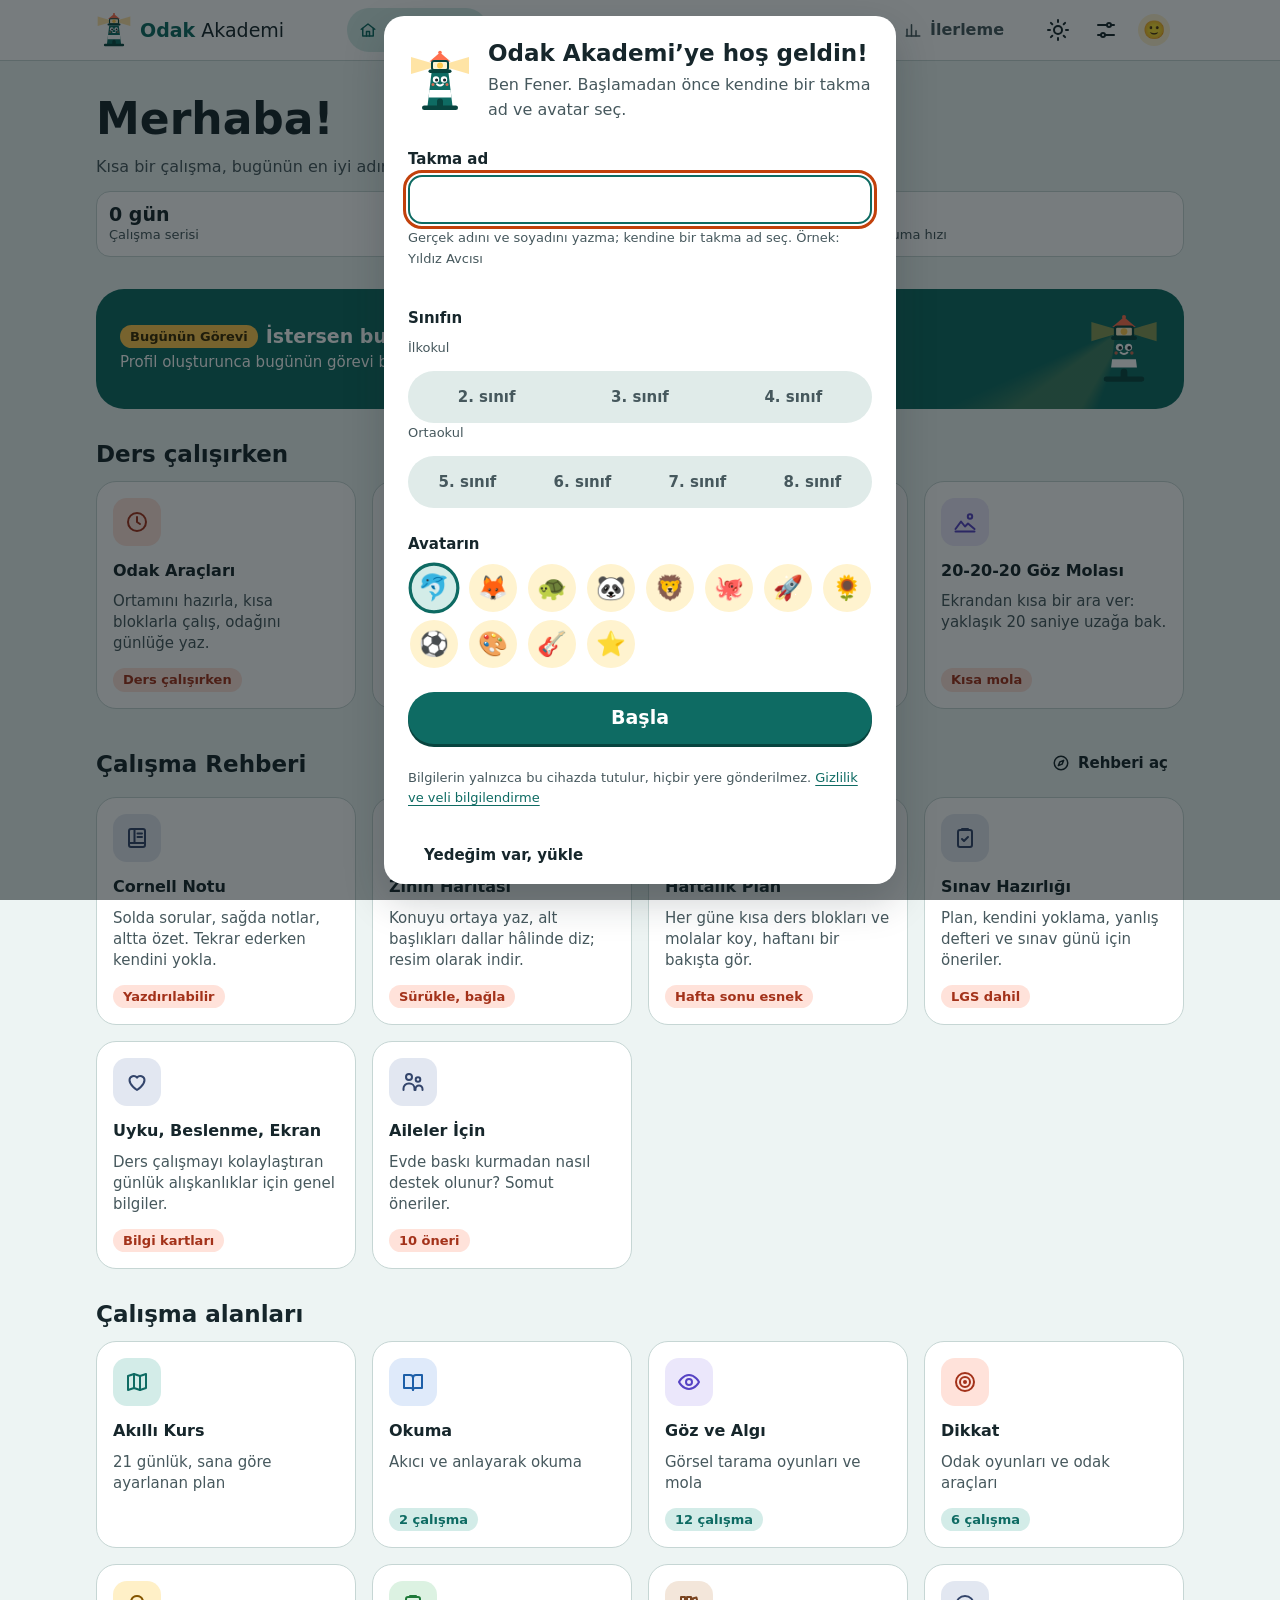
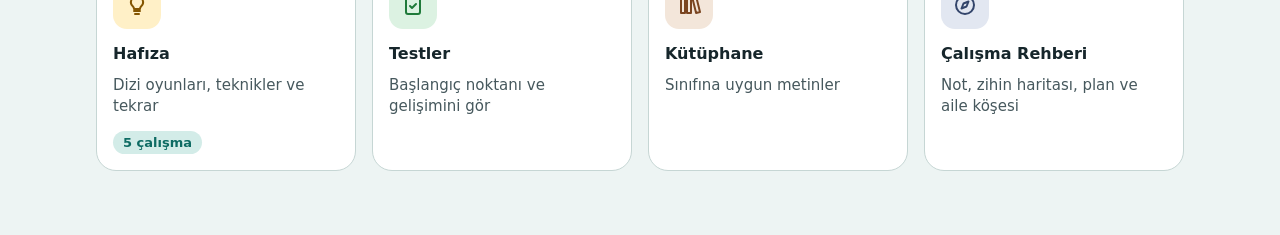
<file: index.html>
<!-- Odak Akademi tek sayfa (S25: CSP, küresel hata yakalayıcı, gizlilik bağlantıları): üst çubuk, ana ekran, alan ve egzersiz listeleri, kütüphane, odak araçları (S12), hafıza teknikleri (S15), tekrar kartları (S16), seviye testi (S17), Akıllı Kurs ve rapor (S19), İlerleme ve veli raporu (S20), Çalışma Rehberi (S22), Veli/Öğretmen alanı (S24), ayarlar görünümü (S26: sürüm satırı; S33: çocukta “Dinamik” tema seçeneği), çocuk görünümü stili (S27), sınıfa uygun olmayan çalışma sayfası (S34a), Bugünün Görevi kartı (S35c), alt gezinme, profiller, yedek, PWA bağlantıları -->
<!doctype html>
<html lang="tr">
<head>
  <meta charset="utf-8">
  <!-- S25: Güvenlik politikası: yalnız uygulamanın kendi dosyaları yüklenir, dış adrese istek gidemez.
       style-src 'unsafe-inline': sayfadaki style="--yigin-bosluk…" öznitelikleri için (betik değil, yalnız stil) -->
  <meta http-equiv="Content-Security-Policy" content="default-src 'self'; script-src 'self'; style-src 'self' 'unsafe-inline'; img-src 'self' data: blob:; font-src 'self'; connect-src 'self'; media-src 'self' data: blob:; worker-src 'self'; manifest-src 'self'; object-src 'none'; frame-src 'none'; base-uri 'none'; form-action 'self'">
  <meta name="referrer" content="no-referrer">
  <meta name="viewport" content="width=device-width, initial-scale=1, viewport-fit=cover">
  <title>Odak Akademi</title>
  <meta name="description" content="İlkokul ve ortaokul öğrencileri (2-8. sınıf) için okuma, anlama, dikkat ve hafıza çalışmaları.">
  <meta name="theme-color" content="#ffffff" media="(prefers-color-scheme: light)">
  <meta name="theme-color" content="#172529" media="(prefers-color-scheme: dark)">
  <link rel="icon" href="icons/fener.svg" type="image/svg+xml">
  <link rel="manifest" href="manifest.webmanifest">
  <link rel="apple-touch-icon" href="icons/ikon-180.png">
  <meta name="apple-mobile-web-app-title" content="Odak Akademi">
  <meta name="mobile-web-app-capable" content="yes">
  <link rel="stylesheet" href="css/tokens.css">
  <link rel="stylesheet" href="css/base.css">
  <link rel="stylesheet" href="css/components.css">
  <link rel="stylesheet" href="css/library.css">
  <link rel="stylesheet" href="css/odak.css">
  <link rel="stylesheet" href="css/lessons.css">
  <link rel="stylesheet" href="css/srs.css">
  <link rel="stylesheet" href="css/testler.css">
  <link rel="stylesheet" href="css/kurs.css">
  <link rel="stylesheet" href="css/ilerleme.css">
  <link rel="stylesheet" href="css/rehber.css">
  <link rel="stylesheet" href="css/veli.css">
  <!-- S27: Çocuk görünümü (yalnız html[data-gorunum="cocuk"] iken etkili; en sonda yüklenir ki diğer stillerin üstüne yazsın) -->
  <link rel="stylesheet" href="css/cocuk.css">
  <!-- S25: Hata yakalayıcı modülden önce ve modül olmadan yüklenir: uygulama açılamazsa beyaz ekran yerine yardım ekranı çıkar -->
  <script src="js/core/hata-yakala.js"></script>
  <script type="module" src="js/app.js"></script>
</head>
<body>
  <!-- İkon seti sayfanın içinde: sunucu ayarından ve dosya türünden bağımsız çalışır -->
  <svg xmlns="http://www.w3.org/2000/svg" aria-hidden="true" focusable="false" style="position:absolute;width:0;height:0;overflow:hidden">
  <symbol id="ev" viewBox="0 0 24 24"><path d="M3 11 12 4l9 7"/><path d="M5 10v10h14V10"/><path d="M10 20v-6h4v6"/></symbol>
  <symbol id="harita" viewBox="0 0 24 24"><path d="M9 4 3 6v14l6-2 6 2 6-2V4l-6 2-6-2z"/><path d="M9 4v14"/><path d="M15 6v14"/></symbol>
  <symbol id="kitap" viewBox="0 0 24 24"><path d="M3 5h6a3 3 0 0 1 3 3v12a2 2 0 0 0-2-2H3z"/><path d="M21 5h-6a3 3 0 0 0-3 3v12a2 2 0 0 1 2-2h7z"/></symbol>
  <symbol id="goz" viewBox="0 0 24 24"><path d="M2 12s3.6-7 10-7 10 7 10 7-3.6 7-10 7S2 12 2 12z"/><circle cx="12" cy="12" r="3"/></symbol>
  <symbol id="hedef" viewBox="0 0 24 24"><circle cx="12" cy="12" r="9"/><circle cx="12" cy="12" r="5"/><circle cx="12" cy="12" r="1"/></symbol>
  <symbol id="ampul" viewBox="0 0 24 24"><path d="M9 18h6"/><path d="M10 21h4"/><path d="M12 3a6 6 0 0 0-4 10.5c.7.7 1 1.5 1 2.5h6c0-1 .3-1.8 1-2.5A6 6 0 0 0 12 3z"/></symbol>
  <symbol id="test" viewBox="0 0 24 24"><rect x="5" y="4" width="14" height="17" rx="2"/><path d="M9 4V3h6v1"/><path d="m9 13 2 2 4-4"/></symbol>
  <symbol id="kitaplar" viewBox="0 0 24 24"><path d="M4 4h4v16H4z"/><path d="M10 4h4v16h-4z"/><path d="m15.5 5.5 3.9-1 3.6 14.5-3.9 1z"/></symbol>
  <symbol id="pusula" viewBox="0 0 24 24"><circle cx="12" cy="12" r="9"/><path d="m15.5 8.5-2 5-5 2 2-5z"/></symbol>
  <symbol id="grafik" viewBox="0 0 24 24"><path d="M4 20V11"/><path d="M10 20V5"/><path d="M16 20v-7"/><path d="M3 20h18"/></symbol>
  <symbol id="ayar" viewBox="0 0 24 24"><path d="M4 7h9"/><path d="M17 7h3"/><circle cx="15" cy="7" r="2"/><path d="M4 17h3"/><path d="M11 17h9"/><circle cx="9" cy="17" r="2"/></symbol>
  <symbol id="gunes" viewBox="0 0 24 24"><circle cx="12" cy="12" r="4"/><path d="M12 2v2M12 20v2M4.9 4.9l1.4 1.4M17.7 17.7l1.4 1.4M2 12h2M20 12h2M4.9 19.1l1.4-1.4M17.7 6.3l1.4-1.4"/></symbol>
  <symbol id="ay" viewBox="0 0 24 24"><path d="M20 14.5A8 8 0 0 1 9.5 4a8 8 0 1 0 10.5 10.5z"/></symbol>
  <symbol id="kapat" viewBox="0 0 24 24"><path d="M6 6l12 12M18 6 6 18"/></symbol>
  <symbol id="onay" viewBox="0 0 24 24"><path d="m5 12 5 5 9-10"/></symbol>
  <symbol id="saat" viewBox="0 0 24 24"><circle cx="12" cy="12" r="9"/><path d="M12 7v5l3 2"/></symbol>
  <symbol id="alev" viewBox="0 0 24 24"><path d="M12 3c1 3.5 5 5.5 5 10a5 5 0 0 1-10 0c0-2.5 1.5-4 2.5-5 .3 1.8 1.2 2.8 2.5 3 0-3-1-5.5 0-8z"/></symbol>
  <symbol id="yildiz" viewBox="0 0 24 24"><path d="m12 3 2.7 5.6 6.1.9-4.4 4.3 1 6.1L12 17l-5.5 2.9 1-6.1-4.4-4.3 6.1-.9z"/></symbol>
  <symbol id="kilit" viewBox="0 0 24 24"><rect x="5" y="11" width="14" height="10" rx="2"/><path d="M8 11V8a4 4 0 0 1 8 0v3"/></symbol>
  <symbol id="ok-sag" viewBox="0 0 24 24"><path d="M5 12h14"/><path d="m13 6 6 6-6 6"/></symbol>
  <symbol id="kalem" viewBox="0 0 24 24"><path d="M4 20h4L19 9l-4-4L4 16z"/><path d="m14 6 4 4"/></symbol>
  <symbol id="cop" viewBox="0 0 24 24"><path d="M4 7h16"/><path d="M9 7V4h6v3"/><path d="m6 7 1 13h10l1-13"/><path d="M10 11v6M14 11v6"/></symbol>
  <symbol id="duraklat" viewBox="0 0 24 24"><path d="M9 5v14M15 5v14" fill="none" stroke="currentColor" stroke-width="2.5" stroke-linecap="round"/></symbol>
  <symbol id="devam" viewBox="0 0 24 24"><path d="M8 5.5v13l10.5-6.5z" fill="currentColor" stroke="currentColor" stroke-width="2.5" stroke-linejoin="round"/></symbol>
  <symbol id="tam-ekran" viewBox="0 0 24 24"><path d="M4 9V4h5M15 4h5v5M20 15v5h-5M9 20H4v-5" fill="none" stroke="currentColor" stroke-width="2.5" stroke-linecap="round" stroke-linejoin="round"/></symbol>
  <symbol id="indir" viewBox="0 0 24 24"><path d="M12 4v11"/><path d="m7 10 5 5 5-5"/><path d="M5 20h14"/></symbol>
  <symbol id="yenile" viewBox="0 0 24 24"><path d="M20 11a8 8 0 1 0-2.3 5.7"/><path d="M20 5v6h-6"/></symbol>
  <symbol id="ses" viewBox="0 0 24 24"><path d="M4 10v4h4l5 4V6l-5 4z"/><path d="M16 9a4 4 0 0 1 0 6"/><path d="M18.5 6.5a7.5 7.5 0 0 1 0 11"/></symbol>
  <symbol id="bilgi" viewBox="0 0 24 24"><circle cx="12" cy="12" r="9"/><path d="M12 11v5"/><path d="M12 8h.01"/></symbol>
  <symbol id="izgara" viewBox="0 0 24 24"><rect x="4" y="4" width="16" height="16" rx="2"/><path d="M9.3 4v16M14.7 4v16M4 9.3h16M4 14.7h16"/></symbol>
  <symbol id="yorunge" viewBox="0 0 24 24"><path d="M12 12c-2-2.5-3.5-4-5.5-4a4 4 0 0 0 0 8c2 0 3.5-1.5 5.5-4s3.5-4 5.5-4a4 4 0 0 1 0 8c-2 0-3.5-1.5-5.5-4z"/><circle cx="17.5" cy="8" r="1.6" fill="currentColor"/></symbol>
  <symbol id="satirlar" viewBox="0 0 24 24"><path d="M4 6h16M4 11h16M4 16h9"/><path d="m16 14 3 2.5-3 2.5"/></symbol>
  <symbol id="cevre" viewBox="0 0 24 24"><path d="M12 10v4M10 12h4"/><rect x="3" y="3" width="5" height="4" rx="1"/><rect x="16" y="3" width="5" height="4" rx="1"/><rect x="3" y="17" width="5" height="4" rx="1"/><rect x="16" y="17" width="5" height="4" rx="1"/></symbol>
  <symbol id="grup-flas" viewBox="0 0 24 24"><rect x="3" y="8" width="18" height="9" rx="2"/><path d="M6.5 12.5h4M13 12.5h4.5"/><path d="M12 2.5v3M5.5 4l1.5 2.2M18.5 4 17 6.2"/></symbol>
  <symbol id="piramit" viewBox="0 0 24 24"><path d="M10 5h4M7.5 10h9M5 15h14M3 20h18"/></symbol>
  <symbol id="sekil" viewBox="0 0 24 24"><path d="M12 3 20 12l-8 9-8-9z"/><path d="M9.5 10h5M8 13.5h8"/></symbol>
  <symbol id="fark" viewBox="0 0 24 24"><rect x="2.5" y="5" width="8.5" height="14" rx="1.5"/><rect x="13" y="5" width="8.5" height="14" rx="1.5"/><circle cx="6.75" cy="12" r="2"/><path d="m15.5 10 3.5 4M19 10l-3.5 4"/></symbol>
  <symbol id="arama" viewBox="0 0 24 24"><circle cx="10.5" cy="10.5" r="6.5"/><path d="m15.5 15.5 5 5"/><path d="m10.5 7.5 1 2 2 .3-1.5 1.4.4 2-1.9-1-1.9 1 .4-2-1.5-1.4 2-.3z"/></symbol>
  <symbol id="simge" viewBox="0 0 24 24"><rect x="3" y="4" width="18" height="16" rx="2"/><path d="M3 12h18M12 4v16"/><circle cx="7.5" cy="8" r="1.6"/><path d="m16.5 6.4 1.7 3h-3.4z"/><path d="M7.5 14.5v3M16.5 14.5v3"/></symbol>
  <symbol id="ayna" viewBox="0 0 24 24"><path d="M12 3v18" stroke-dasharray="2 2.5"/><path d="M9.5 7H4.5v10h3v-4h2z"/><path d="M14.5 7h5v10h-3v-4h-2z"/></symbol>
  <symbol id="uzak" viewBox="0 0 24 24"><path d="M2.5 19 8 11.5l4 5 3-3 6.5 5.5"/><circle cx="17" cy="6.5" r="2.2"/><path d="M2.5 21.5h19"/></symbol>
  <symbol id="isik" viewBox="0 0 24 24"><circle cx="12" cy="12" r="4" fill="currentColor"/><circle cx="12" cy="12" r="7.5"/><path d="M12 1.5v2M12 20.5v2M1.5 12h2M20.5 12h2"/></symbol>
  <symbol id="renk-kelime" viewBox="0 0 24 24"><path d="M3.5 18 8 6l4.5 12"/><path d="M5.2 13.5h5.6"/><circle cx="17.5" cy="8" r="2.8"/><path d="M15 14h5.5M15 18h5.5"/></symbol>
  <symbol id="nefes" viewBox="0 0 24 24"><rect x="4" y="4" width="16" height="16" rx="2.5"/><path d="M4 13V9" stroke-width="3.5"/><circle cx="4" cy="9" r="1.8" fill="currentColor"/></symbol>
  <symbol id="git-dur" viewBox="0 0 24 24"><rect x="7" y="2.5" width="10" height="19" rx="3"/><circle cx="12" cy="7.5" r="2"/><circle cx="12" cy="16.5" r="2" fill="currentColor"/></symbol>
  <symbol id="rakam-dizi" viewBox="0 0 24 24"><rect x="2.5" y="5.5" width="19" height="13" rx="2"/><path d="M5.5 10 7 9v6"/><path d="M10 10a1.5 1.5 0 0 1 3 .2c0 1.6-3 2.8-3 4.8h3"/><path d="M15.5 9h3l-1.6 2.2a1.7 1.7 0 1 1-1.6 2.9"/></symbol>
  <symbol id="bloklar" viewBox="0 0 24 24"><rect x="2.5" y="2.5" width="6" height="6" rx="1.2"/><rect x="15.5" y="4.5" width="6" height="6" rx="1.2"/><rect x="8.5" y="15.5" width="6" height="6" rx="1.2"/><path d="M8.5 5.5h7M17.5 10.5l-4.5 5" stroke-dasharray="1.6 2"/></symbol>
  <symbol id="n-geri" viewBox="0 0 24 24"><rect x="3" y="3" width="7" height="9" rx="1.5"/><rect x="14" y="3" width="7" height="9" rx="1.5"/><path d="M5.5 7.5h2M16 6.5h3M16 8.5h3"/><path d="M19 18H6"/><path d="m9 15-3 3 3 3"/></symbol>
  <symbol id="kelime-liste" viewBox="0 0 24 24"><path d="M9 6h11M9 12h11M9 18h7"/><path d="M4.5 6h.01M4.5 12h.01M4.5 18h.01" stroke-width="3.5"/></symbol>
  <symbol id="kartlar" viewBox="0 0 24 24"><rect x="2.5" y="5" width="8.5" height="13" rx="1.5"/><rect x="13" y="5" width="8.5" height="13" rx="1.5"/><path d="m6.75 9 2 2.5-2 2.5-2-2.5z"/><path d="m17.25 9 2 2.5-2 2.5-2-2.5z"/></symbol>
  <symbol id="tekrar-kart" viewBox="0 0 24 24"><rect x="3" y="8" width="13" height="13" rx="2"/><path d="M8 5V4.5A1.5 1.5 0 0 1 9.5 3H19a2 2 0 0 1 2 2v9.5a1.5 1.5 0 0 1-1.5 1.5H19"/><path d="M12.5 13.5a3 3 0 1 0-.9 2.2"/><path d="M12.8 11.2v2.3h-2.3"/></symbol>
  <!-- S22: Çalışma Rehberi ikonları -->
  <symbol id="arti" viewBox="0 0 24 24"><path d="M12 5v14M5 12h14"/></symbol>
  <symbol id="not-sayfasi" viewBox="0 0 24 24"><rect x="4" y="3" width="16" height="18" rx="2"/><path d="M9.5 3v14"/><path d="M4 17h16"/><path d="M12.5 7.5h4.5M12.5 11h4.5"/></symbol>
  <symbol id="zihin" viewBox="0 0 24 24"><circle cx="12" cy="12" r="2.6"/><circle cx="4.5" cy="5.5" r="2"/><circle cx="19.5" cy="6.5" r="2"/><circle cx="18" cy="19" r="2"/><circle cx="5" cy="18.5" r="2"/><path d="M10 10.3 6 7M14.2 10.8l3.6-2.8M13.8 14l2.8 3.4M10 14l-3.4 3"/></symbol>
  <symbol id="takvim" viewBox="0 0 24 24"><rect x="3.5" y="5" width="17" height="15.5" rx="2"/><path d="M3.5 10h17M8 3v4M16 3v4"/><path d="M7.5 14h3M13.5 14h3M7.5 17.2h3"/></symbol>
  <symbol id="kalp" viewBox="0 0 24 24"><path d="M12 20s-7.5-4.6-7.5-10A4.2 4.2 0 0 1 12 7.6 4.2 4.2 0 0 1 19.5 10c0 5.4-7.5 10-7.5 10z"/></symbol>
  <symbol id="aile" viewBox="0 0 24 24"><circle cx="8" cy="7" r="3"/><circle cx="17" cy="9.5" r="2.3"/><path d="M2.5 20v-1.5a5 5 0 0 1 5-5h1a5 5 0 0 1 5 5V20"/><path d="M14.5 20v-1a3.5 3.5 0 0 1 7 0v1"/></symbol>
  <symbol id="elma" viewBox="0 0 24 24"><path d="M12 7.5c-1.6-1-5.5-1.2-6.8 2.3-1.3 3.4.6 8.4 3.4 9.7 1.3.6 2.3-.2 3.4-.2s2.1.8 3.4.2c2.8-1.3 4.7-6.3 3.4-9.7C17.5 6.3 13.6 6.5 12 7.5z"/><path d="M12 7.5c0-2 .8-3.6 2.5-4.5"/></symbol>
  <symbol id="ekran" viewBox="0 0 24 24"><rect x="3" y="4" width="18" height="12.5" rx="2"/><path d="M9 20.5h6M12 16.5v4"/></symbol>
  <symbol id="akademi" viewBox="0 0 24 24"><path d="M2 9.5 12 5l10 4.5L12 14z"/><path d="M6 11.5V16c0 1.4 2.7 3 6 3s6-1.6 6-3v-4.5"/><path d="M22 9.5V15"/></symbol>
  </svg>

  <a class="atla-baglanti" href="#ana-icerik">İçeriğe atla</a>

  <header class="ust-cubuk">
    <div class="ust-cubuk__ic kapsayici">
      <a class="logo" href="#/" aria-label="Odak Akademi, ana sayfa">
        <img src="icons/fener.svg" alt="" width="36" height="36">
        <span class="logo__yazi" aria-hidden="true"><b>Odak</b> Akademi</span>
      </a>

      <nav class="ust-gezinme" aria-label="Ana gezinme">
        <a href="#/" aria-current="page"><svg class="ikon ikon--kucuk" aria-hidden="true"><use href="#ev"/></svg>Ana Sayfa</a>
        <a href="#/kurs"><svg class="ikon ikon--kucuk" aria-hidden="true"><use href="#harita"/></svg>Kurs</a>
        <a href="#/egzersizler"><svg class="ikon ikon--kucuk" aria-hidden="true"><use href="#hedef"/></svg>Egzersizler</a>
        <a href="#/kutuphane"><svg class="ikon ikon--kucuk" aria-hidden="true"><use href="#kitaplar"/></svg>Kütüphane</a>
        <a href="#/ilerleme"><svg class="ikon ikon--kucuk" aria-hidden="true"><use href="#grafik"/></svg>İlerleme</a>
      </nav>

      <div class="ust-cubuk__eylemler">
        <button class="btn btn--hayalet btn--ikon" id="tema-dugmesi" type="button" aria-pressed="false" aria-label="Koyu tema" title="Koyu temayı aç / kapat">
          <svg class="ikon" aria-hidden="true"><use href="#gunes"/></svg>
        </button>
        <a class="btn btn--hayalet btn--ikon" id="ayar-dugmesi" href="#/ayarlar" aria-label="Ayarlar" title="Ayarlar">
          <svg class="ikon" aria-hidden="true"><use href="#ayar"/></svg>
        </a>
        <button class="btn btn--hayalet profil-dugmesi" id="profil-dugmesi" type="button" aria-haspopup="dialog" aria-label="Profiller" title="Profiller">
          <span class="avatar avatar--emoji avatar--kucuk" aria-hidden="true">🙂</span>
          <span class="profil-dugmesi__ad" aria-hidden="true"></span>
        </button>
      </div>
    </div>
  </header>

  <main id="ana-icerik" class="ana kapsayici" tabindex="-1">
    <div class="yigin" data-rota="/" style="--yigin-bosluk: var(--b-6)">

      <section aria-labelledby="karsilama-baslik" class="yigin" style="--yigin-bosluk: var(--b-3)">
        <div>
          <h1 id="karsilama-baslik">Merhaba!</h1>
          <p class="soluk">Kısa bir çalışma, bugünün en iyi adımı.</p>
        </div>
        <ul class="mini-istatistik" aria-label="Kısa özet">
          <li><strong id="ozet-seri">0 gün</strong><span>Çalışma serisi</span></li>
          <li><strong id="ozet-hafta">0 dk</strong><span>Son 7 gün</span></li>
          <li><strong id="ozet-eoh">—</strong><span>Etkin okuma hızı</span></li>
        </ul>
      </section>

      <!-- S35c: Bugünün Görevi (S20 “Bugün” kartı buna katıldı: günlük hedef, “bugünlük yeter”, seviye, seri, haftalık hedef); içini js/modules/gorev/gorev-karti.js çizer -->
      <section class="gorev-karti" id="gorev-karti" aria-labelledby="gorev-baslik" aria-busy="true">
        <div class="gorev-karti__ust">
          <div class="yigin" style="--yigin-bosluk: var(--b-2)">
            <span class="rozet rozet--gunes">Bugünün Görevi</span>
            <h2 id="gorev-baslik">Bugün için hazırlanıyor…</h2>
          </div>
          <img class="gorev-karti__maskot" src="icons/fener.svg" alt="" width="72" height="72">
        </div>
      </section>

      <!-- S12: ders çalışırken kısayolları (Odak Araçları + göz molası); kartlar app.js'te katalog.js'ten çizilir (K2) -->
      <section aria-labelledby="mola-kisayol-baslik">
        <div class="bolum-baslik">
          <h2 id="mola-kisayol-baslik">Ders çalışırken</h2>
        </div>
        <ul class="izgara modul-izgara" id="kisayol-kartlari" aria-labelledby="mola-kisayol-baslik"></ul>
      </section>

      <!-- S22: Çalışma Rehberi araç ve bilgi kartları; app.js'te katalog.js'ten çizilir (modul: rehber) -->
      <section aria-labelledby="rehber-kisayol-baslik">
        <div class="bolum-baslik">
          <h2 id="rehber-kisayol-baslik">Çalışma Rehberi</h2>
          <a class="btn btn--hayalet btn--kucuk" href="#/rehber"><svg class="ikon ikon--kucuk" aria-hidden="true"><use href="#pusula"/></svg>Rehberi aç</a>
        </div>
        <ul class="izgara modul-izgara" id="rehber-kartlari" aria-labelledby="rehber-kisayol-baslik"></ul>
      </section>

      <section aria-labelledby="moduller-baslik">
        <div class="bolum-baslik">
          <h2 id="moduller-baslik">Çalışma alanları</h2>
        </div>
        <ul class="izgara modul-izgara">
          <li>
            <a class="kart kart--modul" href="#/kurs" data-modul="kurs">
              <span class="kart__ikon" aria-hidden="true"><svg class="ikon"><use href="#harita"/></svg></span>
              <span class="kart__baslik">Akıllı Kurs</span>
              <span class="kart__aciklama">21 günlük, sana göre ayarlanan plan</span>
            </a>
          </li>
          <li>
            <a class="kart kart--modul" href="#/modul/oku" data-modul="oku">
              <span class="kart__ikon" aria-hidden="true"><svg class="ikon"><use href="#kitap"/></svg></span>
              <span class="kart__baslik">Okuma</span>
              <span class="kart__aciklama">Akıcı ve anlayarak okuma</span>
            </a>
          </li>
          <li>
            <a class="kart kart--modul" href="#/modul/goz" data-modul="goz">
              <span class="kart__ikon" aria-hidden="true"><svg class="ikon"><use href="#goz"/></svg></span>
              <span class="kart__baslik">Göz ve Algı</span>
              <span class="kart__aciklama">Görsel tarama oyunları ve mola</span>
            </a>
          </li>
          <li>
            <a class="kart kart--modul" href="#/modul/dikkat" data-modul="dikkat">
              <span class="kart__ikon" aria-hidden="true"><svg class="ikon"><use href="#hedef"/></svg></span>
              <span class="kart__baslik">Dikkat</span>
              <span class="kart__aciklama">Odak oyunları ve odak araçları</span>
            </a>
          </li>
          <li>
            <a class="kart kart--modul" href="#/modul/hafiza" data-modul="hafiza">
              <span class="kart__ikon" aria-hidden="true"><svg class="ikon"><use href="#ampul"/></svg></span>
              <span class="kart__baslik">Hafıza</span>
              <span class="kart__aciklama">Dizi oyunları, teknikler ve tekrar</span>
            </a>
          </li>
          <li>
            <a class="kart kart--modul" href="#/testler" data-modul="testler">
              <span class="kart__ikon" aria-hidden="true"><svg class="ikon"><use href="#test"/></svg></span>
              <span class="kart__baslik">Testler</span>
              <span class="kart__aciklama">Başlangıç noktanı ve gelişimini gör</span>
            </a>
          </li>
          <li>
            <a class="kart kart--modul" href="#/kutuphane" data-modul="kutuphane">
              <span class="kart__ikon" aria-hidden="true"><svg class="ikon"><use href="#kitaplar"/></svg></span>
              <span class="kart__baslik">Kütüphane</span>
              <span class="kart__aciklama">Sınıfına uygun metinler</span>
            </a>
          </li>
          <li>
            <a class="kart kart--modul" href="#/rehber" data-modul="rehber">
              <span class="kart__ikon" aria-hidden="true"><svg class="ikon"><use href="#pusula"/></svg></span>
              <span class="kart__baslik">Çalışma Rehberi</span>
              <span class="kart__aciklama">Not, zihin haritası, plan ve aile köşesi</span>
            </a>
          </li>
        </ul>
      </section>

    </div>

    <!-- D03: Alan sayfası (#/modul/<ad>) ve tüm egzersizler (#/egzersizler); içerik egzersiz-listesi.js ile çizilir -->
    <div class="yigin" id="modul-sayfasi" data-rota="/modul/:ad" hidden style="--yigin-bosluk: var(--b-5)"></div>
    <div class="yigin" id="egzersizler-sayfasi" data-rota="/egzersizler" hidden style="--yigin-bosluk: var(--b-6)"></div>
    <!-- S34a: sınıfa uygun olmayan çalışma (#/sinif-disi/<ad>); içerik js/modules/egzersiz-listesi.js sinifDisiSayfasiCiz() -->
    <div class="yigin" id="sinif-disi-sayfasi" data-rota="/sinif-disi/:ad" hidden style="--yigin-bosluk: var(--b-5)"></div>
    <!-- S07: Kütüphane (#/kutuphane); içerik js/modules/kutuphane/kutuphane.js ile çizilir -->
    <div class="yigin" id="kutuphane-sayfasi" data-rota="/kutuphane" hidden style="--yigin-bosluk: var(--b-5)"></div>
    <!-- S12: Odak Araçları (#/odak); içerik js/modules/odak/odak-araclari.js ile çizilir -->
    <div class="yigin odak-sayfa" id="odak-sayfasi" data-rota="/odak" hidden style="--yigin-bosluk: var(--b-5)"></div>
    <!-- S15: Hafıza Teknikleri (#/teknikler) ve ders sayfası (#/teknikler/<ad>); içerik js/modules/hafiza/teknikler.js ile çizilir -->
    <div class="yigin" id="teknikler-sayfasi" data-rota="/teknikler" hidden style="--yigin-bosluk: var(--b-5)"></div>
    <div class="yigin" id="ders-sayfasi" data-rota="/teknikler/:ad" hidden style="--yigin-bosluk: var(--b-4)"></div>
    <!-- S16: Tekrar Kartları (#/tekrar) ve deste sayfası (#/tekrar/<deste>); içerik js/modules/hafiza/tekrar.js ile çizilir -->
    <div class="yigin" id="tekrar-sayfasi" data-rota="/tekrar" hidden style="--yigin-bosluk: var(--b-6)"></div>
    <div class="yigin" id="deste-sayfasi" data-rota="/tekrar/:deste" hidden style="--yigin-bosluk: var(--b-5)"></div>
    <!-- S17: Seviye Belirleme Testi ve profil radarı (#/testler); içerik js/modules/testler/seviye-testi.js ile çizilir -->
    <div class="yigin" id="testler-sayfasi" data-rota="/testler" hidden style="--yigin-bosluk: var(--b-5)"></div>
    <!-- S19: Akıllı Kurs (#/kurs) ve kurs raporu (#/kurs/rapor); içerik js/modules/kurs/kurs-sayfasi.js ile çizilir -->
    <div class="yigin" id="kurs-sayfasi" data-rota="/kurs" hidden style="--yigin-bosluk: var(--b-5)"></div>
    <div class="yigin" id="kurs-rapor-sayfasi" data-rota="/kurs/rapor" hidden style="--yigin-bosluk: var(--b-5)"></div>
    <!-- S20: İlerleme paneli (#/ilerleme) ve veli raporu (#/ilerleme/rapor); içerik js/modules/ilerleme/ilerleme-sayfasi.js ile çizilir -->
    <div class="yigin" id="ilerleme-sayfasi" data-rota="/ilerleme" hidden style="--yigin-bosluk: var(--b-6)"></div>
    <div class="yigin veli-raporu" id="ilerleme-rapor-sayfasi" data-rota="/ilerleme/rapor" hidden style="--yigin-bosluk: var(--b-5)"></div>
    <!-- S22: Çalışma Rehberi (#/rehber) ve araç/bilgi sayfası (#/rehber/<sayfa>); içerik js/modules/rehber/rehber-sayfasi.js ile çizilir -->
    <div class="yigin" id="rehber-sayfasi" data-rota="/rehber" hidden style="--yigin-bosluk: var(--b-6)"></div>
    <div class="yigin" id="rehber-alt-sayfasi" data-rota="/rehber/:sayfa" hidden style="--yigin-bosluk: var(--b-5)"></div>
    <!-- S24: Veli/Öğretmen alanı (#/veli, PIN korumalı) ve profil raporu (#/veli/rapor?profil=<id>); içerik js/modules/veli/veli-sayfasi.js ile çizilir -->
    <div class="yigin veli-sayfa" id="veli-sayfasi" data-rota="/veli" hidden style="--yigin-bosluk: var(--b-5)"></div>
    <div class="yigin veli-raporu" id="veli-rapor-sayfasi" data-rota="/veli/rapor" hidden style="--yigin-bosluk: var(--b-5)"></div>

    <!-- Ayarlar sayfası (#/ayarlar): seçimler etkin profile kaydedilir -->
    <div class="yigin ayarlar-sayfasi" data-rota="/ayarlar" hidden style="--yigin-bosluk: var(--b-5)">
      <div>
        <h1 id="ayarlar-baslik">Ayarlar</h1>
        <p class="soluk" id="ayarlar-aciklama">Seçimlerin bu profil için kaydedilir.</p>
      </div>

      <form class="yigin" id="ayar-formu" style="--yigin-bosluk: var(--b-5)">
        <section class="kart ayar-bolumu" aria-labelledby="gorunum-baslik">
          <h2 id="gorunum-baslik">Görünüm ve okuma</h2>

          <fieldset class="grup">
            <legend>Tema</legend>
            <div class="segment">
              <label><input type="radio" name="tema" value="sistem"><span>Cihaz</span></label>
              <label><input type="radio" name="tema" value="acik"><span>Açık</span></label>
              <label><input type="radio" name="tema" value="koyu"><span>Koyu</span></label>
              <!-- S33: yalnız çocuk görünümünde; a11y.js ayarFormuBagla seçenekleri görünüme göre dizer (çocukta “Cihaz” yerine) -->
              <label><input type="radio" name="tema" value="dinamik"><span>Dinamik</span></label>
            </div>
            <p class="alan__ipucu" data-tema-not hidden>Dinamik: saate göre gündüz açık, gece koyu renkler; gökte güneş ve ay ilerler.</p>
          </fieldset>

          <div class="alan">
            <label class="alan__etiket" for="ayar-yazi">Yazı boyutu</label>
            <select class="girdi" id="ayar-yazi" name="yaziBoyutu">
              <option value="kucuk">Küçük</option>
              <option value="normal">Normal</option>
              <option value="buyuk">Büyük</option>
              <option value="cok-buyuk">Çok büyük</option>
            </select>
          </div>

          <fieldset class="grup" aria-describedby="font-ipucu">
            <legend>Yazı tipi</legend>
            <label class="secim"><input type="radio" name="font" value="standart"> Standart</label>
            <label class="secim"><input type="radio" name="font" value="disleksi"> Okuma dostu (harfler daha ayırt edilir, aralıklar geniş)</label>
            <p class="alan__ipucu" id="font-ipucu">Okuma dostu yazı tipi uygulamayla birlikte gelir; internet olmadan da çalışır.</p>
          </fieldset>

          <div class="ayar-onizleme">
            <p class="ayar-onizleme__etiket">Önizleme</p>
            <p>Işık kulesinin penceresinden bakan Ilgın, sisin yavaş yavaş dağıldığını gördü. Çağrı’nın küçük teknesi kıyıya yaklaşıyordu.</p>
          </div>
        </section>

        <section class="kart ayar-bolumu" aria-labelledby="ses-hareket-baslik">
          <h2 id="ses-hareket-baslik">Ses ve hareket</h2>
          <label class="anahtar">
            <span>Ses efektleri <small class="soluk">(doğru, “henüz değil”, sonuç ve geri sayım sesleri; her sesin ekranda karşılığı vardır)</small></span>
            <input type="checkbox" role="switch" name="ses">
            <span class="anahtar__ray" aria-hidden="true"></span>
          </label>
          <!-- S29: ses düzeyi ve egzersizde yalnız geri bildirim sesleri. Profil ayarları: sesDuzeyi, sesYalnizGeriBildirim -->
          <div class="alan">
            <label class="alan__etiket" for="ayar-ses-duzeyi">Ses düzeyi</label>
            <select class="girdi" id="ayar-ses-duzeyi" name="sesDuzeyi">
              <option value="kisik">Kısık</option>
              <option value="orta">Orta</option>
              <option value="yuksek">Yüksek</option>
            </select>
          </div>
          <label class="anahtar">
            <span>Egzersizde yalnız geri bildirim sesleri <small class="soluk">(doğru, “henüz değil” ve sonuç sesleri çalar; geri sayım ve dokunma sesleri susar)</small></span>
            <input type="checkbox" role="switch" name="sesYalnizGeriBildirim">
            <span class="anahtar__ray" aria-hidden="true"></span>
          </label>
          <div>
            <button class="btn btn--hayalet btn--kucuk" id="ses-dene" type="button">
              <svg class="ikon ikon--kucuk" aria-hidden="true"><use href="#ses"/></svg>Sesi dene
            </button>
          </div>
          <label class="anahtar">
            <span>Hareketi azalt <small class="soluk">(kayma ve geçiş efektleri kapanır)</small></span>
            <input type="checkbox" role="switch" name="hareketAzalt">
            <span class="anahtar__ray" aria-hidden="true"></span>
          </label>
          <div>
            <button class="btn btn--hayalet btn--kucuk" id="ayar-sifirla" type="button">Görünümü ilk hâline döndür</button>
          </div>
        </section>

        <!-- S10: mola hatırlatıcısı (çerçevede mola önerisi + okumada göz molası). Profil ayarı: molaRehberi -->
        <section class="kart ayar-bolumu" aria-labelledby="mola-ayar-baslik">
          <h2 id="mola-ayar-baslik">Mola</h2>
          <label class="anahtar">
            <span>Mola hatırlatıcısı <small class="soluk">(uzun çalışmada kısa mola ve uzağa bakma önerisi, 20-20-20)</small></span>
            <input type="checkbox" role="switch" name="molaRehberi" aria-describedby="mola-ipucu">
            <span class="anahtar__ray" aria-hidden="true"></span>
          </label>
          <p class="alan__ipucu" id="mola-ipucu">Kapalıyken egzersiz ve okuma sırasında mola önerisi çıkmaz. Göz molasını istediğin zaman aşağıdaki bağlantıdan ya da Göz ve Algı alanından açabilirsin.</p>
          <div>
            <a class="btn btn--hayalet btn--kucuk" href="#/egzersiz/goz-molasi">
              <svg class="ikon ikon--kucuk" aria-hidden="true"><use href="#uzak"/></svg>20-20-20 göz molasını aç
            </a>
          </div>
        </section>
      </form>

      <section class="kart ayar-bolumu" aria-labelledby="uygulama-baslik">
        <h2 id="uygulama-baslik">Uygulama</h2>
        <p class="ayar-durum" id="cevrimdisi-durum" data-durum="bekliyor">Çevrimdışı kullanım hazırlanıyor…</p>
        <div>
          <button class="btn btn--birincil" id="ana-ekrana-ekle" type="button" hidden>
            <svg class="ikon" aria-hidden="true"><use href="#indir"/></svg>Ana ekrana ekle
          </button>
        </div>
        <p class="alan__ipucu" id="ios-ipucu" hidden>iPhone veya iPad’de: Safari’de Paylaş düğmesine dokun, sonra “Ana Ekrana Ekle”yi seç.</p>
        <p class="alan__ipucu" id="yuklu-ipucu" hidden>Odak Akademi bu cihazda uygulama olarak açık.</p>
        <!-- S26: çalışan sürüm (destek ve test için); service worker yanıt verince görünür -->
        <p class="alan__ipucu" id="uygulama-surumu" hidden></p>
      </section>

      <!-- S24: Veli/Öğretmen alanına giriş (PIN korumalı) -->
      <section class="kart ayar-bolumu" aria-labelledby="veli-giris-baslik">
        <h2 id="veli-giris-baslik">Veli / Öğretmen alanı</h2>
        <p class="alan__ipucu">Profil raporları, günlük süre önerisi ve haftalık hedef, sınıf modu, tüm profillerin dışa aktarımı. 4 haneli PIN ile korunur.</p>
        <div>
          <a class="btn btn--ikincil" href="#/veli"><svg class="ikon" aria-hidden="true"><use href="#kilit"/></svg>Veli / Öğretmen alanını aç</a>
        </div>
      </section>

      <section class="kart ayar-bolumu" aria-labelledby="veri-baslik">
        <h2 id="veri-baslik">Verilerim</h2>
        <p class="alan__ipucu">Tüm bilgiler yalnızca bu cihazda tutulur. <span id="depo-kullanim"></span></p>
        <p class="alan__ipucu"><a href="gizlilik.html">Gizlilik ve veli bilgilendirme metnini oku</a></p>
        <div class="bildirim" id="sinif-modu-notu" hidden><p>Sınıf modu açık: yedek yükleme ve silme düğmeleri gizlendi. Veli / Öğretmen alanından sınıf modu kapatılınca görünür.</p></div>
        <div class="yedek-eylemler">
          <button class="btn btn--ikincil" id="ayar-yedek-indir" type="button">Yedeği indir</button>
          <button class="btn btn--hayalet" id="ayar-yedek-yukle" type="button">Yedeği yükle</button>
        </div>
        <div class="yedek-eylemler">
          <button class="btn btn--hayalet" id="sonuclari-sil" type="button">Bu profilin sonuçlarını sil</button>
          <button class="btn btn--hayalet tehlike-metin" id="tumunu-sil" type="button" aria-expanded="false" aria-controls="silme-onayi">Tüm verileri sil</button>
        </div>
        <div class="bildirim bildirim--hata silme-onayi" id="silme-onayi" role="group" aria-labelledby="silme-onayi-baslik" hidden>
          <div class="yigin" style="--yigin-bosluk: var(--b-3)">
            <p id="silme-onayi-baslik"><strong>Emin misin?</strong> Bu cihazdaki tüm profiller ve sonuçlar silinecek. Bu işlem geri alınamaz; istersen önce yedeği indir.</p>
            <div class="yedek-eylemler">
              <button class="btn btn--tehlike" id="tumunu-sil-onay" type="button">Evet, hepsini sil</button>
              <button class="btn btn--hayalet" id="tumunu-sil-vazgec" type="button">Vazgeç</button>
            </div>
          </div>
        </div>
      </section>
    </div>
  </main>

  <nav class="alt-gezinme" aria-label="Alt gezinme">
    <a href="#/" aria-current="page"><svg class="ikon" aria-hidden="true"><use href="#ev"/></svg><span>Ana Sayfa</span></a>
    <a href="#/kurs"><svg class="ikon" aria-hidden="true"><use href="#harita"/></svg><span>Kurs</span></a>
    <a href="#/egzersizler"><svg class="ikon" aria-hidden="true"><use href="#hedef"/></svg><span>Egzersiz</span></a>
    <a href="#/kutuphane"><svg class="ikon" aria-hidden="true"><use href="#kitaplar"/></svg><span>Kütüphane</span></a>
    <a href="#/ilerleme"><svg class="ikon" aria-hidden="true"><use href="#grafik"/></svg><span>İlerleme</span></a>
  </nav>

  <div class="toast-alani" role="status" aria-live="polite"></div>

  <!-- Yeni sürüm hazır olunca görünür; yenileme yalnızca öğrenci isteyince olur -->
  <div class="guncelleme-bandi" id="guncelleme-bandi" hidden>
    <p>Uygulamanın yeni sürümü hazır.</p>
    <button class="btn btn--gunes btn--kucuk" type="button" data-guncelle>
      <svg class="ikon ikon--kucuk" aria-hidden="true"><use href="#yenile"/></svg>Şimdi güncelle
    </button>
  </div>

  <!-- Profiller: hızlı geçiş, ekle/düzenle/sil, yedek -->
  <dialog class="modal" id="profil-modal" aria-labelledby="profil-modal-baslik">
    <div class="modal__ic">
      <div class="modal__ust">
        <h2 id="profil-modal-baslik">Profiller</h2>
        <button class="btn btn--hayalet btn--ikon" type="button" data-kapat aria-label="Kapat">
          <svg class="ikon" aria-hidden="true"><use href="#kapat"/></svg>
        </button>
      </div>
      <div class="modal__govde yigin" style="--yigin-bosluk: var(--b-6)">
        <section class="yigin" aria-labelledby="profil-liste-baslik" style="--yigin-bosluk: var(--b-3)">
          <h3 id="profil-liste-baslik">Kim çalışıyor?</h3>
          <ul class="profil-listesi" id="profil-listesi"></ul>
          <button class="btn btn--ikincil btn--blok" id="profil-ekle-dugmesi" type="button">Yeni profil ekle</button>
          <div class="yigin" id="profil-form-alani" style="--yigin-bosluk: var(--b-4)" hidden></div>
        </section>
        <section class="yigin" aria-labelledby="yedek-baslik" style="--yigin-bosluk: var(--b-3)">
          <h3 id="yedek-baslik">Yedek</h3>
          <p class="alan__ipucu">Tüm profiller ve sonuçlar tek bir dosyaya kaydedilir. Başka bir tarayıcıya taşımak ya da saklamak için kullan.</p>
          <div class="yedek-eylemler">
            <button class="btn btn--ikincil" id="yedek-indir" type="button">Yedeği indir</button>
            <button class="btn btn--hayalet" id="yedek-yukle" type="button">Yedeği yükle</button>
          </div>
        </section>
      </div>
    </div>
  </dialog>

  <!-- İlk açılış: profil oluşturulana kadar kapanmaz -->
  <dialog class="modal" id="karsilama-modal" aria-labelledby="karsilama-modal-baslik" aria-describedby="karsilama-modal-aciklama">
    <div class="modal__ic">
      <div class="modal__govde yigin" style="--yigin-bosluk: var(--b-5)">
        <div class="karsilama__ust">
          <img src="icons/fener.svg" alt="" width="64" height="64">
          <div>
            <h2 id="karsilama-modal-baslik">Odak Akademi’ye hoş geldin!</h2>
            <p class="soluk" id="karsilama-modal-aciklama">Ben Fener. Başlamadan önce kendine bir takma ad ve avatar seç.</p>
          </div>
        </div>
        <div id="karsilama-form-alani"></div>
        <p class="alan__ipucu">Bilgilerin yalnızca bu cihazda tutulur, hiçbir yere gönderilmez. <a href="gizlilik.html">Gizlilik ve veli bilgilendirme</a></p>
        <div>
          <button class="btn btn--hayalet btn--kucuk" id="karsilama-yedek" type="button">Yedeğim var, yükle</button>
        </div>
      </div>
    </div>
  </dialog>
</body>
</html>
</file>
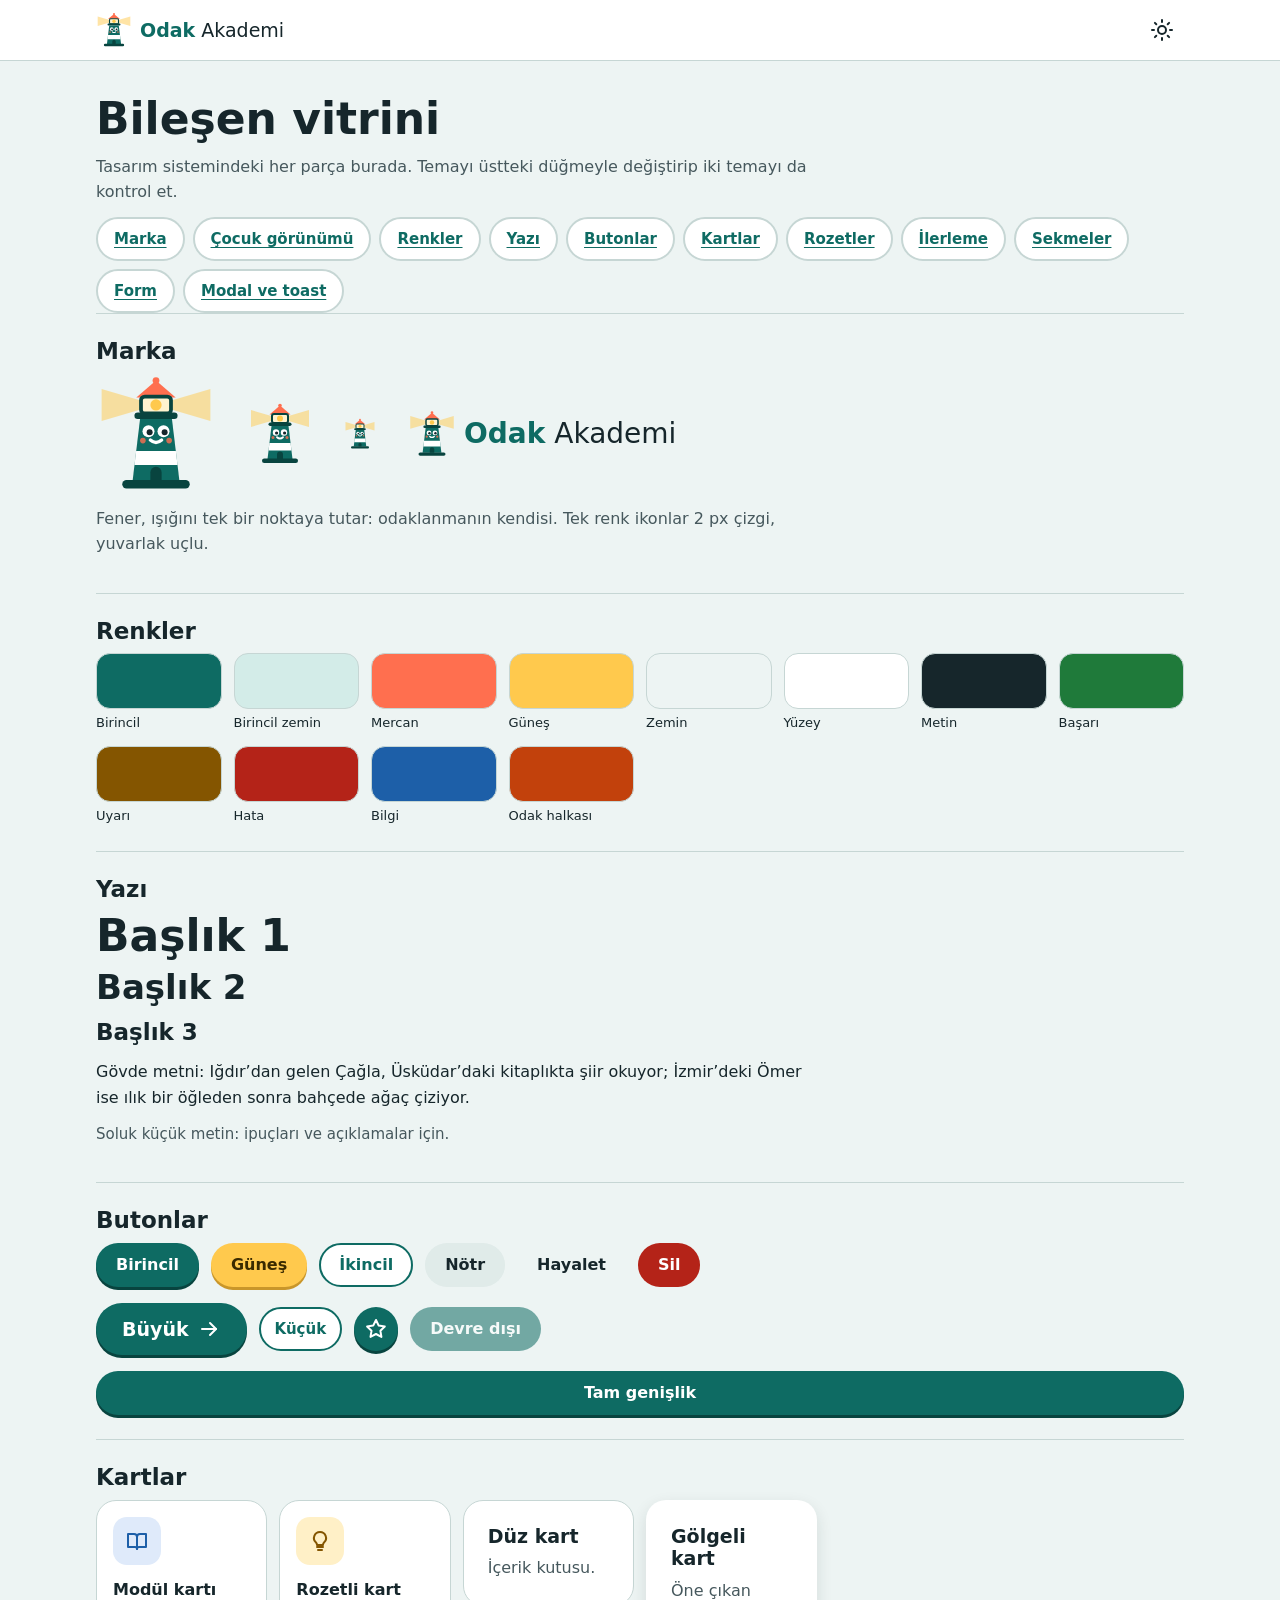
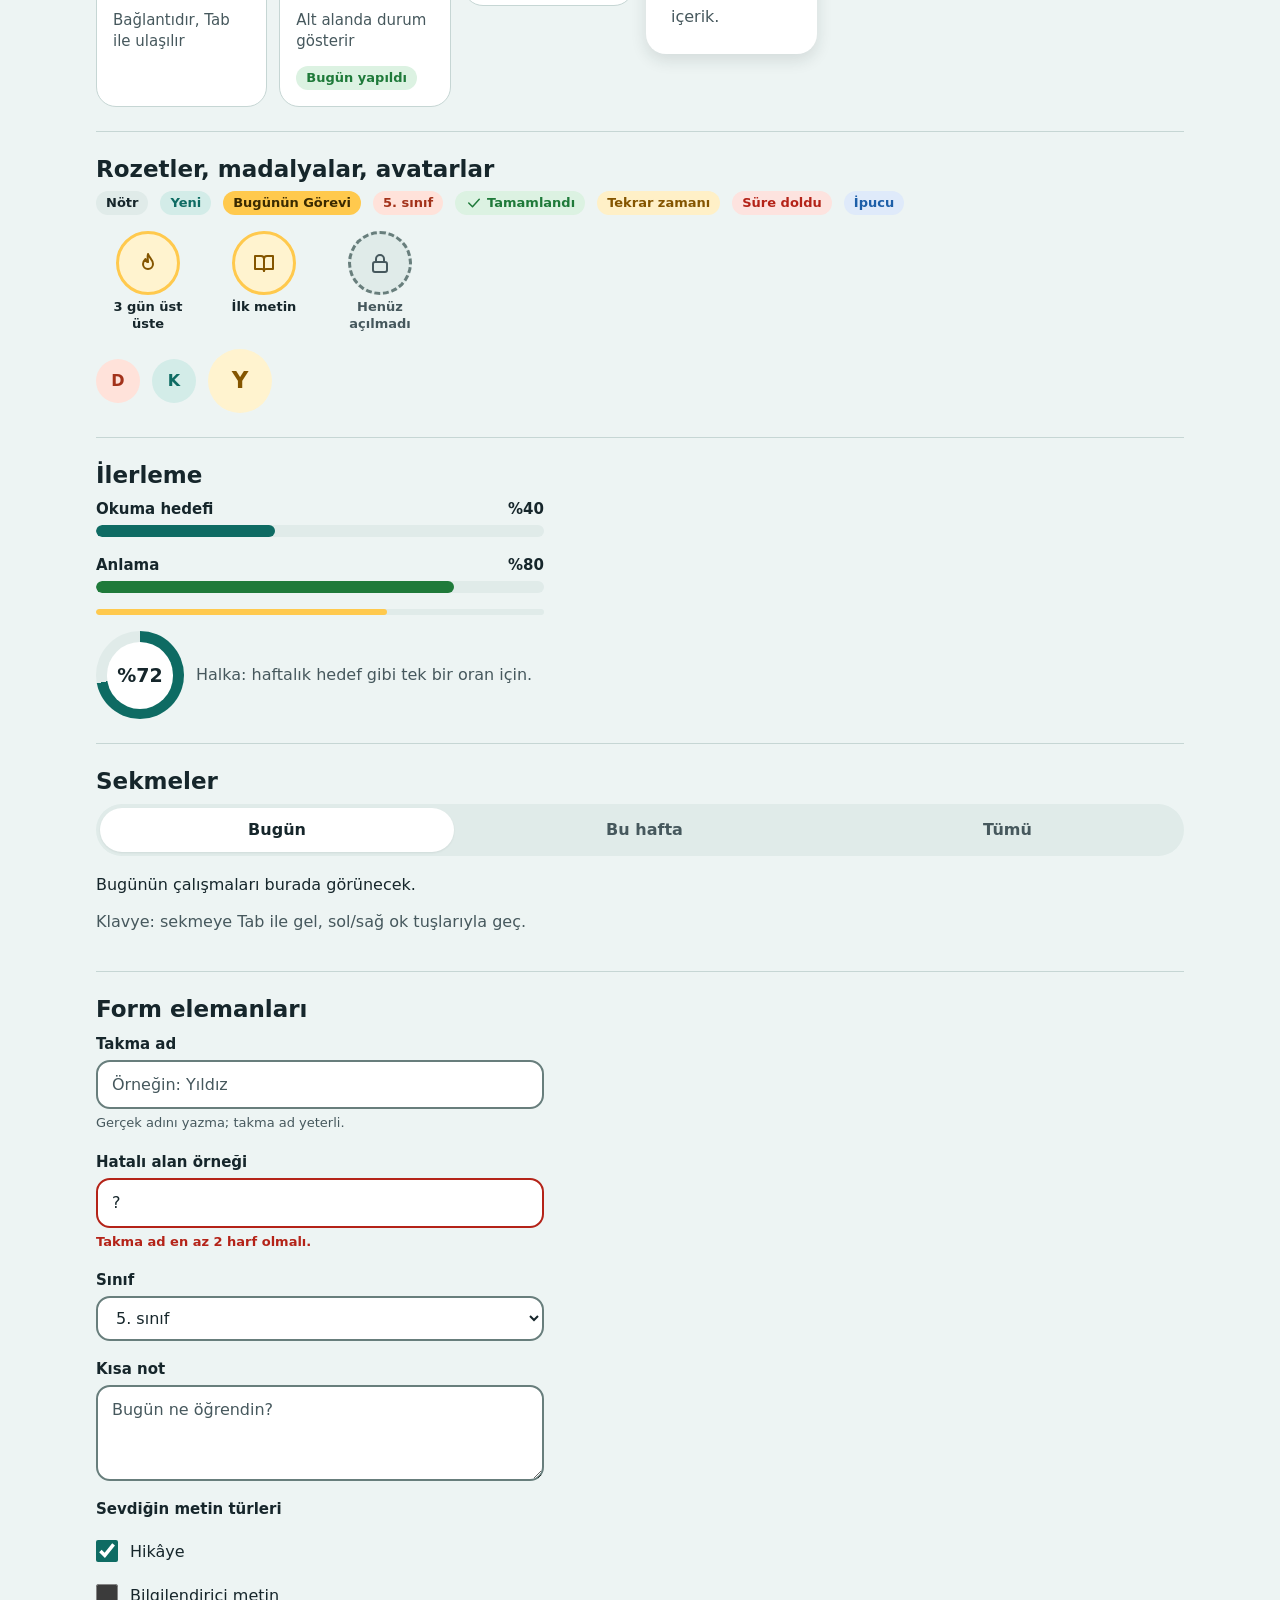
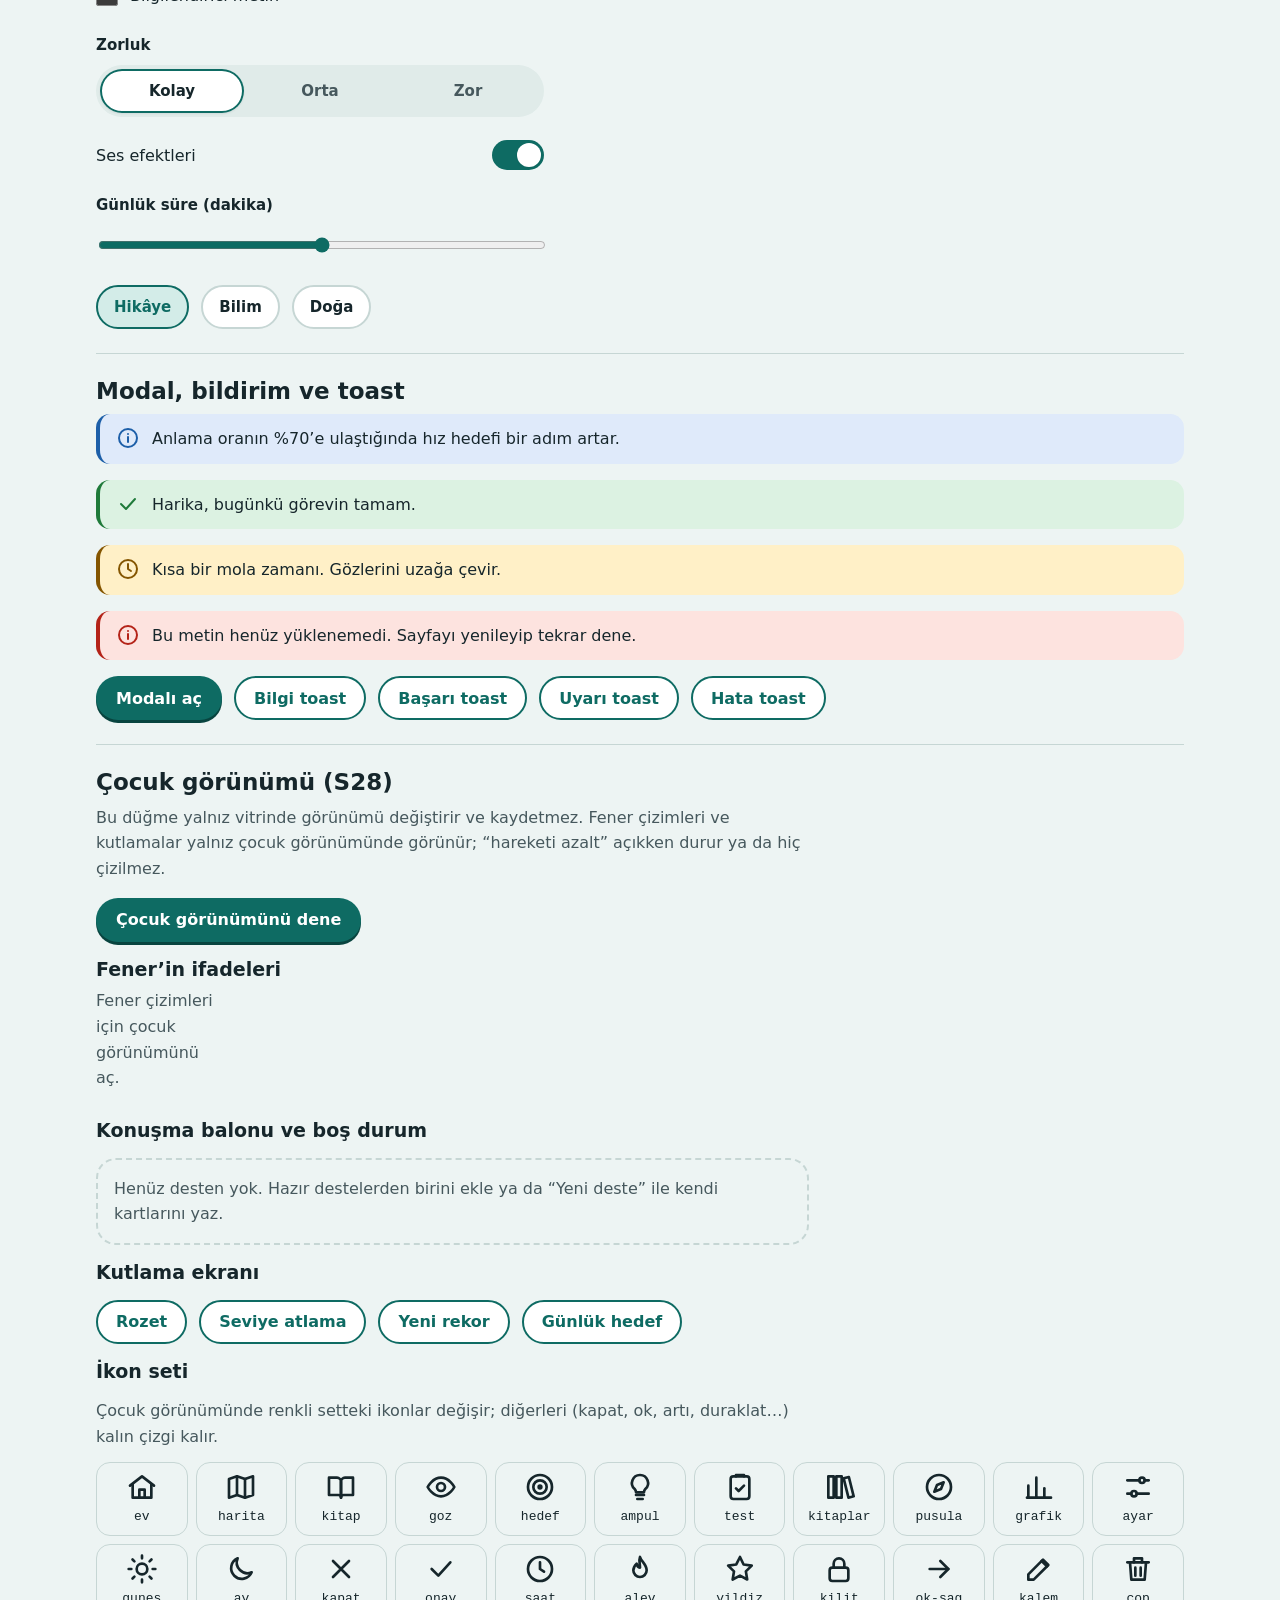
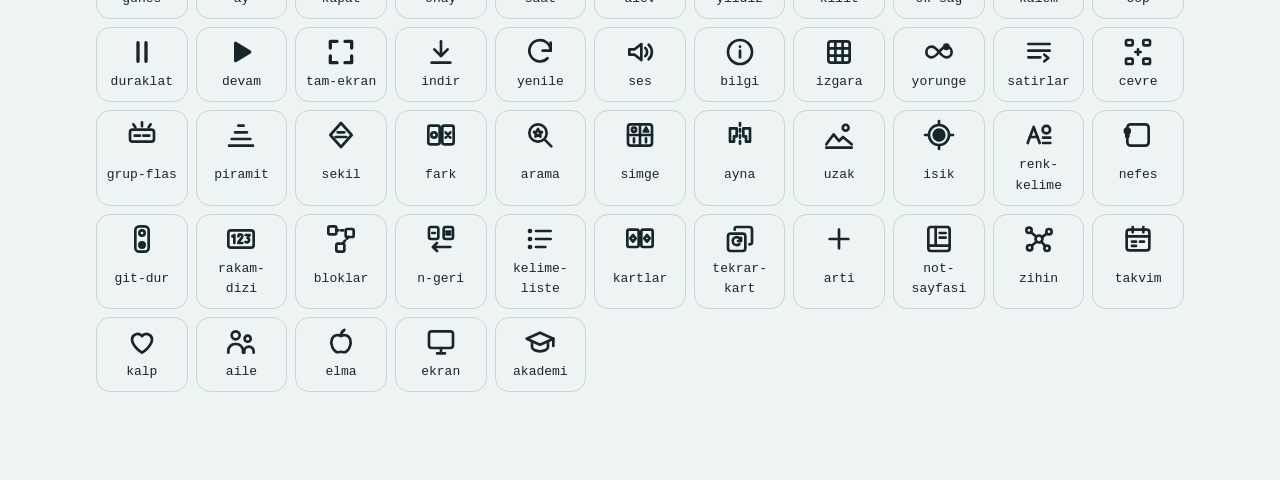
<file: components.html>
<!-- Bileşen vitrini: tasarım sistemindeki tüm renk, yazı ve bileşenleri açık/koyu temada gösterir (S28: ikon seti index.html ile eşitlendi; çocuk görünümü vitrini: renkli ikonlar, Fener’in ifadeleri, balon, kutlama) -->
<!doctype html>
<html lang="tr">
<head>
  <meta charset="utf-8">
  <meta name="viewport" content="width=device-width, initial-scale=1, viewport-fit=cover">
  <title>Bileşen vitrini - Odak Akademi</title>
  <meta name="theme-color" content="#ffffff" media="(prefers-color-scheme: light)">
  <meta name="theme-color" content="#172529" media="(prefers-color-scheme: dark)">
  <link rel="icon" href="icons/fener.svg" type="image/svg+xml">
  <link rel="stylesheet" href="css/tokens.css">
  <link rel="stylesheet" href="css/base.css">
  <link rel="stylesheet" href="css/components.css">
  <link rel="stylesheet" href="css/library.css">
  <link rel="stylesheet" href="css/exercise.css">
  <link rel="stylesheet" href="css/cocuk.css">
  <style>
    /* Yalnızca vitrine özel küçük düzenlemeler */
    .vitrin-bolum { padding-block: var(--b-5); border-top: 1px solid var(--renk-kenar); }
    .vitrin-icindekiler { display: flex; flex-wrap: wrap; gap: var(--b-2); list-style: none; padding: 0; margin: 0; }
    .renk-ornek { display: grid; gap: var(--b-1); font-size: var(--fs-xs); }
    .renk-ornek__kutu { height: 3.5rem; border-radius: var(--kose-m); border: 1px solid var(--renk-kenar); }
    .ana { padding-bottom: var(--b-8); }
    .vitrin-ikonlar { display: grid; grid-template-columns: repeat(auto-fill, minmax(5.5rem, 1fr)); gap: var(--b-2); list-style: none; padding: 0; margin: 0; }
    .vitrin-ikonlar li { display: grid; justify-items: center; gap: var(--b-1); padding: var(--b-2); border: 1px solid var(--renk-kenar); border-radius: var(--kose-m); font-size: var(--fs-xs); text-align: center; overflow-wrap: anywhere; }
    .vitrin-ikonlar .ikon { width: 2rem; height: 2rem; }
    .vitrin-fenerler { display: grid; grid-template-columns: repeat(auto-fill, minmax(7.5rem, 1fr)); gap: var(--b-3); list-style: none; padding: 0; margin: 0; }
    .vitrin-fenerler figure { display: grid; justify-items: center; gap: var(--b-1); margin: 0; font-size: var(--fs-xs); text-align: center; }
    .vitrin-fenerler figure > svg { width: 6rem; }
  </style>
</head>
<body>
  <!-- İkon seti sayfanın içinde: sunucu ayarından ve dosya türünden bağımsız çalışır -->
  <svg xmlns="http://www.w3.org/2000/svg" aria-hidden="true" focusable="false" style="position:absolute;width:0;height:0;overflow:hidden">
  <symbol id="ev" viewBox="0 0 24 24"><path d="M3 11 12 4l9 7"/><path d="M5 10v10h14V10"/><path d="M10 20v-6h4v6"/></symbol>
  <symbol id="harita" viewBox="0 0 24 24"><path d="M9 4 3 6v14l6-2 6 2 6-2V4l-6 2-6-2z"/><path d="M9 4v14"/><path d="M15 6v14"/></symbol>
  <symbol id="kitap" viewBox="0 0 24 24"><path d="M3 5h6a3 3 0 0 1 3 3v12a2 2 0 0 0-2-2H3z"/><path d="M21 5h-6a3 3 0 0 0-3 3v12a2 2 0 0 1 2-2h7z"/></symbol>
  <symbol id="goz" viewBox="0 0 24 24"><path d="M2 12s3.6-7 10-7 10 7 10 7-3.6 7-10 7S2 12 2 12z"/><circle cx="12" cy="12" r="3"/></symbol>
  <symbol id="hedef" viewBox="0 0 24 24"><circle cx="12" cy="12" r="9"/><circle cx="12" cy="12" r="5"/><circle cx="12" cy="12" r="1"/></symbol>
  <symbol id="ampul" viewBox="0 0 24 24"><path d="M9 18h6"/><path d="M10 21h4"/><path d="M12 3a6 6 0 0 0-4 10.5c.7.7 1 1.5 1 2.5h6c0-1 .3-1.8 1-2.5A6 6 0 0 0 12 3z"/></symbol>
  <symbol id="test" viewBox="0 0 24 24"><rect x="5" y="4" width="14" height="17" rx="2"/><path d="M9 4V3h6v1"/><path d="m9 13 2 2 4-4"/></symbol>
  <symbol id="kitaplar" viewBox="0 0 24 24"><path d="M4 4h4v16H4z"/><path d="M10 4h4v16h-4z"/><path d="m15.5 5.5 3.9-1 3.6 14.5-3.9 1z"/></symbol>
  <symbol id="pusula" viewBox="0 0 24 24"><circle cx="12" cy="12" r="9"/><path d="m15.5 8.5-2 5-5 2 2-5z"/></symbol>
  <symbol id="grafik" viewBox="0 0 24 24"><path d="M4 20V11"/><path d="M10 20V5"/><path d="M16 20v-7"/><path d="M3 20h18"/></symbol>
  <symbol id="ayar" viewBox="0 0 24 24"><path d="M4 7h9"/><path d="M17 7h3"/><circle cx="15" cy="7" r="2"/><path d="M4 17h3"/><path d="M11 17h9"/><circle cx="9" cy="17" r="2"/></symbol>
  <symbol id="gunes" viewBox="0 0 24 24"><circle cx="12" cy="12" r="4"/><path d="M12 2v2M12 20v2M4.9 4.9l1.4 1.4M17.7 17.7l1.4 1.4M2 12h2M20 12h2M4.9 19.1l1.4-1.4M17.7 6.3l1.4-1.4"/></symbol>
  <symbol id="ay" viewBox="0 0 24 24"><path d="M20 14.5A8 8 0 0 1 9.5 4a8 8 0 1 0 10.5 10.5z"/></symbol>
  <symbol id="kapat" viewBox="0 0 24 24"><path d="M6 6l12 12M18 6 6 18"/></symbol>
  <symbol id="onay" viewBox="0 0 24 24"><path d="m5 12 5 5 9-10"/></symbol>
  <symbol id="saat" viewBox="0 0 24 24"><circle cx="12" cy="12" r="9"/><path d="M12 7v5l3 2"/></symbol>
  <symbol id="alev" viewBox="0 0 24 24"><path d="M12 3c1 3.5 5 5.5 5 10a5 5 0 0 1-10 0c0-2.5 1.5-4 2.5-5 .3 1.8 1.2 2.8 2.5 3 0-3-1-5.5 0-8z"/></symbol>
  <symbol id="yildiz" viewBox="0 0 24 24"><path d="m12 3 2.7 5.6 6.1.9-4.4 4.3 1 6.1L12 17l-5.5 2.9 1-6.1-4.4-4.3 6.1-.9z"/></symbol>
  <symbol id="kilit" viewBox="0 0 24 24"><rect x="5" y="11" width="14" height="10" rx="2"/><path d="M8 11V8a4 4 0 0 1 8 0v3"/></symbol>
  <symbol id="ok-sag" viewBox="0 0 24 24"><path d="M5 12h14"/><path d="m13 6 6 6-6 6"/></symbol>
  <symbol id="kalem" viewBox="0 0 24 24"><path d="M4 20h4L19 9l-4-4L4 16z"/><path d="m14 6 4 4"/></symbol>
  <symbol id="cop" viewBox="0 0 24 24"><path d="M4 7h16"/><path d="M9 7V4h6v3"/><path d="m6 7 1 13h10l1-13"/><path d="M10 11v6M14 11v6"/></symbol>
  <symbol id="duraklat" viewBox="0 0 24 24"><path d="M9 5v14M15 5v14" fill="none" stroke="currentColor" stroke-width="2.5" stroke-linecap="round"/></symbol>
  <symbol id="devam" viewBox="0 0 24 24"><path d="M8 5.5v13l10.5-6.5z" fill="currentColor" stroke="currentColor" stroke-width="2.5" stroke-linejoin="round"/></symbol>
  <symbol id="tam-ekran" viewBox="0 0 24 24"><path d="M4 9V4h5M15 4h5v5M20 15v5h-5M9 20H4v-5" fill="none" stroke="currentColor" stroke-width="2.5" stroke-linecap="round" stroke-linejoin="round"/></symbol>
  <symbol id="indir" viewBox="0 0 24 24"><path d="M12 4v11"/><path d="m7 10 5 5 5-5"/><path d="M5 20h14"/></symbol>
  <symbol id="yenile" viewBox="0 0 24 24"><path d="M20 11a8 8 0 1 0-2.3 5.7"/><path d="M20 5v6h-6"/></symbol>
  <symbol id="ses" viewBox="0 0 24 24"><path d="M4 10v4h4l5 4V6l-5 4z"/><path d="M16 9a4 4 0 0 1 0 6"/><path d="M18.5 6.5a7.5 7.5 0 0 1 0 11"/></symbol>
  <symbol id="bilgi" viewBox="0 0 24 24"><circle cx="12" cy="12" r="9"/><path d="M12 11v5"/><path d="M12 8h.01"/></symbol>
  <symbol id="izgara" viewBox="0 0 24 24"><rect x="4" y="4" width="16" height="16" rx="2"/><path d="M9.3 4v16M14.7 4v16M4 9.3h16M4 14.7h16"/></symbol>
  <symbol id="yorunge" viewBox="0 0 24 24"><path d="M12 12c-2-2.5-3.5-4-5.5-4a4 4 0 0 0 0 8c2 0 3.5-1.5 5.5-4s3.5-4 5.5-4a4 4 0 0 1 0 8c-2 0-3.5-1.5-5.5-4z"/><circle cx="17.5" cy="8" r="1.6" fill="currentColor"/></symbol>
  <symbol id="satirlar" viewBox="0 0 24 24"><path d="M4 6h16M4 11h16M4 16h9"/><path d="m16 14 3 2.5-3 2.5"/></symbol>
  <symbol id="cevre" viewBox="0 0 24 24"><path d="M12 10v4M10 12h4"/><rect x="3" y="3" width="5" height="4" rx="1"/><rect x="16" y="3" width="5" height="4" rx="1"/><rect x="3" y="17" width="5" height="4" rx="1"/><rect x="16" y="17" width="5" height="4" rx="1"/></symbol>
  <symbol id="grup-flas" viewBox="0 0 24 24"><rect x="3" y="8" width="18" height="9" rx="2"/><path d="M6.5 12.5h4M13 12.5h4.5"/><path d="M12 2.5v3M5.5 4l1.5 2.2M18.5 4 17 6.2"/></symbol>
  <symbol id="piramit" viewBox="0 0 24 24"><path d="M10 5h4M7.5 10h9M5 15h14M3 20h18"/></symbol>
  <symbol id="sekil" viewBox="0 0 24 24"><path d="M12 3 20 12l-8 9-8-9z"/><path d="M9.5 10h5M8 13.5h8"/></symbol>
  <symbol id="fark" viewBox="0 0 24 24"><rect x="2.5" y="5" width="8.5" height="14" rx="1.5"/><rect x="13" y="5" width="8.5" height="14" rx="1.5"/><circle cx="6.75" cy="12" r="2"/><path d="m15.5 10 3.5 4M19 10l-3.5 4"/></symbol>
  <symbol id="arama" viewBox="0 0 24 24"><circle cx="10.5" cy="10.5" r="6.5"/><path d="m15.5 15.5 5 5"/><path d="m10.5 7.5 1 2 2 .3-1.5 1.4.4 2-1.9-1-1.9 1 .4-2-1.5-1.4 2-.3z"/></symbol>
  <symbol id="simge" viewBox="0 0 24 24"><rect x="3" y="4" width="18" height="16" rx="2"/><path d="M3 12h18M12 4v16"/><circle cx="7.5" cy="8" r="1.6"/><path d="m16.5 6.4 1.7 3h-3.4z"/><path d="M7.5 14.5v3M16.5 14.5v3"/></symbol>
  <symbol id="ayna" viewBox="0 0 24 24"><path d="M12 3v18" stroke-dasharray="2 2.5"/><path d="M9.5 7H4.5v10h3v-4h2z"/><path d="M14.5 7h5v10h-3v-4h-2z"/></symbol>
  <symbol id="uzak" viewBox="0 0 24 24"><path d="M2.5 19 8 11.5l4 5 3-3 6.5 5.5"/><circle cx="17" cy="6.5" r="2.2"/><path d="M2.5 21.5h19"/></symbol>
  <symbol id="isik" viewBox="0 0 24 24"><circle cx="12" cy="12" r="4" fill="currentColor"/><circle cx="12" cy="12" r="7.5"/><path d="M12 1.5v2M12 20.5v2M1.5 12h2M20.5 12h2"/></symbol>
  <symbol id="renk-kelime" viewBox="0 0 24 24"><path d="M3.5 18 8 6l4.5 12"/><path d="M5.2 13.5h5.6"/><circle cx="17.5" cy="8" r="2.8"/><path d="M15 14h5.5M15 18h5.5"/></symbol>
  <symbol id="nefes" viewBox="0 0 24 24"><rect x="4" y="4" width="16" height="16" rx="2.5"/><path d="M4 13V9" stroke-width="3.5"/><circle cx="4" cy="9" r="1.8" fill="currentColor"/></symbol>
  <symbol id="git-dur" viewBox="0 0 24 24"><rect x="7" y="2.5" width="10" height="19" rx="3"/><circle cx="12" cy="7.5" r="2"/><circle cx="12" cy="16.5" r="2" fill="currentColor"/></symbol>
  <symbol id="rakam-dizi" viewBox="0 0 24 24"><rect x="2.5" y="5.5" width="19" height="13" rx="2"/><path d="M5.5 10 7 9v6"/><path d="M10 10a1.5 1.5 0 0 1 3 .2c0 1.6-3 2.8-3 4.8h3"/><path d="M15.5 9h3l-1.6 2.2a1.7 1.7 0 1 1-1.6 2.9"/></symbol>
  <symbol id="bloklar" viewBox="0 0 24 24"><rect x="2.5" y="2.5" width="6" height="6" rx="1.2"/><rect x="15.5" y="4.5" width="6" height="6" rx="1.2"/><rect x="8.5" y="15.5" width="6" height="6" rx="1.2"/><path d="M8.5 5.5h7M17.5 10.5l-4.5 5" stroke-dasharray="1.6 2"/></symbol>
  <symbol id="n-geri" viewBox="0 0 24 24"><rect x="3" y="3" width="7" height="9" rx="1.5"/><rect x="14" y="3" width="7" height="9" rx="1.5"/><path d="M5.5 7.5h2M16 6.5h3M16 8.5h3"/><path d="M19 18H6"/><path d="m9 15-3 3 3 3"/></symbol>
  <symbol id="kelime-liste" viewBox="0 0 24 24"><path d="M9 6h11M9 12h11M9 18h7"/><path d="M4.5 6h.01M4.5 12h.01M4.5 18h.01" stroke-width="3.5"/></symbol>
  <symbol id="kartlar" viewBox="0 0 24 24"><rect x="2.5" y="5" width="8.5" height="13" rx="1.5"/><rect x="13" y="5" width="8.5" height="13" rx="1.5"/><path d="m6.75 9 2 2.5-2 2.5-2-2.5z"/><path d="m17.25 9 2 2.5-2 2.5-2-2.5z"/></symbol>
  <symbol id="tekrar-kart" viewBox="0 0 24 24"><rect x="3" y="8" width="13" height="13" rx="2"/><path d="M8 5V4.5A1.5 1.5 0 0 1 9.5 3H19a2 2 0 0 1 2 2v9.5a1.5 1.5 0 0 1-1.5 1.5H19"/><path d="M12.5 13.5a3 3 0 1 0-.9 2.2"/><path d="M12.8 11.2v2.3h-2.3"/></symbol>
  <!-- S22: Çalışma Rehberi ikonları -->
  <symbol id="arti" viewBox="0 0 24 24"><path d="M12 5v14M5 12h14"/></symbol>
  <symbol id="not-sayfasi" viewBox="0 0 24 24"><rect x="4" y="3" width="16" height="18" rx="2"/><path d="M9.5 3v14"/><path d="M4 17h16"/><path d="M12.5 7.5h4.5M12.5 11h4.5"/></symbol>
  <symbol id="zihin" viewBox="0 0 24 24"><circle cx="12" cy="12" r="2.6"/><circle cx="4.5" cy="5.5" r="2"/><circle cx="19.5" cy="6.5" r="2"/><circle cx="18" cy="19" r="2"/><circle cx="5" cy="18.5" r="2"/><path d="M10 10.3 6 7M14.2 10.8l3.6-2.8M13.8 14l2.8 3.4M10 14l-3.4 3"/></symbol>
  <symbol id="takvim" viewBox="0 0 24 24"><rect x="3.5" y="5" width="17" height="15.5" rx="2"/><path d="M3.5 10h17M8 3v4M16 3v4"/><path d="M7.5 14h3M13.5 14h3M7.5 17.2h3"/></symbol>
  <symbol id="kalp" viewBox="0 0 24 24"><path d="M12 20s-7.5-4.6-7.5-10A4.2 4.2 0 0 1 12 7.6 4.2 4.2 0 0 1 19.5 10c0 5.4-7.5 10-7.5 10z"/></symbol>
  <symbol id="aile" viewBox="0 0 24 24"><circle cx="8" cy="7" r="3"/><circle cx="17" cy="9.5" r="2.3"/><path d="M2.5 20v-1.5a5 5 0 0 1 5-5h1a5 5 0 0 1 5 5V20"/><path d="M14.5 20v-1a3.5 3.5 0 0 1 7 0v1"/></symbol>
  <symbol id="elma" viewBox="0 0 24 24"><path d="M12 7.5c-1.6-1-5.5-1.2-6.8 2.3-1.3 3.4.6 8.4 3.4 9.7 1.3.6 2.3-.2 3.4-.2s2.1.8 3.4.2c2.8-1.3 4.7-6.3 3.4-9.7C17.5 6.3 13.6 6.5 12 7.5z"/><path d="M12 7.5c0-2 .8-3.6 2.5-4.5"/></symbol>
  <symbol id="ekran" viewBox="0 0 24 24"><rect x="3" y="4" width="18" height="12.5" rx="2"/><path d="M9 20.5h6M12 16.5v4"/></symbol>
  <symbol id="akademi" viewBox="0 0 24 24"><path d="M2 9.5 12 5l10 4.5L12 14z"/><path d="M6 11.5V16c0 1.4 2.7 3 6 3s6-1.6 6-3v-4.5"/><path d="M22 9.5V15"/></symbol>
  </svg>

  <a class="atla-baglanti" href="#ana-icerik">İçeriğe atla</a>

  <header class="ust-cubuk">
    <div class="ust-cubuk__ic kapsayici">
      <a class="logo" href="index.html" aria-label="Odak Akademi, ana sayfaya dön">
        <img src="icons/fener.svg" alt="" width="36" height="36">
        <span class="logo__yazi" aria-hidden="true"><b>Odak</b> Akademi</span>
      </a>
      <div class="ust-cubuk__eylemler">
        <button class="btn btn--hayalet btn--ikon" id="tema-dugmesi" type="button" aria-pressed="false" aria-label="Koyu tema" title="Koyu temayı aç / kapat">
          <svg class="ikon" aria-hidden="true"><use href="#gunes"/></svg>
        </button>
      </div>
    </div>
  </header>

  <main id="ana-icerik" class="ana kapsayici" tabindex="-1">
    <h1>Bileşen vitrini</h1>
    <p class="soluk">Tasarım sistemindeki her parça burada. Temayı üstteki düğmeyle değiştirip iki temayı da kontrol et.</p>

    <nav aria-label="Vitrin bölümleri">
      <ul class="vitrin-icindekiler">
        <li><a class="cip" href="#marka">Marka</a></li>
        <li><a class="cip" href="#cocuk">Çocuk görünümü</a></li>
        <li><a class="cip" href="#renkler">Renkler</a></li>
        <li><a class="cip" href="#yazi">Yazı</a></li>
        <li><a class="cip" href="#butonlar">Butonlar</a></li>
        <li><a class="cip" href="#kartlar">Kartlar</a></li>
        <li><a class="cip" href="#rozetler">Rozetler</a></li>
        <li><a class="cip" href="#ilerleme">İlerleme</a></li>
        <li><a class="cip" href="#sekmeler">Sekmeler</a></li>
        <li><a class="cip" href="#form">Form</a></li>
        <li><a class="cip" href="#geri-bildirim">Modal ve toast</a></li>
      </ul>
    </nav>

    <section class="vitrin-bolum" id="marka" aria-labelledby="b-marka">
      <h2 id="b-marka">Marka</h2>
      <div class="satir" style="gap: var(--b-6)">
        <img src="icons/fener.svg" alt="Maskot Fener, güler yüzlü küçük bir deniz feneri" width="120" height="120">
        <img src="icons/fener.svg" alt="" width="64" height="64">
        <img src="icons/fener.svg" alt="" width="32" height="32">
        <span class="logo" style="font-size: 1.75rem"><img src="icons/fener.svg" alt="" width="48" height="48" style="width:3rem;height:3rem"><span class="logo__yazi"><b>Odak</b> Akademi</span></span>
      </div>
      <p class="soluk" style="margin-top: var(--b-3)">Fener, ışığını tek bir noktaya tutar: odaklanmanın kendisi. Tek renk ikonlar 2 px çizgi, yuvarlak uçlu.</p>
    </section>

    <section class="vitrin-bolum" id="renkler" aria-labelledby="b-renkler">
      <h2 id="b-renkler">Renkler</h2>
      <div class="izgara" style="--izgara-min: 7rem; --izgara-bosluk: var(--b-3)">
        <div class="renk-ornek"><span class="renk-ornek__kutu" style="background: var(--renk-birincil)"></span>Birincil</div>
        <div class="renk-ornek"><span class="renk-ornek__kutu" style="background: var(--renk-birincil-zemin)"></span>Birincil zemin</div>
        <div class="renk-ornek"><span class="renk-ornek__kutu" style="background: var(--renk-vurgu)"></span>Mercan</div>
        <div class="renk-ornek"><span class="renk-ornek__kutu" style="background: var(--renk-gunes)"></span>Güneş</div>
        <div class="renk-ornek"><span class="renk-ornek__kutu" style="background: var(--renk-zemin)"></span>Zemin</div>
        <div class="renk-ornek"><span class="renk-ornek__kutu" style="background: var(--renk-yuzey)"></span>Yüzey</div>
        <div class="renk-ornek"><span class="renk-ornek__kutu" style="background: var(--renk-metin)"></span>Metin</div>
        <div class="renk-ornek"><span class="renk-ornek__kutu" style="background: var(--renk-basari)"></span>Başarı</div>
        <div class="renk-ornek"><span class="renk-ornek__kutu" style="background: var(--renk-uyari)"></span>Uyarı</div>
        <div class="renk-ornek"><span class="renk-ornek__kutu" style="background: var(--renk-hata)"></span>Hata</div>
        <div class="renk-ornek"><span class="renk-ornek__kutu" style="background: var(--renk-bilgi)"></span>Bilgi</div>
        <div class="renk-ornek"><span class="renk-ornek__kutu" style="background: var(--renk-odak)"></span>Odak halkası</div>
      </div>
    </section>

    <section class="vitrin-bolum" id="yazi" aria-labelledby="b-yazi">
      <h2 id="b-yazi">Yazı</h2>
      <div class="yigin" style="--yigin-bosluk: var(--b-2)">
        <p style="font-family: var(--font-baslik); font-size: var(--fs-3xl); font-weight: 800; line-height: 1.1; margin: 0">Başlık 1</p>
        <p style="font-family: var(--font-baslik); font-size: var(--fs-2xl); font-weight: 800; margin: 0">Başlık 2</p>
        <p style="font-family: var(--font-baslik); font-size: var(--fs-xl); font-weight: 800; margin: 0">Başlık 3</p>
        <p>Gövde metni: Iğdır’dan gelen Çağla, Üsküdar’daki kitaplıkta şiir okuyor; İzmir’deki Ömer ise ılık bir öğleden sonra bahçede ağaç çiziyor.</p>
        <p class="soluk" style="font-size: var(--fs-s)">Soluk küçük metin: ipuçları ve açıklamalar için.</p>
      </div>
    </section>

    <section class="vitrin-bolum" id="butonlar" aria-labelledby="b-butonlar">
      <h2 id="b-butonlar">Butonlar</h2>
      <div class="yigin">
        <div class="satir">
          <button class="btn btn--birincil" type="button">Birincil</button>
          <button class="btn btn--gunes" type="button">Güneş</button>
          <button class="btn btn--ikincil" type="button">İkincil</button>
          <button class="btn" type="button">Nötr</button>
          <button class="btn btn--hayalet" type="button">Hayalet</button>
          <button class="btn btn--tehlike" type="button">Sil</button>
        </div>
        <div class="satir">
          <button class="btn btn--birincil btn--buyuk" type="button">Büyük <svg class="ikon" aria-hidden="true"><use href="#ok-sag"/></svg></button>
          <button class="btn btn--ikincil btn--kucuk" type="button">Küçük</button>
          <button class="btn btn--birincil btn--ikon" type="button" aria-label="Yıldızla"><svg class="ikon" aria-hidden="true"><use href="#yildiz"/></svg></button>
          <button class="btn btn--birincil" type="button" disabled>Devre dışı</button>
        </div>
        <button class="btn btn--birincil btn--blok" type="button">Tam genişlik</button>
      </div>
    </section>

    <section class="vitrin-bolum" id="kartlar" aria-labelledby="b-kartlar">
      <h2 id="b-kartlar">Kartlar</h2>
      <ul class="izgara" style="--izgara-min: 9.5rem; --izgara-bosluk: var(--b-3)">
        <li>
          <a class="kart kart--modul" href="#kartlar" data-modul="oku">
            <span class="kart__ikon" aria-hidden="true"><svg class="ikon"><use href="#kitap"/></svg></span>
            <span class="kart__baslik">Modül kartı</span>
            <span class="kart__aciklama">Bağlantıdır, Tab ile ulaşılır</span>
          </a>
        </li>
        <li>
          <a class="kart kart--modul" href="#kartlar" data-modul="hafiza">
            <span class="kart__ikon" aria-hidden="true"><svg class="ikon"><use href="#ampul"/></svg></span>
            <span class="kart__baslik">Rozetli kart</span>
            <span class="kart__aciklama">Alt alanda durum gösterir</span>
            <span class="kart__alt"><span class="rozet rozet--basari">Bugün yapıldı</span></span>
          </a>
        </li>
        <li>
          <div class="kart">
            <h3>Düz kart</h3>
            <p class="soluk" style="margin: 0">İçerik kutusu.</p>
          </div>
        </li>
        <li>
          <div class="kart kart--golgeli">
            <h3>Gölgeli kart</h3>
            <p class="soluk" style="margin: 0">Öne çıkan içerik.</p>
          </div>
        </li>
      </ul>
    </section>

    <section class="vitrin-bolum" id="rozetler" aria-labelledby="b-rozetler">
      <h2 id="b-rozetler">Rozetler, madalyalar, avatarlar</h2>
      <div class="yigin">
        <div class="satir">
          <span class="rozet">Nötr</span>
          <span class="rozet rozet--birincil">Yeni</span>
          <span class="rozet rozet--gunes">Bugünün Görevi</span>
          <span class="rozet rozet--vurgu">5. sınıf</span>
          <span class="rozet rozet--basari"><svg class="ikon ikon--kucuk" aria-hidden="true"><use href="#onay"/></svg>Tamamlandı</span>
          <span class="rozet rozet--uyari">Tekrar zamanı</span>
          <span class="rozet rozet--hata">Süre doldu</span>
          <span class="rozet rozet--bilgi">İpucu</span>
        </div>
        <div class="satir" style="align-items: flex-start">
          <div class="madalya"><span class="madalya__disk"><svg class="ikon" aria-hidden="true"><use href="#alev"/></svg></span>3 gün üst üste</div>
          <div class="madalya"><span class="madalya__disk"><svg class="ikon" aria-hidden="true"><use href="#kitap"/></svg></span>İlk metin</div>
          <div class="madalya madalya--kilitli"><span class="madalya__disk"><svg class="ikon" aria-hidden="true"><use href="#kilit"/></svg></span>Henüz açılmadı</div>
        </div>
        <div class="satir">
          <span class="avatar" aria-hidden="true">D</span>
          <span class="avatar avatar--birincil" aria-hidden="true">K</span>
          <span class="avatar avatar--gunes avatar--buyuk" aria-hidden="true">Y</span>
        </div>
      </div>
    </section>

    <section class="vitrin-bolum" id="ilerleme" aria-labelledby="b-ilerleme">
      <h2 id="b-ilerleme">İlerleme</h2>
      <div class="yigin" style="max-width: 28rem">
        <div>
          <div class="ilerleme-etiket"><span id="il-1">Okuma hedefi</span><span>%40</span></div>
          <div class="ilerleme" role="progressbar" aria-labelledby="il-1" aria-valuemin="0" aria-valuemax="100" aria-valuenow="40"><span class="ilerleme__dolgu" style="--deger: 40%"></span></div>
        </div>
        <div>
          <div class="ilerleme-etiket"><span id="il-2">Anlama</span><span>%80</span></div>
          <div class="ilerleme ilerleme--basari" role="progressbar" aria-labelledby="il-2" aria-valuemin="0" aria-valuemax="100" aria-valuenow="80"><span class="ilerleme__dolgu" style="--deger: 80%"></span></div>
        </div>
        <div class="ilerleme ilerleme--ince ilerleme--gunes" role="progressbar" aria-label="Ders ilerlemesi" aria-valuemin="0" aria-valuemax="100" aria-valuenow="65"><span class="ilerleme__dolgu" style="--deger: 65%"></span></div>
        <div class="satir">
          <div class="halka" style="--deger: 72" role="progressbar" aria-label="Haftalık hedef" aria-valuemin="0" aria-valuemax="100" aria-valuenow="72"><span class="halka__ic">%72</span></div>
          <p class="soluk" style="margin: 0">Halka: haftalık hedef gibi tek bir oran için.</p>
        </div>
      </div>
    </section>

    <section class="vitrin-bolum" id="sekmeler" aria-labelledby="b-sekmeler">
      <h2 id="b-sekmeler">Sekmeler</h2>
      <div class="sekmeler" id="ornek-sekmeler">
        <div class="sekmeler__liste" role="tablist" aria-label="Örnek sekmeler">
          <button class="sekme" role="tab" id="sk-1" aria-controls="sp-1" aria-selected="true" type="button">Bugün</button>
          <button class="sekme" role="tab" id="sk-2" aria-controls="sp-2" aria-selected="false" type="button">Bu hafta</button>
          <button class="sekme" role="tab" id="sk-3" aria-controls="sp-3" aria-selected="false" type="button">Tümü</button>
        </div>
        <div class="sekmeler__panel" role="tabpanel" id="sp-1" aria-labelledby="sk-1" tabindex="0"><p>Bugünün çalışmaları burada görünecek.</p></div>
        <div class="sekmeler__panel" role="tabpanel" id="sp-2" aria-labelledby="sk-2" tabindex="0" hidden><p>Bu haftanın özeti burada görünecek.</p></div>
        <div class="sekmeler__panel" role="tabpanel" id="sp-3" aria-labelledby="sk-3" tabindex="0" hidden><p>Tüm kayıtların burada görünecek.</p></div>
      </div>
      <p class="soluk">Klavye: sekmeye Tab ile gel, sol/sağ ok tuşlarıyla geç.</p>
    </section>

    <section class="vitrin-bolum" id="form" aria-labelledby="b-form">
      <h2 id="b-form">Form elemanları</h2>
      <form class="yigin" style="max-width: 28rem" onsubmit="return false">
        <div class="alan">
          <label class="alan__etiket" for="f-takma">Takma ad</label>
          <input class="girdi" id="f-takma" type="text" placeholder="Örneğin: Yıldız" autocomplete="off" aria-describedby="f-takma-ipucu">
          <span class="alan__ipucu" id="f-takma-ipucu">Gerçek adını yazma; takma ad yeterli.</span>
        </div>
        <div class="alan">
          <label class="alan__etiket" for="f-hata">Hatalı alan örneği</label>
          <input class="girdi" id="f-hata" type="text" value="?" aria-invalid="true" aria-describedby="f-hata-mesaj">
          <span class="alan__hata" id="f-hata-mesaj">Takma ad en az 2 harf olmalı.</span>
        </div>
        <div class="alan">
          <label class="alan__etiket" for="f-sinif">Sınıf</label>
          <select class="girdi" id="f-sinif">
            <option>5. sınıf</option><option>6. sınıf</option><option>7. sınıf</option><option>8. sınıf</option>
          </select>
        </div>
        <div class="alan">
          <label class="alan__etiket" for="f-not">Kısa not</label>
          <textarea class="girdi" id="f-not" placeholder="Bugün ne öğrendin?"></textarea>
        </div>
        <fieldset class="grup">
          <legend>Sevdiğin metin türleri</legend>
          <label class="secim"><input type="checkbox" checked> Hikâye</label>
          <label class="secim"><input type="checkbox"> Bilgilendirici metin</label>
        </fieldset>
        <fieldset class="grup">
          <legend>Zorluk</legend>
          <div class="segment">
            <label><input type="radio" name="zorluk" value="1" checked><span>Kolay</span></label>
            <label><input type="radio" name="zorluk" value="2"><span>Orta</span></label>
            <label><input type="radio" name="zorluk" value="3"><span>Zor</span></label>
          </div>
        </fieldset>
        <label class="anahtar"><span>Ses efektleri</span><input type="checkbox" role="switch" checked><span class="anahtar__ray" aria-hidden="true"></span></label>
        <div class="alan">
          <label class="alan__etiket" for="f-kaydirici">Günlük süre (dakika)</label>
          <input class="kaydirici" id="f-kaydirici" type="range" min="5" max="15" step="5" value="10">
        </div>
        <div class="satir" id="cipler">
          <button class="cip" type="button" aria-pressed="true">Hikâye</button>
          <button class="cip" type="button" aria-pressed="false">Bilim</button>
          <button class="cip" type="button" aria-pressed="false">Doğa</button>
        </div>
      </form>
    </section>

    <section class="vitrin-bolum" id="geri-bildirim" aria-labelledby="b-geri">
      <h2 id="b-geri">Modal, bildirim ve toast</h2>
      <div class="yigin">
        <div class="bildirim" role="note"><svg class="ikon" aria-hidden="true"><use href="#bilgi"/></svg><p>Anlama oranın %70’e ulaştığında hız hedefi bir adım artar.</p></div>
        <div class="bildirim bildirim--basari" role="note"><svg class="ikon" aria-hidden="true"><use href="#onay"/></svg><p>Harika, bugünkü görevin tamam.</p></div>
        <div class="bildirim bildirim--uyari" role="note"><svg class="ikon" aria-hidden="true"><use href="#saat"/></svg><p>Kısa bir mola zamanı. Gözlerini uzağa çevir.</p></div>
        <div class="bildirim bildirim--hata" role="note"><svg class="ikon" aria-hidden="true"><use href="#bilgi"/></svg><p>Bu metin henüz yüklenemedi. Sayfayı yenileyip tekrar dene.</p></div>
        <div class="satir">
          <button class="btn btn--birincil" type="button" id="modal-ac" aria-haspopup="dialog">Modalı aç</button>
          <button class="btn btn--ikincil" type="button" data-toast="bilgi">Bilgi toast</button>
          <button class="btn btn--ikincil" type="button" data-toast="basari">Başarı toast</button>
          <button class="btn btn--ikincil" type="button" data-toast="uyari">Uyarı toast</button>
          <button class="btn btn--ikincil" type="button" data-toast="hata">Hata toast</button>
        </div>
      </div>
    </section>

    <!-- S28: Çocuk görünümü vitrini. Düğme yalnız bu sayfada görünümü değiştirir; hiçbir şey kaydedilmez (uygulamada görünümü yönetici belirler) -->
    <section class="vitrin-bolum" id="cocuk" aria-labelledby="b-cocuk">
      <h2 id="b-cocuk">Çocuk görünümü (S28)</h2>
      <div class="yigin">
        <p class="soluk">Bu düğme yalnız vitrinde görünümü değiştirir ve kaydetmez. Fener çizimleri ve kutlamalar yalnız çocuk görünümünde görünür; “hareketi azalt” açıkken durur ya da hiç çizilmez.</p>
        <div class="satir">
          <button class="btn btn--birincil" type="button" id="vitrin-gorunum" aria-pressed="false">Çocuk görünümünü dene</button>
        </div>
        <h3>Fener’in ifadeleri</h3>
        <ul class="vitrin-fenerler" id="vitrin-fenerler"></ul>
        <h3>Konuşma balonu ve boş durum</h3>
        <div class="yigin" id="vitrin-balonlar"></div>
        <h3>Kutlama ekranı</h3>
        <div class="satir" id="vitrin-kutlamalar">
          <button class="btn btn--ikincil" type="button" data-kutlama="rozet">Rozet</button>
          <button class="btn btn--ikincil" type="button" data-kutlama="seviye">Seviye atlama</button>
          <button class="btn btn--ikincil" type="button" data-kutlama="rekor">Yeni rekor</button>
          <button class="btn btn--ikincil" type="button" data-kutlama="hedef">Günlük hedef</button>
        </div>
        <h3>İkon seti</h3>
        <p class="soluk">Çocuk görünümünde renkli setteki ikonlar değişir; diğerleri (kapat, ok, artı, duraklat…) kalın çizgi kalır.</p>
        <ul class="vitrin-ikonlar" id="vitrin-ikonlar"></ul>
      </div>
    </section>
  </main>

  <div class="toast-alani" role="status" aria-live="polite"></div>

  <dialog class="modal" id="ornek-modal" aria-labelledby="ornek-modal-baslik">
    <div class="modal__ic">
      <div class="modal__ust">
        <h2 id="ornek-modal-baslik">Mola zamanı</h2>
        <button class="btn btn--hayalet btn--ikon" type="button" data-kapat aria-label="Kapat"><svg class="ikon" aria-hidden="true"><use href="#kapat"/></svg></button>
      </div>
      <div class="modal__govde">
        <p>10 dakikadır çalışıyorsun. Bir dakika ayağa kalkıp gerinmek ister misin?</p>
        <p class="soluk" style="margin: 0">Esc tuşu veya dışarıya tıklamak da modalı kapatır.</p>
      </div>
      <div class="modal__alt">
        <button class="btn btn--hayalet" type="button" data-kapat>Sonra</button>
        <button class="btn btn--birincil" type="button" data-kapat>Mola ver</button>
      </div>
    </div>
  </dialog>

  <script type="module">
    // Vitrin etkileşimleri: tema, sekme, modal, toast ve çip örnekleri; S28: çocuk görünümü (kaydedilmez)
    import { temaDugmesiBagla, ayarlariUygula } from './js/core/a11y.js';
    import { modalBagla, sekmeleriBagla, toastGoster, el, spriteIkon } from './js/core/ui.js';
    import { ikonSetiniUygula } from './js/core/ikon-seti.js';
    import { fenerCiz, fenerBalonu, bosDurum, FENER_IFADELERI } from './js/engine/fener.js';
    import { cocukKutla, kutlamaSec } from './js/engine/celebrate.js';

    temaDugmesiBagla(document.getElementById('tema-dugmesi'));
    sekmeleriBagla(document.getElementById('ornek-sekmeler'));
    modalBagla(document.getElementById('modal-ac'), document.getElementById('ornek-modal'));

    const mesajlar = {
      bilgi: 'Yeni metinler kütüphaneye eklendi.',
      basari: 'Kaydedildi.',
      uyari: 'Anlama %70 altında; hız hedefi aynı kalıyor.',
      hata: 'Kaydedilemedi. Tekrar dene.',
    };
    document.querySelectorAll('[data-toast]').forEach((d) =>
      d.addEventListener('click', () => toastGoster(mesajlar[d.dataset.toast], { tur: d.dataset.toast })));

    // S28: çocuk görünümü vitrini
    const kok = document.documentElement;
    const gorunumDugme = document.getElementById('vitrin-gorunum');
    document.getElementById('vitrin-ikonlar').replaceChildren(...[...document.querySelectorAll('symbol[id]')].map((s) =>
      el('li', {}, spriteIkon(s.id, 'ikon'), el('code', { metin: s.id }))));
    function cocukCiz() {
      const cocuk = kok.dataset.gorunum === 'cocuk';
      document.getElementById('vitrin-fenerler').replaceChildren(...(cocuk
        ? Object.entries(FENER_IFADELERI).map(([ad, aciklama]) =>
          el('li', {}, el('figure', {}, fenerCiz(ad, { etiket: aciklama }), el('figcaption', {}, el('code', { metin: ad }), ` · ${aciklama}`))))
        : [el('li', {}, el('p', { sinif: 'soluk', metin: 'Fener çizimleri için çocuk görünümünü aç.' }))]));
      document.getElementById('vitrin-balonlar').replaceChildren(...[
        cocuk && fenerBalonu({ ifade: 'cesaret', mesaj: 'Güzel gidiyorsun. Hedefe 5 dakika kaldı; kısa bir tur yeter.' }),
        bosDurum('Henüz desten yok. Hazır destelerden birini ekle ya da “Yeni deste” ile kendi kartlarını yaz.'),
      ].filter(Boolean));
    }
    gorunumDugme.addEventListener('click', async () => {
      const cocuk = kok.dataset.gorunum !== 'cocuk';
      if (cocuk) kok.dataset.gorunum = 'cocuk'; else delete kok.dataset.gorunum;
      gorunumDugme.setAttribute('aria-pressed', String(cocuk));
      ayarlariUygula({});
      cocukCiz();
      await ikonSetiniUygula(cocuk ? 'cocuk' : 'profesyonel');
    });
    const ornekKazanim = {
      rozet: { yeniRozetler: [{ ad: 'Kâşif', ikon: 'arama' }] },
      seviye: { seviyeAtladi: true, seviye: { seviye: 3, unvan: 'Örnek unvan' } },
      rekor: null,
      hedef: { hedefYeni: true },
    };
    document.querySelectorAll('[data-kutlama]').forEach((d) => d.addEventListener('click', () => {
      if (kok.dataset.gorunum !== 'cocuk') { toastGoster('Önce çocuk görünümünü aç.'); return; }
      const tur = d.dataset.kutlama;
      if (!cocukKutla(document.body, kutlamaSec({ yeniRekor: tur === 'rekor', kazanim: ornekKazanim[tur] }))) {
        toastGoster('Hareketi azalt açık: kutlama çizilmez.');
      }
    }));
    cocukCiz();

    document.querySelectorAll('#cipler .cip').forEach((c) =>
      c.addEventListener('click', () => c.setAttribute('aria-pressed', String(c.getAttribute('aria-pressed') !== 'true'))));
  </script>
</body>
</html>
</file>
<file: css/tokens.css>
/* Tasarım belirteçleri: renk, tipografi, boşluk, gölge, köşe, hareket (açık + koyu tema, "Fener" paleti; S19: yazdırmada açık renkler; S25: form kenarı kontrastı; S33-d3: açılışta uygulama hazır olana kadar siyah ekran) */

/* Okuma dostu yerel yazı tipi (SIL OFL 1.1, fonts/ klasöründe; Türkçe harflerin tamamı var). Yalnızca seçilince indirilir. */
@font-face {
  font-family: "Atkinson Hyperlegible Next";
  src: url("../fonts/atkinson-hyperlegible-next-regular.woff2") format("woff2");
  font-weight: 400;
  font-style: normal;
  font-display: swap;
}
@font-face {
  font-family: "Atkinson Hyperlegible Next";
  src: url("../fonts/atkinson-hyperlegible-next-bold.woff2") format("woff2");
  font-weight: 600 900;
  font-style: normal;
  font-display: swap;
}

:root {
  color-scheme: light;

  /* Marka: deniz camı yeşili (odak ışığı), mercan (fener çatısı), güneş sarısı (ışık) */
  --renk-birincil: #0e6b63;
  --renk-birincil-hover: #0a5750;
  --renk-birincil-zemin: #d3ece8;
  --renk-birincil-uzeri: #ffffff;
  --renk-birincil-golge: #08443f;
  --renk-vurgu: #ff6f4f;
  --renk-vurgu-zemin: #ffe2da;
  --renk-vurgu-metin: #a3321a;
  --renk-gunes: #ffc94d;
  --renk-gunes-zemin: #fff3cf;
  --renk-gunes-uzeri: #3a2a00;
  --renk-gunes-golge: #c9962a;

  /* Yüzeyler ve metin (serin deniz sisi zemini) */
  --renk-zemin: #edf4f3;
  --renk-yuzey: #ffffff;
  --renk-yuzey-2: #e0ebe9;
  --renk-kenar: #c6d6d4;
  --renk-kenar-guclu: #687e7c; /* S25: girdi kenarı zeminde en az 3:1 (WCAG 1.4.11) */
  --renk-metin: #16262b;
  --renk-metin-soluk: #46585d;
  --renk-odak: #c2410c;

  /* Durum renkleri (metin / zemin) */
  --renk-basari: #1f7a3a;  --renk-basari-zemin: #dcf2e2;
  --renk-uyari: #845500;   --renk-uyari-zemin: #fff0c7;
  --renk-hata: #b42318;    --renk-hata-zemin: #fde3df;
  --renk-bilgi: #1d5fa8;   --renk-bilgi-zemin: #dfeafa;

  /* Görev kartı ve toast */
  --gorev-zemin: #0e6b63;
  --gorev-metin: #ffffff;
  --gorev-ic: rgb(255 255 255 / 0.12);
  --toast-zemin: #16262b;
  --toast-metin: #ffffff;

  /* Modül renkleri: ikon zemini / ikon */
  --modul-kurs: #d3ece8;      --modul-kurs-ikon: #0e6b63;
  --modul-oku: #dfeafa;       --modul-oku-ikon: #1d5fa8;
  --modul-goz: #ebe7fb;       --modul-goz-ikon: #5643c4;
  --modul-dikkat: #ffe2da;    --modul-dikkat-ikon: #a3321a;
  --modul-hafiza: #fff0c7;    --modul-hafiza-ikon: #845500;
  --modul-test: #dcf2e2;      --modul-test-ikon: #1f7a3a;
  --modul-kutuphane: #f3e6da; --modul-kutuphane-ikon: #7a4521;
  --modul-rehber: #e2e7f1;    --modul-rehber-ikon: #33456b;

  /* Tipografi (yalnızca cihazda yüklü yazı tipleri; dış istek yok) */
  --font-govde: system-ui, -apple-system, "Segoe UI", Roboto, "Noto Sans", Ubuntu, Cantarell, Arial, sans-serif;
  --font-baslik: ui-rounded, "SF Pro Rounded", "Segoe UI Variable Display", "Segoe UI", system-ui, sans-serif;
  --font-disleksi: "Atkinson Hyperlegible Next", "Atkinson Hyperlegible", "OpenDyslexic", Verdana, Tahoma, sans-serif;
  --font-mono: ui-monospace, "Cascadia Mono", Consolas, monospace;
  --yazi-olcek: 1;
  --fs-xs: 0.8125rem;
  --fs-s: 0.9375rem;
  --fs-m: 1rem;
  --fs-l: 1.1875rem;
  --fs-xl: 1.4375rem;
  --fs-2xl: clamp(1.625rem, 1.2rem + 1.8vw, 2.125rem);
  --fs-3xl: clamp(2rem, 1.4rem + 2.6vw, 2.75rem);
  --sh-govde: 1.6;
  --sh-baslik: 1.2;
  --harf-araligi: 0;
  --kelime-araligi: 0;

  /* Boşluk (4 px tabanlı) */
  --b-1: 0.25rem;
  --b-2: 0.5rem;
  --b-3: 0.75rem;
  --b-4: 1rem;
  --b-5: 1.5rem;
  --b-6: 2rem;
  --b-7: 3rem;
  --b-8: 4rem;

  /* Köşe yuvarlaklığı (hiyerarşiye göre: küçük öğe < kart < büyük kart) */
  --kose-s: 0.5rem;
  --kose-m: 0.875rem;
  --kose-l: 1.25rem;
  --kose-xl: 1.75rem;
  --kose-tam: 999px;

  /* Gölge */
  --golge-1: 0 1px 2px rgb(22 38 43 / 0.08);
  --golge-2: 0 6px 16px rgb(22 38 43 / 0.12);
  --golge-3: 0 16px 40px rgb(22 38 43 / 0.22);

  /* Hareket */
  --sure-hizli: 120ms;
  --sure-orta: 220ms;
  --sure-yavas: 600ms;
  --egri: cubic-bezier(0.2, 0.7, 0.2, 1);

  /* Düzen */
  --dokunma-min: 44px;
  --icerik-genislik: 72rem;
  --ust-cubuk-y: 3.75rem;
  --alt-gezinme-y: 4rem;
  --z-ust: 20;
  --z-toast: 60;
  --z-egzersiz: 59; /* egzersiz katmanı: toast'ların hemen altında, kutlama (toast + 1) üstünde */
}

/* Koyu tema: kullanıcı seçtiyse */
:root[data-tema="koyu"] {
  color-scheme: dark;
  --renk-birincil: #4fd1c1;
  --renk-birincil-hover: #74ddd0;
  --renk-birincil-zemin: #12403b;
  --renk-birincil-uzeri: #05211e;
  --renk-birincil-golge: #1f8c80;
  --renk-vurgu: #ff8a6b;
  --renk-vurgu-zemin: #4a2318;
  --renk-vurgu-metin: #ffb39f;
  --renk-gunes: #ffd166;
  --renk-gunes-zemin: #3d3214;
  --renk-gunes-uzeri: #2b1f00;
  --renk-gunes-golge: #b38a2c;
  --renk-zemin: #0f1a1d;
  --renk-yuzey: #172529;
  --renk-yuzey-2: #1f3136;
  --renk-kenar: #2d4349;
  --renk-kenar-guclu: #6f8a91;
  --renk-metin: #e8f0ee;
  --renk-metin-soluk: #a7b7b8;
  --renk-odak: #ffb067;
  --renk-basari: #6fd08c;  --renk-basari-zemin: #143222;
  --renk-uyari: #f2c14e;   --renk-uyari-zemin: #3a2e0e;
  --renk-hata: #ff8a80;    --renk-hata-zemin: #3d1716;
  --renk-bilgi: #8bbcf5;   --renk-bilgi-zemin: #13283f;
  --gorev-zemin: #134a45;
  --gorev-metin: #effcf9;
  --gorev-ic: rgb(255 255 255 / 0.08);
  --toast-zemin: #e8f0ee;
  --toast-metin: #0f1a1d;
  --modul-kurs: #12403b;      --modul-kurs-ikon: #7fe3d6;
  --modul-oku: #13283f;       --modul-oku-ikon: #8bbcf5;
  --modul-goz: #26213f;       --modul-goz-ikon: #b3a6f5;
  --modul-dikkat: #4a2318;    --modul-dikkat-ikon: #ffb39f;
  --modul-hafiza: #3d3214;    --modul-hafiza-ikon: #ffd166;
  --modul-test: #143222;      --modul-test-ikon: #6fd08c;
  --modul-kutuphane: #3a2a1c; --modul-kutuphane-ikon: #e0b48a;
  --modul-rehber: #222b3a;    --modul-rehber-ikon: #a9b9d6;
  --golge-1: 0 1px 2px rgb(0 0 0 / 0.4);
  --golge-2: 0 6px 16px rgb(0 0 0 / 0.45);
  --golge-3: 0 16px 40px rgb(0 0 0 / 0.6);
}

/* Koyu tema: sistem koyuysa ve kullanıcı açık seçmediyse (yukarıdaki blokla AYNI tutulmalı) */
@media (prefers-color-scheme: dark) {
  :root:not([data-tema="acik"]) {
    color-scheme: dark;
    --renk-birincil: #4fd1c1;
    --renk-birincil-hover: #74ddd0;
    --renk-birincil-zemin: #12403b;
    --renk-birincil-uzeri: #05211e;
    --renk-birincil-golge: #1f8c80;
    --renk-vurgu: #ff8a6b;
    --renk-vurgu-zemin: #4a2318;
    --renk-vurgu-metin: #ffb39f;
    --renk-gunes: #ffd166;
    --renk-gunes-zemin: #3d3214;
    --renk-gunes-uzeri: #2b1f00;
    --renk-gunes-golge: #b38a2c;
    --renk-zemin: #0f1a1d;
    --renk-yuzey: #172529;
    --renk-yuzey-2: #1f3136;
    --renk-kenar: #2d4349;
    --renk-kenar-guclu: #6f8a91;
    --renk-metin: #e8f0ee;
    --renk-metin-soluk: #a7b7b8;
    --renk-odak: #ffb067;
    --renk-basari: #6fd08c;  --renk-basari-zemin: #143222;
    --renk-uyari: #f2c14e;   --renk-uyari-zemin: #3a2e0e;
    --renk-hata: #ff8a80;    --renk-hata-zemin: #3d1716;
    --renk-bilgi: #8bbcf5;   --renk-bilgi-zemin: #13283f;
    --gorev-zemin: #134a45;
    --gorev-metin: #effcf9;
    --gorev-ic: rgb(255 255 255 / 0.08);
    --toast-zemin: #e8f0ee;
    --toast-metin: #0f1a1d;
    --modul-kurs: #12403b;      --modul-kurs-ikon: #7fe3d6;
    --modul-oku: #13283f;       --modul-oku-ikon: #8bbcf5;
    --modul-goz: #26213f;       --modul-goz-ikon: #b3a6f5;
    --modul-dikkat: #4a2318;    --modul-dikkat-ikon: #ffb39f;
    --modul-hafiza: #3d3214;    --modul-hafiza-ikon: #ffd166;
    --modul-test: #143222;      --modul-test-ikon: #6fd08c;
    --modul-kutuphane: #3a2a1c; --modul-kutuphane-ikon: #e0b48a;
    --modul-rehber: #222b3a;    --modul-rehber-ikon: #a9b9d6;
    --golge-1: 0 1px 2px rgb(0 0 0 / 0.4);
    --golge-2: 0 6px 16px rgb(0 0 0 / 0.45);
    --golge-3: 0 16px 40px rgb(0 0 0 / 0.6);
  }
}

/* Yazı boyutu ayarı */
:root[data-yazi="kucuk"] { --yazi-olcek: 0.9; }
:root[data-yazi="buyuk"] { --yazi-olcek: 1.125; }
:root[data-yazi="cok-buyuk"] { --yazi-olcek: 1.25; }

/* Okuma dostu (disleksi) yazı tipi: daha geniş harf/kelime aralığı ve satır yüksekliği */
:root[data-font="disleksi"] {
  --font-govde: var(--font-disleksi);
  --font-baslik: var(--font-disleksi);
  --harf-araligi: 0.03em;
  --kelime-araligi: 0.12em;
  --sh-govde: 1.8;
  --sh-baslik: 1.35;
}

/* Hareketi azalt: kullanıcı seçimi veya sistem tercihi */
:root[data-hareket="azalt"] {
  --sure-hizli: 0ms;
  --sure-orta: 0ms;
  --sure-yavas: 0ms;
}
@media (prefers-reduced-motion: reduce) {
  :root {
    --sure-hizli: 0ms;
    --sure-orta: 0ms;
    --sure-yavas: 0ms;
  }
}

/* S19: Yazdırma her temada açık renklerle olur (koyu temada rapor/sertifika kâğıtta okunur kalsın).
   :not(#_) seçiciyi koyu tema bloklarından güçlü yapar; değerler yukarıdaki açık temayla AYNI tutulmalı */
@media print {
  :root:not(#_) {
    color-scheme: light;
    --renk-birincil: #0e6b63;
    --renk-birincil-zemin: #d3ece8;
    --renk-birincil-uzeri: #ffffff;
    --renk-vurgu-metin: #a3321a;
    --renk-gunes: #ffc94d;
    --renk-gunes-zemin: #fff3cf;
    --renk-gunes-uzeri: #3a2a00;
    --renk-gunes-golge: #c9962a;
    --renk-zemin: #edf4f3;
    --renk-yuzey: #ffffff;
    --renk-yuzey-2: #e0ebe9;
    --renk-kenar: #c6d6d4;
    --renk-kenar-guclu: #687e7c;
    --renk-metin: #16262b;
    --renk-metin-soluk: #46585d;
    --renk-basari: #1f7a3a;  --renk-basari-zemin: #dcf2e2;
    --renk-uyari: #845500;   --renk-uyari-zemin: #fff0c7;
    --renk-hata: #b42318;    --renk-hata-zemin: #fde3df;
    --renk-bilgi: #1d5fa8;   --renk-bilgi-zemin: #dfeafa;
    --modul-kurs: #d3ece8;   --modul-kurs-ikon: #0e6b63;
  }
}

/* S33-d3: Açılış perdesi. Sayfa yüklenirken (app.js görünümü ve temayı uygulayıp data-uygulama="hazir" yazana kadar)
   yanlış görünüm/tema bir an görünmesin: ekran siyah, içerik gizli. Bu dosya ilk yüklenen stil olduğu için ilk çizimde geçerlidir.
   Güvence: uygulama 3 sn’de hazır olmazsa ya da hata ekranı açılırsa (hata-yakala.js, .hata-ekrani) içerik yine görünür.
   :not(#_) seçiciyi çocuk görünümünün kök arka planından (cocuk.css) güçlü yapar. */
:root:not([data-uygulama="hazir"]):not(#_) {
  color-scheme: dark;
  background: #000;
}
:root:not([data-uygulama="hazir"]) body {
  visibility: hidden;
  animation: acilis-perdesi 0s linear 3s forwards;
}
:root:not([data-uygulama="hazir"]):has(.hata-ekrani) body { visibility: visible; }
@keyframes acilis-perdesi { to { visibility: visible; } }
</file>
<file: css/base.css>
/* Temel stiller: sıfırlama, tipografi, odak halkası, düzen yardımcıları ve uygulama kabuğu (üst çubuk, alt gezinme; S25: odak örtülmesin) */

*,
*::before,
*::after { box-sizing: border-box; }

html {
  font-size: calc(100% * var(--yazi-olcek));
  -webkit-text-size-adjust: 100%;
  text-size-adjust: 100%;
  scroll-padding-top: calc(var(--ust-cubuk-y) + var(--b-4));
  /* S25: Tab ile gelinen öğe alttaki sabit gezinme çubuğunun arkasında kalmasın */
  scroll-padding-bottom: calc(var(--alt-gezinme-y) + var(--b-4) + env(safe-area-inset-bottom, 0px));
}
@media (min-width: 900px) {
  html { scroll-padding-bottom: var(--b-4); }
}

body {
  margin: 0;
  min-height: 100vh;
  min-height: 100dvh;
  font-family: var(--font-govde);
  font-size: var(--fs-m);
  line-height: var(--sh-govde);
  letter-spacing: var(--harf-araligi);
  word-spacing: var(--kelime-araligi);
  color: var(--renk-metin);
  background: var(--renk-zemin);
  overflow-wrap: break-word;
  -webkit-font-smoothing: antialiased;
  -webkit-tap-highlight-color: transparent;
}

h1, h2, h3, h4 {
  margin: 0 0 var(--b-2);
  font-family: var(--font-baslik);
  line-height: var(--sh-baslik);
  font-weight: 800;
}
h1 { font-size: var(--fs-3xl); }
h2 { font-size: var(--fs-xl); }
h3 { font-size: var(--fs-l); }
h4 { font-size: var(--fs-m); }

p { margin: 0 0 var(--b-3); max-width: 70ch; }
ul, ol { margin: 0; }
img, svg { display: block; max-width: 100%; }

a { color: var(--renk-birincil); text-underline-offset: 0.2em; }

button, input, select, textarea {
  font: inherit;
  color: inherit;
  letter-spacing: inherit;
}

/* Klavye odak halkası: her zaman görünür ve yüksek kontrastlı */
:focus-visible {
  outline: 3px solid var(--renk-odak);
  outline-offset: 2px;
}

::selection { background: var(--renk-gunes); color: var(--renk-gunes-uzeri); }

[hidden] { display: none !important; }

/* SVG ikonlar (index.html ve components.html içindeki <svg> sprite'ında; ikisi aynı tutulur) */
.ikon {
  width: 1.5rem;
  height: 1.5rem;
  flex: none;
  fill: none;
  stroke: currentColor;
  stroke-width: 2;
  stroke-linecap: round;
  stroke-linejoin: round;
}
.ikon--kucuk { width: 1.125rem; height: 1.125rem; }

/* Yalnızca ekran okuyucular için. Yeni kodda .ekran-okuyucu kullan; .gorsel-gizli eski ad, uyumluluk için duruyor */
.ekran-okuyucu,
.gorsel-gizli {
  position: absolute !important;
  width: 1px;
  height: 1px;
  padding: 0;
  margin: -1px;
  overflow: hidden;
  clip: rect(0 0 0 0);
  clip-path: inset(50%);
  white-space: nowrap;
  border: 0;
}

/* "İçeriğe atla" bağlantısı: yalnızca klavyeyle odaklanınca görünür */
.atla-baglanti {
  position: absolute;
  left: var(--b-2);
  top: -100px;
  z-index: 100;
  padding: var(--b-2) var(--b-4);
  border-radius: var(--kose-s);
  background: var(--renk-birincil);
  color: var(--renk-birincil-uzeri);
  font-weight: 700;
  text-decoration: none;
}
.atla-baglanti:focus { top: var(--b-2); }

/* Düzen yardımcıları */
.kapsayici {
  width: 100%;
  max-width: var(--icerik-genislik);
  margin-inline: auto;
  padding-inline: var(--b-4);
}
@media (min-width: 600px) {
  .kapsayici { padding-inline: var(--b-6); }
}

.yigin > * + * { margin-top: var(--yigin-bosluk, var(--b-4)); }

.satir {
  display: flex;
  flex-wrap: wrap;
  align-items: center;
  gap: var(--b-3);
}

.izgara {
  display: grid;
  gap: var(--izgara-bosluk, var(--b-4));
  grid-template-columns: repeat(auto-fill, minmax(min(100%, var(--izgara-min, 16rem)), 1fr));
  list-style: none;
  margin: 0;
  padding: 0;
}

.soluk { color: var(--renk-metin-soluk); }

/* ---------- Uygulama kabuğu ---------- */

.ust-cubuk {
  position: sticky;
  top: 0;
  z-index: var(--z-ust);
  padding-top: env(safe-area-inset-top, 0px);
  background: var(--renk-yuzey);
  border-bottom: 1px solid var(--renk-kenar);
}

.ust-cubuk__ic {
  display: flex;
  align-items: center;
  gap: var(--b-2);
  min-height: var(--ust-cubuk-y);
}

.logo {
  display: inline-flex;
  align-items: center;
  gap: var(--b-2);
  min-width: 0;
  min-height: var(--dokunma-min);
  margin-inline-end: auto;
  color: var(--renk-metin);
  text-decoration: none;
  font-family: var(--font-baslik);
  font-size: 1.1875rem;
  line-height: 1;
  white-space: nowrap;
}
.logo img { width: 2.25rem; height: 2.25rem; }
.logo__yazi { min-width: 0; overflow: hidden; text-overflow: ellipsis; font-weight: 500; }
.logo__yazi b { font-weight: 800; color: var(--renk-birincil); }
/* Dar ekranda büyük yazı veya okuma dostu yazı tipi seçiliyse yalnızca fener görünür (ad, aria-label'da zaten var) */
@media (max-width: 429px) {
  :root[data-yazi="buyuk"] .logo__yazi,
  :root[data-yazi="cok-buyuk"] .logo__yazi,
  :root[data-font="disleksi"] .logo__yazi { display: none; }
}

.ust-gezinme { display: none; }

.ust-cubuk__eylemler {
  display: flex;
  align-items: center;
  gap: var(--b-1);
}

.ana {
  display: block;
  padding-top: var(--b-5);
  padding-bottom: calc(var(--alt-gezinme-y) + var(--b-6) + env(safe-area-inset-bottom, 0px));
}
.ana:focus { outline: none; }

/* Mobil alt gezinme çubuğu */
.alt-gezinme {
  position: fixed;
  inset: auto 0 0 0;
  z-index: var(--z-ust);
  display: grid;
  grid-template-columns: repeat(5, 1fr);
  padding-bottom: env(safe-area-inset-bottom, 0px);
  background: var(--renk-yuzey);
  border-top: 1px solid var(--renk-kenar);
}
.alt-gezinme a {
  display: flex;
  flex-direction: column;
  align-items: center;
  justify-content: center;
  gap: 2px;
  min-width: 0;
  min-height: var(--alt-gezinme-y);
  padding-inline: 0;
  color: var(--renk-metin-soluk);
  /* D04: alt sınır px: büyük yazıda 360 px ekranda etiketler kesilmesin */
  font-size: clamp(11px, 3.1vw, 0.8125rem);
  font-weight: 600;
  text-decoration: none;
}
.alt-gezinme span {
  max-width: 100%;
  overflow: hidden;
  text-overflow: ellipsis;
  white-space: nowrap;
}
.alt-gezinme .ikon {
  width: 3rem;
  height: 1.875rem;
  padding: 0.25rem 0.75rem;
  border-radius: var(--kose-tam);
  transition: background-color var(--sure-hizli);
}
.alt-gezinme a[aria-current="page"] { color: var(--renk-birincil); }
.alt-gezinme a[aria-current="page"] .ikon { background: var(--renk-birincil-zemin); }
.alt-gezinme a:focus-visible { outline-offset: -3px; }

/* Masaüstü: alt çubuk gizlenir, gezinme üst çubuğa taşınır */
@media (min-width: 900px) {
  .alt-gezinme { display: none; }
  .ana { padding-top: var(--b-6); padding-bottom: var(--b-8); }

  .ust-gezinme {
    display: flex;
    gap: var(--b-1);
    margin-inline-end: var(--b-3);
  }
  .ust-gezinme a {
    display: inline-flex;
    align-items: center;
    gap: var(--b-2);
    min-height: var(--dokunma-min);
    padding: 0 var(--b-3);
    border-radius: var(--kose-tam);
    color: var(--renk-metin-soluk);
    font-weight: 700;
    text-decoration: none;
  }
  .ust-gezinme a:hover { background: var(--renk-yuzey-2); color: var(--renk-metin); }
  .ust-gezinme a[aria-current="page"] { background: var(--renk-birincil-zemin); color: var(--renk-birincil); }
}

/* Hareketi azalt: tüm animasyon ve geçişleri kapat */
:root[data-hareket="azalt"] *,
:root[data-hareket="azalt"] *::before,
:root[data-hareket="azalt"] *::after {
  animation-duration: 0.01ms !important;
  animation-iteration-count: 1 !important;
  transition-duration: 0.01ms !important;
  scroll-behavior: auto !important;
}
@media (prefers-reduced-motion: reduce) {
  *,
  *::before,
  *::after {
    animation-duration: 0.01ms !important;
    animation-iteration-count: 1 !important;
    transition-duration: 0.01ms !important;
    scroll-behavior: auto !important;
  }
}
</file>
<file: css/components.css>
/* Bileşenler: buton, kart, görev kartı (S35c: gerçek içerik), rozet, madalya, ilerleme, sekme, modal, form, bildirim, toast, avatar; S25: hata ekranı, hata bandı, belge sayfası; S31: egzersizler sayfasının açılır alan kartları */

/* ---------- Buton ---------- */
.btn {
  display: inline-flex;
  align-items: center;
  justify-content: center;
  gap: var(--b-2);
  min-height: var(--dokunma-min);
  min-width: var(--dokunma-min);
  padding: 0.625rem 1.125rem;
  border: 2px solid transparent;
  border-radius: var(--kose-tam);
  background: var(--renk-yuzey-2);
  color: var(--renk-metin);
  font-size: var(--fs-m);
  font-weight: 700;
  line-height: 1.2;
  text-align: center;
  text-decoration: none;
  cursor: pointer;
  user-select: none;
  transition: background-color var(--sure-hizli), transform var(--sure-hizli), box-shadow var(--sure-hizli);
}
.btn:active { transform: translateY(2px); }

/* Birincil: "basılabilir" alt gölgeli */
.btn--birincil {
  background: var(--renk-birincil);
  color: var(--renk-birincil-uzeri);
  box-shadow: 0 3px 0 var(--renk-birincil-golge);
}
.btn--birincil:hover { background: var(--renk-birincil-hover); }
.btn--birincil:active { box-shadow: 0 1px 0 var(--renk-birincil-golge); }

.btn--gunes {
  background: var(--renk-gunes);
  color: var(--renk-gunes-uzeri);
  box-shadow: 0 3px 0 var(--renk-gunes-golge);
}
.btn--gunes:active { box-shadow: 0 1px 0 var(--renk-gunes-golge); }

.btn--ikincil {
  background: var(--renk-yuzey);
  color: var(--renk-birincil);
  border-color: var(--renk-birincil);
}
.btn--ikincil:hover { background: var(--renk-birincil-zemin); }

.btn--hayalet { background: transparent; }
.btn--hayalet:hover { background: var(--renk-yuzey-2); }

.btn--tehlike { background: var(--renk-hata); color: var(--renk-yuzey); }

.btn--buyuk { min-height: 3.25rem; padding-inline: 1.5rem; font-size: var(--fs-l); }
.btn--kucuk { padding-inline: 0.875rem; font-size: var(--fs-s); }
.btn--blok { width: 100%; }
.btn--ikon { padding: 0; width: var(--dokunma-min); }

.btn:disabled,
.btn[aria-disabled="true"] {
  opacity: 0.55;
  cursor: not-allowed;
  box-shadow: none;
  transform: none;
}

/* ---------- Kart ---------- */
.kart {
  display: block;
  padding: var(--b-5);
  background: var(--renk-yuzey);
  color: var(--renk-metin);
  border: 1px solid var(--renk-kenar);
  border-radius: var(--kose-l);
}
.kart--golgeli { box-shadow: var(--golge-2); border-color: transparent; }

/* Tıklanabilir kart (bağlantı) */
a.kart {
  text-decoration: none;
  transition: border-color var(--sure-hizli), box-shadow var(--sure-hizli);
}
a.kart:hover { border-color: var(--renk-birincil); box-shadow: var(--golge-2); }

/* Modül kartı */
.kart--modul {
  display: flex;
  flex-direction: column;
  gap: var(--b-2);
  height: 100%;
  padding: var(--b-4);
}
.kart__ikon {
  display: grid;
  place-items: center;
  width: 3rem;
  height: 3rem;
  border-radius: var(--kose-m);
  background: var(--m-zemin, var(--renk-yuzey-2));
  color: var(--m-ikon, var(--renk-metin));
}
.kart__baslik { margin: var(--b-1) 0 0; font-size: var(--fs-m); font-weight: 800; }
.kart__aciklama { margin: 0; font-size: var(--fs-s); line-height: 1.4; color: var(--renk-metin-soluk); }
.kart__alt { margin-top: auto; padding-top: var(--b-1); }
/* S26: dar ekranda ve büyük yazıda kart etiketi kartı taşırmasın (360 px'te 1 px taşma vardı) */
.kart__alt .rozet { white-space: normal; max-width: 100%; }

/* Modül ızgarası: mobilde 2, masaüstünde 4 sütun */
.modul-izgara { --izgara-min: 9.5rem; --izgara-bosluk: var(--b-3); }
@media (min-width: 900px) {
  .modul-izgara { --izgara-min: 14rem; --izgara-bosluk: var(--b-4); }
}

[data-modul="kurs"]      { --m-zemin: var(--modul-kurs);      --m-ikon: var(--modul-kurs-ikon); }
[data-modul="oku"]       { --m-zemin: var(--modul-oku);       --m-ikon: var(--modul-oku-ikon); }
[data-modul="goz"]       { --m-zemin: var(--modul-goz);       --m-ikon: var(--modul-goz-ikon); }
[data-modul="dikkat"]    { --m-zemin: var(--modul-dikkat);    --m-ikon: var(--modul-dikkat-ikon); }
[data-modul="hafiza"]    { --m-zemin: var(--modul-hafiza);    --m-ikon: var(--modul-hafiza-ikon); }
[data-modul="testler"]   { --m-zemin: var(--modul-test);      --m-ikon: var(--modul-test-ikon); }
[data-modul="kutuphane"] { --m-zemin: var(--modul-kutuphane); --m-ikon: var(--modul-kutuphane-ikon); }
[data-modul="rehber"]    { --m-zemin: var(--modul-rehber);    --m-ikon: var(--modul-rehber-ikon); }

/* ---------- Bugünün Görevi kartı (fener ışığı: sayfanın tek vurgulu öğesi) ---------- */
.gorev-karti {
  position: relative;
  overflow: hidden;
  display: grid;
  gap: var(--b-3);
  padding: var(--b-4);
  border-radius: var(--kose-xl);
  background: var(--gorev-zemin);
  color: var(--gorev-metin);
  isolation: isolate;
  --renk-odak: #ffffff; /* odak halkası koyu yeşil zeminde görünsün */
  --isik-x: calc(100% - 2.9rem); /* S35c-d: 60 px maskotun lambası */
  --isik-y: 1.9rem;
}
/* Işık huzmesi: maskotun lambasından sola-aşağı yayılan yumuşak ışık (tek açılış animasyonu) */
.gorev-karti::before {
  content: "";
  position: absolute;
  z-index: -1;
  inset: 0;
  background: conic-gradient(from 200deg at var(--isik-x) var(--isik-y),
    transparent 0deg, rgb(255 209 102 / 0.2) 10deg, rgb(255 209 102 / 0.2) 34deg, transparent 46deg);
  transform-origin: var(--isik-x) var(--isik-y);
  animation: huzme var(--sure-yavas) var(--egri) both;
  pointer-events: none;
}
@keyframes huzme {
  from { opacity: 0; transform: rotate(-12deg); }
  to   { opacity: 1; transform: rotate(0deg); }
}
.gorev-karti h2 { margin-bottom: 0; color: inherit; }
.gorev-karti p { margin-bottom: 0; }
.gorev-karti__ust { display: flex; align-items: center; justify-content: space-between; gap: var(--b-3); }
.gorev-karti__maskot { width: 3.75rem; height: 3.75rem; flex: none; } /* S35c-d: 60 px (geniş ekranda 72 px) */
.gorev-karti__alt { display: grid; gap: var(--b-3); }

.gorev-listesi { list-style: none; margin: 0; padding: 0; display: grid; gap: var(--b-2); }
.gorev-listesi li {
  display: flex;
  align-items: center;
  gap: var(--b-2);
  min-height: var(--dokunma-min);
  padding: var(--b-2); /* S35c-d6: dar ekranda ad ve neden sıkışmasın */
  border-radius: var(--kose-m);
  background: var(--gorev-ic);
}
.gorev-listesi__durum {
  display: grid;
  place-items: center;
  width: 1.75rem;
  height: 1.75rem;
  flex: none;
  border: 2px solid currentColor;
  border-radius: 50%;
  font-weight: 800;
  font-size: var(--fs-xs);
}
.gorev-listesi li[data-durum="tamam"] .gorev-listesi__durum {
  background: var(--renk-gunes);
  border-color: var(--renk-gunes);
  color: var(--renk-gunes-uzeri);
}
.gorev-listesi__metin { flex: 1; min-width: 0; line-height: 1.35; }
.gorev-listesi__sure { flex: none; font-size: var(--fs-xs); font-weight: 700; white-space: nowrap; }

/* S35c: Bugünün Görevi’nin gerçek içeriği. S35c-d: kompakt düzen (tek satır başlık ve hedef, ince satırlar). S35c-d2: tek sütun; hedef listenin üstünde; son satırda solda kurs düğmesi, sağında seviye ve bağlantılar */
.gorev-karti__maskot { display: block; }
.gorev-karti__baslik-kap { display: grid; gap: var(--b-1); min-width: 0; }
.gorev-karti__baslik-satir { display: flex; flex-wrap: wrap; align-items: center; gap: var(--b-1) var(--b-2); }
.gorev-karti__baslik-satir h2 { font-size: var(--fs-l); line-height: 1.2; }
.gorev-karti__yonerge { font-weight: 700; }
.gorev-karti__hedef { display: grid; gap: var(--b-1); }
.gorev-karti__ana { display: grid; gap: var(--b-2); min-width: 0; }
.gorev-karti__son { display: flex; flex-wrap: wrap; align-items: center; gap: var(--b-2) var(--b-3); }
.gorev-karti__son > .btn { flex: none; }
/* S35c-d4: yerler sabit: düğme (varsa) ve seviye solda; bağlantılar hep sağda (margin auto), “İlerlemem” en sağda. Kayan öğe yok, ortalama yok */
.gorev-karti__son .gorev-karti__seviye { flex: 0 1 auto; min-width: 0; }
/* S35c-d5: seviye rozeti ve iki satırlık yazı; dar ekranda seviye üstte tam satır, altında düğme solda, bağlantılar sağda */
.gorev-karti__seviye { display: flex; align-items: center; gap: var(--b-2); }
.gorev-karti__seviye-yazi { display: grid; margin: 0; font-size: var(--fs-s); line-height: 1.3; }
.gorev-karti__seviye-yazi span { font-size: var(--fs-xs); }
.seviye-rozeti {
  --deger: 0;
  position: relative;
  display: grid;
  place-items: center;
  width: 2.75rem;
  height: 2.75rem;
  flex: none;
  border-radius: 50%;
  background: conic-gradient(var(--renk-gunes) calc(var(--deger) * 1%), rgb(255 255 255 / 0.28) 0);
}
.seviye-rozeti::before { content: ""; position: absolute; inset: 4px; border-radius: 50%; background: var(--gorev-zemin); box-shadow: inset 0 0 0 2px var(--renk-gunes); }
.seviye-rozeti__no { position: relative; font-weight: 800; font-size: var(--fs-m); line-height: 1; color: var(--gorev-metin); }
@media (max-width: 559px) {
  .gorev-karti__son .gorev-karti__seviye { order: -1; flex-basis: 100%; }
}
.gorev-karti__son .gorev-karti__baglantilar { margin-inline-start: auto; justify-content: flex-end; }
.gorev-karti__hedef-satir { display: flex; align-items: center; gap: var(--b-2); font-size: var(--fs-s); font-weight: 700; }
.gorev-karti__hedef-satir .ilerleme { flex: 1; min-width: 3rem; }
.gorev-karti__dk { white-space: nowrap; }
.gorev-karti__not, .gorev-karti__toplam { margin: 0; font-size: var(--fs-s); line-height: 1.4; }
.gorev-karti__not[data-tur="uyari"] { font-weight: 700; }
.gorev-karti__toplam { font-weight: 700; }
/* S35c-d6: ad üstte, neden altında sade küçük yazı (etiket çerçevesi kalktı: dar ekranda iç içe görünüyordu) */
.gorev-listesi__metin { display: flex; flex-direction: column; align-items: flex-start; gap: 0.25rem; }
.gorev-listesi__ad { font-weight: 700; line-height: 1.3; overflow-wrap: anywhere; }
.gorev-listesi__neden { font-size: var(--fs-xs); font-weight: 400; line-height: 1.35; }
.gorev-listesi__baglanti { min-height: var(--dokunma-min); color: inherit; text-decoration: none; border-radius: var(--kose-s, 0.375rem); }
.gorev-listesi__baglanti .gorev-listesi__ad { text-decoration: underline; text-underline-offset: 0.2em; text-decoration-thickness: 1.5px; }
.gorev-listesi__baglanti:hover .gorev-listesi__ad { text-decoration-thickness: 2.5px; }
.gorev-listesi li[data-durum="tamam"] .gorev-listesi__ad { text-decoration-style: dotted; }
.gorev-listesi li[data-durum="atlandi"] .gorev-listesi__durum { border-style: dashed; }
.gorev-karti__baglantilar { display: flex; flex-wrap: wrap; gap: var(--b-2); }
/* Koyu kart üstünde ikincil bağlantı: kartın iç zemini ve yazı rengi (kontrast kartın kendisiyle aynı) */
.btn.gorev-karti__ikincil { background: var(--gorev-ic); color: var(--gorev-metin); border-color: currentColor; }
.btn.gorev-karti__ikincil:hover { background: rgb(255 255 255 / 0.24); }

@media (min-width: 720px) {
  .gorev-karti { padding: var(--b-5); --isik-x: calc(100% - 3.5rem); --isik-y: 2.3rem; }
  .gorev-karti__maskot { width: 4.5rem; height: 4.5rem; }
}

/* ---------- Mini istatistik ---------- */
.mini-istatistik {
  display: grid;
  grid-template-columns: repeat(3, minmax(0, 1fr));
  gap: var(--b-2);
  list-style: none;
  margin-inline: 0;
  margin-bottom: 0;
  padding: 0;
}
.mini-istatistik li {
  display: grid;
  gap: 2px;
  padding: var(--b-3);
  border-radius: var(--kose-m);
  background: var(--renk-yuzey);
  border: 1px solid var(--renk-kenar);
}
.mini-istatistik strong { font-family: var(--font-baslik); font-size: var(--fs-l); line-height: 1.1; }
.mini-istatistik span { font-size: var(--fs-xs); color: var(--renk-metin-soluk); line-height: 1.3; }

/* ---------- Rozet (küçük durum etiketi) ---------- */
.rozet {
  display: inline-flex;
  align-items: center;
  gap: 0.25rem;
  padding: 0.125rem 0.625rem;
  border-radius: var(--kose-tam);
  background: var(--renk-yuzey-2);
  color: var(--renk-metin);
  font-size: var(--fs-xs);
  font-weight: 700;
  line-height: 1.5;
  white-space: nowrap;
}
.rozet--birincil { background: var(--renk-birincil-zemin); color: var(--renk-birincil); }
.rozet--gunes    { background: var(--renk-gunes); color: var(--renk-gunes-uzeri); }
.rozet--vurgu    { background: var(--renk-vurgu-zemin); color: var(--renk-vurgu-metin); }
.rozet--basari   { background: var(--renk-basari-zemin); color: var(--renk-basari); }
.rozet--uyari    { background: var(--renk-uyari-zemin); color: var(--renk-uyari); }
.rozet--hata     { background: var(--renk-hata-zemin); color: var(--renk-hata); }
.rozet--bilgi    { background: var(--renk-bilgi-zemin); color: var(--renk-bilgi); }

/* ---------- Madalya (başarı rozeti) ---------- */
.madalya {
  display: grid;
  justify-items: center;
  gap: var(--b-1);
  width: 6.5rem;
  text-align: center;
  font-size: var(--fs-xs);
  font-weight: 700;
  line-height: 1.3;
}
.madalya__disk {
  display: grid;
  place-items: center;
  width: 4rem;
  height: 4rem;
  border-radius: 50%;
  background: var(--renk-gunes-zemin);
  border: 3px solid var(--renk-gunes);
  color: var(--renk-uyari);
}
.madalya--kilitli .madalya__disk {
  background: var(--renk-yuzey-2);
  border-style: dashed;
  border-color: var(--renk-kenar-guclu);
  color: var(--renk-metin-soluk);
}
.madalya--kilitli { color: var(--renk-metin-soluk); }

/* ---------- İlerleme çubuğu ve halkası ---------- */
.ilerleme {
  height: 0.75rem;
  border-radius: var(--kose-tam);
  background: var(--renk-yuzey-2);
  overflow: hidden;
}
.ilerleme__dolgu {
  display: block;
  height: 100%;
  width: var(--deger, 0%);
  border-radius: inherit;
  background: var(--renk-birincil);
  transition: width var(--sure-orta) var(--egri);
}
.ilerleme--ince { height: 0.375rem; }
.ilerleme--basari .ilerleme__dolgu { background: var(--renk-basari); }
.ilerleme--gunes .ilerleme__dolgu { background: var(--renk-gunes); }
.gorev-karti .ilerleme { background: rgb(255 255 255 / 0.22); }

.ilerleme-etiket {
  display: flex;
  justify-content: space-between;
  gap: var(--b-2);
  margin-bottom: var(--b-1);
  font-size: var(--fs-s);
  font-weight: 700;
}

.halka {
  --deger: 0;
  --boyut: 5.5rem;
  display: grid;
  place-items: center;
  width: var(--boyut);
  height: var(--boyut);
  border-radius: 50%;
  background: conic-gradient(var(--renk-birincil) calc(var(--deger) * 1%), var(--renk-yuzey-2) 0);
}
.halka__ic {
  display: grid;
  place-items: center;
  width: 76%;
  height: 76%;
  border-radius: 50%;
  background: var(--renk-yuzey);
  font-family: var(--font-baslik);
  font-weight: 800;
  font-size: var(--fs-l);
}

/* ---------- Sekmeler ---------- */
.sekmeler__liste {
  display: flex;
  gap: var(--b-1);
  padding: var(--b-1);
  border-radius: var(--kose-tam);
  background: var(--renk-yuzey-2);
  overflow-x: auto;
  scrollbar-width: none;
}
.sekme {
  flex: 1 0 auto;
  min-height: var(--dokunma-min);
  padding: 0 var(--b-4);
  border: 0;
  border-radius: var(--kose-tam);
  background: transparent;
  color: var(--renk-metin-soluk);
  font-weight: 700;
  cursor: pointer;
  white-space: nowrap;
}
.sekme:hover { color: var(--renk-metin); }
.sekme[aria-selected="true"] {
  background: var(--renk-yuzey);
  color: var(--renk-metin);
  box-shadow: var(--golge-1);
}
.sekme:focus-visible { outline-offset: -3px; }
.sekmeler__panel { padding-top: var(--b-4); }

/* ---------- Modal (yerel <dialog>) ---------- */
.modal {
  width: min(32rem, calc(100% - 2rem));
  max-height: calc(100vh - 2rem); /* eski tarayıcılar için */
  max-height: calc(100dvh - 2rem);
  padding: 0;
  border: 0;
  border-radius: var(--kose-l);
  background: var(--renk-yuzey);
  color: var(--renk-metin);
  box-shadow: var(--golge-3);
}
.modal::backdrop { background: rgb(8 18 20 / 0.55); }
.modal[open] { animation: modal-gir var(--sure-orta) var(--egri); }
@keyframes modal-gir {
  from { opacity: 0; transform: translateY(16px); }
  to   { opacity: 1; transform: none; }
}
.modal__ic { display: flex; flex-direction: column; max-height: inherit; }
.modal__ust {
  display: flex;
  align-items: center;
  justify-content: space-between;
  gap: var(--b-3);
  padding: var(--b-3) var(--b-3) var(--b-3) var(--b-5);
  border-bottom: 1px solid var(--renk-kenar);
}
.modal__ust h2 { margin: 0; font-size: var(--fs-l); }
.modal__govde { padding: var(--b-5); overflow-y: auto; }
.modal__alt {
  display: flex;
  flex-wrap: wrap;
  justify-content: flex-end;
  gap: var(--b-2);
  padding: var(--b-3) var(--b-5) var(--b-4);
  border-top: 1px solid var(--renk-kenar);
}

/* Mobilde alttan açılan sayfa */
@media (max-width: 599px) {
  .modal {
    width: 100%;
    max-width: 100%;
    margin: auto 0 0;
    border-radius: var(--kose-l) var(--kose-l) 0 0;
    padding-bottom: env(safe-area-inset-bottom, 0px);
  }
}

/* ---------- Form ---------- */
.alan { display: grid; gap: var(--b-1); }
.alan__etiket { font-weight: 700; font-size: var(--fs-s); }
.alan__ipucu { font-size: var(--fs-xs); color: var(--renk-metin-soluk); }
.alan__hata { font-size: var(--fs-xs); font-weight: 700; color: var(--renk-hata); }

.girdi {
  width: 100%;
  min-height: var(--dokunma-min);
  padding: 0.625rem 0.875rem;
  border: 2px solid var(--renk-kenar-guclu);
  border-radius: var(--kose-m);
  background: var(--renk-yuzey);
  color: var(--renk-metin);
}
textarea.girdi { min-height: 6rem; resize: vertical; }
.girdi:focus-visible { border-color: var(--renk-birincil); }
.girdi[aria-invalid="true"] { border-color: var(--renk-hata); }
.girdi::placeholder { color: var(--renk-metin-soluk); opacity: 1; }

.grup { margin-inline: 0; margin-bottom: 0; padding: 0; border: 0; min-width: 0; }
.grup legend { padding: 0; margin-bottom: var(--b-2); font-weight: 700; font-size: var(--fs-s); }

/* Onay kutusu / seçenek düğmesi */
.secim {
  display: flex;
  align-items: center;
  gap: var(--b-3);
  min-height: var(--dokunma-min);
  cursor: pointer;
}
.secim input {
  width: 1.375rem;
  height: 1.375rem;
  margin: 0;
  flex: none;
  accent-color: var(--renk-birincil);
}

/* Anahtar (açık/kapalı) */
.anahtar {
  position: relative;
  display: flex;
  align-items: center;
  justify-content: space-between;
  gap: var(--b-3);
  min-height: var(--dokunma-min);
  cursor: pointer;
}
.anahtar input { position: absolute; opacity: 0; width: 1px; height: 1px; }
.anahtar__ray {
  position: relative;
  width: 3.25rem;
  height: 1.875rem;
  flex: none;
  border-radius: var(--kose-tam);
  background: var(--renk-kenar-guclu);
  transition: background-color var(--sure-hizli);
}
.anahtar__ray::after {
  content: "";
  position: absolute;
  top: 0.1875rem;
  left: 0.1875rem;
  width: 1.5rem;
  height: 1.5rem;
  border-radius: 50%;
  background: #ffffff;
  box-shadow: var(--golge-1);
  transition: transform var(--sure-hizli) var(--egri);
}
.anahtar input:checked + .anahtar__ray { background: var(--renk-birincil); }
.anahtar input:checked + .anahtar__ray::after { transform: translateX(1.375rem); }
.anahtar input:focus-visible + .anahtar__ray { outline: 3px solid var(--renk-odak); outline-offset: 2px; }

/* Bölümlü seçici (radyo düğmeleri hap şeklinde) */
.segment {
  display: flex;
  gap: var(--b-1);
  padding: var(--b-1);
  border-radius: var(--kose-tam);
  background: var(--renk-yuzey-2);
}
.segment label { position: relative; flex: 1; min-width: 0; }
.segment input { position: absolute; opacity: 0; width: 1px; height: 1px; }
.segment span {
  display: flex;
  align-items: center;
  justify-content: center;
  min-height: var(--dokunma-min);
  padding: 0 var(--b-2);
  border-radius: var(--kose-tam);
  color: var(--renk-metin-soluk);
  font-weight: 700;
  font-size: var(--fs-s);
  text-align: center;
  line-height: 1.2;
  cursor: pointer;
}
.segment input:checked + span { background: var(--renk-yuzey); color: var(--renk-metin); box-shadow: inset 0 0 0 2px var(--renk-birincil), var(--golge-1); } /* S25: seçim yalnız renkle değil kenar çizgisiyle de belli */
.segment input:focus-visible + span { outline: 3px solid var(--renk-odak); outline-offset: -3px; }

.kaydirici { width: 100%; min-height: var(--dokunma-min); accent-color: var(--renk-birincil); }

/* Seçilebilir çip (filtre) */
.cip {
  display: inline-flex;
  align-items: center;
  gap: var(--b-1);
  min-height: var(--dokunma-min);
  padding: 0 var(--b-4);
  border: 2px solid var(--renk-kenar);
  border-radius: var(--kose-tam);
  background: var(--renk-yuzey);
  font-weight: 700;
  font-size: var(--fs-s);
  cursor: pointer;
}
.cip[aria-pressed="true"] {
  border-color: var(--renk-birincil);
  background: var(--renk-birincil-zemin);
  color: var(--renk-birincil);
}

/* ---------- Bildirim kutusu (sayfa içi) ---------- */
.bildirim {
  display: flex;
  gap: var(--b-3);
  padding: var(--b-3) var(--b-4);
  border-radius: var(--kose-m);
  border-inline-start: 4px solid currentColor;
  background: var(--renk-bilgi-zemin);
  color: var(--renk-bilgi);
}
.bildirim p { margin: 0; color: var(--renk-metin); }
/* S26: çok satırlı bildirim (bildirim + yigin) alt alta dizilir; yan yana dizilince dar ekranda taşıyordu */
.bildirim.yigin { display: block; }
.bildirim--basari { background: var(--renk-basari-zemin); color: var(--renk-basari); }
.bildirim--uyari  { background: var(--renk-uyari-zemin);  color: var(--renk-uyari); }
.bildirim--hata   { background: var(--renk-hata-zemin);   color: var(--renk-hata); }

/* ---------- Toast (geçici bildirim) ---------- */
.toast-alani {
  position: fixed;
  left: 50%;
  bottom: calc(var(--alt-gezinme-y) + var(--b-4) + env(safe-area-inset-bottom, 0px));
  z-index: var(--z-toast);
  display: grid;
  gap: var(--b-2);
  width: min(24rem, calc(100% - 2rem));
  transform: translateX(-50%);
  pointer-events: none;
}
@media (min-width: 900px) {
  .toast-alani { bottom: var(--b-6); }
}
.toast {
  display: flex;
  align-items: center;
  gap: var(--b-3);
  padding: var(--b-3) var(--b-4);
  border-radius: var(--kose-m);
  border-inline-start: 5px solid var(--renk-bilgi);
  background: var(--toast-zemin);
  color: var(--toast-metin);
  box-shadow: var(--golge-3);
  font-weight: 600;
  line-height: 1.4;
  pointer-events: auto;
  cursor: pointer;
  animation: toast-gir var(--sure-orta) var(--egri);
}
.toast--basari { border-inline-start-color: var(--renk-basari); }
.toast--uyari  { border-inline-start-color: var(--renk-uyari); }
.toast--hata   { border-inline-start-color: var(--renk-hata); }
.toast--cikis  { animation: toast-cik var(--sure-orta) var(--egri) forwards; }
@keyframes toast-gir { from { opacity: 0; transform: translateY(12px); } to { opacity: 1; transform: none; } }
@keyframes toast-cik { to { opacity: 0; transform: translateY(8px); } }

/* ---------- Avatar ---------- */
.avatar {
  display: grid;
  place-items: center;
  width: 2.75rem;
  height: 2.75rem;
  flex: none;
  border-radius: 50%;
  background: var(--renk-vurgu-zemin);
  color: var(--renk-vurgu-metin);
  font-family: var(--font-baslik);
  font-weight: 800;
}
.avatar--buyuk { width: 4rem; height: 4rem; font-size: var(--fs-xl); }
.avatar--birincil { background: var(--renk-birincil-zemin); color: var(--renk-birincil); }
.avatar--gunes { background: var(--renk-gunes-zemin); color: var(--renk-uyari); }

/* Bölüm başlığı satırı */
.bolum-baslik {
  display: flex;
  align-items: baseline;
  justify-content: space-between;
  gap: var(--b-3);
  margin-bottom: var(--b-3);
}
.bolum-baslik h2 { margin: 0; }

/* ---------- Profil, karşılama ve yedek (S02a) ---------- */
.avatar--emoji {
  background: var(--renk-gunes-zemin);
  font-family: "Apple Color Emoji", "Segoe UI Emoji", "Noto Color Emoji", var(--font-govde);
  font-size: 1.5rem;
  font-weight: 400;
  line-height: 1;
}
.avatar--kucuk { width: 2rem; height: 2rem; font-size: 1.125rem; }

/* Üst çubuktaki profil düğmesi: mobilde yalnızca avatar */
.profil-dugmesi { gap: var(--b-2); padding: 0 var(--b-1); }
.profil-dugmesi__ad {
  display: none;
  max-width: 8rem;
  overflow: hidden;
  text-overflow: ellipsis;
  white-space: nowrap;
  font-size: var(--fs-s);
}
@media (min-width: 600px) {
  .profil-dugmesi { padding-inline: var(--b-1) var(--b-3); }
  .profil-dugmesi__ad:not(:empty) { display: inline; }
}

/* Avatar seçici */
.avatar-secici {
  display: grid;
  grid-template-columns: repeat(auto-fill, minmax(3rem, 1fr));
  gap: var(--b-2);
}
.avatar-secici label { position: relative; display: grid; place-items: center; cursor: pointer; }
.avatar-secici input { position: absolute; opacity: 0; width: 1px; height: 1px; }
.avatar-secici .avatar {
  width: 3rem;
  height: 3rem;
  border: 3px solid transparent;
  transition: border-color var(--sure-hizli), transform var(--sure-hizli) var(--egri);
}
.avatar-secici label:hover .avatar { border-color: var(--renk-kenar-guclu); }
.avatar-secici input:checked + .avatar {
  border-color: var(--renk-birincil);
  background: var(--renk-birincil-zemin);
  transform: scale(1.06);
}
.avatar-secici input:focus-visible + .avatar { outline: 3px solid var(--renk-odak); outline-offset: 2px; }

.profil-formu__eylemler { display: flex; flex-wrap: wrap; justify-content: flex-end; gap: var(--b-2); }

/* Profil listesi */
.profil-listesi { list-style: none; margin: 0; padding: 0; display: grid; gap: var(--b-2); }
.profil-satiri {
  display: flex;
  align-items: center;
  gap: var(--b-1);
  padding: var(--b-1);
  border: 2px solid var(--renk-kenar);
  border-radius: var(--kose-m);
}
.profil-satiri--aktif { border-color: var(--renk-birincil); background: var(--renk-birincil-zemin); }
.profil-satiri__sec {
  flex: 1;
  min-width: 0;
  display: flex;
  align-items: center;
  gap: var(--b-3);
  min-height: var(--dokunma-min);
  padding: var(--b-1) var(--b-2);
  border: 0;
  border-radius: var(--kose-s);
  background: transparent;
  color: inherit;
  font: inherit;
  text-align: start;
  cursor: pointer;
}
.profil-satiri__sec:hover { background: var(--renk-yuzey-2); }
.profil-satiri--aktif .profil-satiri__sec:hover { background: transparent; }
.profil-satiri__metin { display: grid; flex: 1; min-width: 0; }
.profil-satiri__ad { font-weight: 800; overflow: hidden; text-overflow: ellipsis; white-space: nowrap; }
.profil-satiri__sinif { font-size: var(--fs-xs); color: var(--renk-metin-soluk); }

/* Karşılama penceresi */
.karsilama__ust { display: flex; align-items: center; gap: var(--b-4); }
.karsilama__ust img { flex: none; width: 4rem; height: 4rem; }
.karsilama__ust h2 { margin: 0 0 var(--b-1); font-size: var(--fs-xl); }
.karsilama__ust p { margin: 0; }

.yedek-eylemler { display: flex; flex-wrap: wrap; gap: var(--b-2); }
.modal__govde h3 { margin: 0; font-size: var(--fs-m); }

/* ---------- Ayarlar sayfası, PWA bandı, ekran okuyucu (S02b) ---------- */
/* .ekran-okuyucu sınıfı base.css'e taşındı */

.ayarlar-sayfasi { max-width: 40rem; }
.ayar-bolumu { display: grid; gap: var(--b-4); }
.ayar-bolumu h2 { margin: 0; font-size: var(--fs-l); }
.ayar-bolumu .anahtar > span:first-child { min-width: 0; }
.ayar-bolumu small { display: block; font-size: var(--fs-xs); font-weight: 400; }

/* Yazı tipi ve boyut önizlemesi: ayarlar anında burada görünür */
.ayar-onizleme {
  padding: var(--b-3) var(--b-4);
  border-radius: var(--kose-m);
  background: var(--renk-yuzey-2);
  font-size: var(--fs-m); /* D04: html zaten ölçekli; ölçek ikinci kez uygulanmaz */
  letter-spacing: var(--harf-araligi);
  word-spacing: var(--kelime-araligi);
  line-height: var(--sh-govde);
}
.ayar-onizleme p { margin: 0; overflow-wrap: anywhere; }
.ayar-onizleme .ayar-onizleme__etiket {
  margin-bottom: var(--b-1);
  font-size: var(--fs-xs);
  font-weight: 700;
  color: var(--renk-metin-soluk);
}

/* Çevrimdışı durumu: renk yanında simge karakteri de anlam taşır */
.ayar-durum { margin: 0; font-weight: 700; font-size: var(--fs-s); }
.ayar-durum::before { content: "• "; }
.ayar-durum[data-durum="hazir"] { color: var(--renk-basari); }
.ayar-durum[data-durum="hazir"]::before { content: "✓ "; }
.ayar-durum[data-durum="yok"] { color: var(--renk-uyari); }
.ayar-durum[data-durum="yok"]::before { content: "! "; }

.tehlike-metin { color: var(--renk-hata); }
.silme-onayi p { color: var(--renk-metin); }

/* Yeni sürüm bandı: alt gezinmenin üstünde, toast'larla çakışmaz */
.guncelleme-bandi {
  position: fixed;
  left: 50%;
  top: calc(var(--ust-cubuk-y) + var(--b-2) + env(safe-area-inset-top, 0px));
  z-index: var(--z-toast);
  display: flex;
  flex-wrap: wrap;
  align-items: center;
  justify-content: space-between;
  gap: var(--b-2) var(--b-3);
  width: min(28rem, calc(100% - 2rem));
  padding: var(--b-2) var(--b-2) var(--b-2) var(--b-4);
  border-radius: var(--kose-m);
  background: var(--gorev-zemin);
  color: var(--gorev-metin);
  box-shadow: var(--golge-3);
  transform: translateX(-50%);
  --renk-odak: #ffffff; /* odak halkası koyu yeşil zeminde görünsün */
}
/* Egzersiz açıkken bant gizlenir; egzersiz kapanınca kendiliğinden geri gelir */
html.egz-acik .guncelleme-bandi { display: none; }
.guncelleme-bandi p { margin: 0; font-weight: 700; font-size: var(--fs-s); }

/* D02: uzun takma adlar dar ekranda taşmasın */
.profil-satiri__ad, #karsilama-baslik { overflow-wrap: anywhere; }

/* ---------- D03: Alan sayfası ve egzersiz listeleri ---------- */
.geri-baglanti { align-self: flex-start; justify-self: start; width: fit-content; }
.ikon--ters { transform: scaleX(-1); }
.sayfa-ust { display: flex; align-items: center; gap: var(--b-3); }
.sayfa-ust h1 { margin: 0; }
.sayfa-ust p { margin: var(--b-1) 0 0; }
.sayfa-ust .kart__ikon { width: 3.5rem; height: 3.5rem; flex: none; }
.baslik-ikonlu { display: flex; align-items: center; gap: var(--b-2); }
.kart__ikon--kucuk { width: 2.25rem; height: 2.25rem; flex: none; }
.bos-durum {
  margin: 0;
  padding: var(--b-4);
  border: 2px dashed var(--renk-kenar);
  border-radius: var(--kose-l);
  color: var(--renk-metin-soluk);
}

/* ---------- S31: Egzersizler sayfası: açılır alan kartları (egzersiz-listesi.js) ---------- */
/* Telefonda 2×2, 900 px’ten 4 yan yana. Panel DOM’da kartının hemen ardından gelir (klavye sırası),
   order ile kartın satırının altına yerleşir. Sıra kuralları 4 alan içindir; 5. alan eklenirse buraya eklenir. */
.alan-izgara {
  display: grid;
  grid-template-columns: repeat(2, minmax(0, 1fr));
  gap: var(--b-3);
}
.alan-karti {
  width: 100%;
  margin: 0;
  font: inherit;
  text-align: start;
  cursor: pointer;
  overflow-wrap: anywhere;
  transition: border-color var(--sure-hizli), box-shadow var(--sure-hizli), background-color var(--sure-hizli);
}
.alan-karti:hover { border-color: var(--renk-birincil); box-shadow: var(--golge-2); }
/* Açık kart: kenar, zemin ve ok yönü birlikte değişir (yalnız renkle gösterilmez) */
.alan-karti[aria-expanded="true"] {
  border-color: var(--renk-birincil);
  background: var(--renk-birincil-zemin);
  box-shadow: inset 0 0 0 1px var(--renk-birincil);
}
.alan-karti__ust { display: flex; align-items: flex-start; justify-content: space-between; gap: var(--b-2); }
.alan-karti__ok { flex: none; color: var(--renk-metin-soluk); transform: rotate(90deg); transition: transform var(--sure-hizli) var(--egri); }
.alan-karti[aria-expanded="true"] .alan-karti__ok { transform: rotate(-90deg); color: var(--renk-metin); }

.alan-paneli {
  grid-column: 1 / -1;
  min-width: 0;
  padding: var(--b-3);
  background: var(--renk-yuzey);
  border: 1px solid var(--renk-kenar);
  border-top: 4px solid var(--renk-birincil);
  border-radius: var(--kose-l);
  animation: alan-ac 250ms var(--egri) both;
}
.alan-paneli > h2 { margin: 0 0 var(--b-3); }
.alan-paneli > h3 { margin: var(--b-5) 0 var(--b-2); font-size: var(--fs-m); }
@keyframes alan-ac { from { opacity: 0; transform: translateY(-0.5rem); } to { opacity: 1; transform: none; } }

.alan-izgara > .alan-karti { order: 7; }
.alan-izgara > .alan-paneli { order: 8; }
.alan-izgara > .alan-karti[data-sira="1"] { order: 1; }
.alan-izgara > .alan-karti[data-sira="2"] { order: 2; }
.alan-izgara > .alan-paneli[data-sira="1"],
.alan-izgara > .alan-paneli[data-sira="2"] { order: 3; }
.alan-izgara > .alan-karti[data-sira="3"] { order: 4; }
.alan-izgara > .alan-karti[data-sira="4"] { order: 5; }
.alan-izgara > .alan-paneli[data-sira="3"],
.alan-izgara > .alan-paneli[data-sira="4"] { order: 6; }
@media (min-width: 600px) {
  .alan-paneli { padding: var(--b-4); }
}
@media (min-width: 900px) {
  .alan-izgara { grid-template-columns: repeat(4, minmax(0, 1fr)); gap: var(--b-4); }
  .alan-izgara > .alan-karti[data-sira="3"] { order: 3; }
  .alan-izgara > .alan-karti[data-sira="4"] { order: 4; }
  .alan-izgara > .alan-paneli[data-sira] { order: 5; }
}
:root[data-hareket="azalt"] .alan-paneli { animation: none; }
:root[data-hareket="azalt"] .alan-karti,
:root[data-hareket="azalt"] .alan-karti__ok { transition: none; }
@media (prefers-reduced-motion: reduce) {
  .alan-paneli { animation: none; }
  .alan-karti, .alan-karti__ok { transition: none; }
}

/* ---------- S25: Hata ekranı ve hata bandı (js/core/hata-yakala.js) ---------- */
/* Açılış hatası: tam ekran pencere (<dialog>, en üst katman) */
.hata-ekrani {
  width: 100%;
  max-width: none;
  height: 100%;
  max-height: none;
  margin: 0;
  padding: var(--b-4);
  border: 0;
  overflow: auto;
  background: var(--renk-zemin);
  color: var(--renk-metin);
}
.hata-ekrani:not(dialog) { position: fixed; inset: 0; z-index: 200; } /* <dialog> desteklenmezse */
.hata-ekrani::backdrop { background: var(--renk-zemin); }
.hata-ekrani__ic {
  display: grid;
  gap: var(--b-4);
  max-width: 34rem;
  margin: var(--b-6) auto;
  padding: var(--b-5);
  border: 1px solid var(--renk-kenar);
  border-top: 6px solid var(--renk-vurgu);
  border-radius: var(--kose-l);
  background: var(--renk-yuzey);
  box-shadow: var(--golge-2);
}
.hata-ekrani__ust { display: flex; align-items: center; gap: var(--b-3); }
.hata-ekrani__ust img { width: 3.5rem; height: 3.5rem; flex: none; }
.hata-ekrani h1 { margin: 0; font-size: var(--fs-2xl); }
.hata-ekrani h1:focus { outline: none; }
.hata-ekrani p, .hata-ekrani ol { margin: 0; }
.hata-ekrani ol { display: grid; gap: var(--b-2); padding-inline-start: 1.25rem; }
.hata-ekrani__eylemler { display: flex; flex-wrap: wrap; gap: var(--b-2); }
.hata-ekrani__durum:empty { display: none; }
.hata-ekrani details { display: grid; gap: var(--b-3); }
.hata-ekrani summary { min-height: var(--dokunma-min); display: flex; align-items: center; cursor: pointer; font-weight: 700; }
.hata-ekrani__ayrinti {
  max-height: 12rem;
  margin: var(--b-2) 0;
  padding: var(--b-3);
  overflow: auto;
  border-radius: var(--kose-s);
  background: var(--renk-yuzey-2);
  font-family: var(--font-mono);
  font-size: var(--fs-xs);
  white-space: pre-wrap;
  overflow-wrap: anywhere;
}

/* Açılıştan sonraki hata: sayfayı kapatmayan, kapatılabilir bant */
.hata-bandi {
  position: fixed;
  left: 50%;
  bottom: calc(var(--alt-gezinme-y) + var(--b-4) + env(safe-area-inset-bottom, 0px));
  z-index: calc(var(--z-toast) + 10);
  display: grid;
  gap: var(--b-3);
  width: min(30rem, calc(100% - 2rem));
  padding: var(--b-3) var(--b-4);
  border-radius: var(--kose-m);
  border-inline-start: 5px solid var(--renk-hata);
  background: var(--renk-yuzey);
  color: var(--renk-metin);
  box-shadow: var(--golge-3);
  transform: translateX(-50%);
}
@media (min-width: 900px) { .hata-bandi { bottom: var(--b-6); } }
html.egz-acik .hata-bandi { bottom: var(--b-4); }
.hata-bandi p { margin: 0; font-size: var(--fs-s); }
.hata-bandi__baslik { font-weight: 800; }
.hata-bandi__eylemler { display: flex; flex-wrap: wrap; gap: var(--b-2); }

/* ---------- S25: Belge sayfası (gizlilik.html) ---------- */
.belge { max-width: 46rem; }
.belge h1 { font-size: var(--fs-2xl); }
.belge h2 { margin-top: var(--b-7); }
.belge h3 { margin-top: var(--b-5); }
.belge ul, .belge ol { padding-inline-start: 1.25rem; margin-bottom: var(--b-3); }
.belge li { max-width: 68ch; }
.belge li + li { margin-top: var(--b-2); }
.belge-geri { white-space: nowrap; }
.belge-ust { display: flex; flex-wrap: wrap; align-items: center; justify-content: space-between; gap: var(--b-2); }
.belge-kisaca { display: grid; gap: var(--b-2); padding: var(--b-4) var(--b-5); }
.belge-kisaca h2 { margin: 0; }
.belge-kisaca ul { margin: 0; }
.belge-icindekiler { padding: var(--b-4) var(--b-5); }
.belge-icindekiler h2 { margin: 0 0 var(--b-2); font-size: var(--fs-l); }
.belge-icindekiler ol { margin: 0; }
.belge-icindekiler a { display: inline-block; padding-block: 0.375rem; } /* dokunma hedefi */
.belge-tablo { overflow-x: auto; margin-bottom: var(--b-4); border: 1px solid var(--renk-kenar); border-radius: var(--kose-m); background: var(--renk-yuzey); }
.belge-tablo table { width: 100%; min-width: 30rem; border-collapse: collapse; font-size: var(--fs-s); }
.belge-tablo th, .belge-tablo td { padding: var(--b-2) var(--b-3); border-bottom: 1px solid var(--renk-kenar); text-align: start; vertical-align: top; }
.belge-tablo tr:last-child > * { border-bottom: 0; }
.belge-tablo th { background: var(--renk-yuzey-2); }
.belge-tablo:focus-visible { outline-offset: 2px; }
.belge-yer-tutucu { padding: 0 0.25em; border-radius: var(--kose-s); background: var(--renk-gunes-zemin); color: var(--renk-metin); font-weight: 700; }
@media print {
  .ust-cubuk { position: static; }
  .belge-geri { display: none; }
  .belge h2 { break-after: avoid; }
}
</file>
<file: css/library.css>
/* Kütüphane sayfası, metin kartları, seviye göstergesi, ortak metin seçici ve “Kendi metnini ekle” penceresi (S07, S07-d) */

/* ---------- Kütüphane sayfası ---------- */
.kutuphane__eylem { display: grid; gap: var(--b-2); justify-items: start; }
.kutuphane__eylem .alan__ipucu { margin: 0; }
.kutuphane__sayi { margin: 0; font-size: var(--fs-s); }
.kutuphane__sayi:focus { outline: none; }
.kutuphane__sayi:focus-visible { outline: 3px solid var(--renk-odak); outline-offset: 2px; }

/* Süzgeç formu: mobilde tek sütun, genişte yan yana */
.kutuphane-suzgec {
  display: grid;
  grid-template-columns: repeat(auto-fit, minmax(min(10.5rem, 100%), 1fr));
  gap: var(--b-3);
  padding: var(--b-4);
}
.kutuphane-suzgec__arama { grid-column: 1 / -1; }
.kutuphane-suzgec__alt {
  grid-column: 1 / -1;
  display: flex;
  flex-wrap: wrap;
  align-items: center;
  justify-content: space-between;
  gap: var(--b-2);
}
.kutuphane-suzgec__alt .secim span { display: inline-flex; align-items: center; gap: var(--b-1); }

/* ---------- Metin kartları ---------- */
.metin-listesi {
  display: grid;
  grid-template-columns: repeat(auto-fill, minmax(min(19rem, 100%), 1fr));
  gap: var(--b-4);
  margin: 0;
  padding: 0;
  list-style: none;
}
.metin-listesi > li { min-width: 0; }
.metin-karti {
  display: flex;
  flex-direction: column;
  gap: var(--b-2);
  height: 100%;
  padding: var(--b-4);
  min-width: 0;
}
.metin-karti__ust { display: flex; align-items: flex-start; justify-content: space-between; gap: var(--b-2); }
.metin-karti__baslik { margin: 0; font-size: var(--fs-m); line-height: 1.3; overflow-wrap: anywhere; }
.metin-karti__bilgi { margin: 0; font-size: var(--fs-xs); color: var(--renk-metin-soluk); }
.metin-karti__ozet { margin: 0; font-size: var(--fs-s); line-height: 1.5; color: var(--renk-metin); overflow-wrap: anywhere; }
.metin-karti__durum { display: flex; flex-wrap: wrap; gap: var(--b-1); }
.metin-karti__durum .rozet { white-space: normal; }
.metin-karti__eylemler { display: flex; flex-wrap: wrap; gap: var(--b-2); margin-top: auto; padding-top: var(--b-2); }
.metin-karti__favori { flex: none; margin: calc(var(--b-2) * -1) calc(var(--b-2) * -1) 0 0; }
.metin-karti__favori[aria-pressed="true"] { color: var(--renk-uyari); }
.metin-karti__favori[aria-pressed="true"] svg { fill: var(--renk-gunes); }

/* Seviye göstergesi: 4 nokta = 5-8. sınıf; renk yanında etiket de anlam taşır */
.seviye-gosterge { display: inline-flex; align-items: center; gap: var(--b-2); font-size: var(--fs-xs); font-weight: 700; }
.seviye-gosterge__noktalar { display: inline-flex; gap: 0.25rem; }
.seviye-gosterge__nokta {
  width: 0.625rem;
  height: 0.625rem;
  border: 2px solid var(--renk-birincil);
  border-radius: 50%;
}
.seviye-gosterge__nokta[data-dolu] { background: var(--renk-birincil); }
.seviye-gosterge__etiket { color: var(--renk-metin); }

/* ---------- Ortak metin seçici (egzersiz hazırlık ekranında) ----------
   Kendi sınıflarını kullanır; egzersiz ekranının mod kartı stillerine bağlı değildir (S07-d) */
.metin-secici { display: grid; gap: var(--b-2); min-width: 0; }
.metin-secici__suz { display: grid; grid-template-columns: repeat(auto-fit, minmax(min(11rem, 100%), 1fr)); gap: var(--b-2); }
.metin-secici__sayi { margin: 0; font-size: var(--fs-xs); color: var(--renk-metin-soluk); }
/* Kaydırma dış kutuda: liste sıkışmaz, satırlar üst üste binmez */
.metin-secici__kaydir {
  max-height: min(22rem, 55vh);
  overflow-y: auto;
  overscroll-behavior: contain;
  padding: 4px; /* odak halkası kesilmesin */
  border-radius: var(--kose-m);
}
.metin-secici .metin-secici__liste { display: grid; grid-auto-rows: max-content; gap: var(--b-2); }
.metin-secici .metin-secenek {
  display: grid;
  grid-template-columns: auto minmax(0, 1fr);
  column-gap: var(--b-3);
  row-gap: 0.125rem;
  align-items: center;
  position: relative;
  min-height: var(--dokunma-min);
  height: auto;
  margin: 0;
  padding: var(--b-2) var(--b-3);
  border: 2px solid var(--renk-kenar);
  border-radius: var(--kose-m);
  background: var(--renk-yuzey);
  color: var(--renk-metin);
  cursor: pointer;
}
.metin-secici .metin-secenek input {
  grid-row: 1 / span 2;
  position: static;
  width: 1.375rem;
  height: 1.375rem;
  margin: 0;
  opacity: 1;
  accent-color: var(--renk-birincil);
}
.metin-secici .metin-secenek__ad,
.metin-secici .metin-secenek__bilgi { display: block; position: static; min-width: 0; overflow-wrap: anywhere; }
.metin-secici .metin-secenek__ad { font-weight: 800; line-height: 1.3; }
.metin-secici .metin-secenek__bilgi { font-size: var(--fs-xs); line-height: 1.4; color: var(--renk-metin-soluk); }
.metin-secici .metin-secenek:hover { border-color: var(--renk-kenar-guclu); }
.metin-secici .metin-secenek:has(input:checked) { border-color: var(--renk-birincil); background: var(--renk-birincil-zemin); }
.metin-secici .metin-secenek:has(input:focus-visible) { outline: 3px solid var(--renk-odak); outline-offset: 2px; }
.metin-secici__bos { padding: var(--b-3); font-size: var(--fs-s); }

/* ---------- Kendi metnini ekle penceresi ---------- */
.metin-formu-modal { width: min(40rem, calc(100% - 2rem)); }
.metin-formu { display: contents; }
.metin-formu__metin { min-height: 12rem; }
.metin-formu__cevap { min-height: 4rem; }
.metin-formu__sorular { display: grid; gap: var(--b-3); margin: 0; padding: 0; list-style: none; }
.metin-formu__soru {
  display: grid;
  gap: var(--b-3);
  padding: var(--b-3);
  border: 1px solid var(--renk-kenar);
  border-radius: var(--kose-m);
  background: var(--renk-yuzey-2);
}
.metin-formu__soru > legend { float: left; width: 100%; margin-bottom: 0; }
.metin-formu__soru .btn { justify-self: start; }
.metin-formu__soru-alani[hidden] { display: none; }
.metin-formu__ikili { display: grid; grid-template-columns: repeat(auto-fit, minmax(min(13rem, 100%), 1fr)); gap: var(--b-3); }
.metin-formu__tip-alani { display: grid; gap: var(--b-2); min-width: 0; }
.metin-formu__secenek { display: grid; grid-template-columns: auto minmax(0, 1fr); align-items: center; gap: var(--b-2); }
.metin-formu__dogru { display: grid; place-items: center; min-width: var(--dokunma-min); min-height: var(--dokunma-min); cursor: pointer; }
.metin-formu__secenek input[type="radio"] { width: 1.375rem; height: 1.375rem; margin: 0; accent-color: var(--renk-birincil); }
.metin-formu__sira { min-width: 1.5rem; font-weight: 800; text-align: end; }

@media (max-width: 599px) {
  .metin-formu-modal { width: 100%; }
  .metin-karti__eylemler .btn { flex: 1 1 auto; }
}
</file>
<file: css/odak.css>
/* Odak Araçları (S12): sayfa düzeni, kontrol listesi, zamanlayıcı halkası, öz değerlendirme, haftalık grafik ve yüzen zamanlayıcı göstergesi */

.odak-sayfa [hidden] { display: none !important; }

.odak-duzen { display: grid; gap: var(--b-5); align-items: start; }
.odak-sutun { display: grid; gap: var(--b-5); min-width: 0; }
@media (min-width: 900px) {
  .odak-duzen { grid-template-columns: minmax(0, 1.1fr) minmax(0, 1fr); }
}

.odak-kart { display: grid; gap: var(--b-4); min-width: 0; }
.odak-kart h2 { margin: 0; font-size: var(--fs-l); }
.odak-kart > p { margin: 0; }
@media (max-width: 420px) {
  .odak-kart { padding: var(--b-4); }
}

/* Kontrol listesi */
.odak-liste { display: grid; gap: var(--b-1); }
.odak-liste .secim span { line-height: 1.35; }
.odak-kart .alan__ipucu:empty { display: none; }

/* Zamanlayıcı seçimleri: çalışırken kilitlenir */
.odak-ayar { display: grid; gap: var(--b-3); min-width: 0; margin: 0; padding: 0; border: 0; }
.odak-ayar:disabled { opacity: 0.6; }
.odak-ayar .anahtar > span:first-child { min-width: 0; }
.odak-ayar small { display: block; font-size: var(--fs-xs); font-weight: 400; }
.odak-oneri { margin: calc(-1 * var(--b-1)) 0 0; }

/* Halka: ilerleme konik dolgu, ortada kalan süre */
.odak-saat { display: grid; justify-items: center; gap: var(--b-3); }
.odak-halka {
  --deger: 0%;
  --halka-renk: var(--renk-birincil);
  display: grid;
  place-items: center;
  inline-size: min(13rem, 64vw);
  aspect-ratio: 1;
  border-radius: 50%;
  background: var(--renk-yuzey-2);
  background: conic-gradient(var(--halka-renk) var(--deger), var(--renk-yuzey-2) 0);
}
.odak-halka[data-tur="mola"] { --halka-renk: var(--renk-uyari); }
.odak-halka__ic {
  display: grid;
  place-items: center;
  align-content: center;
  gap: var(--b-1);
  inline-size: 80%;
  aspect-ratio: 1;
  border-radius: 50%;
  background: var(--renk-yuzey);
  text-align: center;
}
.odak-halka__sure {
  font-family: var(--font-baslik);
  font-size: var(--fs-3xl);
  font-weight: 800;
  line-height: 1;
  font-variant-numeric: tabular-nums;
}
.odak-halka__tur { padding-inline: var(--b-2); font-size: var(--fs-s); font-weight: 700; color: var(--renk-metin-soluk); }
.odak-durum { margin: 0; max-inline-size: 30rem; text-align: center; font-weight: 700; line-height: 1.45; }

.odak-eylemler { display: flex; flex-wrap: wrap; justify-content: center; gap: var(--b-2); }
.odak-eylemler--sola { justify-content: flex-start; }

/* Blok sonrası öz değerlendirme */
.odak-degerlendir {
  display: grid;
  gap: var(--b-3);
  padding: var(--b-4);
  border-radius: var(--kose-m);
  background: var(--renk-gunes-zemin);
}
.odak-degerlendir h3 { margin: 0; font-size: var(--fs-m); }
.odak-degerlendir p { margin: 0; }
.odak-puanlar { display: grid; grid-template-columns: repeat(5, minmax(0, 1fr)); gap: var(--b-1); min-width: 0; margin: 0; padding: 0; border: 0; }
.odak-puanlar legend { padding: 0; margin-bottom: var(--b-2); font-weight: 700; font-size: var(--fs-s); }
.odak-puan { position: relative; min-width: 0; }
.odak-puan input { position: absolute; opacity: 0; width: 1px; height: 1px; }
.odak-puan > span {
  display: grid;
  justify-items: center;
  align-content: center;
  gap: 0.125rem;
  min-height: 3.75rem;
  padding: var(--b-2) 0.125rem;
  border: 2px solid var(--renk-kenar-guclu);
  border-radius: var(--kose-m);
  background: var(--renk-yuzey);
  text-align: center;
  cursor: pointer;
}
.odak-puan b { font-size: var(--fs-xl); line-height: 1; }
.odak-puan small { font-size: var(--fs-xs); font-weight: 700; line-height: 1.2; }
.odak-puan input:checked + span { border-color: var(--renk-birincil); background: var(--renk-birincil-zemin); color: var(--renk-birincil); }
.odak-puan input:focus-visible + span { outline: 3px solid var(--renk-odak); outline-offset: 2px; }
@media (max-width: 420px) {
  .odak-degerlendir { padding: var(--b-3); }
}

/* Haftalık grafik (HTML: yazılar yazı boyutu ayarıyla büyür) */
.odak-gunluk { display: grid; gap: var(--b-4); }
.odak-gunluk .mini-istatistik { margin: 0; }
.odak-grafik {
  display: grid;
  grid-template-columns: repeat(7, minmax(0, 1fr));
  gap: var(--b-1);
  margin: 0;
  padding: 0;
  list-style: none;
}
.odak-grafik li { min-width: 0; }
.odak-grafik__sutun { display: grid; justify-items: center; gap: 0.125rem; }
.odak-grafik__deger { min-block-size: 1.3em; font-size: var(--fs-xs); font-weight: 700; font-variant-numeric: tabular-nums; }
.odak-grafik__alan {
  display: flex;
  align-items: flex-end;
  justify-content: center;
  inline-size: 100%;
  block-size: 7rem;
  border-bottom: 2px solid var(--renk-kenar-guclu);
}
.odak-grafik__cubuk {
  display: block;
  inline-size: min(70%, 2rem);
  block-size: var(--yukseklik, 0%);
  border-radius: var(--kose-s) var(--kose-s) 0 0;
  background: var(--renk-birincil);
}
.odak-grafik__gun { max-inline-size: 100%; font-size: var(--fs-xs); font-weight: 700; overflow-wrap: anywhere; text-align: center; }
.odak-grafik li[data-bugun] .odak-grafik__gun { color: var(--renk-birincil); text-decoration: underline 2px; text-underline-offset: 3px; }
.odak-grafik__puan { font-size: var(--fs-xs); color: var(--renk-metin-soluk); font-variant-numeric: tabular-nums; }
.odak-not { margin: 0; padding-inline-start: var(--b-3); border-inline-start: 3px solid var(--renk-birincil); line-height: 1.45; }

/* Yüzen gösterge: zamanlayıcı çalışırken başka sayfalarda görünür, dokununca Odak Araçları açılır */
.odak-cip {
  position: fixed;
  top: calc(var(--ust-cubuk-y, 4rem) + var(--b-2) + env(safe-area-inset-top, 0px));
  inset-inline-end: var(--b-3);
  z-index: calc(var(--z-ust) - 1);
  display: inline-flex;
  align-items: center;
  gap: var(--b-2);
  min-height: var(--dokunma-min);
  padding: 0 var(--b-4);
  border-radius: var(--kose-tam);
  background: var(--gorev-zemin, var(--renk-birincil));
  color: var(--gorev-metin, var(--renk-yuzey));
  box-shadow: var(--golge-2);
  font-weight: 700;
  font-size: var(--fs-s);
  font-variant-numeric: tabular-nums;
  text-decoration: none;
  --renk-odak: var(--gorev-metin, var(--renk-yuzey));
}
.odak-cip[hidden],
html.egz-acik .odak-cip { display: none; }

@media (forced-colors: active) {
  .odak-halka { border: 3px solid CanvasText; }
  .odak-grafik__cubuk { background: CanvasText; }
  .odak-cip { border: 2px solid CanvasText; }
}
</file>
<file: css/lessons.css>
/* Ders sayfaları: Hafıza Teknikleri (S15: liste, adım göstergesi, çalışma/ara/hatırlama, öncesi-sonrası) ve Okuma Stratejileri (S21: metin, görev parçaları, tablo, grafik); renkler tokens.css'ten */

/* ---------- Ders listesi ---------- */
.ders-listesi { list-style: none; padding: 0; margin: 0; }
.ders-karti__no { font-size: var(--fs-l); font-weight: 800; }
.ders-karti__durum { font-size: var(--fs-xs); color: var(--renk-metin-soluk); }
.ders-karti__alt { display: flex; flex-wrap: wrap; gap: var(--b-1); }

/* ---------- Ders sayfası ---------- */
.ders-sure { margin: 0; }

/* Adım göstergesi: 360 px'te 5 sütun sığar, uzun adlar iki satıra iner */
.ders-adimlar {
  display: grid;
  grid-template-columns: repeat(5, minmax(0, 1fr));
  gap: var(--b-1);
  margin: 0;
  padding: 0;
  list-style: none;
}
.ders-adimlar li {
  display: grid;
  justify-items: center;
  gap: var(--b-1);
  text-align: center;
  font-size: var(--fs-xs);
  line-height: 1.25;
  color: var(--renk-metin-soluk);
}
.ders-adimlar__no {
  display: grid;
  place-items: center;
  width: 2rem;
  height: 2rem;
  border-radius: var(--kose-tam);
  border: 2px solid var(--renk-kenar-guclu);
  background: var(--renk-yuzey);
  font-weight: 800;
}
.ders-adimlar__ad { overflow-wrap: anywhere; }
.ders-adimlar li[data-durum="simdi"] { color: var(--renk-metin); font-weight: 800; }
.ders-adimlar li[data-durum="simdi"] .ders-adimlar__no {
  border-color: var(--renk-birincil);
  background: var(--renk-birincil);
  color: var(--renk-birincil-uzeri);
}
.ders-adimlar li[data-durum="bitti"] .ders-adimlar__no {
  border-color: var(--renk-basari);
  background: var(--renk-basari-zemin);
  color: var(--renk-basari);
}

.ders-govde { --m-zemin: var(--modul-hafiza); display: grid; gap: var(--b-4); min-width: 0; }
.ders-govde--oku { --m-zemin: var(--modul-oku, var(--renk-yuzey-2)); } /* S21: strateji dersleri Okuma renginde */
.ders-govde > * { margin: 0; }
.ders-govde h2 { font-size: var(--fs-xl); }
.ders-govde h3 { font-size: var(--fs-l); }
.ders-eylemler { display: flex; flex-wrap: wrap; gap: var(--b-2); }
.ders-buyuk-sonuc { font-size: var(--fs-l); font-weight: 700; }

/* Sayaç */
.ders-sayac {
  display: grid;
  grid-template-columns: auto 1fr;
  align-items: baseline;
  gap: var(--b-1) var(--b-3);
}
.ders-sayac__etiket { font-size: var(--fs-s); color: var(--renk-metin-soluk); }
.ders-sayac__sure { justify-self: end; font-size: var(--fs-xl); font-weight: 800; font-variant-numeric: tabular-nums; }
.ders-sayac__cubuk { grid-column: 1 / -1; }

/* Ezberlenecek öğeler */
.ders-ogeler {
  display: grid;
  grid-template-columns: repeat(auto-fill, minmax(8.5rem, 1fr));
  gap: var(--b-2);
  margin: 0;
  padding: 0;
  list-style: none;
  counter-reset: oge;
}
.ders-ogeler li {
  display: flex;
  align-items: center;
  gap: var(--b-2);
  min-height: var(--dokunma-min);
  padding: var(--b-2) var(--b-3);
  border-radius: var(--kose-m);
  background: var(--m-zemin, var(--renk-yuzey-2));
  font-size: var(--fs-l);
  font-weight: 700;
  overflow-wrap: anywhere;
}
.ders-ogeler--sirali li { counter-increment: oge; }
.ders-ogeler--sirali li::before {
  content: counter(oge);
  min-width: 1.5em;
  font-size: var(--fs-s);
  color: var(--renk-metin-soluk);
}
.ders-esler { display: grid; gap: var(--b-2); margin: 0; padding: 0; list-style: none; }
.ders-esler li {
  display: grid;
  grid-template-columns: minmax(0, 1fr) auto minmax(0, 1fr);
  align-items: center;
  gap: var(--b-2);
  padding: var(--b-2) var(--b-3);
  border-radius: var(--kose-m);
  background: var(--m-zemin);
  font-size: var(--fs-l);
  font-weight: 700;
  overflow-wrap: anywhere;
}
.ders-esler small { font-size: var(--fs-xs); font-weight: 400; color: var(--renk-metin-soluk); }
.ders-esler__ok { color: var(--renk-metin-soluk); }

/* Kısa ara: büyük geri sayım */
.ders-ara__sayi {
  font-size: var(--fs-3xl);
  font-weight: 800;
  text-align: center;
  font-variant-numeric: tabular-nums;
  color: var(--renk-birincil);
}

/* Anlat ve birlikte yap */
.ders-ornek {
  padding: var(--b-3) var(--b-4);
  border-radius: var(--kose-m);
  background: var(--renk-gunes-zemin);
  border-inline-start: 4px solid var(--renk-gunes-golge);
}
.ders-ornek p { margin: 0; }
.ders-ornek ul { margin: var(--b-2) 0 0; padding-inline-start: 1.25rem; }
.ders-ornek__baslik { font-weight: 800; }
.ders-birlikte { display: grid; gap: var(--b-3); margin: 0; padding-inline-start: 1.5rem; }
.ders-birlikte p { margin: 0; }
.ders-birlikte .ders-sahne {
  margin-top: var(--b-1);
  padding: var(--b-2) var(--b-3);
  border-radius: var(--kose-m);
  background: var(--renk-birincil-zemin);
  font-style: italic;
}
.ders-kontrol { --yigin-bosluk: var(--b-3); }
.ders-secenek { padding-block: var(--b-1); }

/* Kendin dene */
.ders-ipuclari { margin: 0; padding-inline-start: 1.25rem; color: var(--renk-metin-soluk); }
.ders-satirlar { display: grid; gap: var(--b-3); }
.ders-ipucu summary {
  display: inline-flex;
  align-items: center;
  min-height: var(--dokunma-min);
  cursor: pointer;
  font-size: var(--fs-s);
  font-weight: 700;
  color: var(--renk-birincil);
}
.ders-ipucu p { margin: 0; font-size: var(--fs-s); }

/* Hatırlama */
.ders-form { --yigin-bosluk: var(--b-3); }

/* Sonuç */
.ders-karsilastirma { display: grid; gap: var(--b-3); }
.ders-karsilastirma .ilerleme { height: 1.25rem; }
.ders-inceleme {
  display: grid;
  grid-template-columns: repeat(auto-fill, minmax(9rem, 1fr));
  gap: var(--b-1) var(--b-3);
  margin: 0;
  padding: 0;
  list-style: none;
}
.ders-inceleme li { display: flex; align-items: center; gap: var(--b-2); overflow-wrap: anywhere; }
.ders-inceleme__isaret {
  display: grid;
  place-items: center;
  flex: none;
  width: 1.5rem;
  height: 1.5rem;
  border-radius: var(--kose-tam);
  font-weight: 800;
  background: var(--renk-yuzey-2);
  color: var(--renk-metin-soluk);
}
.ders-inceleme li[data-durum="evet"] .ders-inceleme__isaret { background: var(--renk-basari-zemin); color: var(--renk-basari); }
.ders-inceleme li[data-durum="hayir"] { color: var(--renk-metin-soluk); }

/* ---------- S21: Okuma stratejisi dersleri ---------- */
.strateji-kazanim {
  padding: var(--b-3) var(--b-4);
  border-radius: var(--kose-m);
  background: var(--renk-birincil-zemin);
  border-inline-start: 4px solid var(--renk-birincil);
}
.strateji-kazanim p { margin: 0; }
.strateji-kazanim__baslik { font-weight: 800; }

/* Örnek metin: okunabilir satır uzunluğu, sakin zemin */
.strateji-metin {
  display: grid;
  gap: var(--b-3);
  max-width: 68ch;
  padding: var(--b-4);
  border-radius: var(--kose-m);
  border: 1px solid var(--renk-kenar, var(--renk-kenar-guclu));
  background: var(--renk-yuzey);
  line-height: 1.65;
  min-width: 0;
}
.strateji-metin > * { margin: 0; }
.strateji-metin__baslik { font-size: var(--fs-l); }
.strateji-metin h4 { font-size: var(--fs-m, var(--fs-l)); margin-top: var(--b-2); }
.strateji-onizleme__liste { margin: 0; padding-inline-start: 1.25rem; font-weight: 700; }

.strateji-gorsel { display: grid; justify-items: center; gap: var(--b-1); margin: 0; text-align: center; }
.strateji-gorsel__simgeler { margin: 0; font-size: var(--fs-3xl); line-height: 1.2; letter-spacing: 0.15em; }
.strateji-gorsel figcaption { font-size: var(--fs-s); color: var(--renk-metin-soluk); }

/* Görevde metne yeniden bakma */
.strateji-metin-detay summary {
  display: inline-flex;
  align-items: center;
  min-height: var(--dokunma-min);
  cursor: pointer;
  font-weight: 700;
  color: var(--renk-birincil);
}
.strateji-metin-detay[open] summary { margin-bottom: var(--b-2); }

/* Görev parçaları: her biri ince bir çizgiyle ayrılır */
.strateji-parcalar { display: grid; gap: var(--b-5, var(--b-4)); min-width: 0; }
.strateji-parca { --yigin-bosluk: var(--b-3); padding-top: var(--b-4); border-top: 1px solid var(--renk-kenar, var(--renk-kenar-guclu)); min-width: 0; }
.strateji-parca:first-child { padding-top: 0; border-top: 0; }
.strateji-parca__baslik { margin: 0; font-size: var(--fs-l); }
.strateji-parca .soru-oturum { margin: 0; }

/* İşaretleme: işaretten sonra sonuç (doğru yeşil, kaçan sarı kesik, fazla mercan kesik) */
.strateji-isaretle { display: grid; gap: var(--b-2); min-inline-size: 0; }
.strateji-secenek {
  display: flex;
  align-items: center;
  gap: var(--b-2);
  min-height: var(--dokunma-min);
  padding: var(--b-2) var(--b-3);
  border-radius: var(--kose-m);
  border: 2px solid transparent;
  overflow-wrap: anywhere;
}
.strateji-secenek > span:nth-child(2) { flex: 1; }
.strateji-secenek__isaret { flex: none; font-weight: 800; }
.strateji-secenek[data-sonuc="dogru"] { background: var(--renk-basari-zemin); border-color: var(--renk-basari); }
.strateji-secenek[data-sonuc="dogru"] .strateji-secenek__isaret { color: var(--renk-basari); }
.strateji-secenek[data-sonuc="kacan"] { border-style: dashed; border-color: var(--renk-uyari); background: var(--renk-gunes-zemin); }
.strateji-secenek[data-sonuc="fazla"] { border-style: dashed; border-color: var(--renk-vurgu-metin, var(--renk-metin)); }

/* Eşleştirme: dar ekranda etiket üstte, seçim altta */
.strateji-eslestir { --yigin-bosluk: var(--b-3); }
.strateji-eslestir > p { margin: 0; }
.strateji-eslestir__satir {
  padding: var(--b-2) var(--b-3);
  border-radius: var(--kose-m);
  border: 2px solid transparent;
  background: var(--renk-yuzey-2);
}
.strateji-eslestir__satir select { min-height: var(--dokunma-min); width: 100%; max-width: 20rem; }
.strateji-eslestir__satir[data-sonuc="dogru"] { border-color: var(--renk-basari); background: var(--renk-basari-zemin); }
.strateji-eslestir__satir[data-sonuc="yanlis"] { border-style: dashed; border-color: var(--renk-vurgu-metin, var(--renk-metin)); }
.strateji-eslestir__not { margin: var(--b-1) 0 0; font-size: var(--fs-s); font-weight: 700; }

/* Tablo: kendi kutusunda yatay kayar, sayfa taşmaz */
.strateji-tablo-kap { overflow-x: auto; max-width: 100%; border-radius: var(--kose-m); }
.strateji-tablo-kap:focus-visible { outline: 3px solid var(--renk-birincil); outline-offset: 2px; }
.strateji-tablo { border-collapse: collapse; min-width: 16rem; width: 100%; font-variant-numeric: tabular-nums; }
.strateji-tablo caption { text-align: start; font-weight: 800; padding-bottom: var(--b-2); }
.strateji-tablo th, .strateji-tablo td { padding: var(--b-2) var(--b-3); border-bottom: 1px solid var(--renk-kenar, var(--renk-kenar-guclu)); text-align: start; }
.strateji-tablo thead th { border-bottom: 2px solid var(--renk-kenar-guclu); }
.strateji-tablo td { text-align: end; }

/* Yatay çubuk grafik: etiket | çubuk | değer */
.strateji-grafik { margin: 0; display: grid; gap: var(--b-2); }
.strateji-grafik__baslik { font-weight: 800; }
.strateji-grafik__liste { display: grid; gap: var(--b-2); margin: 0; padding: 0; list-style: none; }
.strateji-grafik__liste li {
  display: grid;
  grid-template-columns: 4.5rem minmax(0, 1fr) auto;
  align-items: center;
  gap: var(--b-2);
  font-variant-numeric: tabular-nums;
}
.strateji-grafik__etiket { overflow-wrap: anywhere; }
.strateji-grafik__cubuk { display: block; height: 1.25rem; border-radius: var(--kose-tam); background: var(--renk-yuzey-2); overflow: hidden; }
.strateji-grafik__dolgu { display: block; height: 100%; width: var(--deger, 0%); border-radius: inherit; background: var(--renk-birincil); }
.strateji-grafik__deger { font-weight: 700; white-space: nowrap; }

.strateji-gorev-sonu { --yigin-bosluk: var(--b-3); padding-top: var(--b-4); border-top: 1px solid var(--renk-kenar, var(--renk-kenar-guclu)); }
.strateji-gorev-sonu p { margin: 0; }

@media print {
  .strateji-grafik__dolgu { print-color-adjust: exact; -webkit-print-color-adjust: exact; }
}
</file>
<file: css/srs.css>
/* Tekrar Kartları (S16): bugünün tekrarı, Leitner kutuları, hazır desteler, kart listesi, geri çağırma kartı, ayarlar (renkler yalnız tokens.css değişkenleri) */

.tekrar-bugun { display: grid; gap: var(--b-4); }
.tekrar-bugun h2 { margin: 0; font-size: var(--fs-l); }
.tekrar-bugun p { margin: 0; }
.tekrar-eylemler { display: flex; flex-wrap: wrap; gap: var(--b-2); }

/* Beş kutu: mobilde de tek satır (360 px'te taşmaz) */
.kutu-sirasi {
  list-style: none;
  margin: 0;
  padding: 0;
  display: grid;
  grid-template-columns: repeat(5, minmax(0, 1fr));
  gap: var(--b-2);
}
.kutu-sirasi li {
  display: grid;
  gap: 2px;
  justify-items: center;
  align-content: start;
  min-width: 0;
  padding: var(--b-2) var(--b-1);
  border-radius: var(--kose-m);
  background: var(--modul-hafiza);
  color: var(--renk-metin);
  text-align: center;
}
.kutu-sirasi li:last-child { background: var(--renk-basari-zemin); }
.kutu-sirasi strong { font-family: var(--font-baslik); font-size: var(--fs-l); line-height: 1.1; }
.kutu-sirasi span { font-size: var(--fs-xs); line-height: 1.25; color: var(--renk-metin-soluk); overflow-wrap: anywhere; }
.kutu-sirasi li > span:first-child { font-weight: 700; color: var(--renk-metin); }

/* Deste kartları ve hazır desteler */
.tekrar-deste-karti .kart__baslik { overflow-wrap: anywhere; }
.tekrar-hazir-listesi { list-style: none; margin: 0; padding: 0; display: grid; gap: var(--b-3); }
@media (min-width: 720px) {
  .tekrar-hazir-listesi { grid-template-columns: repeat(2, minmax(0, 1fr)); }
}
.tekrar-hazir {
  display: flex;
  flex-direction: column;
  align-items: flex-start;
  gap: var(--b-3);
  padding: var(--b-4);
}
.tekrar-hazir__metin { display: grid; gap: var(--b-1); justify-items: start; }
.tekrar-hazir__metin h3 { margin: 0; font-size: var(--fs-m); }
.tekrar-hazir__metin p { margin: 0; font-size: var(--fs-s); }

/* Deste sayfası: kart listesi */
.tekrar-kart-listesi { list-style: none; margin: 0; padding: 0; display: grid; gap: var(--b-2); }
.tekrar-kart-satiri {
  display: flex;
  align-items: flex-start;
  gap: var(--b-2);
  padding: var(--b-3) var(--b-2) var(--b-3) var(--b-4);
  border: 1px solid var(--renk-kenar);
  border-radius: var(--kose-m);
  background: var(--renk-yuzey);
}
.tekrar-kart-satiri[hidden] { display: none; }
.tekrar-kart-satiri__metin { flex: 1; min-width: 0; display: grid; gap: var(--b-1); }
.tekrar-kart-satiri__on { margin: 0; font-weight: 800; white-space: pre-line; overflow-wrap: anywhere; }
.tekrar-kart-satiri__arka {
  margin: 0;
  font-size: var(--fs-s);
  color: var(--renk-metin-soluk);
  white-space: pre-line;
  overflow-wrap: anywhere;
  display: -webkit-box;
  -webkit-line-clamp: 3;
  -webkit-box-orient: vertical;
  overflow: hidden;
}
.tekrar-kart-satiri__alt { display: flex; flex-wrap: wrap; gap: var(--b-1) var(--b-2); }
.tekrar-kart-satiri__eylem { display: flex; flex: none; }

/* Ayarlar */
.tekrar-sayi { max-width: 8rem; }
.tekrar-araliklar {
  display: grid;
  grid-template-columns: repeat(auto-fit, minmax(4.25rem, 1fr));
  gap: var(--b-2);
  margin-bottom: var(--b-2);
}
.tekrar-araliklar .tekrar-sayi { max-width: none; padding-inline: var(--b-2); }

/* Geri çağırma oturumu */
.tekrar-oturum { max-width: 40rem; }
.tekrar-oturum__ust { display: flex; align-items: center; justify-content: space-between; gap: var(--b-3); }
.tekrar-oturum__baslik { margin: 0; font-size: var(--fs-xl); overflow-wrap: anywhere; }

.tkart {
  display: grid;
  gap: var(--b-2);
  padding: var(--b-5);
  border: 2px solid var(--renk-kenar);
  border-radius: var(--kose-l);
  background: var(--renk-yuzey);
  box-shadow: var(--golge-1);
}
.tkart__ust { display: flex; flex-wrap: wrap; gap: var(--b-2); }
.tkart__etiket { margin: 0; font-size: var(--fs-xs); font-weight: 700; color: var(--renk-metin-soluk); }
.tkart__on {
  margin: 0;
  font-family: var(--font-baslik);
  font-size: var(--fs-xl);
  font-weight: 800;
  line-height: var(--sh-baslik);
  white-space: pre-line;
  overflow-wrap: anywhere;
}
.tkart__arka {
  display: grid;
  gap: var(--b-1);
  margin-top: var(--b-2);
  padding-top: var(--b-3);
  border-top: 2px dashed var(--renk-kenar);
  animation: tkart-cevir var(--sure-orta) var(--egri);
}
.tkart__cevap { margin: 0; font-size: var(--fs-l); white-space: pre-line; overflow-wrap: anywhere; }
@keyframes tkart-cevir {
  from { opacity: 0; transform: translateY(-6px); }
  to   { opacity: 1; transform: none; }
}
:root[data-hareket="azalt"] .tkart__arka { animation: none; }
@media (prefers-reduced-motion: reduce) { .tkart__arka { animation: none; } }

.tkart__senin { display: grid; gap: var(--b-1); padding: var(--b-3) var(--b-4); border-radius: var(--kose-m); background: var(--renk-yuzey-2); }
.tkart__senin p { margin: 0; white-space: pre-line; overflow-wrap: anywhere; }
.tkart__senin .tkart__eslesme { font-size: var(--fs-s); font-weight: 700; color: var(--renk-basari); }

.tekrar-karar__soru { margin: 0; font-weight: 700; }
.tekrar-karar { display: grid; grid-template-columns: repeat(2, minmax(0, 1fr)); gap: var(--b-3); }
.tekrar-karar .btn { flex-direction: column; gap: 2px; min-height: 3.75rem; border-radius: var(--kose-l); font-size: var(--fs-l); }
.tekrar-karar small { font-size: var(--fs-xs); font-weight: 600; }

.tekrar-ozet p { margin: 0; }
.tekrar-ozet h2 { margin: 0; }
</file>
<file: css/testler.css>
/* Seviye Belirleme Testi (S17): giriş kartı, adım akışı, okuma ve öz değerlendirme ekranı, profil radarı, karşılaştırma tablosu (S35a: eşdeğer metin ve yeniden okuma kartları, Fener). Renkler yalnız tokens.css belirteçlerinden */

#testler-sayfasi [hidden] { display: none !important; }
.test-giris { display: grid; gap: var(--b-2); max-inline-size: 42rem; }
.test-giris h1 { margin: 0; }
.test-giris p { margin: 0; line-height: var(--sh-govde); }
.test-giris__vurgu { font-size: var(--fs-l); font-weight: 700; color: var(--renk-birincil); }

/* ---------- Başlangıç kartı: adımlar sıralı olduğu için numaralı ---------- */
.test-kart { display: grid; gap: var(--b-4); padding: var(--b-5); border: 1px solid var(--renk-kenar); border-radius: var(--kose-l); background: var(--renk-yuzey); }
.test-kart h2, .test-kart h3, .test-kart p { margin: 0; }
.test-kart p { line-height: var(--sh-govde); }
.test-adimlar { display: grid; gap: var(--b-2); margin: 0; padding: 0; list-style: none; counter-reset: test-adim; }
.test-adimlar li {
  counter-increment: test-adim; display: grid; grid-template-columns: 2.25rem 1fr auto; align-items: center; gap: var(--b-3);
  padding: var(--b-2) var(--b-3); border-radius: var(--kose-m); background: var(--renk-yuzey-2);
}
.test-adimlar li::before {
  content: counter(test-adim); display: grid; place-items: center; inline-size: 2.25rem; block-size: 2.25rem;
  border-radius: 50%; background: var(--renk-birincil); color: var(--renk-birincil-uzeri); font-weight: 800;
}
.test-adimlar strong { display: block; }
.test-adimlar small { display: block; font-size: var(--fs-xs); color: var(--renk-metin-soluk); line-height: 1.4; }
.test-adimlar__sure { font-size: var(--fs-s); font-weight: 700; color: var(--renk-metin-soluk); white-space: nowrap; font-variant-numeric: tabular-nums; }
.test-adimlar li[data-durum="tamam"]::before { content: "✓"; background: var(--renk-basari); color: var(--renk-yuzey); }
.test-adimlar li[data-durum="atlandi"]::before { content: "–"; background: var(--renk-kenar-guclu); color: var(--renk-yuzey); }
.test-adimlar li[data-durum="simdi"] { box-shadow: inset 0 0 0 2px var(--renk-birincil); }
.test-eylemler { display: flex; flex-wrap: wrap; gap: var(--b-2); }
.test-eylemler > .btn { flex: 1 1 12rem; }

/* ---------- Test akışı ---------- */
.test-akis { display: grid; gap: var(--b-4); }
.test-ust { display: grid; gap: var(--b-2); }
.test-ust__satir { display: flex; flex-wrap: wrap; align-items: center; justify-content: space-between; gap: var(--b-2); }
.test-ust__satir h1 { margin: 0; font-size: var(--fs-xl); }
.test-govde { display: grid; gap: var(--b-4); min-inline-size: 0; }
.test-adim { display: grid; gap: var(--b-3); max-inline-size: 42rem; }
.test-adim h2 { margin: 0; font-size: var(--fs-xl); }
.test-adim p { margin: 0; line-height: var(--sh-govde); }
.test-adim ul { display: grid; gap: var(--b-2); margin: 0; padding-inline-start: 1.25rem; line-height: 1.5; }
.test-adim__onceki { font-weight: 700; color: var(--renk-basari); }
.test-not { margin: 0; font-size: var(--fs-s); color: var(--renk-metin-soluk); line-height: 1.5; }
/* Çerçeve dışındaki oyun alanı: egz-alan görünümü, kenar boşluğu sayfa düzeninden gelir */
.egz-alan.test-alan { margin: 0; min-block-size: min(24rem, 70dvh); }

/* Okuma adımı */
.test-okuma { display: grid; gap: var(--b-4); inline-size: 100%; max-inline-size: 42rem; }
.test-okuma h2 { margin: 0; font-size: var(--fs-xl); }
.test-perde { display: grid; gap: var(--b-3); padding: var(--b-5); border: 2px dashed var(--renk-kenar-guclu); border-radius: var(--kose-l); background: var(--renk-yuzey); }
.test-perde p { margin: 0; line-height: 1.5; }
.test-okuma .okuma { border-radius: var(--kose-l); }
.test-sorular { inline-size: 100%; max-inline-size: 42rem; }

/* Odak öz değerlendirmesi */
.test-oz { display: grid; gap: var(--b-4); max-inline-size: 42rem; }
.test-oz fieldset { display: grid; gap: var(--b-2); min-inline-size: 0; margin: 0; padding: var(--b-3) var(--b-4) var(--b-4); border: 1px solid var(--renk-kenar); border-radius: var(--kose-m); background: var(--renk-yuzey); }
.test-oz legend { padding-inline: var(--b-1); font-weight: 700; line-height: 1.45; }
.test-oz__secenekler { display: grid; grid-template-columns: repeat(auto-fit, minmax(min(100%, 9.5rem), 1fr)); gap: var(--b-1) var(--b-3); }
.test-oz__hata { margin: 0; padding-inline-start: var(--b-3); border-inline-start: 4px solid var(--renk-hata); font-weight: 700; }

/* ---------- Sonuç ---------- */
.test-sonuc { display: grid; gap: var(--b-5); }
.test-sonuc__ust { display: grid; gap: var(--b-1); }
.test-sonuc__ust h2, .test-sonuc__ust p { margin: 0; }
.test-sonuc__duzen { display: grid; gap: var(--b-5); align-items: start; }
@media (min-width: 52rem) { .test-sonuc__duzen { grid-template-columns: minmax(0, 26rem) minmax(0, 1fr); } }
.test-ozet { display: grid; gap: var(--b-3); margin: 0; padding: 0; list-style: none; }
.test-ozet li { display: grid; gap: var(--b-2); padding: var(--b-3) var(--b-4); border-radius: var(--kose-m); background: var(--renk-yuzey); border-inline-start: 6px solid var(--renk-kenar-guclu); }
.test-ozet li[data-tur="guclu"] { border-inline-start-color: var(--renk-gunes-golge); }
.test-ozet li[data-tur="gelisim"] { border-inline-start-color: var(--renk-birincil); }
.test-ozet li[data-tur="artti"] { border-inline-start-color: var(--renk-basari); }
.test-ozet h3 { margin: 0; font-size: var(--fs-m); }
.test-ozet p { margin: 0; line-height: 1.5; }
.test-ozet .btn { justify-self: start; }
/* S35a: eşdeğer metin (asıl karşılaştırma) ve aynı metni yeniden okuma (ayrı ölçüm, kesik kenar: renge dayanmaz) */
.test-ozet li[data-tur="esdeger"] { border-inline-start-color: var(--renk-birincil); }
.test-ozet li[data-tur="tekrar"] { border-inline-start-style: dashed; background: var(--renk-yuzey-2); }
.test-degisim { display: grid; gap: var(--b-1); margin: 0; }
.test-degisim__satir { display: flex; flex-wrap: wrap; align-items: baseline; justify-content: space-between; gap: 0 var(--b-3); padding-block: var(--b-1); border-block-end: 1px solid var(--renk-kenar); }
.test-degisim__satir:last-child { border-block-end: 0; }
.test-degisim dt { font-weight: 700; }
.test-degisim dd { margin: 0; font-variant-numeric: tabular-nums; overflow-wrap: anywhere; }
.test-sonuc__fener { margin-block-start: var(--b-2); }
.test-olcek > summary { display: flex; align-items: center; min-block-size: var(--dokunma-min); cursor: pointer; font-weight: 700; }
.test-olcek ul { margin: 0; padding-inline-start: 1.25rem; line-height: 1.6; font-size: var(--fs-s); }
.test-olcek p { margin: var(--b-2) 0 0; font-size: var(--fs-s); color: var(--renk-metin-soluk); }

/* Karşılaştırma tablosu: dar ekranda kendi içinde kayar, sayfa yana kaymaz */
.test-tablo-kap { max-inline-size: 100%; overflow-x: auto; border: 1px solid var(--renk-kenar); border-radius: var(--kose-m); background: var(--renk-yuzey); }
.test-tablo { inline-size: 100%; border-collapse: collapse; font-size: var(--fs-s); }
.test-tablo caption { padding: var(--b-3) var(--b-3) 0; text-align: start; font-weight: 700; }
.test-tablo th, .test-tablo td { padding: var(--b-2) var(--b-3); text-align: start; vertical-align: top; border-block-end: 1px solid var(--renk-kenar); }
.test-tablo tr:last-child > * { border-block-end: 0; }
.test-tablo thead th { font-size: var(--fs-xs); color: var(--renk-metin-soluk); }
.test-tablo strong { display: block; font-size: var(--fs-l); font-variant-numeric: tabular-nums; }
.test-tablo small { display: block; font-size: var(--fs-xs); color: var(--renk-metin-soluk); }
.test-fark { font-weight: 800; font-variant-numeric: tabular-nums; white-space: nowrap; }
.test-fark[data-yon="artti"] { color: var(--renk-basari); }
.test-fark[data-yon="azaldi"] { color: var(--renk-vurgu-metin); }

/* Durum kartı (final ne zaman?) */
.test-durum { border-color: transparent; background: var(--renk-birincil-zemin); }
.test-durum[data-asama="hazir"] { background: var(--renk-gunes-zemin); box-shadow: inset 0 0 0 2px var(--renk-gunes-golge); }
.test-durum__gun { font-size: var(--fs-2xl); font-weight: 800; line-height: 1.1; color: var(--renk-birincil); font-variant-numeric: tabular-nums; }

/* ---------- Radar (js/engine/radar.js) ---------- */
.radar { display: grid; gap: var(--b-2); margin: 0; padding: var(--b-3); border-radius: var(--kose-xl); background: var(--renk-yuzey); border: 1px solid var(--renk-kenar); }
.radar__svg { display: block; inline-size: 100%; block-size: auto; max-inline-size: 30rem; margin-inline: auto; overflow: visible; }
.radar__halka { fill: none; stroke: var(--renk-kenar); stroke-width: 1; }
.radar__halka:last-of-type { stroke: var(--renk-kenar-guclu); }
.radar__eksen { stroke: var(--renk-kenar); stroke-width: 1; }
.radar__olcek { fill: var(--renk-metin-soluk); font-size: 13px; }
.radar__etiket { fill: var(--renk-metin); font-size: 19px; font-weight: 700; }
.radar__deger { fill: var(--renk-metin-soluk); font-size: 17px; font-weight: 700; font-variant-numeric: tabular-nums; }
/* Şimdiki ölçüm: fener ışığı gibi güneş dolgusu + deniz camı kenar; önceki: kesik çizgi, kare noktalar */
.radar__seri--simdiki .radar__alan { fill: var(--renk-gunes); fill-opacity: 0.45; stroke: var(--renk-birincil); stroke-width: 3; stroke-linejoin: round; }
.radar__seri--simdiki .radar__nokta { fill: var(--renk-birincil); stroke: var(--renk-yuzey); stroke-width: 2; }
.radar__seri--onceki .radar__alan { fill: none; stroke: var(--renk-kenar-guclu); stroke-width: 2.5; stroke-dasharray: 7 5; stroke-linejoin: round; }
.radar__seri--onceki .radar__nokta { fill: var(--renk-yuzey); stroke: var(--renk-kenar-guclu); stroke-width: 2; }
.radar__seri--simdiki { transform-origin: 200px 195px; animation: radar-ac var(--sure-yavas) var(--egri) both; }
@keyframes radar-ac { from { transform: scale(0.2); opacity: 0; } }
.radar__lejant { display: flex; flex-wrap: wrap; justify-content: center; gap: var(--b-2) var(--b-4); margin: 0; padding: 0; list-style: none; font-size: var(--fs-s); font-weight: 700; }
.radar__lejant li { display: inline-flex; align-items: center; gap: var(--b-2); }
.radar__ornek { display: inline-block; inline-size: 1.75rem; block-size: 0.875rem; border-radius: 3px; }
.radar__ornek--simdiki { background: var(--renk-gunes); box-shadow: inset 0 0 0 3px var(--renk-birincil); }
.radar__ornek--onceki { border: 2.5px dashed var(--renk-kenar-guclu); }
@media (forced-colors: active) {
  .radar__seri--simdiki .radar__alan { fill: Highlight; fill-opacity: 0.3; stroke: Highlight; }
  .radar__seri--onceki .radar__alan, .radar__seri--onceki .radar__nokta { stroke: CanvasText; }
  .radar__etiket, .radar__deger, .radar__olcek { fill: CanvasText; }
}
</file>
<file: css/kurs.css>
/* Akıllı Kurs (S19): özet, plan notu, gün haritası, bugünün dersleri, dersler arası mola, çerçevedeki kurs bandı, rapor, sertifika ve yazdırma; S35b: kurs karnesi (Kurs raporu ve İlerleme sayfası) ve yalnız karneyi yazdırma (html.yazdir-karne). Renkler yalnız tokens.css belirteçlerinden */

#kurs-sayfasi [hidden], #kurs-rapor-sayfasi [hidden] { display: none !important; }
.kurs-kart { display: grid; grid-template-columns: minmax(0, 1fr); gap: var(--b-4); padding: var(--b-5); border: 1px solid var(--renk-kenar); border-radius: var(--kose-l); background: var(--renk-yuzey); min-inline-size: 0; }
.kurs-kart h2, .kurs-kart p { margin: 0; }
.kurs-kart p { line-height: var(--sh-govde); }
.kurs-kart h2 { font-size: var(--fs-l); }
.kurs-eylemler { display: flex; flex-wrap: wrap; gap: var(--b-2); }
.kurs-eylemler > .btn { flex: 1 1 12rem; }
.kurs-kurallar { display: grid; gap: var(--b-2); margin: 0; padding-inline-start: 1.25rem; line-height: var(--sh-govde); }
.kurs-secenekler { display: grid; gap: var(--b-3); margin: 0; padding: 0; list-style: none; }
.kurs-secenekler li { display: grid; gap: var(--b-2); }
.kurs-secenekler p { font-size: var(--fs-s); color: var(--renk-metin-soluk); }
.kurs-detay > summary { display: flex; align-items: center; min-block-size: var(--dokunma-min); cursor: pointer; font-weight: 700; }
.kurs-detay[open] { display: grid; gap: var(--b-3); }

/* Plan notu (hedef değişikliği ve nedeni) */
.kurs-karar { display: grid; gap: var(--b-2); padding: var(--b-4) var(--b-5); border-radius: var(--kose-l); background: var(--renk-birincil-zemin); border-inline-start: 6px solid var(--renk-birincil); }
.kurs-karar h2 { margin: 0; font-size: var(--fs-m); }
.kurs-karar p { margin: 0; line-height: var(--sh-govde); }
.kurs-karar[data-yon="dustu"] { background: var(--renk-gunes-zemin); border-inline-start-color: var(--renk-gunes-golge); }

/* ---------- Gün haritası: 7 sütun × 3 hafta ---------- */
.kurs-harita { display: grid; grid-template-columns: repeat(7, minmax(0, 1fr)); gap: var(--b-2); margin: 0; padding: 0; list-style: none; }
.kurs-harita li {
  display: flex; flex-direction: column; align-items: center; justify-content: center; gap: 1px; aspect-ratio: 1; min-inline-size: 0; overflow: hidden;
  border-radius: var(--kose-m); background: var(--renk-yuzey-2); color: var(--renk-metin-soluk); font-weight: 800; font-variant-numeric: tabular-nums;
}
/* Numara (ya da ✓) üstte, gün türü işareti altında: dar ekranda üst üste binmez */
.kurs-harita__no { font-size: var(--fs-m); line-height: 1; }
.kurs-harita__isaret { font-size: var(--fs-xs); line-height: 1; }
.kurs-harita li[data-durum="tamam"] { background: var(--renk-birincil); color: var(--renk-birincil-uzeri); }
.kurs-harita li[data-durum="bugun"] { background: var(--renk-gunes); color: var(--renk-gunes-uzeri); box-shadow: inset 0 0 0 3px var(--renk-birincil); }
.kurs-harita li[data-durum="yarin"] { background: var(--renk-yuzey); color: var(--renk-metin); box-shadow: inset 0 0 0 2px var(--renk-gunes-golge); }
.kurs-harita__lejant { display: flex; flex-wrap: wrap; gap: var(--b-2) var(--b-4); margin: 0; padding: 0; list-style: none; font-size: var(--fs-xs); color: var(--renk-metin-soluk); }
.kurs-harita__lejant li { display: inline-flex; align-items: center; gap: var(--b-1); }
.kurs-harita__ornek { display: inline-grid; place-items: center; inline-size: 1.25rem; block-size: 1.25rem; border-radius: var(--kose-s); background: var(--renk-yuzey-2); font-weight: 800; }
.kurs-harita__ornek[data-durum="tamam"] { background: var(--renk-birincil); color: var(--renk-birincil-uzeri); }
.kurs-harita__ornek[data-durum="bugun"] { background: var(--renk-gunes); color: var(--renk-gunes-uzeri); }

/* ---------- Bugünün dersleri ---------- */
.kurs-gun__ust { display: flex; flex-wrap: wrap; align-items: center; justify-content: space-between; gap: var(--b-2); }
.kurs-gun__not { padding: var(--b-3) var(--b-4); border-radius: var(--kose-m); background: var(--renk-birincil-zemin); }
.kurs-dersler { display: grid; gap: var(--b-2); margin: 0; padding: 0; list-style: none; }
.kurs-dersler > li { display: grid; grid-template-columns: 2.25rem minmax(0, 1fr); gap: var(--b-3); padding: var(--b-3); border-radius: var(--kose-m); background: var(--renk-yuzey-2); }
.kurs-ders__no { display: grid; place-items: center; inline-size: 2.25rem; block-size: 2.25rem; border-radius: 50%; background: var(--renk-birincil); color: var(--renk-birincil-uzeri); font-weight: 800; }
.kurs-dersler > li[data-durum="tamam"] .kurs-ders__no { background: var(--renk-basari); color: var(--renk-yuzey); }
.kurs-dersler > li[data-durum="atlandi"] .kurs-ders__no { background: var(--renk-kenar-guclu); color: var(--renk-yuzey); }
.kurs-ders__govde { display: grid; gap: var(--b-1); min-inline-size: 0; }
.kurs-ders__ust { display: flex; flex-wrap: wrap; align-items: baseline; justify-content: space-between; gap: var(--b-2); }
.kurs-ders__sure { font-size: var(--fs-s); font-weight: 700; color: var(--renk-metin-soluk); white-space: nowrap; }
.kurs-ders__ad { font-size: var(--fs-s); font-weight: 700; }
.kurs-ders__yonerge { font-size: var(--fs-s); color: var(--renk-metin-soluk); }
.kurs-ders__eylemler { display: flex; flex-wrap: wrap; gap: var(--b-2); margin-block-start: var(--b-1); }

/* ---------- Dersler arası mola ---------- */
.kurs-ara h2 { margin: 0; }
.kurs-ara p { margin: 0; line-height: var(--sh-govde); }
.kurs-ara__liste { margin: 0; padding-inline-start: 1.25rem; line-height: var(--sh-govde); }
.kurs-ara__sayac { display: flex; align-items: baseline; justify-content: center; gap: var(--b-2); color: var(--renk-metin-soluk); }
.kurs-ara__sure { font-size: var(--fs-3xl); font-weight: 800; color: var(--renk-birincil); font-variant-numeric: tabular-nums; }

/* ---------- Egzersiz çerçevesinde kurs bandı ve “Sonraki derse geç” ---------- */
.egz-kurs-bandi { display: grid; gap: var(--b-1); padding: var(--b-3) var(--b-4); border-radius: var(--kose-m); background: var(--renk-birincil-zemin); border-inline-start: 6px solid var(--renk-birincil); }
.egz-kurs-bandi p { margin: 0; line-height: 1.5; }
.egz-sonuc__kurs > .btn { flex: 1 1 100%; }

/* ---------- Rapor ve sertifika ---------- */
.kurs-rapor__test { display: grid; gap: var(--b-4); }
.kurs-sertifika {
  display: grid; justify-items: center; gap: var(--b-2); padding: var(--b-6) var(--b-5); text-align: center;
  border: 6px double var(--renk-birincil); border-radius: var(--kose-l); background: var(--renk-yuzey);
}
.kurs-sertifika p, .kurs-sertifika h2 { margin: 0; line-height: 1.5; }
.kurs-sertifika h2 { font-size: var(--fs-2xl); color: var(--renk-birincil); }
.kurs-sertifika__ust { font-weight: 800; letter-spacing: 0.08em; color: var(--renk-metin-soluk); }
.kurs-sertifika__ad { font-size: var(--fs-2xl); font-weight: 800; padding-block-end: var(--b-1); border-block-end: 2px solid var(--renk-gunes-golge); overflow-wrap: anywhere; }
.kurs-sertifika__mesaj { max-inline-size: 32rem; }
.kurs-sertifika__tarih { font-size: var(--fs-s); color: var(--renk-metin-soluk); }

/* ---------- S35b: Kurs karnesi: ilk gün ve son sonuç yan yana (360 px’te de iki sütun; değerler kısa) ---------- */
.kurs-karne__ust { display: flex; flex-wrap: wrap; align-items: flex-start; justify-content: space-between; gap: var(--b-3); }
.kurs-karne__ust > div { display: grid; gap: var(--b-1); min-inline-size: 0; }
.kurs-karne__kim { font-weight: 700; }
.kurs-karne__liste { display: grid; gap: var(--b-3); margin: 0; padding: 0; list-style: none; }
.kurs-karne__oge {
  display: grid; gap: var(--b-2); padding: var(--b-3) var(--b-4); min-inline-size: 0;
  border-radius: var(--kose-m); background: var(--renk-yuzey-2); border-inline-start: 6px solid var(--renk-kenar-guclu);
}
/* Renk tek başına bilgi taşımaz: işaret (▲ ≈ •) ve cümle de yazılır; “henüz altında” kesik kenarla */
.kurs-karne__oge[data-yon="artti"] { border-inline-start-color: var(--renk-basari); }
.kurs-karne__oge[data-yon="benzer"] { border-inline-start-color: var(--renk-birincil); }
.kurs-karne__oge[data-yon="azaldi"] { border-inline-start-style: dashed; }
.kurs-karne__ad { margin: 0; font-size: var(--fs-m); overflow-wrap: anywhere; }
.kurs-karne__modul { font-weight: 400; font-size: var(--fs-s); color: var(--renk-metin-soluk); }
.kurs-karne p { margin: 0; }
.kurs-karne__olcu { font-size: var(--fs-s); color: var(--renk-metin-soluk); }
.kurs-karne__ikili { display: grid; grid-template-columns: repeat(2, minmax(0, 1fr)); gap: var(--b-2); }
.kurs-karne__hucre { display: grid; gap: 2px; align-content: start; min-inline-size: 0; padding: var(--b-2) var(--b-3); border-radius: var(--kose-s); background: var(--renk-yuzey); }
.kurs-karne__hucre--bos { background: transparent; }
.kurs-karne__etiket { font-size: var(--fs-xs); font-weight: 700; color: var(--renk-metin-soluk); }
.kurs-karne__deger { font-size: var(--fs-xl); font-weight: 800; line-height: 1.2; color: var(--renk-birincil); font-variant-numeric: tabular-nums; }
.kurs-karne__alt { font-size: var(--fs-xs); color: var(--renk-metin-soluk); overflow-wrap: anywhere; }
.kurs-karne__degisim { display: flex; align-items: baseline; gap: var(--b-2); font-size: var(--fs-s); line-height: var(--sh-govde); }
.kurs-karne__isaret { flex: none; font-weight: 800; }
.kurs-karne__oge[data-yon="artti"] .kurs-karne__isaret { color: var(--renk-basari); }
.kurs-karne__oge[data-yon="benzer"] .kurs-karne__isaret { color: var(--renk-birincil); }
.kurs-karne__fener, .kurs-rapor__fener { margin: 0; }

/* ---------- Yazdırma (rapor + sertifika; “Yalnız sertifika”: html.yazdir-sertifika) ---------- */
@media print {
  @page { margin: 14mm; }
  .ust-cubuk, .alt-gezinme, .atla-baglanti, .toast-alani, .guncelleme-bandi, .yazdirma-yok, dialog { display: none !important; }
  html, body, .ana { background: var(--renk-yuzey) !important; }
  .ana { padding: 0 !important; margin: 0 !important; max-inline-size: none !important; }
  .kurs-rapor { print-color-adjust: exact; -webkit-print-color-adjust: exact; }
  .kurs-rapor .kurs-kart, .kurs-rapor .radar, .kurs-rapor .test-tablo-kap { break-inside: avoid; }
  .kurs-rapor .test-tablo-kap { overflow: visible; }
  .kurs-rapor .radar__seri--simdiki { animation: none; }
  .kurs-sertifika { break-before: page; break-inside: avoid; min-block-size: 70vh; align-content: center; }
  html.yazdir-sertifika .kurs-rapor > :not(.kurs-sertifika) { display: none !important; }
  html.yazdir-sertifika .kurs-sertifika { break-before: auto; min-block-size: 85vh; }
  /* S35b: “Karneyi yazdır” (rehber yazdir('yazdir-karne')): karneyi içermeyen her şey gizlenir (Kurs raporunda da İlerleme’de de) */
  html.yazdir-karne body *:not(:has(.kurs-karne)):not(.kurs-karne):not(.kurs-karne *) { display: none !important; }
  html.yazdir-karne .kurs-karne { border: 0; padding: 0; print-color-adjust: exact; -webkit-print-color-adjust: exact; }
  html.yazdir-karne .kurs-karne__oge { break-inside: avoid; }
}
</file>
<file: css/ilerleme.css>
/* İlerleme paneli (S20): özet kartları, seri şeridi, SVG grafikler, rozet ızgarası, ana sayfa günlük hedef, egzersiz sonucundaki kazanım, veli raporu ve yazdırma */

/* ---------- Ana sayfa: günlük hedef ---------- */
.gunluk-hedef { display: grid; gap: var(--b-2); }
.gunluk-hedef__ust { display: flex; flex-wrap: wrap; align-items: center; justify-content: space-between; gap: var(--b-2); }
.gunluk-hedef__ust h2 { margin: 0; font-size: var(--fs-l); }
.gunluk-hedef p { margin: 0; }
.gunluk-hedef__seviye { font-size: var(--fs-s); color: var(--renk-metin-soluk); }

/* ---------- Özet kartları ---------- */
.ilerleme-ozet {
  display: grid;
  gap: var(--b-4);
  grid-template-columns: repeat(auto-fit, minmax(min(100%, 17rem), 1fr));
}
.ilerleme-kart { display: grid; gap: var(--b-3); align-content: start; }
.ilerleme-kart__baslik { margin: 0; font-size: var(--fs-m); color: var(--renk-metin-soluk); }
.ilerleme-kart__deger { display: flex; align-items: baseline; flex-wrap: wrap; gap: var(--b-2); margin: 0; }
.ilerleme-kart__deger strong { font-family: var(--font-baslik); font-size: var(--fs-3xl); line-height: 1; color: var(--renk-birincil); }
.ilerleme-kart__deger span { font-weight: 700; }
.ilerleme-kart__not { margin: 0; font-size: var(--fs-s); }
.ilerleme-kart__alt {
  display: flex; flex-wrap: wrap; justify-content: space-between; gap: var(--b-2);
  margin: 0; font-size: var(--fs-s); color: var(--renk-metin-soluk);
}
.ilerleme-kart__alt span { display: inline-flex; align-items: center; gap: var(--b-1); }
.ilerleme-kart .segment { flex-wrap: wrap; }

/* Son 7 gün: dolu yeşil = çalıştın, ay = dinlenme hakkı, kesik = bugün (henüz), boş = çalışma yok (renk tek başına anlam taşımaz) */
.seri-serit {
  display: grid;
  grid-template-columns: repeat(7, minmax(0, 1fr));
  gap: var(--b-1);
  margin: 0;
  padding: 0;
  list-style: none;
}
.seri-serit__gun { display: grid; justify-items: center; gap: 2px; }
.seri-serit__isaret {
  display: grid;
  place-items: center;
  width: 2rem;
  height: 2rem;
  border-radius: 50%;
  border: 2px solid var(--renk-kenar);
  background: var(--renk-yuzey-2);
  color: var(--renk-metin-soluk);
}
.seri-serit__gun[data-durum="calisti"] .seri-serit__isaret { background: var(--renk-birincil); border-color: var(--renk-birincil); color: var(--renk-birincil-uzeri); }
.seri-serit__gun[data-durum="dinlenme"] .seri-serit__isaret { background: var(--renk-gunes-zemin); border-color: var(--renk-uyari); color: var(--renk-uyari); }
.seri-serit__gun[data-durum="bekliyor"] .seri-serit__isaret { border-style: dashed; border-color: var(--renk-kenar-guclu); background: transparent; }
.seri-serit__ad { font-size: var(--fs-xs); color: var(--renk-metin-soluk); }

/* ---------- Grafikler ---------- */
.ilerleme-bolum-baslik { display: flex; flex-wrap: wrap; align-items: center; justify-content: space-between; gap: var(--b-3); }
.ilerleme-bolum-baslik h2 { margin: 0; }
.donem-secimi { margin: 0; padding: 0; border: 0; }
.grafik-izgara {
  display: grid;
  gap: var(--b-4);
  grid-template-columns: repeat(auto-fit, minmax(min(100%, 22rem), 1fr));
}
.grafik-kart { display: grid; gap: var(--b-2); align-content: start; min-width: 0; }
.grafik-kart__bos-baslik { margin: 0; font-size: var(--fs-m); }
.grafik-kart__not { margin: 0; font-size: var(--fs-s); color: var(--renk-metin-soluk); }
.grafik-kart > .btn { justify-self: start; }
.ilerleme-bos { display: grid; gap: var(--b-3); justify-items: start; }
.ilerleme-bos p { margin: 0; }

.grafik { display: grid; gap: var(--b-2); margin: 0; min-width: 0; }
.grafik__baslik { display: grid; gap: 2px; }
.grafik__baslik strong { font-size: var(--fs-m); }
.grafik__baslik span { font-size: var(--fs-s); color: var(--renk-metin-soluk); }
.grafik__cizim { min-width: 0; }
.grafik__svg { display: block; max-width: 100%; height: auto; overflow: visible; }
.grafik__izgara { stroke: var(--renk-kenar); stroke-width: 1; }
.grafik__taban { stroke: var(--renk-kenar-guclu); stroke-width: 1; }
.grafik__eksen { fill: var(--renk-metin-soluk); font-size: var(--fs-xs); font-family: var(--font-govde); }
.grafik__cizgi { fill: none; stroke-width: 2.5; stroke-linejoin: round; stroke-linecap: round; }
.grafik__cizgi--0 { stroke: var(--renk-birincil); }
.grafik__cizgi--1 { stroke: var(--renk-vurgu-metin); stroke-dasharray: 7 4; }
.grafik__cizgi--2 { stroke: var(--renk-bilgi); stroke-dasharray: 2 4; }
.grafik__isaret { stroke: var(--renk-yuzey); stroke-width: 1.5; }
.grafik__isaret--0 { fill: var(--renk-birincil); }
.grafik__isaret--1 { fill: var(--renk-vurgu-metin); }
.grafik__isaret--2 { fill: var(--renk-bilgi); }

.grafik__lejant { display: flex; flex-wrap: wrap; gap: var(--b-2) var(--b-4); margin: 0; padding: 0; list-style: none; font-size: var(--fs-s); }
.grafik__lejant li { display: inline-flex; align-items: center; gap: var(--b-2); }
.grafik__ornek { display: inline-block; width: 1.75rem; height: 0; border-top: 3px solid var(--renk-birincil); }
.grafik__ornek--1 { border-top: 3px dashed var(--renk-vurgu-metin); }
.grafik__ornek--2 { border-top: 3px dotted var(--renk-bilgi); }

.grafik__tablo summary {
  min-height: var(--dokunma-min);
  display: flex;
  align-items: center;
  cursor: pointer;
  font-size: var(--fs-s);
  font-weight: 700;
  color: var(--renk-birincil);
}
.grafik__tablo-kap, .rapor-tablo-kap { overflow-x: auto; }
.grafik__tablo table, .rapor-tablo { width: 100%; border-collapse: collapse; font-size: var(--fs-s); }
.grafik__tablo th, .grafik__tablo td, .rapor-tablo th, .rapor-tablo td {
  padding: var(--b-2) var(--b-3);
  border-bottom: 1px solid var(--renk-kenar);
  text-align: start;
}
.grafik__tablo td, .rapor-tablo td { font-variant-numeric: tabular-nums; }
.grafik__tablo thead th, .rapor-tablo thead th { color: var(--renk-metin-soluk); font-size: var(--fs-xs); }

/* ---------- Rozetler (madalya bileşeni üzerine) ---------- */
.rozet-izgara {
  display: grid;
  grid-template-columns: repeat(auto-fill, minmax(8.5rem, 1fr));
  gap: var(--b-4) var(--b-3);
  margin: 0;
  padding: 0;
  list-style: none;
}
.rozet-karti { width: auto; align-content: start; }
.rozet-karti__ad { font-size: var(--fs-s); }
.rozet-karti__olcut { font-weight: 400; color: var(--renk-metin-soluk); }
.rozet-karti__tarih { font-weight: 400; color: var(--renk-basari); }
.madalya--kilitli .rozet-karti__ad { color: var(--renk-metin); }

.ilerleme-rapor-karti { display: flex; flex-wrap: wrap; align-items: center; justify-content: space-between; gap: var(--b-3); }
.ilerleme-rapor-karti h2, .ilerleme-rapor-karti p { margin: 0; }
.ilerleme-nasil summary { min-height: var(--dokunma-min); display: flex; align-items: center; cursor: pointer; font-weight: 700; }
.ilerleme-nasil ul { margin: var(--b-2) 0 0; padding-inline-start: var(--b-5); display: grid; gap: var(--b-2); }

/* ---------- Egzersiz sonucu: XP, rozet ve günlük durum ---------- */
.egz-kazanim { display: grid; gap: var(--b-2); }
.egz-kazanim p { margin: 0; }
.egz-kazanim__xp { display: flex; flex-wrap: wrap; align-items: center; gap: var(--b-2); }
.egz-kazanim__not { font-size: var(--fs-s); color: var(--renk-metin-soluk); }

/* ---------- Veli raporu ---------- */
.rapor-ust { display: flex; flex-wrap: wrap; align-items: flex-start; justify-content: space-between; gap: var(--b-3); }
.rapor-ust h1, .rapor-ust p { margin: 0; }
.rapor-ust__kim { font-size: var(--fs-l); font-weight: 700; }
.rapor-tablo caption { text-align: start; font-weight: 800; font-size: var(--fs-m); padding-bottom: var(--b-2); }
.rapor-notlar h2 { margin-top: 0; font-size: var(--fs-l); }
.rapor-notlar ul { margin: 0; padding-inline-start: var(--b-5); display: grid; gap: var(--b-2); }

/* ---------- Yazdırma (yalnız rapor açıkken; renkler tokens.css print bloğundan açık) ---------- */
@media print {
  html.yazdir-ilerleme .ust-cubuk,
  html.yazdir-ilerleme .alt-gezinme,
  html.yazdir-ilerleme .toast-alani,
  html.yazdir-ilerleme .guncelleme-bandi,
  html.yazdir-ilerleme .atla-baglanti,
  html.yazdir-ilerleme .yazdirma-yok,
  html.yazdir-ilerleme .grafik__tablo { display: none !important; }
  html.yazdir-ilerleme body { background: var(--renk-yuzey); padding: 0; }
  html.yazdir-ilerleme .ana { padding: 0; max-width: none; }
  html.yazdir-ilerleme .kart { box-shadow: none; break-inside: avoid; }
  html.yazdir-ilerleme .rapor-tablo-kap { overflow: visible; break-inside: avoid; }
  html.yazdir-ilerleme .grafik-izgara { grid-template-columns: 1fr 1fr; }
  html.yazdir-ilerleme .rozet-izgara { grid-template-columns: repeat(5, 1fr); }
}
</file>
<file: css/rehber.css>
/* Çalışma Rehberi (S22): ortak sayfa üstü ve listeler, bilgi kartları ve aile önerileri, Cornell notu ve boş şablon, haftalık plan, zihin haritası, yazdırma (html.yazdir-rehber) */

/* ---------- Ortak ---------- */
.rehber-ust { display: flex; flex-wrap: wrap; align-items: center; justify-content: space-between; gap: var(--b-3); }
.rehber-ust h1 { margin: 0; }
.rehber-eylemler { display: flex; flex-wrap: wrap; align-items: center; gap: var(--b-2); }
.rehber-kayit-durumu { display: inline-block; margin-top: var(--b-1); font-size: var(--fs-xs); color: var(--renk-metin-soluk); }
.rehber-kayit-durumu[data-durum="tamam"]::before { content: "✓ "; color: var(--renk-basari); }
.rehber-kayit-durumu[data-durum="hata"] { color: var(--renk-hata); font-weight: 700; }
.rehber-uyari { align-items: flex-start; }
.rehber-uyari .ikon { margin-top: 0.125rem; }
.rehber-nasil summary { min-height: var(--dokunma-min); display: flex; align-items: center; cursor: pointer; font-weight: 700; }
.rehber-nasil ol, .rehber-nasil ul { margin: var(--b-2) 0 0; padding-inline-start: var(--b-5); display: grid; gap: var(--b-2); }
.yalniz-yazdir { display: none; }

/* Not ve harita listeleri */
.rehber-liste { list-style: none; margin: 0; padding: 0; display: grid; gap: var(--b-2); }
.rehber-liste__oge { display: flex; align-items: center; gap: var(--b-2); padding: var(--b-2) var(--b-2) var(--b-2) var(--b-4); }
.rehber-liste__baglanti {
  flex: 1; min-width: 0; min-height: var(--dokunma-min);
  display: grid; align-content: center; gap: 2px;
  color: var(--renk-metin); text-decoration: none;
}
.rehber-liste__baglanti:hover .rehber-liste__ad { text-decoration: underline; }
.rehber-liste__ad { font-weight: 800; overflow-wrap: anywhere; }
.rehber-liste__bilgi { font-size: var(--fs-s); color: var(--renk-metin-soluk); }

/* ---------- Bilgi sayfaları ---------- */
.bilgi-izgara {
  display: grid; gap: var(--b-4);
  grid-template-columns: repeat(auto-fit, minmax(min(100%, 22rem), 1fr));
  align-items: start;
}
.bilgi-kart { display: grid; gap: var(--b-3); }
.bilgi-kart h2 { margin: 0; font-size: var(--fs-l); }
.bilgi-kart p { margin: 0; }
.bilgi-kart__liste { margin: 0; padding-inline-start: var(--b-5); display: grid; gap: var(--b-2); }
.bilgi-kart__not {
  display: flex; gap: var(--b-2); align-items: flex-start;
  padding: var(--b-2) var(--b-3); border-radius: var(--kose-m);
  background: var(--renk-yuzey-2); font-size: var(--fs-s);
}
.bilgi-kart__not .ikon { margin-top: 0.15rem; color: var(--renk-bilgi); }
.bilgi-kart__baglantilar { display: flex; flex-wrap: wrap; gap: var(--b-2); }

/* Aile önerileri: numaralı kartlar (sıra ol ile; görsel numara ekran okuyucuya gizli) */
.oneri-listesi { list-style: none; margin: 0; padding: 0; display: grid; gap: var(--b-3); }
.oneri-listesi__oge { display: flex; gap: var(--b-4); align-items: flex-start; }
.oneri-listesi__oge h3 { margin: 0 0 var(--b-1); font-size: var(--fs-m); }
.oneri-listesi__oge p { margin: 0; }
.oneri-listesi__no {
  flex: none; display: grid; place-items: center;
  width: 2.5rem; height: 2.5rem; border-radius: 50%;
  background: var(--modul-rehber); color: var(--modul-rehber-ikon);
  font-family: var(--font-baslik); font-weight: 800; font-size: var(--fs-l);
}

/* ---------- Cornell notu ---------- */
.cornell { display: grid; gap: var(--b-4); }
.cornell__ust { display: grid; gap: var(--b-3); grid-template-columns: 1fr; }
@media (min-width: 640px) {
  .cornell__ust { grid-template-columns: 2fr 1.4fr 1fr; }
}
/* Mobilde notlar önce (derste ilk doldurulan), geniş ekranda klasik düzen: solda sorular, sağda notlar, altta özet */
.cornell__izgara {
  display: grid; gap: var(--b-4);
  grid-template-areas: "notlar" "ipuclari" "ozet";
}
.cornell__bolum--ipuclari { grid-area: ipuclari; }
.cornell__not-sutunu { grid-area: notlar; display: grid; gap: var(--b-1); }
.cornell__bolum--ozet { grid-area: ozet; }
@media (min-width: 720px) {
  .cornell__izgara {
    grid-template-columns: minmax(0, 1fr) minmax(0, 2fr);
    grid-template-areas: "ipuclari notlar" "ozet ozet";
    gap: 0;
    border: 2px solid var(--renk-kenar-guclu);
    border-radius: var(--kose-l);
    background: var(--renk-yuzey);
    overflow: hidden;
  }
  .cornell__bolum, .cornell__not-sutunu { padding: var(--b-4); }
  .cornell__bolum--ipuclari { background: var(--renk-yuzey-2); border-inline-end: 2px solid var(--renk-kenar-guclu); }
  .cornell__bolum--ozet { border-top: 2px solid var(--renk-kenar-guclu); }
  .cornell__not-sutunu .cornell__bolum { padding: 0; }
}
.cornell__bolum textarea { min-height: 8rem; line-height: var(--sh-govde); }
.cornell__bolum--notlar textarea { min-height: 14rem; }
.cornell__gizli-not { display: none; margin: 0; }
.cornell[data-yokla] .cornell__bolum--notlar textarea,
.cornell[data-yokla] .cornell__bolum--notlar .alan__ipucu { display: none; }
.cornell[data-yokla] .cornell__gizli-not {
  display: block; padding: var(--b-4);
  border: 2px dashed var(--renk-kenar-guclu); border-radius: var(--kose-m);
  color: var(--renk-metin-soluk);
}
.cornell__baski { white-space: pre-wrap; overflow-wrap: anywhere; }

/* ---------- Haftalık plan ---------- */
.plan-ayarlar { display: grid; gap: var(--b-4); }
@media (min-width: 720px) {
  .plan-ayarlar { grid-template-columns: auto 1fr; align-items: start; gap: var(--b-6); }
}
.plan-ayarlar .segment { max-width: 18rem; }
.plan-hafta-ozet { margin: 0; font-weight: 700; }
.plan-izgara {
  display: grid; gap: var(--b-3);
  grid-template-columns: repeat(auto-fill, minmax(min(100%, 17rem), 1fr));
  align-items: start;
}
.plan-gun { display: grid; gap: var(--b-3); padding: var(--b-4); }
.plan-gun[data-esnek] { border-style: dashed; border-width: 2px; border-color: var(--renk-gunes-golge); }
.plan-gun__ust { display: flex; flex-wrap: wrap; align-items: center; justify-content: space-between; gap: var(--b-2); }
.plan-gun__ust h2 { margin: 0; font-size: var(--fs-l); }
.plan-gun__esnek { margin: 0; font-size: var(--fs-s); color: var(--renk-metin-soluk); }
.plan-gun__ozet { font-size: var(--fs-s); }
.plan-gun__ozet p { margin: 0; color: var(--renk-metin-soluk); }
.plan-gun__ozet.bildirim p { color: var(--renk-metin); }
.plan-gun__ekle { justify-self: start; }
.plan-bloklari { list-style: none; margin: 0; padding: 0; display: grid; gap: var(--b-2); counter-reset: blok; }
.plan-blok { counter-increment: blok; }
.plan-blok__satir { display: grid; grid-template-columns: minmax(0, 1fr) 5.5rem var(--dokunma-min); gap: var(--b-1); align-items: center; }
.plan-blok__satir .girdi { padding-inline: 0.625rem; }
.plan-blok__mola { margin: var(--b-1) 0 0; padding-inline-start: var(--b-3); font-size: var(--fs-xs); color: var(--renk-metin-soluk); }
.plan-blok__mola::before { content: "☕ "; }

/* ---------- Zihin haritası ---------- */
.zh-ad { max-width: 28rem; }
.zh-araclar { display: grid; gap: var(--b-3); padding: var(--b-4); }
@media (min-width: 900px) {
  .zh-araclar { grid-template-columns: minmax(14rem, 1fr) auto auto; align-items: end; }
}
.zh-araclar__dugmeler, .zh-araclar__olcek { display: flex; flex-wrap: wrap; align-items: center; gap: var(--b-2); }
.zh-araclar__yazi .alan__ipucu { margin: 0; }
.zh-olcek { min-width: 3.25rem; text-align: center; font-weight: 700; font-size: var(--fs-s); font-variant-numeric: tabular-nums; }
.zh-olcek-isaret { font-size: var(--fs-xl); font-weight: 800; line-height: 1; }

.zh-tuval {
  position: relative;
  max-height: min(70vh, 40rem);
  overflow: auto;
  overscroll-behavior: contain;
  border: 2px solid var(--renk-kenar);
  border-radius: var(--kose-l);
  background: var(--renk-yuzey);
}
.zh-svg { display: block; max-width: none; user-select: none; -webkit-user-select: none; }
.zh-zemin { fill: var(--renk-yuzey); }

.zh-kenar { fill: none; stroke: var(--zh-renk, var(--renk-kenar-guclu)); stroke-width: 2.5; stroke-linecap: round; }
.zh-kenar[data-ilk] { stroke-width: 4.5; }

.zh-dugum { cursor: grab; outline: none; touch-action: none; }
.zh-dugum--tasiniyor { cursor: grabbing; }
.zh-dugum__kutu { fill: var(--renk-yuzey); stroke: var(--zh-renk, var(--renk-kenar-guclu)); stroke-width: 2.5; }
.zh-dugum__yazi { fill: var(--renk-metin); font-family: var(--font-govde); font-weight: 600; pointer-events: none; }
.zh-dugum__secim { fill: none; stroke: var(--renk-metin); stroke-width: 2; stroke-dasharray: 6 4; visibility: hidden; }
.zh-dugum[aria-pressed="true"] .zh-dugum__secim { visibility: visible; }
.zh-dugum:focus-visible .zh-dugum__secim { visibility: visible; stroke: var(--renk-odak); stroke-width: 3.5; stroke-dasharray: none; }

/* Ana konu dolu, ana dallar açık zeminli, alt dallar yalnız çerçeveli (renk tek başına anlam taşımaz; düzey kalınlık ve dolgudan da anlaşılır) */
.zh-dugum[data-duzey="0"] .zh-dugum__kutu { fill: var(--renk-birincil); stroke: var(--renk-birincil); }
.zh-dugum[data-duzey="0"] .zh-dugum__yazi { fill: var(--renk-birincil-uzeri); font-weight: 800; }
.zh-dugum[data-duzey="1"] .zh-dugum__kutu { fill: var(--zh-zemin, var(--renk-yuzey-2)); stroke-width: 3; }
.zh-dugum[data-duzey="1"] .zh-dugum__yazi { font-weight: 800; }

[data-dal="0"] { --zh-renk: var(--renk-birincil); --zh-zemin: var(--renk-birincil-zemin); }
[data-dal="1"] { --zh-renk: var(--renk-vurgu-metin); --zh-zemin: var(--renk-vurgu-zemin); }
[data-dal="2"] { --zh-renk: var(--renk-bilgi); --zh-zemin: var(--renk-bilgi-zemin); }
[data-dal="3"] { --zh-renk: var(--modul-goz-ikon); --zh-zemin: var(--modul-goz); }
[data-dal="4"] { --zh-renk: var(--modul-hafiza-ikon); --zh-zemin: var(--modul-hafiza); }

.zh-liste ul { margin: var(--b-2) 0 0; padding-inline-start: var(--b-5); display: grid; gap: var(--b-1); }
.zh-liste > ul { padding-inline-start: var(--b-4); }

/* ---------- Boş Cornell şablonu (yalnız yazdırmada) ---------- */
.cornell-bos { font-size: 11pt; color: #16262b; }
.cornell-bos__ust { display: grid; grid-template-columns: 2fr 1.5fr 1fr; gap: 6mm; margin-bottom: 4mm; }
.cornell-bos__satir { display: flex; align-items: flex-end; gap: 2mm; font-weight: 700; }
.cornell-bos__cizgi { flex: 1; border-bottom: 1px solid #46585d; height: 1.2em; }
.cornell-bos__govde { display: grid; grid-template-columns: 1fr 2fr; border: 1.5px solid #46585d; border-bottom: 0; }
.cornell-bos__kutu { display: grid; align-content: start; gap: 1mm; padding: 3mm; }
.cornell-bos__kutu small { color: #46585d; font-size: 9pt; }
.cornell-bos__kutu--ipucu { border-inline-end: 1.5px solid #46585d; min-height: 175mm; }
.cornell-bos__kutu--not { min-height: 175mm; }
.cornell-bos__kutu--ozet { border: 1.5px solid #46585d; min-height: 45mm; }

/* ---------- Yazdırma (rehber sayfası açıkken; renkler tokens.css print bloğundan açık) ---------- */
@media print {
  html.yazdir-rehber .ust-cubuk,
  html.yazdir-rehber .alt-gezinme,
  html.yazdir-rehber .toast-alani,
  html.yazdir-rehber .guncelleme-bandi,
  html.yazdir-rehber .atla-baglanti,
  html.yazdir-rehber .yazdirma-yok { display: none !important; }
  html.yazdir-rehber body { background: var(--renk-yuzey); }
  html.yazdir-rehber .ana { padding: 0; max-width: none; }
  html.yazdir-rehber .kart { box-shadow: none; break-inside: avoid; }
  html.yazdir-rehber .yalniz-yazdir { display: block; }
  html.yazdir-rehber .bilgi-izgara { grid-template-columns: 1fr 1fr; }

  /* Cornell: yazı alanları yerine içerikleri, iki sütunlu düzen */
  html.yazdir-rehber .cornell textarea,
  html.yazdir-rehber .cornell .alan__ipucu,
  html.yazdir-rehber .cornell__gizli-not { display: none !important; }
  html.yazdir-rehber .cornell__ust { grid-template-columns: 2fr 1.4fr 1fr; }
  html.yazdir-rehber .cornell__izgara {
    grid-template-columns: 1fr 2fr;
    grid-template-areas: "ipuclari notlar" "ozet ozet";
    gap: 0; border: 1.5px solid #46585d; border-radius: 0;
  }
  html.yazdir-rehber .cornell__bolum, html.yazdir-rehber .cornell__not-sutunu { padding: 3mm; }
  html.yazdir-rehber .cornell__not-sutunu .cornell__bolum { padding: 0; }
  html.yazdir-rehber .cornell__bolum--ipuclari { border-inline-end: 1.5px solid #46585d; min-height: 150mm; background: none; }
  html.yazdir-rehber .cornell__bolum--ozet { border-top: 1.5px solid #46585d; min-height: 35mm; }
  html.yazdir-rehber .cornell[data-yokla] .cornell__bolum--notlar .cornell__baski { display: block; }

  /* Yalnız boş şablon */
  html.yazdir-bos-sablon #rehber-alt-sayfasi > :not(.cornell-bos) { display: none !important; }

  /* Haftalık plan: dört sütun, düğmeler gizli */
  html.yazdir-rehber .plan-izgara { grid-template-columns: repeat(4, 1fr); gap: 3mm; }
  html.yazdir-rehber .plan-gun { padding: 3mm; gap: 2mm; }
  html.yazdir-rehber .plan-blok__satir { grid-template-columns: 1fr auto; }
  html.yazdir-rehber .plan-blok .girdi { border-width: 1px; min-height: 0; padding: 1mm 2mm; appearance: none; -webkit-appearance: none; }

  /* Zihin haritası: tüm harita sayfaya sığar */
  html.yazdir-rehber .zh-tuval { max-height: none; overflow: visible; border: 0; }
  html.yazdir-rehber .zh-svg { width: 100% !important; height: auto !important; max-height: 180mm; }
  html.yazdir-rehber .zh-dugum__secim { visibility: hidden !important; }
}
</file>
<file: css/veli.css>
/* Veli/Öğretmen alanı (S24): PIN kapısı, profil kartları, hedef formu, dışa aktarım; sınıf modunda profiller penceresi kutucukları */

.veli-sayfa { max-width: 48rem; }
.veli-form { display: grid; gap: var(--b-3); }

/* PIN kapısı */
.veli-kapi { display: grid; gap: var(--b-4); max-width: 28rem; }
.veli-kapi h2 { margin: 0; font-size: var(--fs-l); }
.veli-kapi p { margin: 0; }
.veli-pin-girdi {
  max-width: 11rem;
  font-family: var(--font-mono);
  font-size: var(--fs-xl);
  letter-spacing: 0.4em;
  text-align: center;
}
.veli-bekleme {
  margin: 0;
  padding: var(--b-3) var(--b-4);
  border-radius: var(--kose-m);
  border-inline-start: 4px solid var(--renk-uyari);
  background: var(--renk-uyari-zemin);
  color: var(--renk-metin);
  font-weight: 700;
}
.veli-unuttum summary,
.veli-hedef summary {
  display: flex;
  align-items: center;
  min-height: var(--dokunma-min);
  font-weight: 700;
  cursor: pointer;
}
.veli-unuttum[open] { display: grid; gap: var(--b-3); }
.veli-unuttum p { margin: 0; font-size: var(--fs-s); }

/* Profil kartları */
.veli-profiller { list-style: none; margin: 0; padding: 0; display: grid; gap: var(--b-4); }
.veli-profil { display: grid; gap: var(--b-3); }
.veli-profil__ust { display: flex; align-items: center; gap: var(--b-3); min-width: 0; }
.veli-profil__ust .avatar { width: 3rem; height: 3rem; font-size: var(--fs-xl); flex: none; }
.veli-profil__ust h3 { margin: 0; font-size: var(--fs-l); overflow-wrap: anywhere; }
.veli-profil__ust p { margin: 0; }
.veli-profil .mini-istatistik strong { font-size: var(--fs-m); overflow-wrap: anywhere; }
.veli-profil .mini-istatistik li { background: var(--renk-zemin); }
.veli-profil__not { margin: 0; font-size: var(--fs-s); }
.veli-profil > .alan__ipucu { margin: 0; }
.veli-profil__eylemler { display: flex; flex-wrap: wrap; gap: var(--b-2); }
.veli-hedef { border-top: 1px solid var(--renk-kenar); padding-top: var(--b-1); }
.veli-hedef[open] > .veli-form { padding-top: var(--b-2); }
.veli-hedef__alanlar { display: grid; gap: var(--b-3); grid-template-columns: repeat(auto-fit, minmax(min(100%, 12rem), 1fr)); }
.veli-hedef .alan__ipucu { margin: 0; }

.veli-liste { margin: 0; padding-inline-start: 1.25rem; display: grid; gap: var(--b-1); }

/* Sınıf modu: profiller penceresinde büyük kutucuklar (yalnız geçiş) */
.modal[data-sinif-modu] .profil-listesi { grid-template-columns: repeat(auto-fill, minmax(min(100%, 8.5rem), 1fr)); }
.modal[data-sinif-modu] .profil-satiri { padding: var(--b-1); }
.modal[data-sinif-modu] .profil-satiri__sec {
  flex-direction: column;
  justify-content: center;
  gap: var(--b-2);
  min-height: 7.5rem;
  padding: var(--b-3) var(--b-2);
  text-align: center;
}
.modal[data-sinif-modu] .profil-satiri__sec .avatar { width: 3.5rem; height: 3.5rem; font-size: var(--fs-2xl); }
.modal[data-sinif-modu] .profil-satiri__metin { justify-items: center; width: 100%; }
.modal[data-sinif-modu] .profil-satiri__ad { max-width: 100%; }
</file>
<file: css/cocuk.css>
/* S27: Çocuk görünümü: canlı palet (açık + koyu), yuvarlak ve “basılabilir” bileşenler, akıcı animasyonlar, hareketli gökyüzü ve deniz arka planı.
   S28: renkli ikon paleti (--ck-*, icons/cocuk-ikonlar.svg), Fener’in ifadeleri ve konuşma balonu (.fener*, js/engine/fener.js), sonuçta Fener ve kutlama ekranı (.c-kutlama*, celebrate.js).
   S30: ana sayfa balonu geniş ve sabit yükseklikte; kutlama ekranı 4 sn (hareket ilk 1,5 sn; süre çubuğu; sekme gizlenince durur), Fener’in 7. ifadesi “uykulu”, ana sayfada dokunulabilir Fener (ipucu).
   S31: egzersizler sayfasının açılır alan kartları (.alan-karti, .alan-paneli); arka planda martı (gündüz) ve yarasa (gece) (.gokyuzu*, js/engine/gokyuzu.js); S31-d: yarasa yandan, kuşlar daha belirgin, bant daha yüksek.
   S32: geniş ekranda sol altta kayalıklar üstünde Fener sahnesi (.fener-sahnesi*, js/engine/fener-sahnesi.js); ana sayfa balonu sahnedeki Fener’den çıkar.
   S32-d: irili ufaklı kayalar, kum yok; hüzme yatay döner (11,7 sn), ekranın sağına uzanır; dokunmatik tablette (“dar”) içerik sütunu sahnenin sağına kayar.
   S33: dinamik tema (data-gok="gunduz|gece"): güneş ve ay (.gok*, js/engine/gok-cisimleri.js), doğuş/batışta sıcak gök, gökyüzü ışığı cismin yerinde; gece yıldızlar ayla aynı yönde (soldan sağa) kayar.
   S33-d: güneş/ay açık/koyu temada da (sabit yerde); balondaki Fener eski boyunda (çizim alanının boş kenarları dengelendi). S33-d2: ana sayfa balonunda Fener telefonda büyüdü, balonun yüksekliğini doldurur.
   S35b: kurs bitişi kutlaması (.c-kutlama[data-tur="kurs"]): çift kenarlı kart; süre (4 sn), hareket (ilk 1,5 sn) ve kapanma kuralları aynı.
   S35c: Bugünün Görevi kartında ifadeli Fener (mesajsız) ve ilkokulda kısa yönerge (S35c-d: kompakt kart, Fener 60 px).
   Yalnız <html data-gorunum="cocuk"> iken etkilidir (hesap.js yazar; kullanıcı seçemez). Profesyonel görünüm bu dosyadan etkilenmez.
   Hareketi azalt açıkken base.css tüm animasyonları durdurur; egzersiz açıkken (html.egz-acik) arka plan gizlenir. Kontrast WCAG AA denetlendi. */

/* ---------- Belirteçler: açık (varsayılan) ---------- */
:root[data-gorunum="cocuk"] {
  --renk-birincil: #1565d8;
  --renk-birincil-hover: #0f54b8;
  --renk-birincil-zemin: #e3eeff;
  --renk-birincil-uzeri: #ffffff;
  --renk-birincil-golge: #0c3f8a;
  --renk-vurgu: #ff4f81;
  --renk-vurgu-zemin: #ffe0ea;
  --renk-vurgu-metin: #b0164a;
  --renk-gunes: #ffc93c;
  --renk-gunes-zemin: #fff3c4;
  --renk-gunes-uzeri: #3a2a00;
  --renk-gunes-golge: #d99a00;
  --renk-zemin: #eaf6ff;
  --renk-yuzey: #ffffff;
  --renk-yuzey-2: #e3eefc;
  --renk-kenar: #c9daf2;
  --renk-kenar-guclu: #6a7ea3;
  --renk-metin: #1b2340;
  --renk-metin-soluk: #4a5578;
  --renk-odak: #c2410c;
  --renk-basari: #1f7a3a;
  --renk-basari-zemin: #dcf2e2;
  --renk-uyari: #845500;
  --renk-uyari-zemin: #fff0c7;
  --renk-hata: #b42318;
  --renk-hata-zemin: #fde3df;
  --renk-bilgi: #1d5fa8;
  --renk-bilgi-zemin: #dfeafa;
  --gorev-zemin: #5434c4;
  --gorev-metin: #ffffff;
  --gorev-ic: rgb(255 255 255 / 0.16);
  --toast-zemin: #1b2340;
  --toast-metin: #ffffff;
  --golge-1: 0 1px 2px rgb(27 35 64 / 0.08);
  --golge-2: 0 8px 20px rgb(27 35 64 / 0.12);
  --golge-3: 0 18px 44px rgb(27 35 64 / 0.24);
  --c-baslik: #3d2a9e;
  --c-gok-ust: #bfe6ff;
  --c-gok-alt: #e3f3ff;
  --c-isik: rgb(255 214 92 / 0.55);
  --c-gorev: linear-gradient(135deg, #1460c8 0%, #5434c4 55%, #a3287f 100%);
  --c-gorev-golge: #2b1e7a;
  --c-bulut: url("data:image/svg+xml,%3Csvg xmlns='http://www.w3.org/2000/svg' width='900' height='300' viewBox='0 0 900 300'%3E%3Cg fill='%23ffffff' fill-opacity='.82'%3E%3Ccircle cx='120' cy='80' r='37'/%3E%3Ccircle cx='80' cy='91' r='26'/%3E%3Ccircle cx='160' cy='91' r='28'/%3E%3Ccircle cx='102' cy='65' r='28'/%3E%3Ccircle cx='140' cy='67' r='24'/%3E%3Ccircle cx='470' cy='150' r='27'/%3E%3Ccircle cx='441' cy='158' r='19'/%3E%3Ccircle cx='499' cy='158' r='20'/%3E%3Ccircle cx='457' cy='139' r='20'/%3E%3Ccircle cx='484' cy='140' r='18'/%3E%3Ccircle cx='760' cy='70' r='42'/%3E%3Ccircle cx='715' cy='82' r='30'/%3E%3Ccircle cx='805' cy='82' r='32'/%3E%3Ccircle cx='740' cy='52' r='32'/%3E%3Ccircle cx='782' cy='55' r='28'/%3E%3C/g%3E%3C/svg%3E");
  --c-dalga: url("data:image/svg+xml,%3Csvg xmlns='http://www.w3.org/2000/svg' width='1200' height='140' viewBox='0 0 1200 140'%3E%3Ccircle cx='90' cy='40' r='6' fill='none' stroke='%23ffffff' stroke-opacity='0.9' stroke-width='2'/%3E%3Ccircle cx='130' cy='22' r='4' fill='none' stroke='%23ffffff' stroke-opacity='0.9' stroke-width='2'/%3E%3Ccircle cx='520' cy='48' r='7' fill='none' stroke='%23ffffff' stroke-opacity='0.9' stroke-width='2'/%3E%3Ccircle cx='560' cy='28' r='4' fill='none' stroke='%23ffffff' stroke-opacity='0.9' stroke-width='2'/%3E%3Ccircle cx='905' cy='36' r='5' fill='none' stroke='%23ffffff' stroke-opacity='0.9' stroke-width='2'/%3E%3Ccircle cx='1080' cy='20' r='6' fill='none' stroke='%23ffffff' stroke-opacity='0.9' stroke-width='2'/%3E%3Cpath d='M0 74 Q150.0 60 300.0 74 T600 74 T900 74 T1200 74 L1200 140 L0 140Z' fill='%23cdeefa'/%3E%3Cpath d='M0 98 Q100.0 88 200.0 98 T400 98 T600 98 T800 98 T1000 98 T1200 98 L1200 140 L0 140Z' fill='%23a9e0f5'/%3E%3C/svg%3E");
  --c-parilti: none;
  --c-kart-golge: #c9daf2;
}

/* Koyu: kullanıcı seçtiyse (aşağıdaki blokla AYNI tutulmalı) */
:root[data-gorunum="cocuk"][data-tema="koyu"] {
  color-scheme: dark;
  --renk-birincil: #7cb7ff;
  --renk-birincil-hover: #a3ccff;
  --renk-birincil-zemin: #1f3a73;
  --renk-birincil-uzeri: #0a1a3a;
  --renk-birincil-golge: #3f7fd6;
  --renk-vurgu: #ff7aa0;
  --renk-vurgu-zemin: #4a1a33;
  --renk-vurgu-metin: #ffb3c9;
  --renk-gunes: #ffd65c;
  --renk-gunes-zemin: #3d3214;
  --renk-gunes-uzeri: #2b1f00;
  --renk-gunes-golge: #b38a2c;
  --renk-zemin: #121a3d;
  --renk-yuzey: #1c2654;
  --renk-yuzey-2: #26336a;
  --renk-kenar: #34427a;
  --renk-kenar-guclu: #8090c6;
  --renk-metin: #f1f4ff;
  --renk-metin-soluk: #b4bde0;
  --renk-odak: #ffb067;
  --renk-basari: #6fd08c;
  --renk-basari-zemin: #143222;
  --renk-uyari: #f2c14e;
  --renk-uyari-zemin: #3a2e0e;
  --renk-hata: #ff8a80;
  --renk-hata-zemin: #3d1716;
  --renk-bilgi: #8bbcf5;
  --renk-bilgi-zemin: #13283f;
  --gorev-zemin: #4a2fa6;
  --gorev-metin: #ffffff;
  --gorev-ic: rgb(255 255 255 / 0.1);
  --toast-zemin: #f1f4ff;
  --toast-metin: #121a3d;
  --golge-1: 0 1px 2px rgb(0 0 0 / 0.4);
  --golge-2: 0 8px 20px rgb(0 0 0 / 0.45);
  --golge-3: 0 18px 44px rgb(0 0 0 / 0.6);
  --c-baslik: #c9b8ff;
  --c-gok-ust: #1d2260;
  --c-gok-alt: #161d4a;
  --c-isik: rgb(180 190 255 / 0.18);
  --c-gorev: linear-gradient(135deg, #2a3aa8 0%, #4a2fa6 55%, #7a2a8c 100%);
  --c-gorev-golge: #120c40;
  --c-bulut: url("data:image/svg+xml,%3Csvg xmlns='http://www.w3.org/2000/svg' width='900' height='300' viewBox='0 0 900 300'%3E%3Ccircle cx='669' cy='250' r='1.4' fill='%23ffe9a8' fill-opacity='0.5'/%3E%3Ccircle cx='80' cy='38' r='1.4' fill='%23ffe9a8' fill-opacity='0.7'/%3E%3Ccircle cx='386' cy='211' r='1' fill='%23ffffff' fill-opacity='0.5'/%3E%3Ccircle cx='507' cy='41' r='1' fill='%23c9d4ff' fill-opacity='0.7'/%3E%3Ccircle cx='762' cy='31' r='1.8' fill='%23ffe9a8' fill-opacity='0.5'/%3E%3Ccircle cx='870' cy='249' r='1.4' fill='%23ffffff' fill-opacity='0.9'/%3E%3Ccircle cx='350' cy='121' r='1' fill='%23ffffff' fill-opacity='0.7'/%3E%3Ccircle cx='774' cy='159' r='1' fill='%23ffffff' fill-opacity='0.5'/%3E%3Ccircle cx='475' cy='82' r='1.4' fill='%23ffffff' fill-opacity='0.5'/%3E%3Ccircle cx='670' cy='12' r='1.8' fill='%23ffffff' fill-opacity='0.7'/%3E%3Ccircle cx='592' cy='217' r='1' fill='%23ffe9a8' fill-opacity='0.7'/%3E%3Ccircle cx='840' cy='244' r='1.4' fill='%23ffffff' fill-opacity='0.7'/%3E%3Ccircle cx='165' cy='140' r='1' fill='%23c9d4ff' fill-opacity='0.7'/%3E%3Ccircle cx='533' cy='36' r='1' fill='%23ffffff' fill-opacity='0.5'/%3E%3Ccircle cx='787' cy='255' r='1' fill='%23ffe9a8' fill-opacity='0.7'/%3E%3Ccircle cx='787' cy='34' r='1.8' fill='%23ffe9a8' fill-opacity='0.9'/%3E%3Ccircle cx='122' cy='159' r='1.4' fill='%23ffffff' fill-opacity='0.7'/%3E%3Ccircle cx='472' cy='242' r='1.4' fill='%23ffffff' fill-opacity='0.9'/%3E%3Ccircle cx='28' cy='150' r='1' fill='%23c9d4ff' fill-opacity='0.9'/%3E%3Ccircle cx='560' cy='66' r='1' fill='%23ffffff' fill-opacity='0.7'/%3E%3Ccircle cx='821' cy='102' r='1.4' fill='%23ffffff' fill-opacity='0.5'/%3E%3Ccircle cx='580' cy='221' r='1.8' fill='%23c9d4ff' fill-opacity='0.9'/%3E%3Ccircle cx='8' cy='97' r='1.4' fill='%23ffffff' fill-opacity='0.9'/%3E%3Ccircle cx='199' cy='121' r='1.8' fill='%23ffffff' fill-opacity='0.9'/%3E%3Ccircle cx='342' cy='201' r='1' fill='%23ffe9a8' fill-opacity='0.5'/%3E%3Ccircle cx='192' cy='37' r='1' fill='%23ffe9a8' fill-opacity='0.5'/%3E%3Ccircle cx='145' cy='241' r='1.8' fill='%23ffffff' fill-opacity='0.5'/%3E%3Ccircle cx='614' cy='193' r='1.4' fill='%23ffffff' fill-opacity='0.9'/%3E%3Ccircle cx='507' cy='87' r='1.4' fill='%23c9d4ff' fill-opacity='0.5'/%3E%3Ccircle cx='856' cy='228' r='1.4' fill='%23ffffff' fill-opacity='0.9'/%3E%3Ccircle cx='841' cy='81' r='1.4' fill='%23ffffff' fill-opacity='0.5'/%3E%3Ccircle cx='132' cy='245' r='1' fill='%23ffffff' fill-opacity='0.7'/%3E%3Ccircle cx='330' cy='161' r='1' fill='%23ffffff' fill-opacity='0.5'/%3E%3Ccircle cx='415' cy='49' r='1.4' fill='%23ffffff' fill-opacity='0.5'/%3E%3Ccircle cx='776' cy='284' r='1' fill='%23ffffff' fill-opacity='0.7'/%3E%3Ccircle cx='56' cy='271' r='1.8' fill='%23ffffff' fill-opacity='0.5'/%3E%3Ccircle cx='292' cy='281' r='1' fill='%23ffffff' fill-opacity='0.9'/%3E%3Ccircle cx='617' cy='284' r='1.8' fill='%23ffe9a8' fill-opacity='0.7'/%3E%3Ccircle cx='655' cy='262' r='1' fill='%23c9d4ff' fill-opacity='0.9'/%3E%3Ccircle cx='200' cy='87' r='1' fill='%23ffe9a8' fill-opacity='0.5'/%3E%3Ccircle cx='538' cy='107' r='1.4' fill='%23c9d4ff' fill-opacity='0.7'/%3E%3Ccircle cx='351' cy='38' r='1' fill='%23ffffff' fill-opacity='0.9'/%3E%3Cpath d='M210 51Q211.62 58.38 219 60Q211.62 61.62 210 69Q208.38 61.62 201 60Q208.38 58.38 210 51z' fill='%23ffe9a8'/%3E%3Cpath d='M640 113Q641.26 118.74 647 120Q641.26 121.26 640 127Q638.74 121.26 633 120Q638.74 118.74 640 113z' fill='%23ffe9a8'/%3E%3Cpath d='M820 34Q821.08 38.92 826 40Q821.08 41.08 820 46Q818.92 41.08 814 40Q818.92 38.92 820 34z' fill='%23ffe9a8'/%3E%3C/svg%3E");
  --c-dalga: url("data:image/svg+xml,%3Csvg xmlns='http://www.w3.org/2000/svg' width='1200' height='140' viewBox='0 0 1200 140'%3E%3Ccircle cx='90' cy='40' r='6' fill='none' stroke='%239fb4ff' stroke-opacity='0.35' stroke-width='2'/%3E%3Ccircle cx='130' cy='22' r='4' fill='none' stroke='%239fb4ff' stroke-opacity='0.35' stroke-width='2'/%3E%3Ccircle cx='520' cy='48' r='7' fill='none' stroke='%239fb4ff' stroke-opacity='0.35' stroke-width='2'/%3E%3Ccircle cx='560' cy='28' r='4' fill='none' stroke='%239fb4ff' stroke-opacity='0.35' stroke-width='2'/%3E%3Ccircle cx='905' cy='36' r='5' fill='none' stroke='%239fb4ff' stroke-opacity='0.35' stroke-width='2'/%3E%3Ccircle cx='1080' cy='20' r='6' fill='none' stroke='%239fb4ff' stroke-opacity='0.35' stroke-width='2'/%3E%3Cpath d='M0 74 Q150.0 60 300.0 74 T600 74 T900 74 T1200 74 L1200 140 L0 140Z' fill='%231e2a64'/%3E%3Cpath d='M0 98 Q100.0 88 200.0 98 T400 98 T600 98 T800 98 T1000 98 T1200 98 L1200 140 L0 140Z' fill='%23283a7c'/%3E%3C/svg%3E");
  --c-parilti: c-parilti;
  --c-kart-golge: #0d1330;
}
/* Koyu: sistem koyuysa ve kullanıcı açık seçmediyse */
@media (prefers-color-scheme: dark) {
  :root[data-gorunum="cocuk"]:not([data-tema="acik"]) {
    color-scheme: dark;
    --renk-birincil: #7cb7ff;
    --renk-birincil-hover: #a3ccff;
    --renk-birincil-zemin: #1f3a73;
    --renk-birincil-uzeri: #0a1a3a;
    --renk-birincil-golge: #3f7fd6;
    --renk-vurgu: #ff7aa0;
    --renk-vurgu-zemin: #4a1a33;
    --renk-vurgu-metin: #ffb3c9;
    --renk-gunes: #ffd65c;
    --renk-gunes-zemin: #3d3214;
    --renk-gunes-uzeri: #2b1f00;
    --renk-gunes-golge: #b38a2c;
    --renk-zemin: #121a3d;
    --renk-yuzey: #1c2654;
    --renk-yuzey-2: #26336a;
    --renk-kenar: #34427a;
    --renk-kenar-guclu: #8090c6;
    --renk-metin: #f1f4ff;
    --renk-metin-soluk: #b4bde0;
    --renk-odak: #ffb067;
    --renk-basari: #6fd08c;
    --renk-basari-zemin: #143222;
    --renk-uyari: #f2c14e;
    --renk-uyari-zemin: #3a2e0e;
    --renk-hata: #ff8a80;
    --renk-hata-zemin: #3d1716;
    --renk-bilgi: #8bbcf5;
    --renk-bilgi-zemin: #13283f;
    --gorev-zemin: #4a2fa6;
    --gorev-metin: #ffffff;
    --gorev-ic: rgb(255 255 255 / 0.1);
    --toast-zemin: #f1f4ff;
    --toast-metin: #121a3d;
    --golge-1: 0 1px 2px rgb(0 0 0 / 0.4);
    --golge-2: 0 8px 20px rgb(0 0 0 / 0.45);
    --golge-3: 0 18px 44px rgb(0 0 0 / 0.6);
    --c-baslik: #c9b8ff;
    --c-gok-ust: #1d2260;
    --c-gok-alt: #161d4a;
    --c-isik: rgb(180 190 255 / 0.18);
    --c-gorev: linear-gradient(135deg, #2a3aa8 0%, #4a2fa6 55%, #7a2a8c 100%);
    --c-gorev-golge: #120c40;
    --c-bulut: url("data:image/svg+xml,%3Csvg xmlns='http://www.w3.org/2000/svg' width='900' height='300' viewBox='0 0 900 300'%3E%3Ccircle cx='669' cy='250' r='1.4' fill='%23ffe9a8' fill-opacity='0.5'/%3E%3Ccircle cx='80' cy='38' r='1.4' fill='%23ffe9a8' fill-opacity='0.7'/%3E%3Ccircle cx='386' cy='211' r='1' fill='%23ffffff' fill-opacity='0.5'/%3E%3Ccircle cx='507' cy='41' r='1' fill='%23c9d4ff' fill-opacity='0.7'/%3E%3Ccircle cx='762' cy='31' r='1.8' fill='%23ffe9a8' fill-opacity='0.5'/%3E%3Ccircle cx='870' cy='249' r='1.4' fill='%23ffffff' fill-opacity='0.9'/%3E%3Ccircle cx='350' cy='121' r='1' fill='%23ffffff' fill-opacity='0.7'/%3E%3Ccircle cx='774' cy='159' r='1' fill='%23ffffff' fill-opacity='0.5'/%3E%3Ccircle cx='475' cy='82' r='1.4' fill='%23ffffff' fill-opacity='0.5'/%3E%3Ccircle cx='670' cy='12' r='1.8' fill='%23ffffff' fill-opacity='0.7'/%3E%3Ccircle cx='592' cy='217' r='1' fill='%23ffe9a8' fill-opacity='0.7'/%3E%3Ccircle cx='840' cy='244' r='1.4' fill='%23ffffff' fill-opacity='0.7'/%3E%3Ccircle cx='165' cy='140' r='1' fill='%23c9d4ff' fill-opacity='0.7'/%3E%3Ccircle cx='533' cy='36' r='1' fill='%23ffffff' fill-opacity='0.5'/%3E%3Ccircle cx='787' cy='255' r='1' fill='%23ffe9a8' fill-opacity='0.7'/%3E%3Ccircle cx='787' cy='34' r='1.8' fill='%23ffe9a8' fill-opacity='0.9'/%3E%3Ccircle cx='122' cy='159' r='1.4' fill='%23ffffff' fill-opacity='0.7'/%3E%3Ccircle cx='472' cy='242' r='1.4' fill='%23ffffff' fill-opacity='0.9'/%3E%3Ccircle cx='28' cy='150' r='1' fill='%23c9d4ff' fill-opacity='0.9'/%3E%3Ccircle cx='560' cy='66' r='1' fill='%23ffffff' fill-opacity='0.7'/%3E%3Ccircle cx='821' cy='102' r='1.4' fill='%23ffffff' fill-opacity='0.5'/%3E%3Ccircle cx='580' cy='221' r='1.8' fill='%23c9d4ff' fill-opacity='0.9'/%3E%3Ccircle cx='8' cy='97' r='1.4' fill='%23ffffff' fill-opacity='0.9'/%3E%3Ccircle cx='199' cy='121' r='1.8' fill='%23ffffff' fill-opacity='0.9'/%3E%3Ccircle cx='342' cy='201' r='1' fill='%23ffe9a8' fill-opacity='0.5'/%3E%3Ccircle cx='192' cy='37' r='1' fill='%23ffe9a8' fill-opacity='0.5'/%3E%3Ccircle cx='145' cy='241' r='1.8' fill='%23ffffff' fill-opacity='0.5'/%3E%3Ccircle cx='614' cy='193' r='1.4' fill='%23ffffff' fill-opacity='0.9'/%3E%3Ccircle cx='507' cy='87' r='1.4' fill='%23c9d4ff' fill-opacity='0.5'/%3E%3Ccircle cx='856' cy='228' r='1.4' fill='%23ffffff' fill-opacity='0.9'/%3E%3Ccircle cx='841' cy='81' r='1.4' fill='%23ffffff' fill-opacity='0.5'/%3E%3Ccircle cx='132' cy='245' r='1' fill='%23ffffff' fill-opacity='0.7'/%3E%3Ccircle cx='330' cy='161' r='1' fill='%23ffffff' fill-opacity='0.5'/%3E%3Ccircle cx='415' cy='49' r='1.4' fill='%23ffffff' fill-opacity='0.5'/%3E%3Ccircle cx='776' cy='284' r='1' fill='%23ffffff' fill-opacity='0.7'/%3E%3Ccircle cx='56' cy='271' r='1.8' fill='%23ffffff' fill-opacity='0.5'/%3E%3Ccircle cx='292' cy='281' r='1' fill='%23ffffff' fill-opacity='0.9'/%3E%3Ccircle cx='617' cy='284' r='1.8' fill='%23ffe9a8' fill-opacity='0.7'/%3E%3Ccircle cx='655' cy='262' r='1' fill='%23c9d4ff' fill-opacity='0.9'/%3E%3Ccircle cx='200' cy='87' r='1' fill='%23ffe9a8' fill-opacity='0.5'/%3E%3Ccircle cx='538' cy='107' r='1.4' fill='%23c9d4ff' fill-opacity='0.7'/%3E%3Ccircle cx='351' cy='38' r='1' fill='%23ffffff' fill-opacity='0.9'/%3E%3Cpath d='M210 51Q211.62 58.38 219 60Q211.62 61.62 210 69Q208.38 61.62 201 60Q208.38 58.38 210 51z' fill='%23ffe9a8'/%3E%3Cpath d='M640 113Q641.26 118.74 647 120Q641.26 121.26 640 127Q638.74 121.26 633 120Q638.74 118.74 640 113z' fill='%23ffe9a8'/%3E%3Cpath d='M820 34Q821.08 38.92 826 40Q821.08 41.08 820 46Q818.92 41.08 814 40Q818.92 38.92 820 34z' fill='%23ffe9a8'/%3E%3C/svg%3E");
    --c-dalga: url("data:image/svg+xml,%3Csvg xmlns='http://www.w3.org/2000/svg' width='1200' height='140' viewBox='0 0 1200 140'%3E%3Ccircle cx='90' cy='40' r='6' fill='none' stroke='%239fb4ff' stroke-opacity='0.35' stroke-width='2'/%3E%3Ccircle cx='130' cy='22' r='4' fill='none' stroke='%239fb4ff' stroke-opacity='0.35' stroke-width='2'/%3E%3Ccircle cx='520' cy='48' r='7' fill='none' stroke='%239fb4ff' stroke-opacity='0.35' stroke-width='2'/%3E%3Ccircle cx='560' cy='28' r='4' fill='none' stroke='%239fb4ff' stroke-opacity='0.35' stroke-width='2'/%3E%3Ccircle cx='905' cy='36' r='5' fill='none' stroke='%239fb4ff' stroke-opacity='0.35' stroke-width='2'/%3E%3Ccircle cx='1080' cy='20' r='6' fill='none' stroke='%239fb4ff' stroke-opacity='0.35' stroke-width='2'/%3E%3Cpath d='M0 74 Q150.0 60 300.0 74 T600 74 T900 74 T1200 74 L1200 140 L0 140Z' fill='%231e2a64'/%3E%3Cpath d='M0 98 Q100.0 88 200.0 98 T400 98 T600 98 T800 98 T1000 98 T1200 98 L1200 140 L0 140Z' fill='%23283a7c'/%3E%3C/svg%3E");
    --c-parilti: c-parilti;
    --c-kart-golge: #0d1330;
  }
}
/* Yazdırma her zaman açık renklerle (tokens.css'teki yazdırma bloğundan güçlü) */
@media print {
  :root[data-gorunum="cocuk"]:not(#_) {
    color-scheme: light;
    --renk-birincil: #1565d8;
    --renk-birincil-hover: #0f54b8;
    --renk-birincil-zemin: #e3eeff;
    --renk-birincil-uzeri: #ffffff;
    --renk-birincil-golge: #0c3f8a;
    --renk-vurgu: #ff4f81;
    --renk-vurgu-zemin: #ffe0ea;
    --renk-vurgu-metin: #b0164a;
    --renk-gunes: #ffc93c;
    --renk-gunes-zemin: #fff3c4;
    --renk-gunes-uzeri: #3a2a00;
    --renk-gunes-golge: #d99a00;
    --renk-zemin: #eaf6ff;
    --renk-yuzey: #ffffff;
    --renk-yuzey-2: #e3eefc;
    --renk-kenar: #c9daf2;
    --renk-kenar-guclu: #6a7ea3;
    --renk-metin: #1b2340;
    --renk-metin-soluk: #4a5578;
    --renk-odak: #c2410c;
    --renk-basari: #1f7a3a;
    --renk-basari-zemin: #dcf2e2;
    --renk-uyari: #845500;
    --renk-uyari-zemin: #fff0c7;
    --renk-hata: #b42318;
    --renk-hata-zemin: #fde3df;
    --renk-bilgi: #1d5fa8;
    --renk-bilgi-zemin: #dfeafa;
    --gorev-zemin: #5434c4;
    --gorev-metin: #ffffff;
    --gorev-ic: rgb(255 255 255 / 0.16);
    --toast-zemin: #1b2340;
    --toast-metin: #ffffff;
    --golge-1: 0 1px 2px rgb(27 35 64 / 0.08);
    --golge-2: 0 8px 20px rgb(27 35 64 / 0.12);
    --golge-3: 0 18px 44px rgb(27 35 64 / 0.24);
    --c-baslik: #3d2a9e;
    --c-gok-ust: #bfe6ff;
    --c-gok-alt: #e3f3ff;
    --c-isik: rgb(255 214 92 / 0.55);
    --c-gorev: linear-gradient(135deg, #1460c8 0%, #5434c4 55%, #a3287f 100%);
    --c-gorev-golge: #2b1e7a;
    --c-bulut: url("data:image/svg+xml,%3Csvg xmlns='http://www.w3.org/2000/svg' width='900' height='300' viewBox='0 0 900 300'%3E%3Cg fill='%23ffffff' fill-opacity='.82'%3E%3Ccircle cx='120' cy='80' r='37'/%3E%3Ccircle cx='80' cy='91' r='26'/%3E%3Ccircle cx='160' cy='91' r='28'/%3E%3Ccircle cx='102' cy='65' r='28'/%3E%3Ccircle cx='140' cy='67' r='24'/%3E%3Ccircle cx='470' cy='150' r='27'/%3E%3Ccircle cx='441' cy='158' r='19'/%3E%3Ccircle cx='499' cy='158' r='20'/%3E%3Ccircle cx='457' cy='139' r='20'/%3E%3Ccircle cx='484' cy='140' r='18'/%3E%3Ccircle cx='760' cy='70' r='42'/%3E%3Ccircle cx='715' cy='82' r='30'/%3E%3Ccircle cx='805' cy='82' r='32'/%3E%3Ccircle cx='740' cy='52' r='32'/%3E%3Ccircle cx='782' cy='55' r='28'/%3E%3C/g%3E%3C/svg%3E");
    --c-dalga: url("data:image/svg+xml,%3Csvg xmlns='http://www.w3.org/2000/svg' width='1200' height='140' viewBox='0 0 1200 140'%3E%3Ccircle cx='90' cy='40' r='6' fill='none' stroke='%23ffffff' stroke-opacity='0.9' stroke-width='2'/%3E%3Ccircle cx='130' cy='22' r='4' fill='none' stroke='%23ffffff' stroke-opacity='0.9' stroke-width='2'/%3E%3Ccircle cx='520' cy='48' r='7' fill='none' stroke='%23ffffff' stroke-opacity='0.9' stroke-width='2'/%3E%3Ccircle cx='560' cy='28' r='4' fill='none' stroke='%23ffffff' stroke-opacity='0.9' stroke-width='2'/%3E%3Ccircle cx='905' cy='36' r='5' fill='none' stroke='%23ffffff' stroke-opacity='0.9' stroke-width='2'/%3E%3Ccircle cx='1080' cy='20' r='6' fill='none' stroke='%23ffffff' stroke-opacity='0.9' stroke-width='2'/%3E%3Cpath d='M0 74 Q150.0 60 300.0 74 T600 74 T900 74 T1200 74 L1200 140 L0 140Z' fill='%23cdeefa'/%3E%3Cpath d='M0 98 Q100.0 88 200.0 98 T400 98 T600 98 T800 98 T1000 98 T1200 98 L1200 140 L0 140Z' fill='%23a9e0f5'/%3E%3C/svg%3E");
    --c-parilti: none;
    --c-kart-golge: #c9daf2;
  }
  :root[data-gorunum="cocuk"] body::before, :root[data-gorunum="cocuk"] body::after,
  :root[data-gorunum="cocuk"] .c-kutlama, :root[data-gorunum="cocuk"] .egz-sonuc__yildiz { display: none; }
}

/* ---------- Temanın değişmeyen değerleri: köşe, yay eğrisi, alan renkleri ---------- */
:root[data-gorunum="cocuk"] {
  --kose-m: 1.125rem;
  --kose-l: 1.5rem;
  --kose-xl: 2rem;
  --c-yay: cubic-bezier(0.34, 1.56, 0.64, 1); /* hafif “zıplayan” bitiş */
  --c-serit: linear-gradient(90deg, #ff4f81, #ffc93c, #2ec27e, #1e74d6, #7346f0);
  /* S28: Renkli ikon paleti (icons/cocuk-ikonlar.svg yalnız bu değişkenleri kullanır; kontur “çıkartma” gibi her temada koyu) */
  --ck-kirmizi: #ff5a5f;
  --ck-turuncu: #ff9f1c;
  --ck-sari: #ffd23f;
  --ck-krem: #fff1b8;
  --ck-yesil: #2ec27e;
  --ck-acik-yesil: #a8ecc4;
  --ck-mavi: #3d8bfd;
  --ck-acik-mavi: #bfe3ff;
  --ck-mor: #8c5cf5;
  --ck-pembe: #ff7eb6;
  --ck-turkuaz: #22c3b6;
  --ck-kahve: #b8692e;
  --ck-beyaz: #ffffff;
  --ck-gri: #c3cde0;
  --ck-koyu: #3a456e;
  --ck-kontur: #1b2340;
  /* S28: Fener (icons/fener.svg ile aynı renkler; karakter her temada aynı görünür) */
  --fener-isik: #ffc94d;
  --fener-isik-kenar: #c9962a;
  --fener-lamba-sonuk: #f3e3b0;
  --fener-cati: #ff6f4f;
  --fener-oda: #fff3cf;
  --fener-koyu: #08443f;
  --fener-govde: #0e6b63;
  --fener-beyaz: #ffffff;
  --fener-gozbebek: #16262b;
  /* S31: Gökyüzü kuşları (js/engine/gokyuzu.js; martı yalnız açık, yarasa yalnız koyu temada çıkar; S31-d: daha belirgin) */
  --c-kus-opaklik: 0.8;
  --c-kus-goz: #1b2340;
  --c-kus-parilti: #ffffff;
  --c-marti-govde: #ffffff;
  --c-marti-kanat: #aebdd2;
  --c-marti-uc: #5b6680;
  --c-marti-gaga: #ffb547;
  --c-marti-kontur: #4f6185;
  --c-yarasa-govde: #8475d4;
  --c-yarasa-zar: #6a5bbd;
  --c-yarasa-zar-arka: #4a3d96;
  --c-yarasa-karin: #c3b9f5;
  --c-yarasa-goz: #ffffff;
  --c-yarasa-yanak: #ff9ec4;
  --c-yarasa-kontur: #2f2670;
  /* Gökyüzü: üstte ışık (gündüz güneş, gece ay), aşağı doğru zemine iner. S33: dinamikte ışık güneşin/ayın yerinde (--gok-isik-x/y, gok-cisimleri.js) */
  background:
    radial-gradient(circle at var(--gok-isik-x, 92%) var(--gok-isik-y, 4%), var(--c-isik), transparent 22rem),
    linear-gradient(180deg, var(--c-gok-ust) 0, var(--c-gok-alt) 45vh, var(--renk-zemin) 100vh) var(--renk-zemin);
  background-attachment: fixed;
}
:root[data-gorunum="cocuk"] body { background: transparent; }

/* Alan renkleri: kart ikonu zemini (canlı) ve üstündeki ikon (beyaz ya da koyu; en az 3:1) */
:root[data-gorunum="cocuk"] [data-modul="kurs"]      { --c-m: #0d8a7e; --c-m-ikon: #ffffff; }
:root[data-gorunum="cocuk"] [data-modul="oku"]       { --c-m: #1e74d6; --c-m-ikon: #ffffff; }
:root[data-gorunum="cocuk"] [data-modul="goz"]       { --c-m: #7346f0; --c-m-ikon: #ffffff; }
:root[data-gorunum="cocuk"] [data-modul="dikkat"]    { --c-m: #e2502f; --c-m-ikon: #ffffff; }
:root[data-gorunum="cocuk"] [data-modul="hafiza"]    { --c-m: #ffc23a; --c-m-ikon: #4a3200; }
:root[data-gorunum="cocuk"] [data-modul="testler"]   { --c-m: #25914a; --c-m-ikon: #ffffff; }
:root[data-gorunum="cocuk"] [data-modul="kutuphane"] { --c-m: #bd6227; --c-m-ikon: #ffffff; }
:root[data-gorunum="cocuk"] [data-modul="rehber"]    { --c-m: #4a5bc4; --c-m-ikon: #ffffff; }
:root[data-gorunum="cocuk"] [data-modul="odak"]      { --c-m: #d6336c; --c-m-ikon: #ffffff; }

/* ---------- Hareketli arka plan: üstte bulutlar (gece yıldızlar), altta dalgalar ve kabarcıklar ---------- */
:root[data-gorunum="cocuk"] body::before,
:root[data-gorunum="cocuk"] body::after {
  content: "";
  position: fixed;
  left: 0;
  z-index: -1;
  pointer-events: none;
  will-change: transform;
}
:root[data-gorunum="cocuk"] body::before {
  top: 0;
  width: calc(100% + 900px);
  height: min(60vh, 420px);
  background: var(--c-bulut) repeat-x 0 2.5rem / 900px 300px;
  animation: c-kay-900 120s linear infinite, var(--c-parilti) 6s ease-in-out infinite alternate;
}
:root[data-gorunum="cocuk"] body::after {
  bottom: 0;
  width: calc(100% + 1200px);
  height: 140px;
  background: var(--c-dalga) repeat-x 0 100% / 1200px 140px;
  animation: c-kay-1200 50s linear infinite;
}
/* Egzersiz sırasında arka plan durur ve gizlenir: dikkat çalışmanın kendisinde kalsın */
:root[data-gorunum="cocuk"].egz-acik body::before,
:root[data-gorunum="cocuk"].egz-acik body::after { display: none; }

/* S33: Gece yıldızlar ayla aynı yönde (soldan sağa) kayar; hız aynı. Bulutlar güneşle aynı yönde (sağdan sola) kalır */
:root[data-gorunum="cocuk"][data-tema="koyu"] body::before { animation-direction: reverse, alternate; }
@media (prefers-color-scheme: dark) {
  :root[data-gorunum="cocuk"]:not([data-tema="acik"]) body::before { animation-direction: reverse, alternate; }
}

@keyframes c-kay-900 { to { transform: translateX(-900px); } }
@keyframes c-kay-1200 { to { transform: translateX(-1200px); } }
@keyframes c-parilti { from { opacity: 0.55; } to { opacity: 1; } }

/* ---------- Yazı ---------- */
:root[data-gorunum="cocuk"] h1,
:root[data-gorunum="cocuk"] h2 { font-weight: 900; }
:root[data-gorunum="cocuk"] h1 { color: var(--c-baslik); }
/* Karşılamada el sallayan emoji (ekran okuyucu okumaz: alternatif metni boş) */
:root[data-gorunum="cocuk"] #karsilama-baslik::after {
  content: "👋" / "";
  display: inline-block;
  margin-inline-start: 0.3em;
  transform-origin: 70% 80%;
  animation: c-el-salla 2.4s ease-in-out 0.6s 2;
}
@keyframes c-el-salla {
  0%, 60%, 100% { transform: rotate(0); }
  10%, 30% { transform: rotate(16deg); }
  20%, 40% { transform: rotate(-10deg); }
}
/* Bölüm başlıklarının altında renkli kısa şerit */
:root[data-gorunum="cocuk"] .bolum-baslik h2 {
  padding-bottom: 0.4rem;
  background: linear-gradient(90deg, var(--renk-vurgu), var(--renk-gunes)) no-repeat 0 100% / 2.75rem 5px;
}

/* ---------- Üst çubuk ve gezinme ---------- */
:root[data-gorunum="cocuk"] .ust-cubuk { border-bottom: 0; box-shadow: var(--golge-1); }
:root[data-gorunum="cocuk"] .ust-cubuk::after {
  content: "";
  position: absolute;
  inset: auto 0 -4px 0;
  height: 4px;
  background: var(--c-serit);
}
:root[data-gorunum="cocuk"] .logo img { transform-origin: 50% 100%; animation: c-suzul 4s ease-in-out infinite; }
:root[data-gorunum="cocuk"] .logo__yazi b { color: var(--renk-vurgu-metin); }
:root[data-gorunum="cocuk"][data-tema="koyu"] .logo__yazi b { color: var(--renk-vurgu); }
@media (prefers-color-scheme: dark) {
  :root[data-gorunum="cocuk"]:not([data-tema="acik"]) .logo__yazi b { color: var(--renk-vurgu); }
}

:root[data-gorunum="cocuk"] .alt-gezinme {
  border-top: 0;
  border-radius: var(--kose-l) var(--kose-l) 0 0;
  box-shadow: 0 -6px 20px rgb(27 35 64 / 0.12);
}
:root[data-gorunum="cocuk"] .alt-gezinme a { font-weight: 800; }
:root[data-gorunum="cocuk"] .alt-gezinme a[aria-current="page"] .ikon {
  background: var(--renk-birincil);
  color: var(--renk-birincil-uzeri);
  animation: c-zipla 520ms var(--c-yay);
}
:root[data-gorunum="cocuk"] .ust-gezinme a[aria-current="page"] {
  background: var(--renk-birincil);
  color: var(--renk-birincil-uzeri);
}

/* ---------- Düğmeler: tombul, basılınca gerçekten “basılan” ---------- */
:root[data-gorunum="cocuk"] .btn {
  font-weight: 800;
  transition: background-color var(--sure-hizli), transform 200ms var(--c-yay), box-shadow 200ms var(--c-yay);
}
:root[data-gorunum="cocuk"] .btn--birincil { box-shadow: 0 4px 0 var(--renk-birincil-golge); }
:root[data-gorunum="cocuk"] .btn--gunes { box-shadow: 0 4px 0 var(--renk-gunes-golge); }
:root[data-gorunum="cocuk"] .btn--ikincil { box-shadow: 0 3px 0 var(--renk-birincil-zemin); }
:root[data-gorunum="cocuk"] .btn--birincil:not(:disabled, [aria-disabled="true"]):hover,
:root[data-gorunum="cocuk"] .btn--gunes:not(:disabled, [aria-disabled="true"]):hover,
:root[data-gorunum="cocuk"] .btn--ikincil:not(:disabled, [aria-disabled="true"]):hover { transform: translateY(-2px); }
:root[data-gorunum="cocuk"] .btn--birincil:not(:disabled, [aria-disabled="true"]):hover { box-shadow: 0 6px 0 var(--renk-birincil-golge); }
:root[data-gorunum="cocuk"] .btn--gunes:not(:disabled, [aria-disabled="true"]):hover { box-shadow: 0 6px 0 var(--renk-gunes-golge); }
:root[data-gorunum="cocuk"] .btn:not(:disabled, [aria-disabled="true"]):active { transform: translateY(3px) scale(0.98); }
:root[data-gorunum="cocuk"] .btn--birincil:not(:disabled, [aria-disabled="true"]):active { box-shadow: 0 1px 0 var(--renk-birincil-golge); }
:root[data-gorunum="cocuk"] .btn--gunes:not(:disabled, [aria-disabled="true"]):active { box-shadow: 0 1px 0 var(--renk-gunes-golge); }

/* ---------- Kartlar ---------- */
:root[data-gorunum="cocuk"] .kart { border-width: 2px; }
:root[data-gorunum="cocuk"] a.kart {
  box-shadow: 0 4px 0 var(--c-kart-golge);
  transition: transform 240ms var(--c-yay), box-shadow 240ms var(--c-yay), border-color var(--sure-hizli);
}
:root[data-gorunum="cocuk"] a.kart:hover {
  transform: translateY(-4px) rotate(-0.6deg);
  border-color: var(--c-m, var(--renk-birincil));
  box-shadow: 0 8px 0 var(--c-m, var(--renk-birincil)), var(--golge-2);
}
:root[data-gorunum="cocuk"] a.kart:active { transform: translateY(2px) scale(0.98); box-shadow: 0 1px 0 var(--c-kart-golge); }

:root[data-gorunum="cocuk"] .kart__ikon {
  background: var(--c-m, var(--renk-birincil));
  color: var(--c-m-ikon, var(--renk-birincil-uzeri));
  border-radius: 1rem;
  box-shadow: inset 0 -4px 0 rgb(0 0 0 / 0.16);
}
:root[data-gorunum="cocuk"] .kart--modul .kart__ikon { width: 3.5rem; height: 3.5rem; }
:root[data-gorunum="cocuk"] .kart--modul .kart__ikon .ikon { width: 1.875rem; height: 1.875rem; stroke-width: 2.3; }
:root[data-gorunum="cocuk"] .kart__baslik { font-size: var(--fs-l); font-weight: 900; }
:root[data-gorunum="cocuk"] a.kart:hover .kart__ikon { animation: c-salla 560ms var(--c-yay); }

/* Kartlar sayfa açılınca sırayla “zıplayarak” gelir */
:root[data-gorunum="cocuk"] .modul-izgara > li { animation: c-kart-gir 520ms var(--c-yay) both; animation-delay: calc(var(--c-sira, 0) * 55ms); }
:root[data-gorunum="cocuk"] .modul-izgara > li:nth-child(2) { --c-sira: 1; }
:root[data-gorunum="cocuk"] .modul-izgara > li:nth-child(3) { --c-sira: 2; }
:root[data-gorunum="cocuk"] .modul-izgara > li:nth-child(4) { --c-sira: 3; }
:root[data-gorunum="cocuk"] .modul-izgara > li:nth-child(5) { --c-sira: 4; }
:root[data-gorunum="cocuk"] .modul-izgara > li:nth-child(6) { --c-sira: 5; }
:root[data-gorunum="cocuk"] .modul-izgara > li:nth-child(7) { --c-sira: 6; }
:root[data-gorunum="cocuk"] .modul-izgara > li:nth-child(n+8) { --c-sira: 7; }

/* Sayfa geçişi: yeni sayfa hafifçe yukarı kayarak gelir */
:root[data-gorunum="cocuk"] .ana > [data-rota]:not([hidden]) { animation: c-sayfa-gir 420ms var(--c-yay) both; }

/* ---------- Bugünün Görevi: renk geçişli kart, süzülen Fener, salınan ışık ---------- */
:root[data-gorunum="cocuk"] .gorev-karti {
  background: var(--c-gorev);
  box-shadow: 0 6px 0 var(--c-gorev-golge), var(--golge-2);
}
:root[data-gorunum="cocuk"] .gorev-karti::before {
  animation: huzme var(--sure-yavas) var(--egri) both, c-huzme 7s ease-in-out 0.6s infinite alternate;
}
:root[data-gorunum="cocuk"] .gorev-karti__maskot { transform-origin: 50% 100%; animation: c-suzul 3.6s ease-in-out infinite; }
:root[data-gorunum="cocuk"] .gorev-listesi li { border-radius: var(--kose-m); }
/* S35c: kartta ifadeli Fener (mesajsız; ana sayfa balonu konuşur, çakışmaz) ve ilkokulda kısa yazılı yönerge */
:root[data-gorunum="cocuk"] .gorev-karti__fener { overflow: visible; }
:root[data-gorunum="cocuk"] .gorev-karti__fener > .fener { width: 100%; height: 100%; }
:root[data-gorunum="cocuk"] .gorev-karti__yonerge { font-size: var(--fs-m); font-weight: 800; }
:root[data-gorunum="cocuk"] .seviye-rozeti { width: 3rem; height: 3rem; } /* S35c-d5: çocukta biraz büyük */
:root[data-gorunum="cocuk"] .seviye-rozeti::before { background: var(--c-gorev-golge); } /* S35c-d: kompakt kartta etiket */
:root[data-gorunum="cocuk"] .gorev-listesi__durum { border-width: 3px; }

/* ---------- Mini istatistik: her kutu kendi renginde ---------- */
:root[data-gorunum="cocuk"] .mini-istatistik li { border: 0; box-shadow: 0 4px 0 var(--c-kart-golge); }
:root[data-gorunum="cocuk"] .mini-istatistik li:nth-child(1) { background: var(--renk-gunes-zemin); }
:root[data-gorunum="cocuk"] .mini-istatistik li:nth-child(2) { background: var(--renk-vurgu-zemin); }
:root[data-gorunum="cocuk"] .mini-istatistik li:nth-child(3) { background: var(--renk-birincil-zemin); }
:root[data-gorunum="cocuk"] .mini-istatistik strong { font-weight: 900; }

/* ---------- İlerleme çubuğu: kalın, yürüyen şeritli ---------- */
:root[data-gorunum="cocuk"] .ilerleme { height: 0.875rem; }
:root[data-gorunum="cocuk"] .ilerleme--ince { height: 0.5rem; }
:root[data-gorunum="cocuk"] .ilerleme__dolgu {
  background-image: repeating-linear-gradient(-45deg, rgb(255 255 255 / 0.3) 0 0.5rem, transparent 0.5rem 1rem);
  background-size: 1.4142rem 1.4142rem;
  animation: c-serit 1.4s linear infinite;
  transition: width 700ms var(--c-yay);
}
@keyframes c-serit { to { background-position: 1.4142rem 0; } }

/* ---------- Rozet, seçimler, anahtar ---------- */
:root[data-gorunum="cocuk"] .rozet { font-weight: 800; }
:root[data-gorunum="cocuk"] .anahtar__ray::after { transition: transform 260ms var(--c-yay); }
:root[data-gorunum="cocuk"] .profil-dugmesi:hover .avatar { animation: c-salla 560ms var(--c-yay); }

/* ---------- Pencere ve bildirimler ---------- */
:root[data-gorunum="cocuk"] .modal[open] { animation: c-pop 380ms var(--c-yay); }
@media (max-width: 599px) {
  :root[data-gorunum="cocuk"] .modal[open] { animation: c-yukari 380ms var(--c-yay); }
}
:root[data-gorunum="cocuk"] .karsilama__ust img { transform-origin: 50% 100%; animation: c-suzul 3.6s ease-in-out infinite; }
:root[data-gorunum="cocuk"] .toast { border-radius: var(--kose-l); animation: c-toast 440ms var(--c-yay); }
:root[data-gorunum="cocuk"] .toast--cikis { animation: toast-cik var(--sure-orta) var(--egri) forwards; }

/* ---------- Animasyonlar ---------- */
@keyframes c-suzul { 0%, 100% { transform: translateY(0) rotate(0); } 50% { transform: translateY(-5px) rotate(-2deg); } }
@keyframes c-zipla { 0% { transform: scale(0.8); } 60% { transform: scale(1.12); } 100% { transform: scale(1); } }
@keyframes c-salla { 0% { transform: rotate(0); } 30% { transform: rotate(-9deg) scale(1.08); } 60% { transform: rotate(6deg) scale(1.08); } 100% { transform: rotate(0); } }
@keyframes c-kart-gir { from { opacity: 0; transform: translateY(18px) scale(0.92); } to { opacity: 1; transform: none; } }
@keyframes c-sayfa-gir { from { opacity: 0; transform: translateY(14px); } to { opacity: 1; transform: none; } }
@keyframes c-huzme { from { transform: rotate(0deg); } to { transform: rotate(-9deg); } }
@keyframes c-pop { from { opacity: 0; transform: scale(0.85); } to { opacity: 1; transform: none; } }
@keyframes c-yukari { from { transform: translateY(40%); } to { transform: none; } }
@keyframes c-toast { from { opacity: 0; transform: translateY(20px) scale(0.9); } to { opacity: 1; transform: none; } }

/* Hareketi azalt: base.css süreleri sıfırlar; sırayla gelişteki bekleme de kalksın (kartlar hemen görünsün) */
:root[data-gorunum="cocuk"][data-hareket="azalt"] .modul-izgara > li,
:root[data-gorunum="cocuk"][data-hareket="azalt"] .ana > [data-rota]:not([hidden]) { animation: none; }
@media (prefers-reduced-motion: reduce) {
  :root[data-gorunum="cocuk"] .modul-izgara > li,
  :root[data-gorunum="cocuk"] .ana > [data-rota]:not([hidden]) { animation: none; }
}

/* =====================================================================
   S28: İkonlar, Fener’in ifadeleri, konuşma balonu, kutlamalar
   ===================================================================== */

/* ---------- İkonlar ---------- */
/* Çizgi kalan ikonlar (kapat, ok, artı…) biraz daha kalın; renkli ikonlar kendi konturunu taşır */
:root[data-gorunum="cocuk"] .ikon { stroke-width: 2.4; }
/* Renkli set yüklendiyse (data-ikonlar="renkli", ikon-seti.js) ikon zemini açılır: çok renkli ikon öne çıksın */
:root[data-gorunum="cocuk"][data-ikonlar="renkli"] .kart__ikon {
  background: color-mix(in srgb, var(--c-m, var(--renk-birincil)) 18%, var(--renk-yuzey));
  box-shadow: inset 0 0 0 2px color-mix(in srgb, var(--c-m, var(--renk-birincil)) 55%, transparent),
    inset 0 -4px 0 color-mix(in srgb, var(--c-m, var(--renk-birincil)) 30%, transparent);
}
:root[data-gorunum="cocuk"][data-ikonlar="renkli"] .kart--modul .kart__ikon .ikon { width: 2.125rem; height: 2.125rem; }
:root[data-gorunum="cocuk"][data-ikonlar="renkli"] .alt-gezinme a[aria-current="page"] .ikon { background: var(--renk-birincil-zemin); }

/* ---------- Fener çizimi (js/engine/fener.js) ---------- */
:root[data-gorunum="cocuk"] .fener { display: block; width: 100%; height: auto; overflow: visible; }
:root[data-gorunum="cocuk"] .fener__huzme path { fill: var(--fener-isik); opacity: 0.5; }
:root[data-gorunum="cocuk"] .fener__cati { fill: var(--fener-cati); }
:root[data-gorunum="cocuk"] .fener__oda { fill: var(--fener-oda); stroke: var(--fener-koyu); stroke-width: 2; }
:root[data-gorunum="cocuk"] .fener__lamba { fill: var(--fener-isik); }
:root[data-gorunum="cocuk"] .fener__koyu { fill: var(--fener-koyu); }
:root[data-gorunum="cocuk"] .fener__govde { fill: var(--fener-govde); }
:root[data-gorunum="cocuk"] .fener__serit,
:root[data-gorunum="cocuk"] .fener__goz-ak,
:root[data-gorunum="cocuk"] .fener__parlak { fill: var(--fener-beyaz); }
:root[data-gorunum="cocuk"] .fener__gozbebek { fill: var(--fener-gozbebek); }
:root[data-gorunum="cocuk"] .fener__yanak { fill: var(--fener-cati); opacity: 0.8; }
:root[data-gorunum="cocuk"] .fener__cizgi { fill: none; stroke: var(--fener-beyaz); stroke-width: 1.8; stroke-linecap: round; }
:root[data-gorunum="cocuk"] .fener__cizgi--kalin { stroke-width: 2.1; }
:root[data-gorunum="cocuk"] .fener__agiz { fill: var(--fener-koyu); }
:root[data-gorunum="cocuk"] .fener__dil { fill: var(--fener-cati); }
:root[data-gorunum="cocuk"] .fener__kas { fill: none; stroke: var(--fener-beyaz); stroke-width: 1.5; stroke-linecap: round; opacity: 0.85; }
:root[data-gorunum="cocuk"] .fener__parilti { fill: var(--fener-isik); stroke: var(--fener-isik-kenar); stroke-width: 0.6; }
:root[data-gorunum="cocuk"] .fener__dusunce { fill: var(--renk-yuzey); stroke: var(--c-baslik); stroke-width: 1.2; }
:root[data-gorunum="cocuk"] .fener__z,
:root[data-gorunum="cocuk"] .fener__saskin { fill: none; stroke: var(--c-baslik); stroke-width: 1.8; stroke-linecap: round; stroke-linejoin: round; }
/* Mola: ışık söner, lamba loş */
:root[data-gorunum="cocuk"] .fener--mola .fener__huzme { display: none; }
/* S30: uykulu (gece): ışık sönük, hilal ve küçük yıldız */
:root[data-gorunum="cocuk"] .fener--uykulu .fener__huzme { display: none; }
:root[data-gorunum="cocuk"] .fener--uykulu .fener__lamba { fill: var(--fener-lamba-sonuk); animation: c-fener-nefes 4s ease-in-out infinite alternate; }
:root[data-gorunum="cocuk"] .fener__ay { fill: var(--fener-isik); stroke: var(--fener-isik-kenar); stroke-width: 0.6; }
:root[data-gorunum="cocuk"] .fener--mola .fener__lamba { fill: var(--fener-lamba-sonuk); }

/* Fener hareketleri: yavaş ve yumuşak (saniyede 3 parlama sınırının çok altında; yanıp sönme yerine hafif parlama) */
:root[data-gorunum="cocuk"] .fener__goz,
:root[data-gorunum="cocuk"] .fener__parilti,
:root[data-gorunum="cocuk"] .fener__z,
:root[data-gorunum="cocuk"] .fener__saskin,
:root[data-gorunum="cocuk"] .fener__esneme { transform-box: fill-box; transform-origin: center; }
/* S30: uykulu Fener yavaşça esner, yıldız yavaşça parlar (yanıp sönme yok) */
:root[data-gorunum="cocuk"] .fener__esneme { animation: c-fener-esne 5s ease-in-out 1s infinite; }
:root[data-gorunum="cocuk"] .fener__parilti--gece { animation: c-fener-parilti 3s ease-in-out infinite alternate; }
:root[data-gorunum="cocuk"] .fener__huzme { animation: c-fener-isik 2.8s ease-in-out infinite alternate; }
:root[data-gorunum="cocuk"] .fener__gozler--kirp .fener__goz { animation: c-fener-kirp 5s ease-in-out 1.2s infinite; }
:root[data-gorunum="cocuk"] .fener--sevinc .fener__beden { animation: c-fener-zipla 800ms var(--c-yay) 300ms 2; }
:root[data-gorunum="cocuk"] .fener--saskin .fener__beden { animation: c-fener-zipla 450ms var(--c-yay) 150ms 1; }
:root[data-gorunum="cocuk"] .fener--saskin .fener__saskin { animation: c-fener-belir 450ms var(--c-yay) 150ms both; }
:root[data-gorunum="cocuk"] .fener--sevinc .fener__parilti { animation: c-fener-parilti 1.6s ease-in-out infinite alternate; }
:root[data-gorunum="cocuk"] .fener--sevinc .fener__parilti--2 { animation-delay: 0.8s; }
:root[data-gorunum="cocuk"] .fener__parilti--don { animation: c-fener-don 6s linear infinite; }
:root[data-gorunum="cocuk"] .fener__dusunce { animation: c-fener-dusunce 2.4s ease-in-out infinite; }
:root[data-gorunum="cocuk"] .fener__dusunce--2 { animation-delay: 0.4s; }
:root[data-gorunum="cocuk"] .fener__dusunce--3 { animation-delay: 0.8s; }
:root[data-gorunum="cocuk"] .fener__z { animation: c-fener-z 3.2s ease-in-out infinite; }
:root[data-gorunum="cocuk"] .fener__z--2 { animation-delay: 1.6s; }
:root[data-gorunum="cocuk"] .fener--mola .fener__lamba { animation: c-fener-nefes 4s ease-in-out infinite alternate; }

@keyframes c-fener-isik { from { opacity: 0.55; } to { opacity: 1; } }
@keyframes c-fener-kirp { 0%, 92%, 100% { transform: scaleY(1); } 95% { transform: scaleY(0.12); } }
@keyframes c-fener-zipla { 0%, 100% { transform: translateY(0); } 40% { transform: translateY(-5px); } 70% { transform: translateY(0.5px); } }
@keyframes c-fener-belir { from { opacity: 0; transform: scale(0.4); } to { opacity: 1; transform: none; } }
@keyframes c-fener-parilti { from { transform: scale(0.65); } to { transform: scale(1); } }
@keyframes c-fener-don { to { transform: rotate(360deg); } }
@keyframes c-fener-dusunce { 0%, 100% { opacity: 0.35; } 40% { opacity: 1; } }
@keyframes c-fener-z { 0% { opacity: 0; transform: translate(0, 3px); } 30% { opacity: 1; } 100% { opacity: 0; transform: translate(2px, -4px); } }
@keyframes c-fener-nefes { from { opacity: 0.7; } to { opacity: 1; } }
@keyframes c-fener-esne { 0%, 70%, 100% { transform: scale(1); } 80%, 88% { transform: scale(1.25, 1.6); } }

/* ---------- Fener konuşma balonu (ana sayfa, boş durumlar) ---------- */
:root[data-gorunum="cocuk"] .fener-balon { display: flex; align-items: flex-end; gap: var(--b-2); margin: 0; }
:root[data-gorunum="cocuk"] .fener-balon[hidden] { display: none; }
:root[data-gorunum="cocuk"] .fener-balon__fener { flex: none; width: 5.25rem; }
/* S33-d: fenerCiz() çizim alanı ekler için kenarlarda boşluk taşır (viewBox -6 -8 76 72); balonda Fener 64 birimlik ızgarayla (icons/fener.svg) çizilsin:
   çizim %118,75 genişlikte, solda %9,375 ve üstte %12,5 taşar (yükseklik yine sütun genişliği kadar). Sahnedeki balon kendi ölçüsünü kullanır (aşağıda) */
:root[data-gorunum="cocuk"] .fener-balon__fener { overflow: visible; }
:root[data-gorunum="cocuk"] .fener-balon__fener > .fener { width: 118.75%; max-width: none; margin: -12.5% 0 0 -9.375%; }
:root[data-gorunum="cocuk"] .fener-balon__balon {
  position: relative;
  flex: 1 1 auto;
  min-width: 0;
  margin-bottom: 1.25rem;
  padding: var(--b-3) var(--b-4);
  background: var(--renk-yuzey);
  border: 2px solid var(--renk-kenar);
  border-radius: var(--kose-l);
  box-shadow: 0 4px 0 var(--c-kart-golge);
  animation: c-pop 420ms var(--c-yay) both;
}
/* Balonun kuyruğu Fener’i gösterir */
:root[data-gorunum="cocuk"] .fener-balon__balon::before {
  content: "";
  position: absolute;
  left: -9px;
  bottom: 14px;
  width: 16px;
  height: 16px;
  background: inherit;
  border-left: 2px solid var(--renk-kenar);
  border-bottom: 2px solid var(--renk-kenar);
  border-radius: 0 0 0 4px;
  transform: rotate(45deg);
}
:root[data-gorunum="cocuk"] .fener-balon__baslik { font-weight: 900; color: var(--c-baslik); } /* S30: metnin başında, aynı satırda */
:root[data-gorunum="cocuk"] .fener-balon__metin { margin: 0; font-weight: 700; color: var(--renk-metin); overflow-wrap: anywhere; }
/* S30: ana sayfada Fener bir düğme: dokununca ipucu verir (en az 44 px, odak çerçevesi base.css’ten) */
:root[data-gorunum="cocuk"] .fener-balon__dugme {
  display: block;
  min-width: 44px;
  min-height: 44px;
  padding: 0;
  border: 0;
  border-radius: var(--kose-l);
  background: none;
  color: inherit;
  cursor: pointer;
  position: relative;
  transition: transform 200ms var(--c-yay);
}
/* Fener’in ayağındaki küçük “İpucu” etiketi (dokunulabildiğini gösterir; ekran okuyucu düğme adını okur) */
:root[data-gorunum="cocuk"] .fener-balon__etiket {
  position: absolute;
  left: 50%;
  bottom: 0;
  transform: translateX(-50%);
  padding: 0.0625rem var(--b-2);
  border-radius: var(--kose-tam);
  background: var(--renk-birincil);
  color: var(--renk-birincil-uzeri);
  font-size: var(--fs-xs);
  font-weight: 800;
  line-height: 1.4;
  white-space: nowrap;
  box-shadow: 0 2px 0 var(--renk-birincil-golge);
}
:root[data-gorunum="cocuk"] .fener-balon__dugme:hover { transform: translateY(-3px) rotate(-3deg); }
:root[data-gorunum="cocuk"] .fener-balon__dugme:active { transform: scale(0.94); }
:root[data-gorunum="cocuk"] .fener-balon--bos { padding-block: var(--b-2); }
:root[data-gorunum="cocuk"] .fener-balon--bos .fener-balon__balon { border-style: dashed; box-shadow: none; }
/* S30 düzeltme: ana sayfa balonu boş alana doğru genişler ve sabit yükseklikte durur (mesaj uzayınca alttaki içerik kaymaz).
   Yükseklik ~90 karakterlik en uzun mesaja göre: telefonda 4, orta genişlikte 3, geniş ekranda 2 satır; metin dikeyde ortalanır.
   Satır sayısı yazı boyutu ayarıyla birlikte büyür (em). Bundan uzun bir metin olursa balon yine büyür, metin kesilmez. */
:root[data-gorunum="cocuk"] .fener-balon--selam { --fb-satir: 1.45; --fb-satir-sayisi: 4; }
:root[data-gorunum="cocuk"] .fener-balon--selam .fener-balon__fener { width: 6.25rem; }
/* S33-d2: ana sayfa balonunda Fener balonun yüksekliğini doldursun: çizim %130 genişlikte (ışık kanatları sütunun içinde kalır), boş üst pay kırpılır */
:root[data-gorunum="cocuk"] .fener-balon--selam .fener-balon__fener > .fener { width: 130%; margin: -16% 0 0 -15%; }
@media (max-width: 599px) {
  :root[data-gorunum="cocuk"] .fener-balon--selam .fener-balon__balon { margin-bottom: 0.75rem; }
}
:root[data-gorunum="cocuk"] .fener-balon--selam .fener-balon__balon {
  display: flex;
  flex-direction: column;
  justify-content: center;
  min-height: calc(var(--fb-satir-sayisi) * var(--fb-satir) * 1em + 2 * var(--b-3) + 4px);
  padding-inline: var(--b-3);
}
:root[data-gorunum="cocuk"] .fener-balon--selam .fener-balon__metin { line-height: var(--fb-satir); }
@media (min-width: 600px) {
  :root[data-gorunum="cocuk"] .fener-balon--selam { --fb-satir-sayisi: 3; }
  :root[data-gorunum="cocuk"] .fener-balon--selam .fener-balon__fener { width: 6rem; }
  :root[data-gorunum="cocuk"] .fener-balon--selam .fener-balon__balon { padding-inline: var(--b-4); }
}
@media (min-width: 900px) {
  :root[data-gorunum="cocuk"] .fener-balon--selam { --fb-satir-sayisi: 2; }
}

/* ---------- Sonuç ekranında Fener ve bir kez açılan yıldızlar (exercise-frame.js) ---------- */
:root[data-gorunum="cocuk"] .egz-sonuc__fener { position: relative; justify-self: center; width: 5.5rem; margin: 0 auto var(--b-1); }
:root[data-gorunum="cocuk"] .egz-sonuc__yildiz {
  position: absolute;
  left: var(--x);
  top: var(--y);
  width: 0.9rem;
  height: 0.9rem;
  background: var(--ck-sari);
  clip-path: polygon(50% 0%, 61% 35%, 98% 35%, 68% 57%, 79% 91%, 50% 70%, 21% 91%, 32% 57%, 2% 35%, 39% 35%);
  opacity: 0;
  animation: c-yildiz-ac 900ms var(--c-yay) var(--gec, 0ms) both;
}
:root[data-gorunum="cocuk"] .egz-sonuc__yildiz--1 { --x: -18%; --y: 22%; }
:root[data-gorunum="cocuk"] .egz-sonuc__yildiz--2 { --x: 104%; --y: 16%; --gec: 80ms; }
:root[data-gorunum="cocuk"] .egz-sonuc__yildiz--3 { --x: -10%; --y: 68%; --gec: 160ms; }
:root[data-gorunum="cocuk"] .egz-sonuc__yildiz--4 { --x: 100%; --y: 62%; --gec: 240ms; }
:root[data-gorunum="cocuk"] .egz-sonuc__yildiz--5 { --x: 22%; --y: -12%; --gec: 120ms; }
:root[data-gorunum="cocuk"] .egz-sonuc__yildiz--6 { --x: 66%; --y: -14%; --gec: 200ms; }
@keyframes c-yildiz-ac {
  0% { opacity: 1; transform: scale(0) rotate(0); }
  50% { opacity: 1; transform: scale(1.15) rotate(40deg); }
  100% { opacity: 0; transform: scale(0.9) rotate(70deg); }
}

/* ---------- Kutlama ekranı (celebrate.js cocukKutla): S30: 4 sn (--kutlama-ms, JS yazar), hareket ilk 1,5 sn; dokununca kapanır ---------- */
:root[data-gorunum="cocuk"] .c-kutlama {
  position: fixed;
  inset: 0;
  z-index: calc(var(--z-toast) + 2);
  display: grid;
  place-items: center;
  padding: var(--b-4);
  overflow: hidden;
  cursor: pointer;
  background: rgb(18 26 61 / 0.28);
  /* S30: giriş hemen, çıkış sürenin sonunda (iki ayrı animasyon: aradaki bekleme süreye göre uzar) */
  animation: c-kutlama-perde-gir 220ms ease both, c-kutlama-perde-cik 320ms ease-in calc(var(--kutlama-ms, 4000ms) - 320ms) forwards;
}
/* S30: sekme arka plandayken süre ve bütün hareketler durur */
:root[data-gorunum="cocuk"] .c-kutlama--durdu,
:root[data-gorunum="cocuk"] .c-kutlama--durdu * { animation-play-state: paused; }
:root[data-gorunum="cocuk"] .c-kutlama__konfeti { position: absolute; inset: 0; pointer-events: none; }
:root[data-gorunum="cocuk"] .c-kutlama__parca {
  position: absolute;
  top: -1.5rem;
  left: var(--x);
  width: 0.6rem;
  height: 1rem;
  border-radius: 2px;
  background: var(--renk);
  animation: c-konfeti var(--sure) cubic-bezier(0.25, 0.6, 0.45, 1) var(--gecikme) both;
}
:root[data-gorunum="cocuk"] .c-kutlama__parca--daire { width: 0.7rem; height: 0.7rem; border-radius: 50%; }
:root[data-gorunum="cocuk"] .c-kutlama__parca--yildiz {
  width: 1rem;
  height: 1rem;
  border-radius: 0;
  clip-path: polygon(50% 0%, 61% 35%, 98% 35%, 68% 57%, 79% 91%, 50% 70%, 21% 91%, 32% 57%, 2% 35%, 39% 35%);
}
:root[data-gorunum="cocuk"] .c-kutlama__kart {
  position: relative;
  display: grid;
  justify-items: center;
  gap: var(--b-1);
  width: min(20rem, 100%);
  padding: var(--b-5) var(--b-4) var(--b-4);
  text-align: center;
  background: var(--renk-yuzey);
  color: var(--renk-metin);
  border: 3px solid var(--renk-gunes);
  border-radius: var(--kose-xl);
  box-shadow: 0 6px 0 var(--renk-gunes-golge), var(--golge-3);
  animation: c-kutlama-kart-gir 600ms var(--c-yay) both, c-kutlama-kart-cik 320ms ease-in calc(var(--kutlama-ms, 4000ms) - 320ms) forwards;
}
/* S30: Fener kutlamada bir kez zıplar (hareket ilk 1,5 sn’de biter) */
:root[data-gorunum="cocuk"] .c-kutlama .fener--sevinc .fener__beden { animation-iteration-count: 1; }
/* S30: kalan süre çubuğu: kartın altında sağdan sola doğru boşalır */
:root[data-gorunum="cocuk"] .c-kutlama__sure {
  position: absolute;
  left: var(--b-5);
  right: var(--b-5);
  bottom: var(--b-2);
  height: 0.375rem;
  border-radius: var(--kose-tam);
  background: var(--renk-gunes);
  transform-origin: 0 50%;
  animation: c-kutlama-sure var(--kutlama-ms, 4000ms) linear both;
}
:root[data-gorunum="cocuk"] .c-kutlama__dokun { margin: var(--b-2) 0 0; font-size: var(--fs-xs); font-weight: 700; color: var(--renk-metin-soluk); }
/* Tek bir yıldız patlaması: ışınlar bir kez uzar ve söner (tekrar eden parlama yok) */
:root[data-gorunum="cocuk"] .c-kutlama__patlama { position: absolute; left: 50%; top: 4.25rem; width: 0; height: 0; }
:root[data-gorunum="cocuk"] .c-kutlama__isin {
  position: absolute;
  left: -0.2rem;
  bottom: 0;
  width: 0.4rem;
  height: 5rem;
  border-radius: var(--kose-tam);
  background: linear-gradient(to top, transparent 40%, var(--ck-sari) 40%);
  transform-origin: 50% 100%;
  transform: rotate(var(--aci)) scaleY(0.2);
  opacity: 0;
  animation: c-isin 700ms ease-out 120ms both;
}
:root[data-gorunum="cocuk"] .c-kutlama__gorsel { position: relative; width: 6rem; }
:root[data-gorunum="cocuk"] .c-kutlama__ikon {
  position: absolute;
  right: -0.75rem;
  bottom: 0.25rem;
  display: grid;
  place-items: center;
  width: 2.75rem;
  height: 2.75rem;
  border: 2px solid var(--renk-gunes-golge);
  border-radius: 50%;
  background: var(--renk-gunes-zemin);
  color: var(--renk-gunes-uzeri);
}
:root[data-gorunum="cocuk"] .c-kutlama__ikon .ikon { width: 1.75rem; height: 1.75rem; }
:root[data-gorunum="cocuk"] .c-kutlama__baslik {
  margin: var(--b-1) 0 0;
  font-family: var(--font-baslik);
  font-size: var(--fs-2xl);
  font-weight: 900;
  line-height: 1.15;
  color: var(--c-baslik);
  overflow-wrap: anywhere;
}
:root[data-gorunum="cocuk"] .c-kutlama__alt { margin: 0; font-weight: 700; color: var(--renk-metin-soluk); overflow-wrap: anywhere; }
:root[data-gorunum="cocuk"] .c-kutlama__ekler { display: flex; flex-wrap: wrap; justify-content: center; gap: var(--b-1); margin: var(--b-1) 0 0; }
:root[data-gorunum="cocuk"] .c-kutlama__ekler span {
  padding: 0.125rem var(--b-2);
  border-radius: var(--kose-tam);
  background: var(--renk-birincil-zemin);
  color: var(--renk-metin);
  font-size: var(--fs-xs);
  font-weight: 800;
}

/* S35b: kurs bitişi: sertifika gibi çift kenarlı kart, süre çubuğu birincil renkte (yeni hareket ya da parlama eklenmez) */
:root[data-gorunum="cocuk"] .c-kutlama[data-tur="kurs"] .c-kutlama__kart {
  border: 6px double var(--renk-birincil);
  box-shadow: 0 6px 0 var(--renk-birincil-golge), var(--golge-3);
}
:root[data-gorunum="cocuk"] .c-kutlama[data-tur="kurs"] .c-kutlama__sure { background: var(--renk-birincil); }
:root[data-gorunum="cocuk"] .c-kutlama[data-tur="kurs"] .c-kutlama__ikon { border-color: var(--renk-birincil-golge); background: var(--renk-birincil-zemin); color: var(--renk-birincil); }

@keyframes c-kutlama-perde-gir { from { opacity: 0; } to { opacity: 1; } }
@keyframes c-kutlama-perde-cik { from { opacity: 1; } to { opacity: 0; } }
@keyframes c-kutlama-kart-gir {
  0% { opacity: 0; transform: scale(0.6); }
  65% { opacity: 1; transform: scale(1.04); }
  100% { opacity: 1; transform: none; }
}
@keyframes c-kutlama-kart-cik { from { opacity: 1; transform: none; } to { opacity: 0; transform: translateY(-12px) scale(0.96); } }
@keyframes c-kutlama-sure { from { transform: scaleX(1); } to { transform: scaleX(0); } }
@keyframes c-isin {
  0% { opacity: 1; transform: rotate(var(--aci)) scaleY(0.2); }
  60% { opacity: 1; transform: rotate(var(--aci)) scaleY(1); }
  100% { opacity: 0; transform: rotate(var(--aci)) scaleY(1.15); }
}
@keyframes c-konfeti {
  from { transform: translate3d(0, 0, 0) rotate(0deg); }
  to { transform: translate3d(var(--kayma), 105vh, 0) rotate(var(--donus)); }
}

/* ---------- S28: Hareketi azalt: Fener durur, yıldızlar ve kutlama ekranı hiç çizilmez ---------- */
:root[data-gorunum="cocuk"] .fener--durgun,
:root[data-gorunum="cocuk"] .fener--durgun * { animation: none; }
:root[data-gorunum="cocuk"][data-hareket="azalt"] .fener *,
:root[data-gorunum="cocuk"][data-hareket="azalt"] .gorev-karti__maskot,
:root[data-gorunum="cocuk"][data-hareket="azalt"] .fener-balon__balon { animation: none; }
:root[data-gorunum="cocuk"][data-hareket="azalt"] .fener-balon__dugme { transition: none; transform: none; }
:root[data-gorunum="cocuk"][data-hareket="azalt"] .egz-sonuc__yildiz,
:root[data-gorunum="cocuk"][data-hareket="azalt"] .c-kutlama { display: none; }
@media (prefers-reduced-motion: reduce) {
  :root[data-gorunum="cocuk"] .fener *,
  :root[data-gorunum="cocuk"] .gorev-karti__maskot,
  :root[data-gorunum="cocuk"] .fener-balon__balon { animation: none; }
  :root[data-gorunum="cocuk"] .fener-balon__dugme { transition: none; transform: none; }
  :root[data-gorunum="cocuk"] .egz-sonuc__yildiz,
  :root[data-gorunum="cocuk"] .c-kutlama { display: none; }
}

/* =====================================================================
   S31: Egzersizler sayfası alan kartları ve gökyüzü kuşları
   ===================================================================== */

/* ---------- Alan kartları (düğme): diğer kartlar gibi “basılabilir”, açık kart alan renginde ---------- */
:root[data-gorunum="cocuk"] .alan-karti {
  box-shadow: 0 4px 0 var(--c-kart-golge);
  transition: transform 240ms var(--c-yay), box-shadow 240ms var(--c-yay), border-color var(--sure-hizli), background-color var(--sure-hizli);
}
:root[data-gorunum="cocuk"] .alan-karti:hover {
  transform: translateY(-4px) rotate(-0.6deg);
  border-color: var(--c-m, var(--renk-birincil));
  box-shadow: 0 8px 0 var(--c-m, var(--renk-birincil)), var(--golge-2);
}
:root[data-gorunum="cocuk"] .alan-karti:hover .kart__ikon { animation: c-salla 560ms var(--c-yay); }
:root[data-gorunum="cocuk"] .alan-karti:active { transform: translateY(2px) scale(0.98); box-shadow: 0 1px 0 var(--c-kart-golge); }
:root[data-gorunum="cocuk"] .alan-karti[aria-expanded="true"] {
  transform: translateY(-2px);
  border-color: var(--c-m, var(--renk-birincil));
  background: color-mix(in srgb, var(--c-m, var(--renk-birincil)) 14%, var(--renk-yuzey));
  box-shadow: 0 5px 0 var(--c-m, var(--renk-birincil));
}
:root[data-gorunum="cocuk"] .alan-karti__ok { width: 1.5rem; height: 1.5rem; }
:root[data-gorunum="cocuk"] .alan-paneli {
  border-width: 2px;
  border-top: 5px solid var(--c-m, var(--renk-birincil));
  box-shadow: 0 4px 0 var(--c-kart-golge);
  animation-timing-function: var(--c-yay);
}
:root[data-gorunum="cocuk"] .alan-paneli > h2 { color: var(--c-baslik); }
:root[data-gorunum="cocuk"][data-hareket="azalt"] .alan-karti,
:root[data-gorunum="cocuk"][data-hareket="azalt"] .alan-karti:hover,
:root[data-gorunum="cocuk"][data-hareket="azalt"] .alan-karti[aria-expanded="true"] { transform: none; transition: none; }
:root[data-gorunum="cocuk"][data-hareket="azalt"] .alan-karti:hover .kart__ikon { animation: none; }
@media (prefers-reduced-motion: reduce) {
  :root[data-gorunum="cocuk"] .alan-karti,
  :root[data-gorunum="cocuk"] .alan-karti:hover,
  :root[data-gorunum="cocuk"] .alan-karti[aria-expanded="true"] { transform: none; transition: none; }
  :root[data-gorunum="cocuk"] .alan-karti:hover .kart__ikon { animation: none; }
}

/* ---------- Gökyüzü: üst bantta, içeriğin arkasında, düşük opaklıkla geçen kuşlar ---------- */
/* Yalnız transform ve opacity canlanır. Kanat çırpma yavaş ve yumuşak (yanıp sönme yok). */
:root[data-gorunum="cocuk"] .gokyuzu {
  position: fixed;
  top: 0;
  left: 0;
  z-index: -1;
  width: 100%;
  height: min(40vh, 300px);
  overflow: hidden;
  pointer-events: none;
  contain: strict;
}
:root[data-gorunum="cocuk"] .gokyuzu__kus {
  position: absolute;
  top: var(--kus-y, 24px);
  left: 0;
  width: calc(4.75rem * var(--kus-olcek, 1));
  animation: c-kus-gec var(--kus-sure, 12s) linear var(--kus-gecikme, 0ms) both;
  will-change: transform, opacity;
}
:root[data-gorunum="cocuk"] .gokyuzu__kus--sola { animation-direction: reverse; }
:root[data-gorunum="cocuk"] .gokyuzu__salin {
  opacity: var(--c-kus-opaklik);
  animation: c-kus-salin 3.4s ease-in-out infinite alternate;
}
:root[data-gorunum="cocuk"] .gokyuzu__cizim { display: block; width: 100%; height: auto; aspect-ratio: 64 / 40; overflow: visible; }
:root[data-gorunum="cocuk"] .gokyuzu__kus--sola .gokyuzu__cizim { transform: scaleX(-1); }

:root[data-gorunum="cocuk"] .kus__goz { fill: var(--c-kus-goz); }
:root[data-gorunum="cocuk"] .kus__parilti { fill: var(--c-kus-parilti); }
:root[data-gorunum="cocuk"] .marti__govde { fill: var(--c-marti-govde); stroke: var(--c-marti-kontur); stroke-width: 1; stroke-linejoin: round; }
:root[data-gorunum="cocuk"] .marti__kanat-yuz { fill: var(--c-marti-kanat); stroke: var(--c-marti-kontur); stroke-width: 1; stroke-linejoin: round; }
:root[data-gorunum="cocuk"] .marti__kanat--arka .marti__kanat-yuz { fill: var(--c-marti-uc); stroke: none; opacity: 0.5; }
:root[data-gorunum="cocuk"] .marti__uc { fill: var(--c-marti-uc); }
:root[data-gorunum="cocuk"] .marti__gaga { fill: var(--c-marti-gaga); }
:root[data-gorunum="cocuk"] .marti__kanat,
:root[data-gorunum="cocuk"] .yarasa__kanat {
  transform-box: view-box;
  transform-origin: 30px 22px;
  animation: c-kus-kanat var(--kus-kanat, 1.15s) ease-in-out infinite alternate;
}
:root[data-gorunum="cocuk"] .yarasa__kanat { transform-origin: 33px 21px; }
:root[data-gorunum="cocuk"] .yarasa__govde { fill: var(--c-yarasa-govde); stroke: var(--c-yarasa-kontur); stroke-width: 1; stroke-linejoin: round; }
:root[data-gorunum="cocuk"] .yarasa__zar { fill: var(--c-yarasa-zar); stroke: var(--c-yarasa-kontur); stroke-width: 1; stroke-linejoin: round; }
:root[data-gorunum="cocuk"] .yarasa__karin { fill: var(--c-yarasa-karin); }
:root[data-gorunum="cocuk"] .yarasa__goz { fill: var(--c-yarasa-goz); stroke: var(--c-yarasa-kontur); stroke-width: 0.6; }
:root[data-gorunum="cocuk"] .yarasa__yanak { fill: var(--c-yarasa-yanak); }
:root[data-gorunum="cocuk"] .yarasa__agiz { fill: none; stroke: var(--c-yarasa-kontur); stroke-width: 1.1; stroke-linecap: round; }
:root[data-gorunum="cocuk"] .yarasa__kanat--arka .yarasa__zar { fill: var(--c-yarasa-zar-arka); stroke: none; }
:root[data-gorunum="cocuk"] .yarasa__kulak-ici { fill: var(--c-yarasa-yanak); }

@keyframes c-kus-gec {
  0% { opacity: 0; transform: translate3d(-5rem, 0, 0); }
  8%, 92% { opacity: 1; }
  100% { opacity: 0; transform: translate3d(calc(100vw + 1rem), 0, 0); }
}
@keyframes c-kus-salin { from { transform: translateY(-5px); } to { transform: translateY(5px); } }
@keyframes c-kus-kanat { from { transform: scaleY(1); } to { transform: scaleY(-0.35); } }

/* Egzersizde, hareketi azaltta ve yazdırırken kuş yok (gokyuzu.js de çıkarmaz; burası ikinci güvence) */
:root[data-gorunum="cocuk"].egz-acik .gokyuzu,
:root[data-gorunum="cocuk"][data-hareket="azalt"] .gokyuzu { display: none; }
@media (prefers-reduced-motion: reduce) {
  :root[data-gorunum="cocuk"] .gokyuzu { display: none; }
}
@media print {
  :root[data-gorunum="cocuk"] .gokyuzu { display: none; }
}

/* =====================================================================
   S32: Kayalıklar üstünde Fener sahnesi (js/engine/fener-sahnesi.js; S32-d)
   Yalnız <html data-sahne="genis|dar"> iken (JS: çocuk görünümü + yer var). “dar”: dokunmatik tablette içerik sütunu sahnenin sağına kayar.
   Ölçüler JS’ten CSS değişkeni: --sahne-g, --sahne-kaya-y, --sahne-fener-g, --sahne-fener-alt, --sahne-lamba-x, --sahne-lamba-alt.
   Gündüz: lamba yanar, hüzme yok. Gece: parıltı büyür; tek kollu hüzme dikey eksende döner gibi yatayda sağa-sola süpürür
   (11,7 sn’de bir tur; uzunluğu kosinüs gibi değişir, bize dönerken yavaşça kısılır: yanıp sönme yok).
   Ana sayfa balonu uykulu iken (gece mesajı): parıltı kısılır, hüzme sağa dönük durur ve hafif kısılır. Hareketi azaltta hüzme durgun.
   ===================================================================== */

/* ---------- Sahne renkleri: gündüz (gece blokları aşağıda AYNI anahtarlarla) ---------- */
:root[data-gorunum="cocuk"] {
  --c-kaya-orta: #8f95b3;
  --c-kaya-golge: #6c7194;
  --c-kaya-isik: #b9bed6;
  --c-kaya-cizgi: #565b7e;
  --c-kaya-kontur: #3a456e;
  --c-kaya-yosun: #4fb06d;
  --c-sahne-parilti: rgb(255 214 92 / 0.6);
  --c-sahne-huzme: rgb(255 228 140 / 0.42);
  --c-sahne-huzme-uc: rgb(255 228 140 / 0.07);
}
:root[data-gorunum="cocuk"][data-tema="koyu"] {
  --c-kaya-orta: #3d4677;
  --c-kaya-golge: #2b3262;
  --c-kaya-isik: #55609a;
  --c-kaya-cizgi: #222850;
  --c-kaya-kontur: #151a40;
  --c-kaya-yosun: #2f6e55;
  --c-sahne-parilti: rgb(255 214 92 / 0.8);
  --c-sahne-huzme: rgb(255 232 150 / 0.42);
  --c-sahne-huzme-uc: rgb(255 232 150 / 0.06);
}
@media (prefers-color-scheme: dark) {
  :root[data-gorunum="cocuk"]:not([data-tema="acik"]) {
    --c-kaya-orta: #3d4677;
    --c-kaya-golge: #2b3262;
    --c-kaya-isik: #55609a;
    --c-kaya-cizgi: #222850;
    --c-kaya-kontur: #151a40;
    --c-kaya-yosun: #2f6e55;
    --c-sahne-parilti: rgb(255 214 92 / 0.8);
    --c-sahne-huzme: rgb(255 232 150 / 0.42);
    --c-sahne-huzme-uc: rgb(255 232 150 / 0.06);
  }
}

/* ---------- Katman: içeriğin arkasında, dokunmayı geçirir; dalgalar (body::after) önünden geçer ---------- */
.fener-sahnesi { display: none; }
@media screen {
  :root[data-gorunum="cocuk"][data-sahne] .fener-sahnesi {
    display: block;
    position: fixed;
    left: 0;
    bottom: 0;
    z-index: -1;
    width: var(--sahne-g);
    height: var(--sahne-kaya-y);
    pointer-events: none;
  }
  :root[data-gorunum="cocuk"][data-sahne].egz-acik .fener-sahnesi { display: none; }

  /* “dar” (dokunmatik tablet): içerik sütunu sahnenin sağından başlar */
  :root[data-gorunum="cocuk"][data-sahne="dar"] .ana {
    width: auto;
    margin-left: calc(var(--sahne-g) + 8px);
    margin-right: 0;
  }

  :root[data-gorunum="cocuk"] .fener-sahnesi__kaya {
    position: absolute;
    inset: 0;
    display: block;
    width: 100%;
    height: 100%;
    overflow: visible;
  }
  /* Kıyı kayaları: kayalığın sağ altından denize doğru alçalır; sol ucu kayalığın arkasında kalır */
  :root[data-gorunum="cocuk"] .fener-sahnesi__kiyi {
    position: absolute;
    left: calc(100% - 70px);
    bottom: 0;
    display: block;
    width: 420px;
    max-width: none;
    height: 130px;
  }
  :root[data-gorunum="cocuk"] .fener-sahnesi .kaya { stroke: var(--c-kaya-kontur); stroke-width: 2; stroke-linejoin: round; }
  :root[data-gorunum="cocuk"] .fener-sahnesi .kaya--kontursuz { stroke: none; }
  :root[data-gorunum="cocuk"] .fener-sahnesi .kaya--orta { fill: var(--c-kaya-orta); }
  :root[data-gorunum="cocuk"] .fener-sahnesi .kaya--golge { fill: var(--c-kaya-golge); }
  :root[data-gorunum="cocuk"] .fener-sahnesi .kaya--isik { fill: var(--c-kaya-isik); }
  :root[data-gorunum="cocuk"] .fener-sahnesi .kaya__cizgi { fill: none; stroke: var(--c-kaya-cizgi); stroke-width: 2; stroke-linecap: round; opacity: 0.7; }
  :root[data-gorunum="cocuk"] .fener-sahnesi .kaya__yosun { fill: var(--c-kaya-yosun); stroke: var(--c-kaya-kontur); stroke-width: 1.5; }
  :root[data-gorunum="cocuk"] .fener-sahnesi .kaya__kontur { fill: none; stroke: var(--c-kaya-kontur); stroke-width: 2.5; stroke-linejoin: round; }

  /* Fener: kayalığın düzlüğünde (ana sayfada yerine balonun Fener’i görünür) */
  :root[data-gorunum="cocuk"] .fener-sahnesi__fener {
    position: absolute;
    left: calc(var(--sahne-lamba-x) - var(--sahne-fener-g) / 2);
    bottom: var(--sahne-fener-alt);
    width: var(--sahne-fener-g);
  }
  /* Sahnede Fener’in küçük ışık kanatları yok: ışığı sahnenin parıltısı ve hüzmesi verir */
  :root[data-gorunum="cocuk"] .fener-sahnesi .fener__huzme,
  :root[data-gorunum="cocuk"][data-sahne] #fener-selam .fener__huzme { display: none; }

  /* Lambanın parıltısı: gündüz küçük, gece büyük ve parlak (durgun; yanıp sönmez) */
  :root[data-gorunum="cocuk"] .fener-sahnesi__parilti {
    position: absolute;
    left: calc(var(--sahne-lamba-x) - var(--sahne-fener-g) / 2);
    bottom: calc(var(--sahne-lamba-alt) - var(--sahne-fener-g) / 2);
    width: var(--sahne-fener-g);
    height: var(--sahne-fener-g);
    border-radius: 50%;
    background: radial-gradient(closest-side, var(--c-sahne-parilti), transparent);
    opacity: 0.55;
    transition: opacity var(--sure-yavas), transform var(--sure-yavas);
  }

  /* Hüzme: lambadan sağa uzanan, uca doğru genişleyip kısılan ışık; yalnız gece görünür.
     Dönüş yatay: scaleX kosinüs gibi 1 → 0 → -1 → 0 → 1 (ışık önce bize döner, sonra sola, sonra arkadan sağa).
     Bize dönükken (boyu 0’a yakın) ışık yavaşça kısılır, yoksa dikey bir şerit gibi görünürdü; 11,7 sn’lik yumuşak değişim, yanıp sönme değil. */
  :root[data-gorunum="cocuk"] .fener-sahnesi__huzme {
    --h: min(42vh, 24rem);
    position: absolute;
    left: var(--sahne-lamba-x);
    bottom: calc(var(--sahne-lamba-alt) - var(--h) / 2);
    width: calc(100vw - var(--sahne-lamba-x) - 3vw);
    height: var(--h);
    display: none;
    background: linear-gradient(to right, var(--c-sahne-huzme), var(--c-sahne-huzme-uc));
    clip-path: polygon(0 46%, 100% 4%, 100% 96%, 0 54%);
    -webkit-mask-image: linear-gradient(to right, #000 75%, transparent);
    mask-image: linear-gradient(to right, #000 75%, transparent);
    transform-origin: 0 50%;
    transform: scaleX(1);
    animation: c-sahne-huzme 11.7s linear infinite;
    transition: opacity var(--sure-yavas);
    will-change: transform;
  }
  @keyframes c-sahne-huzme {
    0% { transform: scaleX(1); opacity: 1; animation-timing-function: cubic-bezier(0.12, 0, 0.39, 0); }
    25% { transform: scaleX(0); opacity: 0; animation-timing-function: cubic-bezier(0.61, 1, 0.88, 1); }
    50% { transform: scaleX(-1); opacity: 0.75; animation-timing-function: cubic-bezier(0.12, 0, 0.39, 0); }
    75% { transform: scaleX(0); opacity: 0; animation-timing-function: cubic-bezier(0.61, 1, 0.88, 1); }
    100% { transform: scaleX(1); opacity: 1; }
  }

  /* Gece (kullanıcı koyu seçtiyse ya da “Cihaz”da cihaz koyuysa) */
  :root[data-gorunum="cocuk"][data-tema="koyu"] .fener-sahnesi__huzme { display: block; }
  :root[data-gorunum="cocuk"][data-tema="koyu"] .fener-sahnesi__parilti { opacity: 1; transform: scale(1.7); }
  @media (prefers-color-scheme: dark) {
    :root[data-gorunum="cocuk"]:not([data-tema="acik"]) .fener-sahnesi__huzme { display: block; }
    :root[data-gorunum="cocuk"]:not([data-tema="acik"]) .fener-sahnesi__parilti { opacity: 1; transform: scale(1.7); }
  }

  /* Ana sayfada uykulu Fener (gece mesajı): parıltı kısılır, hüzme sağa dönük durur ve hafif kısılır */
  body:has(> .ana > [data-rota="/"]:not([hidden]) #fener-selam[data-ifade="uykulu"]) > .fener-sahnesi .fener-sahnesi__parilti { opacity: 0.4; transform: none; }
  body:has(> .ana > [data-rota="/"]:not([hidden]) #fener-selam[data-ifade="uykulu"]) > .fener-sahnesi .fener-sahnesi__huzme { animation: none; opacity: 0.55; }

  /* Hareketi azalt: hüzme sağa dönük durgun (gece yine görünür) */
  :root[data-gorunum="cocuk"][data-hareket="azalt"] .fener-sahnesi__huzme { animation: none; }
  @media (prefers-reduced-motion: reduce) {
    :root[data-gorunum="cocuk"] .fener-sahnesi__huzme { animation: none; }
  }

  /* ---------- Ana sayfa balonu: sahnedeki Fener’den çıkar (DOM’da yerinde; yalnız CSS ile konumlanır) ---------- */
  /* Balonun Fener’i (ipucu düğmesi) sahnedeki Fener’in tam yerine oturur; sahnenin kendi Fener’i o sırada gizlenir */
  body:has(> .ana > [data-rota="/"]:not([hidden]) #fener-selam) > .fener-sahnesi .fener-sahnesi__fener { visibility: hidden; }
  :root[data-gorunum="cocuk"][data-sahne] #fener-selam {
    --fb-satir-sayisi: 4;
    position: fixed;
    z-index: 1;
    left: 8px;
    bottom: var(--sahne-fener-alt);
    width: calc(var(--sahne-g) - 16px);
    flex-direction: column-reverse;
    align-items: center;
    gap: 0.875rem;
    margin: 0;
  }
  :root[data-gorunum="cocuk"][data-sahne] #fener-selam .fener-balon__fener { width: var(--sahne-fener-g); }
  :root[data-gorunum="cocuk"][data-sahne] #fener-selam .fener-balon__fener > .fener { width: 100%; margin: 0; } /* S33-d: sahne ölçüsü (fener-sahnesi.js) tüm çizim alanına göre */
  :root[data-gorunum="cocuk"][data-sahne] #fener-selam .fener-balon__balon {
    flex: none;
    align-self: stretch;
    margin: 0;
    padding-inline: var(--b-3);
  }
  /* Kuyruk aşağıda, Fener’i gösterir */
  :root[data-gorunum="cocuk"][data-sahne] #fener-selam .fener-balon__balon::before {
    left: calc(50% - 8px);
    bottom: -9px;
    transform: rotate(-45deg);
  }
  /* Sayfa geçişindeki kayma (transform) sabit konumlu balonu sayfayla birlikte oynatmasın: ana sayfa yalnız belirerek gelir */
  :root[data-gorunum="cocuk"][data-sahne] .ana > [data-rota="/"]:not([hidden]) { animation-name: c-sayfa-belir; }
  @keyframes c-sayfa-belir { from { opacity: 0; } to { opacity: 1; } }
}

/* =====================================================================
   S33: Dinamik tema: güneş ve ay (js/engine/gok-cisimleri.js)
   Yalnız <html data-gok="gunduz|gece"> iken (a11y.js yazar: çocuk görünümünde her temada; S33-d: açık/koyu temada cisim sabit yerde). Gündüz/gece renkleri data-tema ile gelir (acik/koyu).
   Katman z-index -2: bulutların (body::before), kuşların ve Fener sahnesinin arkasında; içerik her zaman önde.
   Konum JS’ten CSS değişkeni: --gok-x, --gok-y, --gok-gorunur (cisim), --gok-sicak (katman); dakikada bir değişir, arada 60 sn doğrusal kayar.
   Kontrast: güneş sarısı ve sıcak gök üzerinde başlık ve soluk metin ≥ 4,5:1; gece ay açık renkli olduğu için başlık ve soluk metne zemin renginde hale.
   ===================================================================== */
:root[data-gorunum="cocuk"] {
  --c-gunes-yuz: #ffc93c;
  --c-gunes-ic: #ffe07a;
  --c-gunes-isin: #ffc44a;
  --c-gunes-hale: rgb(255 214 92 / 0.32);
  --c-ay-isik: #f4f1dc;
  --c-ay-golge: #3b477f;
  --c-ay-krater: #dcd6b6;
  --c-ay-kontur: rgb(244 241 220 / 0.5);
  --c-ay-hale: rgb(200 210 255 / 0.2);
  /* Doğuş/batış: sıcak turuncu gök (açık temanın gök renklerinin üstüne, yukarıdan aşağı söner) */
  --c-gok-sicak-ust: #ffc49c;
  --c-gok-sicak-orta: #ffd8b2;
}

.gok { display: none; }
@media screen {
  :root[data-gorunum="cocuk"][data-gok] .gok {
    display: block;
    position: fixed;
    inset: 0 0 auto 0;
    height: 100vh;
    overflow: hidden;
    z-index: -2;
    pointer-events: none;
  }
  :root[data-gorunum="cocuk"][data-gok].egz-acik .gok { display: none; }

  /* Doğuştan sonraki ve batıştan önceki 1 saat: sıcak gök (opaklık JS’ten, ufukta 1 → 0) */
  :root[data-gorunum="cocuk"] .gok__sicak {
    position: absolute;
    inset: 0 0 auto 0;
    height: min(60vh, 520px);
    background: linear-gradient(180deg, var(--c-gok-sicak-ust) 0, var(--c-gok-sicak-orta) 45%, transparent 100%);
    opacity: var(--gok-sicak, 0);
    transition: opacity 60s linear;
  }
  :root[data-gorunum="cocuk"][data-gok="gece"] .gok__sicak { display: none; }

  :root[data-gorunum="cocuk"] .gok__cisim {
    position: absolute;
    left: 0;
    top: 0;
    width: clamp(3rem, 2.2rem + 3vw, 5rem);
    aspect-ratio: 1;
    transform: translate3d(var(--gok-x, -200px), var(--gok-y, -200px), 0);
    opacity: var(--gok-gorunur, 0);
    transition: transform 60s linear, opacity 60s linear;
    will-change: transform;
  }
  :root[data-gorunum="cocuk"] .gok__cisim--ay { width: clamp(2.5rem, 2rem + 2vw, 4rem); }
  :root[data-gorunum="cocuk"][data-gok="gunduz"] .gok__cisim--ay,
  :root[data-gorunum="cocuk"][data-gok="gece"] .gok__cisim--gunes { display: none; }
  /* İlk çizimde, ay döngüsü başa sararken, boyut ya da gündüz/gece değişince geçişsiz yerine oturur */
  :root[data-gorunum="cocuk"] .gok__cisim--atla,
  :root[data-gorunum="cocuk"] .gok--atla .gok__sicak { transition: none; }
  :root[data-gorunum="cocuk"] .gok__cizim { display: block; width: 100%; height: 100%; overflow: visible; }

  :root[data-gorunum="cocuk"] .gok__gunes-hale { fill: var(--c-gunes-hale); }
  :root[data-gorunum="cocuk"] .gok__gunes-isin { fill: none; stroke: var(--c-gunes-isin); stroke-width: 5; stroke-linecap: round; }
  :root[data-gorunum="cocuk"] .gok__gunes-yuz { fill: var(--c-gunes-yuz); }
  :root[data-gorunum="cocuk"] .gok__gunes-ic { fill: var(--c-gunes-ic); }
  :root[data-gorunum="cocuk"] .gok__ay-hale { fill: var(--c-ay-hale); }
  :root[data-gorunum="cocuk"] .gok__ay-golge { fill: var(--c-ay-golge); opacity: 0.55; }
  :root[data-gorunum="cocuk"] .gok__ay-isik { fill: var(--c-ay-isik); }
  :root[data-gorunum="cocuk"] .gok__ay-kraterler { fill: var(--c-ay-krater); }
  :root[data-gorunum="cocuk"] .gok__ay-kontur { fill: none; stroke: var(--c-ay-kontur); stroke-width: 1.5; }

  /* Gece (dinamik ya da koyu tema): ay açık renkli; ana sayfa başlığı ve soluk metin önünden geçerken okunur kalsın (zemin renginde hale) */
  :root[data-gorunum="cocuk"][data-gok="gece"] .ana h1,
  :root[data-gorunum="cocuk"][data-gok="gece"] .ana .soluk {
    text-shadow: 0 0 0.15em var(--renk-zemin), 0 0 0.35em var(--renk-zemin), 0 0 0.6em var(--renk-zemin);
  }

  /* Hareketi azalt: güneş ve ay doğru yerde durur ama kaymaz (dakikalık atlamalar) */
  :root[data-gorunum="cocuk"][data-hareket="azalt"] .gok__cisim,
  :root[data-gorunum="cocuk"][data-hareket="azalt"] .gok__sicak { transition: none; }
  @media (prefers-reduced-motion: reduce) {
    :root[data-gorunum="cocuk"] .gok__cisim,
    :root[data-gorunum="cocuk"] .gok__sicak { transition: none; }
  }
}
</file>
<file: css/exercise.css>
/* Egzersiz çerçevesi: tam ekran katman, üst çubuk, açıklama / geri sayım / alan / sonuç / mola ekranları, duraklatma paneli, kutlama, okuma ve soru ekranları (S25: yanlış işaretinde ✗ ve kesik çizgi; S35b: eski seviye denemesi kutusu ve sonucu, Oku ve Anla soru yolculuğu) */
/* D04: durum renkleri tema belirteçlerine bağlandı (koyu temada da AA); color-mix olan yerlerde eski tarayıcılar için düz renk yedeği var */

html.egz-acik { overflow: hidden; }

.egz {
  position: fixed;
  inset: 0;
  z-index: var(--z-egzersiz);
  display: flex;
  flex-direction: column;
  background: var(--renk-zemin, var(--renk-yuzey-2));
  color: var(--renk-metin);
  padding: env(safe-area-inset-top, 0px) env(safe-area-inset-right, 0px) env(safe-area-inset-bottom, 0px) env(safe-area-inset-left, 0px);
  overscroll-behavior: contain;
}

/* ---------- Üst çubuk ---------- */
.egz__ust {
  display: flex;
  align-items: center;
  gap: var(--b-2);
  padding: var(--b-2) var(--b-2) var(--b-2) var(--b-4);
  background: var(--renk-yuzey);
  border-bottom: 1px solid var(--renk-kenar);
}
.egz__baslik {
  flex: 1;
  min-width: 0;
  margin: 0;
  font-size: var(--fs-l);
  overflow: hidden;
  text-overflow: ellipsis;
  white-space: nowrap;
}
.egz__eylemler { display: flex; flex: none; gap: var(--b-1); }
.egz__ust-dugme { padding-inline: 0.75rem; }
.egz__ust-dugme svg { width: 1.25rem; height: 1.25rem; flex: none; }
.egz__ust-dugme[aria-pressed="true"] { background: var(--renk-birincil-zemin); color: var(--renk-birincil); }

/* Dar ekranda yalnızca ikon görünür; yazı ekran okuyucu için kalır */
@media (max-width: 559px) {
  .egz__ust-dugme { width: var(--dokunma-min); min-width: var(--dokunma-min); padding: 0; }
  .egz__ust-dugme .egz__etiket {
    position: absolute;
    width: 1px;
    height: 1px;
    margin: -1px;
    padding: 0;
    border: 0;
    overflow: hidden;
    clip: rect(0 0 0 0);
    clip-path: inset(50%);
    white-space: nowrap;
  }
}

/* Egzersiz başlığının solunda modül ikonu (ana sayfadaki modül kartıyla aynı renkler) */
.egz__ikon {
  display: grid; place-items: center; flex: none;
  inline-size: 2.25rem; block-size: 2.25rem;
  border-radius: var(--kose-m);
  background: var(--m-zemin, var(--renk-yuzey-2));
  color: var(--m-ikon, var(--renk-metin));
}
.egz__ikon svg { inline-size: 1.25rem; block-size: 1.25rem; }

/* Süre, ilerleme, anlık sayaç */
.egz__gosterge {
  display: grid;
  grid-template-columns: auto 1fr auto;
  align-items: center;
  gap: var(--b-3);
  padding: var(--b-2) var(--b-4);
  background: var(--renk-yuzey);
  border-bottom: 1px solid var(--renk-kenar);
}
.egz__sure {
  min-width: 3.5ch;
  font-family: var(--font-baslik);
  font-size: var(--fs-l);
  font-weight: 800;
  font-variant-numeric: tabular-nums;
}
.egz__puan {
  grid-column: 3;
  font-weight: 800;
  font-size: var(--fs-s);
  font-variant-numeric: tabular-nums;
  white-space: nowrap;
}

/* ---------- Gövde ---------- */
.egz__icerik { position: relative; display: flex; flex: 1; flex-direction: column; min-height: 0; }
.egz__govde { display: flex; flex: 1; flex-direction: column; min-height: 0; overflow-y: auto; }
.egz-ekran {
  display: grid;
  align-content: start;
  gap: var(--b-4);
  width: min(100%, 36rem);
  margin-inline: auto;
  padding: var(--b-5) var(--b-4) var(--b-6);
}
.egz-ekran h3 { margin: 0; font-size: var(--fs-l); }
.egz-ekran p { margin: 0; line-height: 1.5; }

/* Açıklama: 3 adım */
.egz-aciklama__giris { font-size: var(--fs-m); }
.egz-aciklama__not { font-size: var(--fs-s); color: var(--renk-metin-soluk); }
.egz-aciklama__hata {
  margin: 0;
  padding-inline-start: 0.75rem;
  border-inline-start: 4px solid var(--renk-hata);
  font-weight: 700;
}
.egz-adimlar { counter-reset: adim; display: grid; gap: var(--b-3); margin: 0; padding: 0; list-style: none; }
.egz-adimlar li {
  counter-increment: adim;
  display: grid;
  grid-template-columns: 2.25rem 1fr;
  align-items: start;
  gap: var(--b-3);
  line-height: 1.45;
}
.egz-adimlar li::before {
  content: counter(adim);
  display: grid;
  place-items: center;
  width: 2.25rem;
  height: 2.25rem;
  border-radius: 50%;
  background: var(--renk-birincil);
  color: var(--renk-birincil-uzeri);
  font-weight: 800;
}

/* Geri sayım: sayı, dönen fener ışığı halkasının içinde */
.egz-gerisayim {
  display: grid;
  flex: 1;
  place-items: center;
  align-content: center;
  gap: var(--b-4);
  padding: var(--b-4);
  text-align: center;
  outline: none;
}
.egz-gerisayim__etiket { margin: 0; font-size: var(--fs-l); font-weight: 800; }
.egz-gerisayim__halka {
  position: relative;
  display: grid;
  place-items: center;
  width: min(68vw, 15rem);
  aspect-ratio: 1;
  border: 6px solid var(--renk-birincil);
  border-radius: 50%;
  background: var(--renk-yuzey);
  overflow: hidden;
}
.egz-gerisayim__halka::before {
  content: "";
  position: absolute;
  inset: 0;
  background: conic-gradient(from 0deg, rgb(255 201 77 / 0.55), transparent 80deg);
  animation: egz-tara 1s linear infinite;
}
.egz-gerisayim__sayi {
  position: relative;
  font-family: var(--font-baslik);
  font-size: clamp(5rem, 26vw, 8.5rem);
  font-weight: 800;
  line-height: 1;
  color: var(--renk-birincil);
  font-variant-numeric: tabular-nums;
  animation: egz-sayi 900ms ease-out both;
}
@keyframes egz-tara { to { transform: rotate(1turn); } }
@keyframes egz-sayi {
  from { opacity: 0; transform: scale(1.5); }
  30% { opacity: 1; transform: scale(1); }
}

/* Çalışma alanı: egzersiz buraya çizer */
.egz-alan {
  position: relative;
  flex: 1;
  min-height: min(16rem, 45vh); /* yatay telefonda oyun alanı kaydırma gerektirmesin */
  min-height: min(16rem, 45dvh);
  margin: var(--b-3);
  border: 2px solid var(--renk-kenar);
  border-radius: var(--kose-l);
  background: var(--renk-yuzey);
  overflow: hidden;
  touch-action: manipulation;
  user-select: none;
  -webkit-user-select: none;
  -webkit-tap-highlight-color: transparent;
}
.egz-alan:focus-visible { outline: 3px solid var(--renk-odak); outline-offset: 2px; }

/* Duraklatma paneli: gövdeyi örter, üst çubuk görünür kalır */
.egz-panel {
  position: absolute;
  inset: 0;
  z-index: 2;
  display: grid;
  place-items: center;
  padding: var(--b-4);
  background: rgb(8 18 20 / 0.55);
}
.egz-panel__ic {
  display: grid;
  gap: var(--b-3);
  width: min(100%, 22rem);
  padding: var(--b-5);
  border-radius: var(--kose-l);
  background: var(--renk-yuzey);
  box-shadow: var(--golge-3);
  text-align: center;
}
.egz-panel__ic h3 { margin: 0; font-size: var(--fs-l); }
.egz-panel__ic p { margin: 0 0 var(--b-2); }

/* ---------- Sonuç ---------- */
.egz-sonuc__baslik { font-size: var(--fs-xl); }
.egz-sonuc__puan {
  display: grid;
  justify-items: center;
  gap: var(--b-1);
  padding: var(--b-5) var(--b-4);
  border-radius: var(--kose-xl, var(--kose-l));
  background: var(--gorev-zemin, var(--renk-birincil));
  color: var(--gorev-metin, var(--renk-birincil-uzeri));
  text-align: center;
  --renk-odak: #ffffff; /* odak halkası koyu yeşil zeminde görünsün */
}
.egz-sonuc__puan strong {
  font-family: var(--font-baslik);
  font-size: clamp(3.5rem, 18vw, 5.5rem);
  line-height: 1;
  font-variant-numeric: tabular-nums;
}
.egz-sonuc__puan span:not(.rozet) { font-weight: 700; }
.egz-sonuc__puan small { font-size: var(--fs-xs); opacity: 0.9; }
.egz-sonuc__liste {
  display: grid;
  grid-template-columns: repeat(auto-fit, minmax(min(8.5rem, 100%), 1fr));
  gap: var(--b-2);
  margin: 0;
  padding: 0;
  list-style: none;
}
.egz-sonuc__liste li {
  display: grid;
  gap: 2px;
  padding: var(--b-3);
  border: 1px solid var(--renk-kenar);
  border-radius: var(--kose-m);
  background: var(--renk-yuzey);
}
.egz-sonuc__liste span { font-size: var(--fs-xs); color: var(--renk-metin-soluk); }
.egz-sonuc__liste strong { font-size: var(--fs-l); font-variant-numeric: tabular-nums; }
.egz-sonuc__rekor { font-weight: 700; }
.egz-sonuc__eylemler { display: grid; gap: var(--b-2); }
@media (min-width: 560px) {
  .egz-sonuc__eylemler { display: flex; flex-wrap: wrap; }
  .egz-sonuc__eylemler .btn { flex: 1 1 auto; }
}
.egz-mola-onerisi { display: grid; gap: var(--b-3); justify-items: start; }

/* ---------- Mola ---------- */
.egz-mola__liste { display: grid; gap: var(--b-2); margin: 0; padding-left: 1.25rem; line-height: 1.5; }
.egz-mola__sure {
  font-family: var(--font-baslik);
  font-size: clamp(3rem, 16vw, 4.5rem);
  font-weight: 800;
  text-align: center;
  color: var(--renk-birincil);
  font-variant-numeric: tabular-nums;
}

/* ---------- Kutlama (celebrate.js) ---------- */
.kutlama {
  position: fixed;
  inset: 0;
  z-index: calc(var(--z-toast) + 1);
  overflow: hidden;
  pointer-events: none;
}
.kutlama__parca {
  position: absolute;
  top: -1.5rem;
  left: var(--x);
  width: 0.55rem;
  height: 0.9rem;
  border-radius: 2px;
  background: var(--renk);
  animation: kutlama-dus var(--sure) cubic-bezier(0.25, 0.6, 0.45, 1) var(--gecikme) both;
}
.kutlama__parca:nth-child(3n) { width: 0.65rem; height: 0.65rem; border-radius: 50%; }
@keyframes kutlama-dus {
  from { transform: translate3d(0, 0, 0) rotate(0deg); }
  to { transform: translate3d(var(--kayma), 105vh, 0) rotate(var(--donus)); }
}

/* Hareketi azalt: animasyonlar base.css'teki genel kuralla kapanır; kutlama hiç gösterilmez */
:root[data-hareket="azalt"] .kutlama { display: none; }
@media (prefers-reduced-motion: reduce) {
  .kutlama { display: none; }
}

/* ---------- Okuma alanı (reader-engine.js) ---------- */
/* Yazı boyutu dar ekranda ekran genişliğiyle sınırlanır: genel “Çok büyük” ayarıyla birleşince satır çok kısalmasın */
.okuma {
  max-inline-size: 42rem;
  margin-inline: auto;
  padding: 1rem 1.125rem;
  border-radius: 1rem;
  font-size: min(1.25rem, 6vw);
  line-height: var(--okuma-satir, 1.6);
  overflow-wrap: anywhere;
  text-align: start;
}
.okuma[data-yazi="kucuk"] { font-size: min(1.0625rem, 5.2vw); }
.okuma[data-yazi="buyuk"] { font-size: min(1.5rem, 7vw); }
.okuma[data-yazi="cok-buyuk"] { font-size: min(1.875rem, 8.2vw); }
.okuma[data-tema="acik"] { background: #ffffff; color: #1b2a2e; }
.okuma[data-tema="koyu"] { background: #172529; color: #e8f1f0; }
.okuma[data-tema="sepya"] { background: #f6eedd; color: #3a2e21; }
/* “uygulama” yazı tipi genel ayardan gelir; “standart” her zaman sistem yazı tipi; “disleksi” okuma dostu yerel yazı tipi */
.okuma[data-font="disleksi"] { font-family: var(--font-disleksi); letter-spacing: 0.05em; word-spacing: 0.2em; }
.okuma[data-font="standart"] {
  font-family: system-ui, -apple-system, "Segoe UI", Roboto, "Noto Sans", Ubuntu, Cantarell, Arial, sans-serif;
  letter-spacing: normal;
  word-spacing: normal;
}
/* Hazırlık formundaki “.egz-ekran p” kuralı satır aralığını ezmesin */
.okuma .okuma__paragraf { margin: 0 0 0.9em; line-height: inherit; }
.okuma .okuma__paragraf:last-child { margin-block-end: 0; }
.okuma__grup {
  border-radius: 0.25em;
  padding: 0.05em 0.12em;
  margin-inline: -0.12em;
  -webkit-box-decoration-break: clone;
  box-decoration-break: clone;
}
.okuma__grup--okundu { opacity: 0.75; }
.okuma__grup--etkin { background: #ffc94d; color: #1b2a2e; opacity: 1; }
.okuma--tek { display: grid; place-items: center; min-block-size: min(50vh, 20rem); text-align: center; }
.okuma .okuma__tek { margin: 0; max-inline-size: 100%; font-size: 1.6em; font-weight: 700; line-height: 1.3; overflow-wrap: anywhere; } /* uzun Türkçe kelime dar ekranda taşmasın */
@media (forced-colors: active) {
  .okuma__grup--etkin { outline: 2px solid Highlight; }
}

.okuma-oyun { display: grid; gap: 1rem; padding-block: 0.5rem 1.5rem; }
.okuma-oyun > .ilerleme, .okuma-oyun__not, .okuma-oyun__bitir { inline-size: 100%; max-inline-size: 42rem; margin-inline: auto; }
.okuma-oyun__not { margin-block: 0; }

/* ---------- Hızlı Oku hazırlık ayarları ---------- */
.okuma-ayar { display: grid; gap: 1rem; margin-block: 1rem; }
.okuma-ayar fieldset { min-inline-size: 0; }
.okuma-ayar__liste { display: grid; gap: 0.5rem; }
.okuma-ayar__secenek {
  display: flex;
  align-items: center;
  gap: 0.625rem;
  min-block-size: 2.75rem;
  padding: 0.375rem 0.75rem;
  border: 2px solid var(--renk-kenar);
  border-color: color-mix(in srgb, currentColor 25%, transparent);
  border-radius: 0.75rem;
  cursor: pointer;
}
.okuma-ayar__secenek:has(input:checked) { border-color: currentColor; font-weight: 700; }
.okuma-ayar__secenek input { inline-size: 1.25rem; block-size: 1.25rem; flex: none; margin: 0; }
.okuma-ayar__satir { display: grid; gap: 0.375rem; margin-block-start: 0.75rem; }
.okuma-ayar__ikili { display: grid; gap: 0 1rem; grid-template-columns: repeat(auto-fit, minmax(min(100%, 12rem), 1fr)); }
.okuma-ayar select,
.okuma-ayar textarea {
  inline-size: 100%;
  min-block-size: 2.75rem;
  padding: 0.5rem 0.75rem;
  font: inherit;
  color: inherit;
  background: transparent;
  border: 2px solid var(--renk-kenar-guclu);
  border-color: color-mix(in srgb, currentColor 45%, transparent);
  border-radius: 0.625rem;
}
.okuma-ayar textarea { resize: vertical; line-height: 1.5; }
.okuma-ayar option { color: #1b2a2e; background: #ffffff; }
.okuma-ayar input[type="range"] { inline-size: 100%; min-block-size: 2.75rem; margin: 0; }
.okuma-ayar output { font-weight: 700; }
.okuma-ayar__detay > summary { display: flex; align-items: center; min-block-size: 2.75rem; cursor: pointer; font-weight: 700; }
.okuma-ayar__not, .okuma-ayar__ozet { margin: 0; }
.okuma-ayar [hidden], .okuma-oyun [hidden], .egz-aciklama__hata[hidden] { display: none !important; }

/* ---------- Okuma modları (reader-modes.js, modes/*.js) ---------- */
/* Okuma turunda alan metin kadar uzar, kaydırmayı egzersiz gövdesi yapar */
.egz-alan--okuma { flex: 1 0 auto; overflow: visible; user-select: text; -webkit-user-select: text; }
.okuma-oyun__ilerleme { inline-size: 100%; max-inline-size: 42rem; margin-inline: auto; }
.okuma-oyun__ilerleme .ilerleme-etiket span:last-child { font-variant-numeric: tabular-nums; }

/* Hazırlık ekranında mod kartı: ad + kısa açıklama */
.okuma-ayar__secenek--mod { align-items: flex-start; padding-block: 0.625rem; }
.okuma-ayar__secenek--mod input { margin-block-start: 0.15rem; }
.okuma-ayar__secenek--mod span { display: grid; gap: 0.125rem; }
.okuma-ayar__secenek--mod small { font-size: var(--fs-s); font-weight: 400; line-height: 1.4; color: var(--renk-metin-soluk); }

/* Rehberli işaretçi: şerit metnin arkasında, işaretçi kelimenin altında (renk = yazı rengi, her temada görünür) */
.okuma--rehber { position: relative; isolation: isolate; }
.okuma__serit {
  position: absolute; top: 0; left: 0; right: 0; z-index: -1; height: 1.5em;
  border-radius: 0.375rem; pointer-events: none;
  background: rgb(255 201 77 / 0.32);
  background: color-mix(in srgb, var(--renk-gunes, #ffc94d) 32%, transparent);
  transition: transform 220ms ease-out, height 220ms ease-out;
}
.okuma__isaretci {
  position: absolute; top: 0; left: 0; width: 0; height: 0.18em;
  border-radius: 999px; background: currentColor; pointer-events: none;
  transition: transform 140ms linear, width 140ms linear;
}
.okuma__serit--atla, .okuma__isaretci--atla { transition: none; }
.okuma--rehber .okuma__grup--etkin, .okuma--rehber .okuma__grup--okundu { background: none; color: inherit; opacity: 1; }
.okuma-modu:not([data-durum="okuyor"]):not([data-durum="duraklatildi"]) :is(.okuma__serit, .okuma__isaretci) { opacity: 0; }
@media (forced-colors: active) { .okuma__isaretci { background: Highlight; } .okuma__serit { display: none; } }

/* Serbest okuma: metin kendi kutusunda kayar; başlamadan ve duraklatınca (çerçeve paneli dahil) gizlenir */
.okuma-serbest-kap { position: relative; inline-size: 100%; max-inline-size: 42rem; margin-inline: auto; }
.okuma-serbest { max-block-size: min(60vh, 34rem); overflow-y: auto; overscroll-behavior: contain; border-radius: 1rem; }
.okuma-serbest:focus-visible { outline: 3px solid var(--renk-odak); outline-offset: 2px; }
.okuma-serbest__perde {
  position: absolute; inset: 0; display: grid; place-items: center; margin: 0; padding: 1rem;
  border-radius: 1rem; background: var(--renk-yuzey-2); color: var(--renk-metin);
  font-weight: 700; text-align: center; line-height: 1.45;
}
.okuma-modu--serbest:is([data-durum="okuyor"], [data-durum="bitti"]) .okuma-serbest__perde { display: none; }
.okuma-modu--serbest:not([data-durum="okuyor"]):not([data-durum="bitti"]) .okuma-serbest { visibility: hidden; min-block-size: 10rem; }
.egz__icerik:has(> .egz-panel:not([hidden])) .okuma-serbest { visibility: hidden; }

/* ---------- Ayar paneli, RSVP, hız satırı, göz molası ---------- */
/* Ayar paneli: canlı önizleme; ekran yeterince uzunsa kaydırırken üstte kalır */
.okuma-panel { display: grid; gap: 1rem; }
.okuma-onizleme-kap { display: grid; gap: 0.375rem; margin: 0; }
.okuma-onizleme-kap figcaption { font-size: var(--fs-s); font-weight: 700; }
.okuma--onizleme {
  max-inline-size: none;
  margin: 0;
  border: 2px dashed var(--renk-kenar-guclu);
  border-color: color-mix(in srgb, currentColor 30%, transparent);
}
.okuma--onizleme.okuma--tek { min-block-size: 6.5rem; }
@media (min-height: 44rem) {
  .okuma-onizleme-kap {
    position: sticky; top: 0; z-index: 1;
    padding-block: 0.5rem;
    background: var(--renk-zemin, var(--renk-yuzey-2));
  }
}
.okuma-ayar__anahtar { font-weight: 700; }
.okuma-ayar__anahtar input { accent-color: var(--renk-birincil); }
.okuma-ayar__uyari {
  margin: 0.75rem 0 0;
  padding: 0.625rem 0.875rem;
  border-inline-start: 4px solid var(--renk-vurgu-metin);
  border-radius: 0.5rem;
  background: var(--renk-vurgu-zemin);
  color: var(--renk-metin);
  font-weight: 700;
  line-height: 1.45;
}

/* RSVP: kelime ortada, iki sabit odak çizgisi arasında; kutu yüksekliği kelimeyle değişmez */
.okuma-rsvp { display: grid; gap: 0.75rem; inline-size: 100%; max-inline-size: 42rem; margin-inline: auto; }
.okuma-rsvp__uyari, .okuma-rsvp__kalan { margin: 0; text-align: center; font-size: var(--fs-s); color: var(--renk-metin-soluk); }
.okuma-rsvp__kalan { font-variant-numeric: tabular-nums; }
.okuma--rsvp { position: relative; inline-size: 100%; min-block-size: 11rem; }
.okuma--rsvp::before, .okuma--rsvp::after {
  content: ""; position: absolute; left: 50%;
  inline-size: 2px; block-size: 1.25rem;
  background: currentColor; opacity: 0.45; transform: translateX(-50%);
}
.okuma--rsvp::before { top: 1rem; }
.okuma--rsvp::after { bottom: 1rem; }
.okuma--rsvp .okuma__tek, .okuma--onizleme .okuma__tek { font-size: min(1.6em, 9vw); }

/* Tempolu modlarda hız satırı ve “Yavaşlat” */
.okuma-oyun__hiz-satiri {
  display: flex; flex-wrap: wrap; align-items: center; justify-content: space-between; gap: 0.5rem 1rem;
  inline-size: 100%; max-inline-size: 42rem; margin-inline: auto;
}
.okuma-oyun__hiz { font-weight: 700; font-variant-numeric: tabular-nums; }
.okuma-oyun__yavaslat { min-block-size: 2.75rem; }

/* Göz molası önerisi: açıkken metin gizlenir (serbest okumada süre dururken okunmasın) */
.goz-molasi { display: grid; gap: 0.75rem; inline-size: 100%; max-inline-size: 42rem; margin-inline: auto; }
.goz-molasi h3, .goz-molasi p { margin: 0; }
.goz-molasi__sure {
  font-family: var(--font-baslik); font-size: clamp(2.5rem, 12vw, 3.5rem); font-weight: 800;
  text-align: center; color: var(--renk-birincil); font-variant-numeric: tabular-nums;
}
.goz-molasi__eylemler { display: flex; flex-wrap: wrap; gap: 0.5rem; }
.goz-molasi__not { font-size: var(--fs-s); color: var(--renk-metin-soluk); }
.goz-molasi [hidden] { display: none !important; }
.okuma-oyun--mola .okuma-modu { visibility: hidden; }
.okuma-oyun--mola :is(.okuma-oyun__bitir, .okuma-oyun__hiz-satiri) { display: none; }

/* ---------- Anlama soruları (quiz-engine.js) ve sonuç bölümü ---------- */
/* Renk anlamı: doğru = başarı yeşili, yanlış = mercanın koyu tonu (cezalandırıcı kırmızı değil), kısmen = uyarı sarısı.
   Renk yanında ✓, kesik kenar ve yazılı geri bildirim de anlam taşır. */
.soru-oturum { display: grid; gap: 1rem; inline-size: 100%; max-inline-size: 42rem; margin-inline: auto; padding: 1rem 0.75rem 1.5rem; }
.soru-oturum p, .soru-gozden p, .anlama-sonuc p { margin: 0; line-height: 1.5; }
.soru-oturum__ust { display: flex; flex-wrap: wrap; align-items: center; justify-content: space-between; gap: 0.5rem; }
.soru-oturum__baslik { margin: 0; font-size: var(--fs-l); }
.soru-katman {
  display: inline-flex; align-items: center; gap: 0.375rem;
  padding: 0.125rem 0.625rem; border-radius: 999px;
  border: 2px solid var(--katman-renk, currentColor);
  font-size: var(--fs-s); font-weight: 700; white-space: nowrap;
}
.soru-katman::before { content: ""; inline-size: 0.5rem; block-size: 0.5rem; border-radius: 50%; background: var(--katman-renk, currentColor); }
.soru-katman[data-katman="bilgi"] { --katman-renk: var(--renk-birincil); }
.soru-katman[data-katman="cikarim"] { --katman-renk: var(--renk-vurgu-metin); }
.soru-katman[data-katman="yorum"] { --katman-renk: var(--renk-uyari); }

.soru { display: grid; gap: 1rem; }
.soru__alan { display: grid; gap: 0.625rem; min-inline-size: 0; margin: 0; padding: 0; border: 0; }
.soru__metin { padding: 0; margin-block-end: 0.5rem; font-size: var(--fs-m); font-weight: 800; line-height: 1.45; }
.soru__alt-baslik { margin: 0; font-size: var(--fs-m); }
.soru__not { font-size: var(--fs-s); color: var(--renk-metin-soluk); }
.soru__secenekler { display: grid; gap: 0.5rem; }
.soru__secenek {
  display: flex; align-items: center; gap: 0.625rem;
  min-block-size: 2.75rem; padding: 0.5rem 0.75rem;
  border: 2px solid var(--renk-kenar);
  border-color: color-mix(in srgb, currentColor 25%, transparent);
  border-radius: 0.75rem; cursor: pointer; line-height: 1.4;
}
.soru__secenek:has(input:checked) { border-color: currentColor; font-weight: 700; }
.soru__secenek:has(input:focus-visible) { outline: 3px solid var(--renk-odak); outline-offset: 2px; }
.soru__secenek input { inline-size: 1.25rem; block-size: 1.25rem; flex: none; margin: 0; accent-color: var(--renk-birincil); }
.soru__secenek:has(input:disabled) { cursor: default; }
/* :has kuralı ayrı yazıldı: desteklemeyen tarayıcı yalnızca onu atlar */
.soru__secenek--dogru { border-color: var(--renk-basari); background: var(--renk-basari-zemin); }
.soru__secenek--dogru:has(input:checked) { border-color: var(--renk-basari); }
.soru__secenek--yanlis { border-color: var(--renk-vurgu-metin); border-style: dashed; }
.soru__secenek--yanlis:has(input:checked) { border-color: var(--renk-vurgu-metin); }
.soru__secenek--dogru::after {
  content: "✓"; /* eski tarayıcılar için */
  content: "✓" / "";
  margin-inline-start: auto; font-weight: 800; color: var(--renk-basari);
}
/* S25: yanlış seçimde de şekil işareti (renk körlüğü); ekran okuyucu notu quiz-engine.js'te */
.soru__secenek--yanlis::after {
  content: "✗";
  content: "✗" / "";
  margin-inline-start: auto; font-weight: 800; color: var(--renk-vurgu-metin);
}

.soru__cumle { font-size: var(--fs-m); line-height: 2.2; }
.soru__bosluk {
  inline-size: min(11rem, 70%); min-block-size: 2.75rem; margin-inline: 0.25rem; padding: 0.25rem 0.5rem;
  font: inherit; font-weight: 700; text-align: center; color: inherit;
  background: var(--renk-yuzey-2);
  border: 0; border-block-end: 3px solid currentColor; border-radius: 0.375rem 0.375rem 0 0;
}
.soru__bosluk:focus-visible { outline: 3px solid var(--renk-odak); outline-offset: 2px; }
.soru__bosluk--dogru { border-block-end-color: var(--renk-basari); }
.soru__bosluk--yanlis { border-block-end-color: var(--renk-vurgu-metin); border-block-end-style: dashed; }

.siralama { display: grid; gap: 0.5rem; margin: 0; padding: 0; list-style: none; }
.siralama__oge {
  display: grid; grid-template-columns: 1.75rem minmax(0, 1fr) auto; align-items: center; gap: 0.5rem; /* metin sütunu daralabilir: 360 px'te düğmeler dışarı taşmaz */
  padding: 0.375rem 0.375rem 0.375rem 0.625rem;
  border: 2px solid var(--renk-kenar);
  border-color: color-mix(in srgb, currentColor 25%, transparent);
  border-radius: 0.75rem;
}
.siralama__no { font-weight: 800; text-align: center; font-variant-numeric: tabular-nums; }
.siralama__metin { min-inline-size: 0; line-height: 1.4; overflow-wrap: anywhere; }
.siralama__dugmeler { display: flex; gap: 0.25rem; }
.siralama__dugmeler .btn { inline-size: 2.75rem; min-inline-size: 2.75rem; min-block-size: 2.75rem; padding: 0; font-size: 1.125rem; }
.siralama__oge--dogru { border-color: var(--renk-basari); background: var(--renk-basari-zemin); }
.siralama__oge--yanlis { border-color: var(--renk-vurgu-metin); border-style: dashed; }

.soru__yazi {
  inline-size: 100%; min-block-size: 6rem; padding: 0.5rem 0.75rem; resize: vertical;
  font: inherit; line-height: 1.5; color: inherit; background: transparent;
  border: 2px solid var(--renk-kenar-guclu);
  border-color: color-mix(in srgb, currentColor 45%, transparent);
  border-radius: 0.625rem;
}
.soru__ornek { display: grid; gap: 0.5rem; padding: 0.75rem 1rem; border-radius: 0.75rem; background: var(--renk-birincil-zemin); }
.soru__kontrol { margin: 0; padding-inline-start: 1.25rem; line-height: 1.5; }
.soru__kisa { display: grid; gap: 1rem; }

.soru__hata { margin: 0; padding-inline-start: 0.75rem; border-inline-start: 4px solid var(--renk-hata); font-weight: 700; }
.soru__geri { display: grid; gap: 0.375rem; padding: 0.75rem 1rem; border-radius: 0.75rem; border-inline-start: 4px solid currentColor; line-height: 1.5; }
.soru__geri[data-sonuc="dogru"] { border-color: var(--renk-basari); background: var(--renk-basari-zemin); }
.soru__geri[data-sonuc="kismen"] { border-color: var(--renk-uyari); background: var(--renk-uyari-zemin); }
.soru__geri[data-sonuc="yanlis"] { border-color: var(--renk-vurgu-metin); background: var(--renk-vurgu-zemin); }
.soru__geri-cumle { font-weight: 700; }

.soru-metin > summary { display: flex; align-items: center; min-block-size: 2.75rem; cursor: pointer; font-weight: 700; }
.soru-metin .okuma { margin-block-start: 0.5rem; max-block-size: 50vh; overflow-y: auto; }

/* Sonuç ekranındaki ek bölüm: öneri, katmanlar, gözden geçirme */
.anlama-sonuc { display: grid; gap: 1.25rem; }
.anlama-sonuc h4 { margin: 0; font-size: var(--fs-m); }
.anlama-sonuc ul { margin: 0; padding-inline-start: 1.25rem; line-height: 1.5; }
.anlama-oneri {
  display: grid; gap: 0.5rem; padding: 0.75rem 1rem; border-radius: 0.75rem;
  border-inline-start: 4px solid var(--renk-vurgu-metin); background: var(--renk-vurgu-zemin);
}
.anlama-katmanlar { display: grid; gap: 0.75rem; }
.anlama-katmanlar > ul { display: grid; gap: 0.75rem; padding: 0; list-style: none; }
.anlama-katman { display: grid; gap: 0.375rem; }
.anlama-katman__ust { display: flex; flex-wrap: wrap; align-items: center; justify-content: space-between; gap: 0.5rem; font-weight: 700; }
.anlama-katman small { font-size: var(--fs-xs); color: var(--renk-metin-soluk); }
.anlama-katmanlar__oneri { display: grid; gap: 0.5rem; }
/* S35b: soru yolculuğu: üç basamak (bilgi → çıkarım → yorum) dikey yol; zor basamaktaki doğrular güneş zeminli kazanım satırı */
.soru-yol__giris { margin: 0; font-size: var(--fs-s); color: var(--renk-metin-soluk); }
.soru-yol__liste { display: grid; gap: 0.75rem; margin: 0; padding: 0; list-style: none; }
.soru-yol__adim { position: relative; grid-template-columns: 2rem minmax(0, 1fr); align-items: start; gap: 0.75rem; }
.soru-yol__adim:not(:last-child)::after {
  content: ""; position: absolute; inset-inline-start: calc(1rem - 1px); inset-block: 2.25rem -0.75rem; inline-size: 2px; background: var(--renk-kenar);
}
.soru-yol__no {
  display: grid; place-items: center; inline-size: 2rem; block-size: 2rem; border-radius: 50%;
  background: var(--renk-yuzey-2); border: 2px solid var(--renk-kenar-guclu); font-weight: 800; font-variant-numeric: tabular-nums;
}
.soru-yol__adim[data-guclu="true"] .soru-yol__no { background: var(--renk-birincil); border-color: var(--renk-birincil); color: var(--renk-birincil-uzeri); }
.soru-yol__govde { display: grid; gap: 0.375rem; min-inline-size: 0; }
.soru-yol__kazanim {
  display: flex; flex-wrap: wrap; align-items: baseline; gap: 0.25rem 0.375rem; margin: 0; padding: 0.5rem 0.75rem;
  border-radius: 0.75rem; background: var(--renk-gunes-zemin); border: 1px solid var(--renk-gunes-golge); line-height: 1.5;
}
.soru-yol__yildiz { color: var(--renk-gunes-golge); font-size: var(--fs-m); line-height: 1; }

/* S35b: “Eski seviyeni dene” kutusu (açıklama ekranı) ve deneme sonucu (karşılaştırma) */
.egz-eski-seviye {
  display: grid; gap: 0.5rem; padding: 0.75rem 1rem; border-radius: 0.75rem;
  border: 2px dashed var(--renk-kenar-guclu); background: var(--renk-yuzey-2);
}
.egz-eski-seviye p { margin: 0; line-height: 1.5; }
.egz-eski-seviye__baslik { font-weight: 800; }
.egz-eski-karsi {
  display: grid; gap: 0.375rem; padding: 0.75rem 1rem; border-radius: 0.75rem;
  border-inline-start: 4px solid var(--renk-kenar-guclu); background: var(--renk-yuzey-2);
}
.egz-eski-karsi p { margin: 0; line-height: 1.5; }
.egz-eski-karsi[data-yon="artti"] { border-inline-start-color: var(--renk-basari); background: var(--renk-basari-zemin); }
.egz-eski-karsi[data-yon="benzer"] { border-inline-start-color: var(--renk-birincil); }
.egz-eski-karsi[data-yon="azaldi"] { border-inline-start-style: dashed; }
.egz-eski-karsi__not { font-size: var(--fs-xs); color: var(--renk-metin-soluk); }
.soru-gozden { display: grid; gap: 0.75rem; }
.soru-gozden__liste { display: grid; gap: 0.75rem; margin: 0; padding: 0; list-style: none; }
.soru-gozden__oge {
  display: grid; gap: 0.5rem; padding: 0.75rem 1rem; border-radius: 0.75rem;
  border: 1px solid var(--renk-kenar); border-inline-start: 4px solid var(--renk-vurgu-metin); background: var(--renk-yuzey);
}
.soru-gozden__oge[data-sonuc="kismen"] { border-inline-start-color: var(--renk-uyari); }
.soru-gozden__oge[data-sonuc="dogru"] { border-inline-start-color: var(--renk-basari); }
.soru-gozden__oge h5 { margin: 0; font-size: var(--fs-s); }
.soru-gozden__soru { font-weight: 700; }
.soru-gozden__cumle { font-style: italic; color: var(--renk-metin-soluk); }
.soru-oturum [hidden], .soru-gozden [hidden], .anlama-sonuc [hidden] { display: none !important; }
@media (forced-colors: active) {
  .soru__secenek--dogru, .siralama__oge--dogru { outline: 2px solid Highlight; }
}

/* ---------- S09: Flaş egzersizleri (ortak: periferik flaş, grup flaşı, kelime piramidi) ---------- */
/* Flaş, algı ve dikkat alanları ortak düzen */
.egz-alan.flas-alan, .egz-alan.algi-alan, .egz-alan.dikkat-alan { display: flex; flex-direction: column; gap: var(--b-3); padding: var(--b-3); overflow: auto; }
.flas-alan [hidden], .algi-alan [hidden], .dikkat-alan [hidden] { display: none !important; }
.flas-durum { margin: 0; font-weight: 700; color: var(--renk-metin-soluk); font-variant-numeric: tabular-nums; }
.flas-sahne {
  position: relative; flex: 1 0 auto; min-block-size: 13rem; min-block-size: min(20rem, 45dvh);
  border-radius: var(--kose-m); background: var(--renk-yuzey-2); overflow: hidden; container-type: inline-size;
}
.flas-odak { position: absolute; inset-inline-start: 50%; inset-block-start: 50%; translate: -50% -50%; font-size: 1.75rem; font-weight: 700; line-height: 1; color: var(--renk-birincil); }
/* Flaş öğesi görünürlükle açılıp kapanır (yer kaplamaya devam eder, geçiş efekti yok) */
.flas-kutu { position: relative; display: inline-block; white-space: nowrap; }
.flas-kutu--konumlu { position: absolute; translate: -50% -50%; }
.flas-oge { display: block; font-weight: 700; line-height: 1.2; color: var(--renk-metin); visibility: hidden; transition: none; }
.flas-maske {
  position: absolute; inset: -0.2em -0.3em; border-radius: var(--kose-s); visibility: hidden; transition: none;
  background: var(--renk-kenar-guclu);
  background: repeating-linear-gradient(45deg, var(--renk-kenar-guclu) 0 0.3em, var(--renk-yuzey-2) 0.3em 0.55em);
}
.flas-oge.flas--gorunur, .flas-maske.flas--gorunur { visibility: visible; }
.flas-soru { display: grid; justify-items: center; text-align: center; }
.flas-soru__ic { display: grid; justify-items: center; gap: var(--b-2); inline-size: 100%; }
.flas-soru h3 { margin: 0; font-size: var(--fs-m); }
.flas-secenekler { display: grid; grid-template-columns: repeat(2, minmax(0, 1fr)); gap: var(--b-2); inline-size: min(100%, 30rem); }
.flas-secenek { min-block-size: 3rem; padding: var(--b-2); font-size: var(--fs-l); font-weight: 700; overflow-wrap: anywhere; }
/* Sonuç durumu (seçenek, yazı kutusu, sonuç satırı): doğru yeşil, yanlış mercan + kesik kenar; ✓/✗ işareti metinde (yalnız renge dayanmaz) */
.flas-secenek[data-sonuc="dogru"], .flas-alan .girdi[data-sonuc="dogru"], .flas-sonuc[data-sonuc="dogru"] {
  border-color: var(--renk-basari); background: var(--renk-basari-zemin); color: var(--renk-basari); box-shadow: inset 0 0 0 2px var(--renk-basari);
  animation: flas-dogru 360ms var(--egri);
}
.flas-secenek[data-sonuc="yanlis"], .flas-alan .girdi[data-sonuc="yanlis"], .flas-sonuc[data-sonuc="yanlis"] {
  border-color: var(--renk-vurgu-metin); border-style: dashed; background: var(--renk-vurgu-zemin); color: var(--renk-vurgu-metin);
  animation: flas-yanlis 300ms ease-out;
}
.flas-sonuc { inline-size: min(100%, 30rem); margin: 0; padding: var(--b-2) var(--b-3); border: 2px solid; border-radius: var(--kose-s); font-weight: 700; }
@keyframes flas-dogru { 40% { scale: 1.04; } }
@keyframes flas-yanlis { 25% { translate: -4px 0; } 75% { translate: 4px 0; } }
:root[data-hareket="azalt"] .flas-alan [data-sonuc] { animation: none; }
@media (prefers-reduced-motion: reduce) { .flas-alan [data-sonuc] { animation: none; } }
.flas-geri { min-block-size: 1.5em; margin: 0; font-weight: 700; text-align: center; }
@media (forced-colors: active) {
  .flas-secenek[data-sonuc="dogru"] { outline: 3px solid Highlight; }
  .flas-maske { background: CanvasText; }
}

/* S09: otomatik seviye notu (sonuç ekranı) */
.egz-sonuc__seviye {
  padding: var(--b-2) var(--b-3); border-radius: var(--kose-s);
  border-inline-start: 4px solid var(--renk-birincil); background: var(--renk-birincil-zemin); font-weight: 700;
}

/* ---------- S10: Görsel algı oyunları (ortak: farkı bul, görsel arama, simge anahtarı, ayna-döndürme, göz molası) ---------- */
.algi-ust { display: flex; flex-wrap: wrap; align-items: center; justify-content: space-between; gap: var(--b-2); }
.algi-durum { margin: 0; font-weight: 700; color: var(--renk-metin-soluk); font-variant-numeric: tabular-nums; }
.algi-geri { min-block-size: 1.6em; margin: 0; font-weight: 700; text-align: center; }
.algi-geri[data-sonuc="dogru"] { color: var(--renk-basari); }
.algi-geri[data-sonuc="yanlis"] { color: var(--renk-vurgu-metin); }
/* Şekiller: dolgu rengi JS'te belirteçle (var(--…)), çizgi her temada yazı rengi */
.algi-sekil { stroke: var(--renk-metin); stroke-width: 1.5; stroke-linejoin: round; }
.algi-simge { display: block; inline-size: 100%; block-size: 100%; overflow: visible; }
/* Seçilebilir öğe ve soru kutusu: doğru yeşil iç halka, yanlış mercan kesik kenar (yalnız renge dayanmaz) */
.algi-oge[data-sonuc="dogru"] { border-color: var(--renk-basari); background: var(--renk-basari-zemin); box-shadow: inset 0 0 0 3px var(--renk-basari); }
.algi-oge[data-sonuc="yanlis"] { border-color: var(--renk-vurgu-metin); border-style: dashed; background: var(--renk-vurgu-zemin); animation: algi-titre 260ms ease-out; }
@keyframes algi-titre { 25% { translate: -3px 0; } 75% { translate: 3px 0; } }
:root[data-hareket="azalt"] .algi-alan [data-sonuc] { animation: none; }
@media (prefers-reduced-motion: reduce) { .algi-alan [data-sonuc] { animation: none; } }
@media (forced-colors: active) {
  .algi-sekil { stroke: CanvasText; }
  .algi-oge[data-sonuc="dogru"] { outline: 3px solid Highlight; }
}
/* Çerçevedeki mola önerisinin “Ayarlar’dan kapatabilirsin” notu */
.egz-mola-onerisi__not { margin: 0; font-size: var(--fs-s); color: var(--renk-metin-soluk); }

/* ---------- S11a: Dikkat oyunları (ortak: Renk mi Kelime mi, Dokun ya da Bekle; S11b de kullanır) ---------- */
.dikkat-ust { display: flex; flex-wrap: wrap; align-items: center; justify-content: space-between; gap: var(--b-2); }
.dikkat-durum { margin: 0; font-weight: 700; color: var(--renk-metin-soluk); font-variant-numeric: tabular-nums; }
.dikkat-sahne {
  position: relative; display: grid; place-items: center; flex: 1 0 auto;
  min-block-size: 12rem; min-block-size: min(16rem, 36dvh);
  border-radius: var(--kose-m); background: var(--renk-yuzey-2); overflow: hidden; touch-action: manipulation;
}
.dikkat-sahne > * { grid-area: 1 / 1; } /* odak işareti ve uyaran aynı yerde */
.dikkat-odak { font-size: 2rem; font-weight: 700; line-height: 1; color: var(--renk-metin-soluk); }
.dikkat-geri { min-block-size: 1.6em; margin: 0; font-weight: 700; text-align: center; }
.dikkat-geri[data-sonuc="dogru"] { color: var(--renk-basari); }
.dikkat-geri[data-sonuc="yanlis"] { color: var(--renk-vurgu-metin); }
/* Sonuç: kendi rekorların */
.dikkat-rekor { display: grid; gap: var(--b-2); padding: var(--b-3); border: 1px solid var(--renk-kenar); border-radius: var(--kose-m); background: var(--renk-yuzey); }
.dikkat-rekor h4 { margin: 0; font-size: var(--fs-m); }
.dikkat-rekor__not { margin: 0; font-size: var(--fs-s); color: var(--renk-metin-soluk); }
.dikkat-rekor__liste { display: grid; grid-template-columns: repeat(auto-fit, minmax(min(9rem, 100%), 1fr)); gap: var(--b-2); margin: 0; padding: 0; list-style: none; }
.dikkat-rekor__oge { display: grid; gap: 2px; padding: var(--b-2) var(--b-3); border-radius: var(--kose-s); background: var(--renk-yuzey-2); }
.dikkat-rekor__oge span, .dikkat-rekor__oge small { font-size: var(--fs-xs); color: var(--renk-metin-soluk); }
.dikkat-rekor__oge strong { font-size: var(--fs-l); font-variant-numeric: tabular-nums; }
.dikkat-rekor__oge--yeni { background: var(--renk-gunes-zemin); box-shadow: inset 0 0 0 2px var(--renk-gunes-golge); }
.dikkat-rekor__oge--yeni small { color: var(--renk-metin); font-weight: 700; }
@media (forced-colors: active) { .dikkat-rekor__oge--yeni { outline: 2px solid Highlight; } }
/* 5 basamaklı seviye seçimi dar ekranda alt satıra geçebilsin */
.egz-aciklama .segment { flex-wrap: wrap; max-inline-size: 100%; }
/* Hazırlık seçenekleri dar ekranda taşmasın */
.egz-aciklama fieldset { min-inline-size: 0; }
/* Tek tuşlu dikkat oyunları: sahneye dokunuş yanıttır, sahnede kaydırma başlamaz */
.dikkat-sahne--dokun { touch-action: none; cursor: pointer; }

/* ---------- S14a: Hafıza oyunları (ortak: memory-core.js; Rakam Dizisi, Işıklı Bloklar; S14b de kullanır). Rekor kartı .dikkat-rekor ile ortak ---------- */
.egz-alan.hafiza-alan { display: flex; flex-direction: column; gap: var(--b-3); padding: var(--b-3); overflow: auto; }
.hafiza-alan [hidden] { display: none !important; }
.hafiza-ust { display: flex; flex-wrap: wrap; align-items: center; justify-content: space-between; gap: var(--b-2); }
.hafiza-durum { margin: 0; font-weight: 700; color: var(--renk-metin-soluk); font-variant-numeric: tabular-nums; }
/* Aşama rozeti: İzle (güneş) / Sıra sende (deniz camı); boşken yer tutar, görünmez */
.hafiza-asama {
  display: inline-flex; align-items: center; min-block-size: 2.25rem; margin: 0; padding: var(--b-1) var(--b-3);
  border-radius: var(--kose-tam); font-weight: 700; color: var(--renk-metin);
}
.hafiza-asama:empty { visibility: hidden; }
.hafiza-asama[data-tur="izle"] { background: var(--renk-gunes-zemin); box-shadow: inset 0 0 0 2px var(--renk-gunes-golge); }
.hafiza-asama[data-tur="gir"] { background: var(--renk-birincil-zemin); box-shadow: inset 0 0 0 2px var(--renk-birincil); }
.hafiza-sahne {
  position: relative; display: grid; place-items: center; gap: var(--b-3); flex: 1 0 auto;
  padding: var(--b-3); border-radius: var(--kose-m); background: var(--renk-yuzey-2);
}
.hafiza-geri { min-block-size: 1.6em; margin: 0; font-weight: 700; text-align: center; }
.hafiza-geri[data-sonuc="dogru"] { color: var(--renk-basari); }
.hafiza-geri[data-sonuc="yanlis"] { color: var(--renk-vurgu-metin); }
/* Sonuç: merdiven yolu (çubuk boyu = dizi uzunluğu; ✓/✗ metinde, yanlış kesik kenarlı) */
.hafiza-yol { display: grid; gap: var(--b-2); padding: var(--b-3); border: 1px solid var(--renk-kenar); border-radius: var(--kose-m); background: var(--renk-yuzey); }
.hafiza-yol h4 { margin: 0; font-size: var(--fs-m); }
.hafiza-yol p { margin: 0; font-size: var(--fs-s); color: var(--renk-metin-soluk); }
.hafiza-yol__liste { display: flex; align-items: flex-end; gap: 3px; block-size: 7.5rem; margin: 0; padding: 0; list-style: none; overflow-x: auto; }
.hafiza-yol__adim {
  display: flex; flex-direction: column; align-items: center; flex: 1 1 0; min-inline-size: 1.4rem; max-inline-size: 2.75rem;
  block-size: calc(var(--d) / var(--en-cok) * 100%); min-block-size: 2.6rem; padding-block-start: 2px;
  border-radius: var(--kose-s) var(--kose-s) 0 0; font-size: var(--fs-xs); font-weight: 700; line-height: 1.25; font-variant-numeric: tabular-nums;
}
.hafiza-yol__adim--dogru { background: var(--renk-basari-zemin); color: var(--renk-basari); box-shadow: inset 0 0 0 2px var(--renk-basari); }
.hafiza-yol__adim--yanlis { background: var(--renk-vurgu-zemin); color: var(--renk-vurgu-metin); border: 2px dashed var(--renk-vurgu-metin); border-block-end: 0; }
@media (forced-colors: active) {
  .hafiza-asama[data-tur] { border: 2px solid CanvasText; }
  .hafiza-yol__adim { border: 2px solid CanvasText; }
}
/* S14b: hafıza oyunlarında alt bölüm (ilerleme, Geri al / Tamam, “Sonraki …” düğmesi; n-geri, kelime listesi, eşleştirme) */
.hafiza-alt { display: grid; justify-items: center; gap: var(--b-2); }
.hafiza-eylemler { display: flex; flex-wrap: wrap; justify-content: center; gap: var(--b-2); inline-size: min(100%, 22rem); }
.hafiza-dugme { flex: 1 1 8rem; min-block-size: 3.25rem; }
.hafiza-eylemler[aria-disabled="true"] .hafiza-dugme, .hafiza-dugme[aria-disabled="true"] { opacity: 0.6; }
.hafiza-devam { inline-size: min(100%, 22rem); min-block-size: 3.25rem; }

/* ---------- S34e: ilkokulda kısa yönerge, görsel örnek ve alıştırma turu ---------- */
.egz-ornek { display: grid; gap: var(--b-2); margin: 0; padding: var(--b-3); border: 1px solid var(--renk-kenar); border-radius: var(--kose-m); background: var(--renk-yuzey); }
.egz-ornek figcaption { font-size: var(--fs-s); font-weight: 700; color: var(--renk-metin-soluk); }
.egz-ornek__liste { display: flex; flex-wrap: wrap; gap: var(--b-3); margin: 0; padding: 0; list-style: none; }
.egz-ornek__oge { display: flex; align-items: center; gap: var(--b-2); flex: 1 1 9rem; min-inline-size: 0; font-weight: 700; overflow-wrap: anywhere; }
.egz-ornek__cizim { display: grid; place-items: center; flex: none; min-inline-size: 3rem; block-size: 3rem; }
.egz-ornek__cizim > svg { inline-size: 3rem; block-size: 3rem; }
/* S34-son: göz ve hafıza örnekleri: yazılı çizim (rakam, kelime) ve yan yana iki küçük şekil; seviye testi adım ekranında da kullanılır */
.egz-ornek__yazi {
  display: inline-grid; place-items: center; min-block-size: 2.5rem; padding: 0 var(--b-2); border: 2px solid var(--renk-kenar-guclu);
  border-radius: var(--kose-s); background: var(--renk-yuzey-2); color: var(--renk-metin); font-weight: 800; white-space: nowrap; font-variant-numeric: tabular-nums;
}
.egz-ornek__yazi strong { color: var(--renk-birincil); }
.egz-ornek__ikili { display: inline-flex; align-items: center; gap: 0.25rem; }
.egz-ornek__cizim .egz-ornek__ikili > svg { inline-size: 2.25rem; block-size: 2.25rem; }
.test-adim .egz-ornek { margin-block: var(--b-3); }
.egz-aciklama__alistirma { display: grid; justify-items: center; gap: 2px; min-block-size: 2.75rem; }
.egz-aciklama__alistirma small { font-size: var(--fs-xs); font-weight: 400; }
/* Alıştırma rozeti göstergenin üstünde ayrı satır (süre ve sayaçla çakışmaz) */
.egz__alistirma { grid-column: 1 / -1; justify-self: start; }
.egz__alistirma[hidden] { display: none; }
</file>
